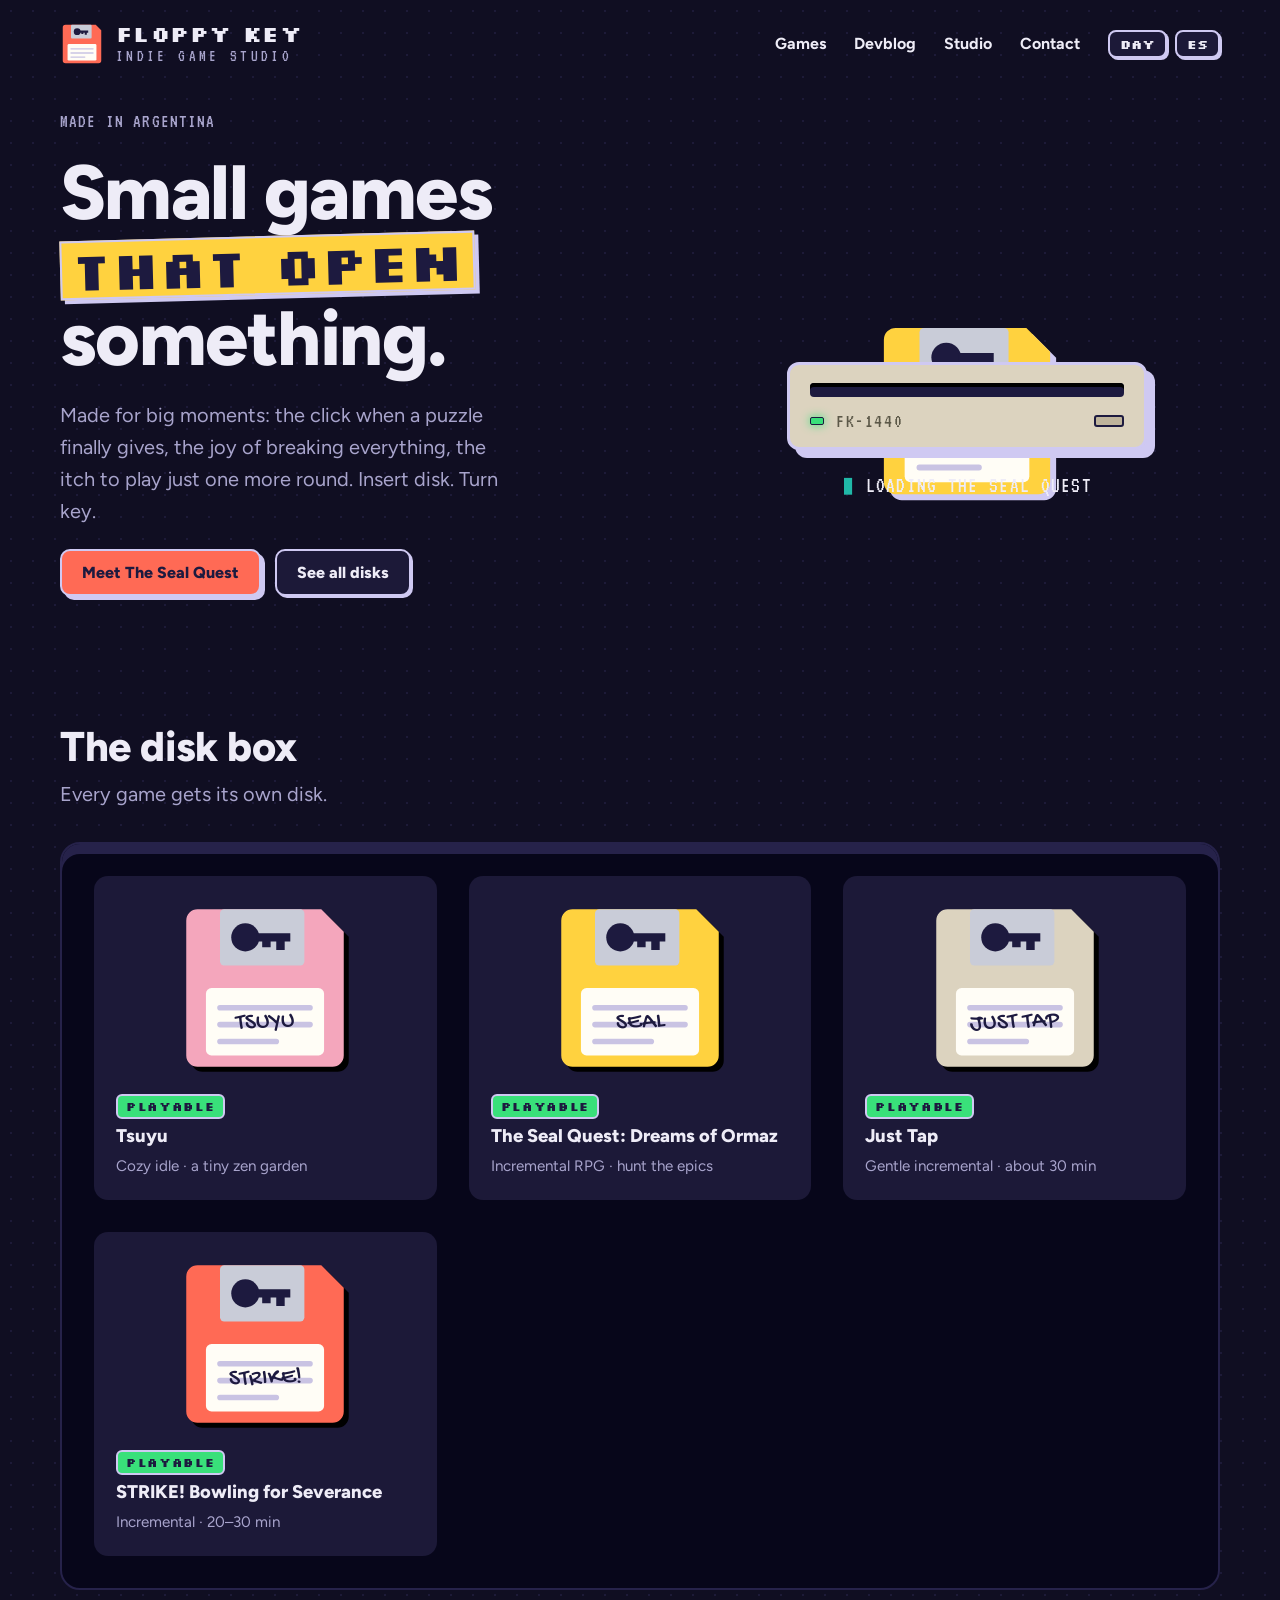
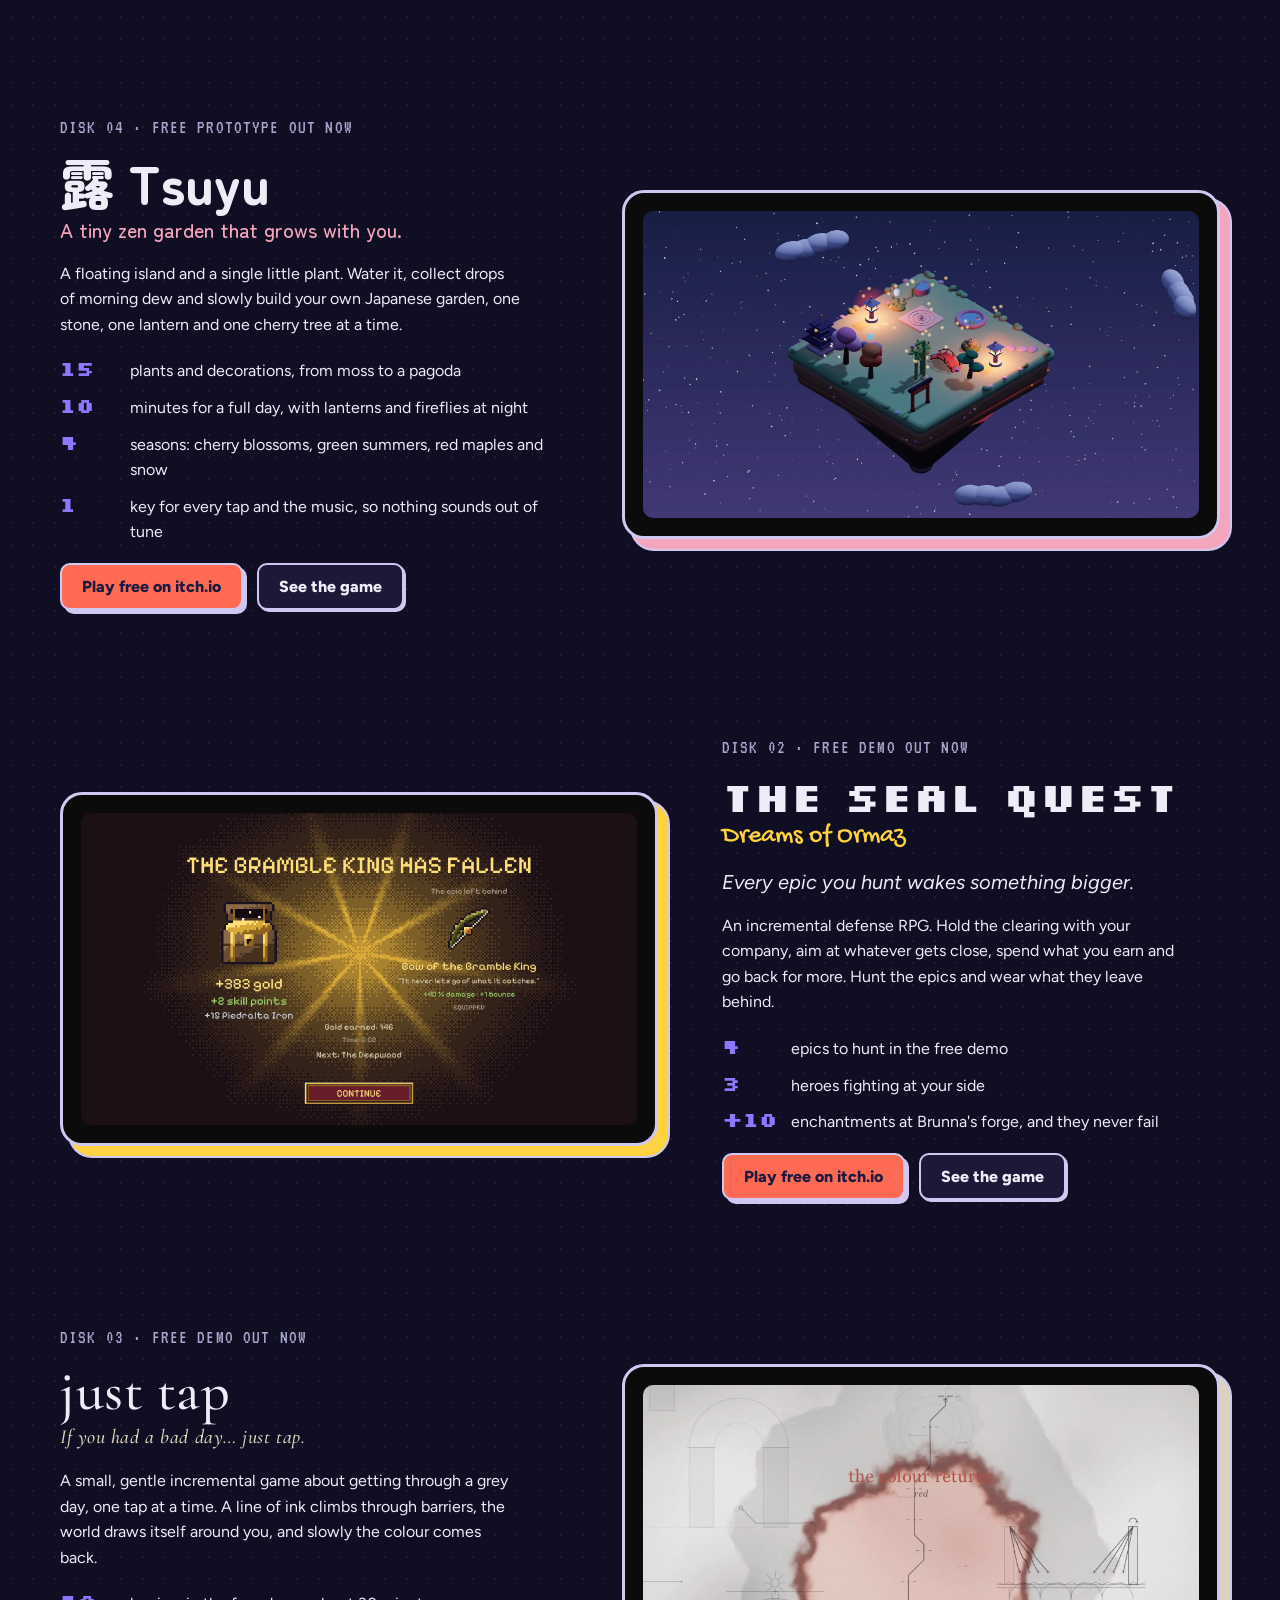
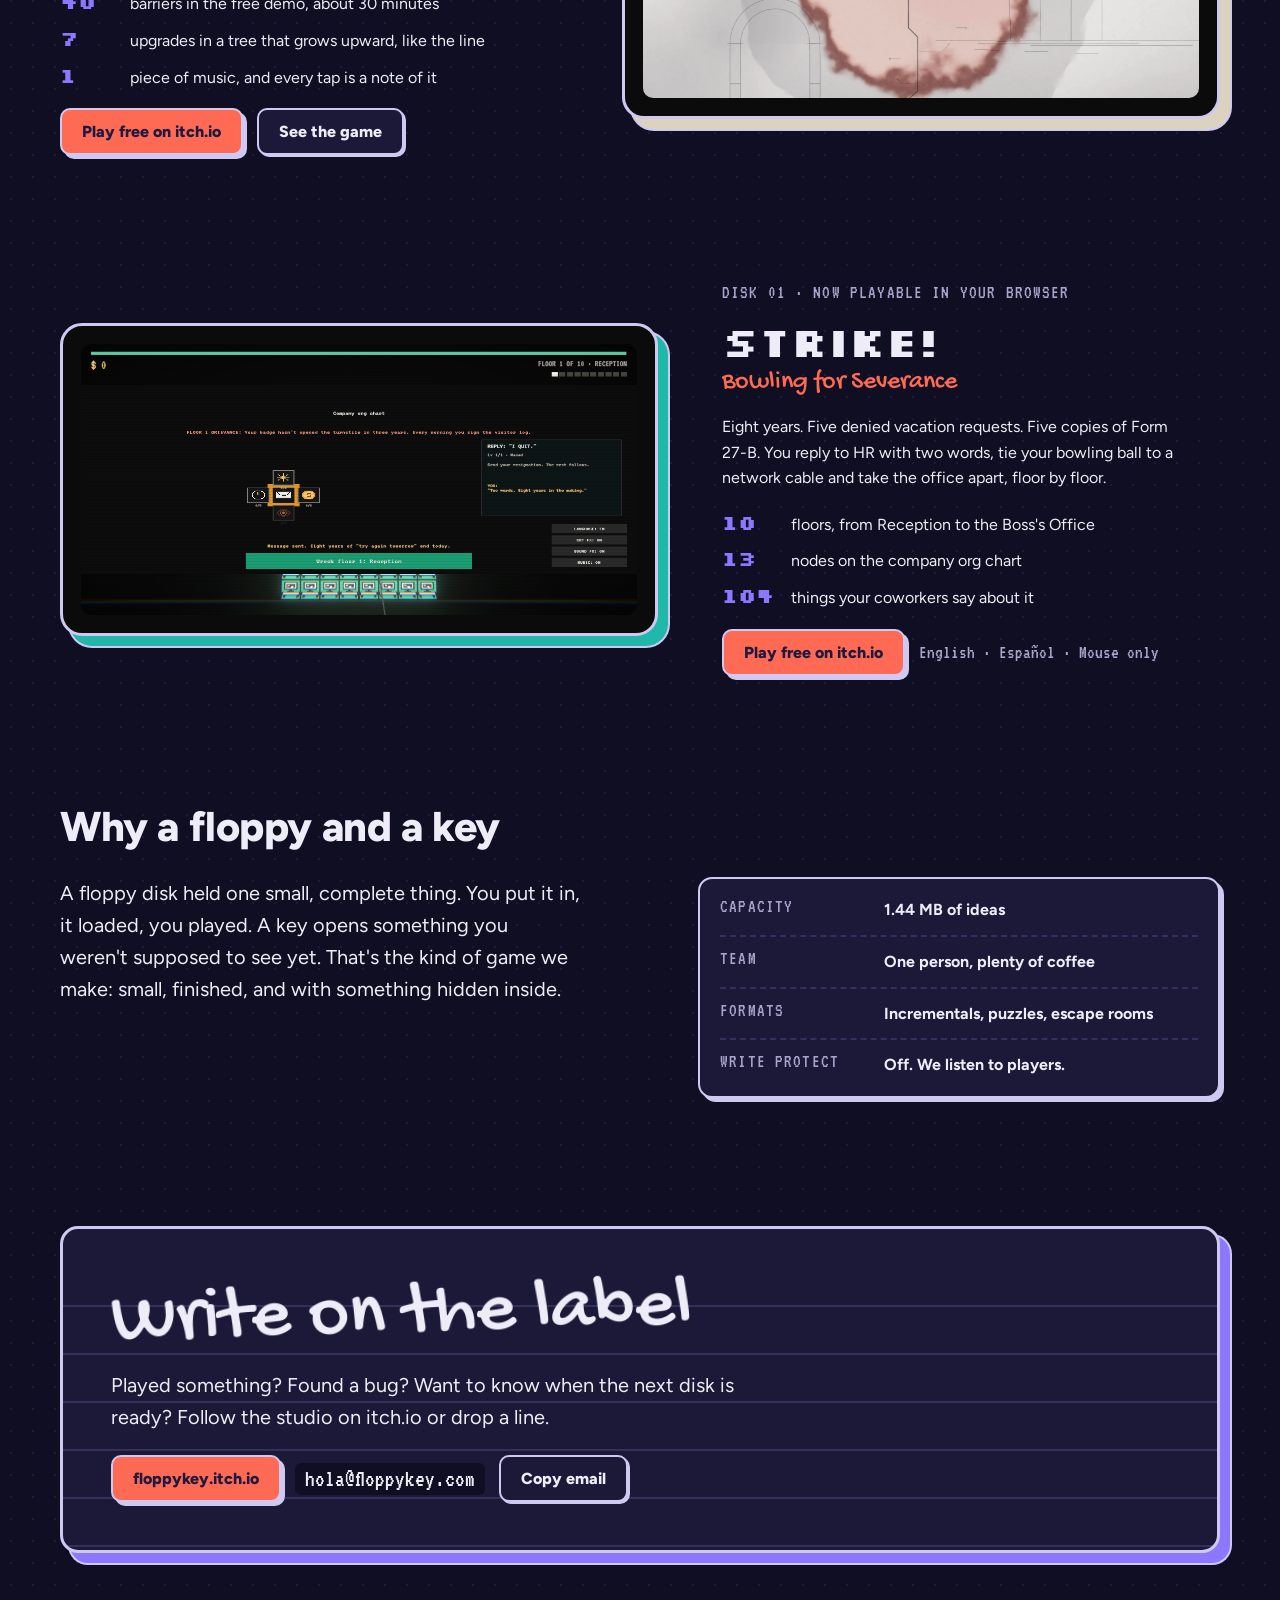
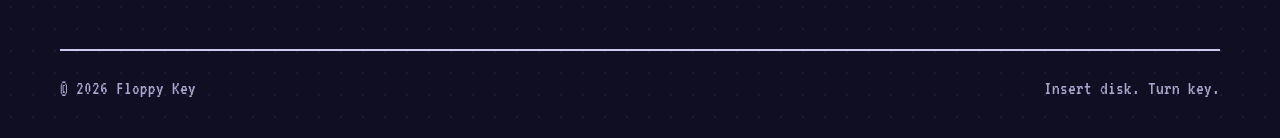
<file: index.html>
<!doctype html>
<html lang="en">
<head>
  <meta charset="utf-8">
  <meta name="viewport" content="width=device-width, initial-scale=1, viewport-fit=cover">
  <title>Floppy Key</title>
  <meta name="description" content="Floppy Key is an indie game studio making small games with big moments.">
  <link rel="icon" href="assets/favicon.svg" type="image/svg+xml">
  <link rel="preconnect" href="https://fonts.googleapis.com">
  <link rel="preconnect" href="https://fonts.gstatic.com" crossorigin>
  <link rel="stylesheet" href="https://fonts.googleapis.com/css2?family=Silkscreen:wght@400;700&family=Figtree:wght@400;500;700;800&family=Gochi+Hand&family=VT323&family=Cormorant+Garamond:ital,wght@0,500;1,500&family=Zen+Maru+Gothic:wght@500;900&display=swap">
  <link rel="stylesheet" href="styles.css">
  <script>
    // Night by default; the visitor's choice wins. Runs before the page draws, so it never flashes.
    try { if (localStorage.getItem("theme") === "light") document.documentElement.dataset.theme = "light"; } catch (e) {}
  </script>
</head>
<body>
  <a class="skip" href="#games" data-i18n="skip">Skip to the games</a>

  <header class="top">
    <a class="brand" href="#top" aria-label="Floppy Key, indie game studio, home">
      <svg class="brand-mark" viewBox="0 0 64 64" aria-hidden="true"><use href="#floppy"/></svg>
      <span class="brand-text">
        <span class="brand-name">Floppy&nbsp;Key</span>
        <span class="brand-sub">Indie game studio</span>
      </span>
    </a>
    <nav class="nav" aria-label="Main">
      <a href="#games" data-i18n="nav.games">Games</a>
      <a href="devblog/index.html" data-i18n="nav.devblog">Devblog</a>
      <a href="#studio" data-i18n="nav.studio">Studio</a>
      <a href="#contact" data-i18n="nav.contact">Contact</a>
      <span class="toggles">
        <button class="chip" id="theme" type="button">DAY</button>
        <button class="chip" id="lang" type="button" aria-label="Cambiar a español">ES</button>
      </span>
    </nav>
  </header>

  <main id="top">
    <!-- Hero: a disk drops into the drive and the drive light turns on. -->
    <section class="hero">
      <div class="hero-copy">
        <p class="eyebrow" data-i18n="hero.eyebrow">Made in Argentina</p>
        <h1 class="hero-title">
          <span data-i18n="hero.title1">Small games</span>
          <span class="hl" data-i18n="hero.title2">that open</span>
          <span data-i18n="hero.title3">something.</span>
        </h1>
        <p class="lead" data-i18n="hero.lead">Made for big moments: the click when a puzzle finally gives, the joy of breaking everything, the itch to play just one more round. Insert disk. Turn key.</p>
        <div class="actions">
          <a class="btn btn-primary" href="#seal-quest" data-i18n="hero.cta">Meet The Seal Quest</a>
          <a class="btn btn-ghost" href="#games" data-i18n="hero.cta2">See all disks</a>
        </div>
      </div>

      <div class="drive-stage" aria-hidden="true">
        <div class="disk disk-hero" style="--body: var(--sun)">
          <svg viewBox="0 0 64 64"><use href="#floppy"/></svg>
          <span class="disk-label">SEAL</span>
        </div>
        <div class="drive">
          <div class="drive-slot"></div>
          <div class="drive-face">
            <span class="drive-led"></span>
            <span class="drive-text">FK-1440</span>
            <span class="drive-btn"></span>
          </div>
        </div>
        <p class="drive-status"><span class="blink">▮</span> <span data-i18n="hero.loading">LOADING THE SEAL QUEST</span></p>
      </div>
    </section>

    <!-- The disk box: one floppy per game. -->
    <section class="games" id="games" aria-labelledby="games-title">
      <div class="section-head">
        <h2 id="games-title" data-i18n="games.title">The disk box</h2>
        <p data-i18n="games.sub">Every game gets its own disk.</p>
      </div>

      <ul class="box">
        <li>
          <a class="card" href="#tsuyu" style="--body: var(--sakura)">
            <span class="card-disk">
              <svg viewBox="0 0 64 64" aria-hidden="true"><use href="#floppy"/></svg>
              <span class="card-label">TSUYU</span>
            </span>
            <span class="card-meta">
              <span class="tag tag-live" data-i18n="tag.live">Playable</span>
              <span class="card-title">Tsuyu</span>
              <span class="card-genre" data-i18n="games.tsuyu.genre">Cozy idle · a tiny zen garden</span>
            </span>
          </a>
        </li>
        <li>
          <a class="card" href="#seal-quest" style="--body: var(--sun)">
            <span class="card-disk">
              <svg viewBox="0 0 64 64" aria-hidden="true"><use href="#floppy"/></svg>
              <span class="card-label">SEAL</span>
            </span>
            <span class="card-meta">
              <span class="tag tag-live" data-i18n="tag.live">Playable</span>
              <span class="card-title">The Seal Quest: Dreams of Ormaz</span>
              <span class="card-genre" data-i18n="games.sealquest.genre">Incremental RPG · hunt the epics</span>
            </span>
          </a>
        </li>
        <li>
          <a class="card" href="#just-tap" style="--body: var(--beige)">
            <span class="card-disk">
              <svg viewBox="0 0 64 64" aria-hidden="true"><use href="#floppy"/></svg>
              <span class="card-label">JUST TAP</span>
            </span>
            <span class="card-meta">
              <span class="tag tag-live" data-i18n="tag.live">Playable</span>
              <span class="card-title">Just Tap</span>
              <span class="card-genre" data-i18n="games.justtap.genre">Gentle incremental · about 30 min</span>
            </span>
          </a>
        </li>
        <li>
          <a class="card" href="#strike" style="--body: var(--coral)">
            <span class="card-disk">
              <svg viewBox="0 0 64 64" aria-hidden="true"><use href="#floppy"/></svg>
              <span class="card-label">STRIKE!</span>
            </span>
            <span class="card-meta">
              <span class="tag tag-live" data-i18n="tag.live">Playable</span>
              <span class="card-title">STRIKE! Bowling for Severance</span>
              <span class="card-genre" data-i18n="games.strike.genre">Incremental · 20–30 min</span>
            </span>
          </a>
        </li>
      </ul>
    </section>

    <!-- The cosy one: a zen garden of soft clay on a floating island. -->
    <section class="feature feature-flip" id="tsuyu" aria-labelledby="tsuyu-title">
      <div class="crt crt-sakura">
        <img src="tsuyu/media/garden-night.webp" width="1920" height="1080" loading="lazy" data-i18n-alt="tsuyu.alt" alt="Tsuyu: a Japanese garden on a floating island at night, with glowing lanterns, a pagoda, a red bridge and fireflies.">
      </div>
      <div class="feature-copy">
        <p class="eyebrow" data-i18n="tsuyu.eyebrow">Disk 04 · Free prototype out now</p>
        <h2 id="tsuyu-title" class="title-sakura">露 Tsuyu<span data-i18n="tsuyu.tagline">A tiny zen garden that grows with you.</span></h2>
        <p data-i18n="tsuyu.p1">A floating island and a single little plant. Water it, collect drops of morning dew and slowly build your own Japanese garden, one stone, one lantern and one cherry tree at a time.</p>
        <ul class="facts">
          <li><b>15</b> <span data-i18n="tsuyu.f1">plants and decorations, from moss to a pagoda</span></li>
          <li><b>10</b> <span data-i18n="tsuyu.f2">minutes for a full day, with lanterns and fireflies at night</span></li>
          <li><b>4</b> <span data-i18n="tsuyu.f4">seasons: cherry blossoms, green summers, red maples and snow</span></li>
          <li><b>1</b> <span data-i18n="tsuyu.f3">key for every tap and the music, so nothing sounds out of tune</span></li>
        </ul>
        <div class="actions">
          <a class="btn btn-primary" href="https://floppykey.itch.io/tsuyu" target="_blank" rel="noopener" data-i18n="tsuyu.cta">Play free on itch.io</a>
          <a class="btn btn-ghost" href="tsuyu/index.html" data-i18n="tsuyu.more">See the game</a>
        </div>
      </div>
    </section>

    <!-- The game in development. -->
    <section class="feature" id="seal-quest" aria-labelledby="seal-quest-title">
      <div class="crt crt-sun">
        <img src="seal-quest/media/epic-victory.webp" width="1920" height="1080" loading="lazy" data-i18n-alt="seal.alt" alt="The Seal Quest: the Bramble King has fallen, and his chest of gold and his bow wait in the clearing.">
      </div>
      <div class="feature-copy">
        <p class="eyebrow" data-i18n="seal.eyebrow">Disk 02 · Free demo out now</p>
        <h2 id="seal-quest-title" class="title-sun">THE SEAL QUEST<span>Dreams of Ormaz</span></h2>
        <p class="tagline-sun" data-i18n="seal.tagline">Every epic you hunt wakes something bigger.</p>
        <p data-i18n="seal.p1">An incremental defense RPG. Hold the clearing with your company, aim at whatever gets close, spend what you earn and go back for more. Hunt the epics and wear what they leave behind.</p>
        <ul class="facts">
          <li><b>4</b> <span data-i18n="seal.f1">epics to hunt in the free demo</span></li>
          <li><b>3</b> <span data-i18n="seal.f2">heroes fighting at your side</span></li>
          <li><b>+10</b> <span data-i18n="seal.f3">enchantments at Brunna's forge, and they never fail</span></li>
        </ul>
        <div class="actions">
          <a class="btn btn-primary" href="https://floppykey.itch.io/the-seal-quest-dreams-of-ormaz" target="_blank" rel="noopener" data-i18n="seal.cta">Play free on itch.io</a>
          <a class="btn btn-ghost" href="seal-quest/index.html" data-i18n="seal.more">See the game</a>
        </div>
      </div>
    </section>

    <!-- The gentle one: paper, ink, and the colour coming back. -->
    <section class="feature feature-flip" id="just-tap" aria-labelledby="just-tap-title">
      <div class="crt crt-paper">
        <img src="just-tap/media/colour.webp" width="1920" height="1080" loading="lazy" data-i18n-alt="justtap.alt" alt="Just Tap: the colour comes back to a grey world, spreading like wet watercolour around the line of ink.">
      </div>
      <div class="feature-copy">
        <p class="eyebrow" data-i18n="justtap.eyebrow">Disk 03 · Free demo out now</p>
        <h2 id="just-tap-title" class="title-paper">just tap<span data-i18n="justtap.tagline">If you had a bad day… just tap.</span></h2>
        <p data-i18n="justtap.p1">A small, gentle incremental game about getting through a grey day, one tap at a time. A line of ink climbs through barriers, the world draws itself around you, and slowly the colour comes back.</p>
        <ul class="facts">
          <li><b>40</b> <span data-i18n="justtap.f1">barriers in the free demo, about 30 minutes</span></li>
          <li><b>7</b> <span data-i18n="justtap.f2">upgrades in a tree that grows upward, like the line</span></li>
          <li><b>1</b> <span data-i18n="justtap.f3">piece of music, and every tap is a note of it</span></li>
        </ul>
        <div class="actions">
          <a class="btn btn-primary" href="https://floppykey.itch.io/just-tap" target="_blank" rel="noopener" data-i18n="justtap.cta">Play free on itch.io</a>
          <a class="btn btn-ghost" href="just-tap/index.html" data-i18n="justtap.more">See the game</a>
        </div>
      </div>
    </section>

    <!-- Featured game. -->
    <section class="feature" id="strike" aria-labelledby="strike-title">
      <div class="crt">
        <img src="assets/strike-orgchart.png" width="1094" height="534" alt="STRIKE! in English: the company org chart, with the 'Reply: I quit' node bought and Floor 1, Reception, up next.">
      </div>
      <div class="feature-copy">
        <p class="eyebrow" data-i18n="strike.eyebrow">Disk 01 · Now playable in your browser</p>
        <h2 id="strike-title">STRIKE!<span>Bowling for Severance</span></h2>
        <p data-i18n="strike.p1">Eight years. Five denied vacation requests. Five copies of Form 27-B. You reply to HR with two words, tie your bowling ball to a network cable and take the office apart, floor by floor.</p>
        <ul class="facts">
          <li><b>10</b> <span data-i18n="strike.f1">floors, from Reception to the Boss's Office</span></li>
          <li><b>13</b> <span data-i18n="strike.f2">nodes on the company org chart</span></li>
          <li><b>104</b> <span data-i18n="strike.f3">things your coworkers say about it</span></li>
        </ul>
        <div class="actions">
          <!-- Replace with the real page once it is published. -->
          <a class="btn btn-primary" href="https://floppykey.itch.io/strike-bowling-for-severance" target="_blank" rel="noopener" data-i18n="strike.cta">Play free on itch.io</a>
          <span class="note" data-i18n="strike.langs">English · Español · Mouse only</span>
        </div>
      </div>
    </section>

    <!-- Studio. -->
    <section class="studio" id="studio" aria-labelledby="studio-title">
      <h2 id="studio-title" data-i18n="studio.title">Why a floppy and a key</h2>
      <div class="studio-grid">
        <p data-i18n="studio.p1">A floppy disk held one small, complete thing. You put it in, it loaded, you played. A key opens something you weren't supposed to see yet. That's the kind of game we make: small, finished, and with something hidden inside.</p>
        <dl class="specs">
          <div><dt data-i18n="spec.capacity">Capacity</dt><dd data-i18n="spec.capacity.v">1.44 MB of ideas</dd></div>
          <div><dt data-i18n="spec.team">Team</dt><dd data-i18n="spec.team.v">One person, plenty of coffee</dd></div>
          <div><dt data-i18n="spec.formats">Formats</dt><dd data-i18n="spec.formats.v">Incrementals, puzzles, escape rooms</dd></div>
          <div><dt data-i18n="spec.write">Write protect</dt><dd data-i18n="spec.write.v">Off. We listen to players.</dd></div>
        </dl>
      </div>
    </section>

    <!-- Contact. -->
    <section class="contact" id="contact" aria-labelledby="contact-title">
      <div class="label-card">
        <h2 id="contact-title" data-i18n="contact.title">Write on the label</h2>
        <p data-i18n="contact.p">Played something? Found a bug? Want to know when the next disk is ready? Follow the studio on itch.io or drop a line.</p>
        <div class="contact-row">
          <a class="btn btn-primary" href="https://floppykey.itch.io" target="_blank" rel="noopener">floppykey.itch.io</a>
          <!-- Replace with the real address once the domain is registered. -->
          <span class="mail">hola@floppykey.com</span>
          <button class="btn btn-ghost" id="copy" type="button" data-i18n="contact.copy">Copy email</button>
        </div>
      </div>
    </section>
  </main>

  <footer class="foot">
    <span>© 2026 Floppy Key</span>
    <span data-i18n="foot">Insert disk. Turn key.</span>
  </footer>

  <!-- The floppy, drawn once and reused: body, shutter with a key cut out, label. -->
  <svg width="0" height="0" style="position:absolute" aria-hidden="true">
    <symbol id="floppy" viewBox="0 0 64 64">
      <path d="M6 4h46l8 8v44a4 4 0 0 1-4 4H8a4 4 0 0 1-4-4V8a4 4 0 0 1 4-4z" style="fill: var(--body, var(--disk-ink))"/>
      <rect x="16" y="4" width="30" height="20" rx="1.5" style="fill: var(--metal)"/>
      <!-- A key cut into the shutter. -->
      <circle cx="25" cy="14" r="5" style="fill: var(--disk-ink)"/>
      <path d="M29 12.5h12v3h-2v3h-3v-3h-2v2h-3v-2h-2z" style="fill: var(--disk-ink)"/>
      <rect x="11" y="32" width="42" height="24" rx="2" style="fill: var(--label)"/>
      <rect x="15" y="38" width="34" height="2" rx="1" style="fill: var(--disk-rule)"/>
      <rect x="15" y="44" width="34" height="2" rx="1" style="fill: var(--disk-rule)"/>
      <rect x="15" y="50" width="22" height="2" rx="1" style="fill: var(--disk-rule)"/>
    </symbol>
  </svg>

  <script src="main.js"></script>
</body>
</html>
</file>
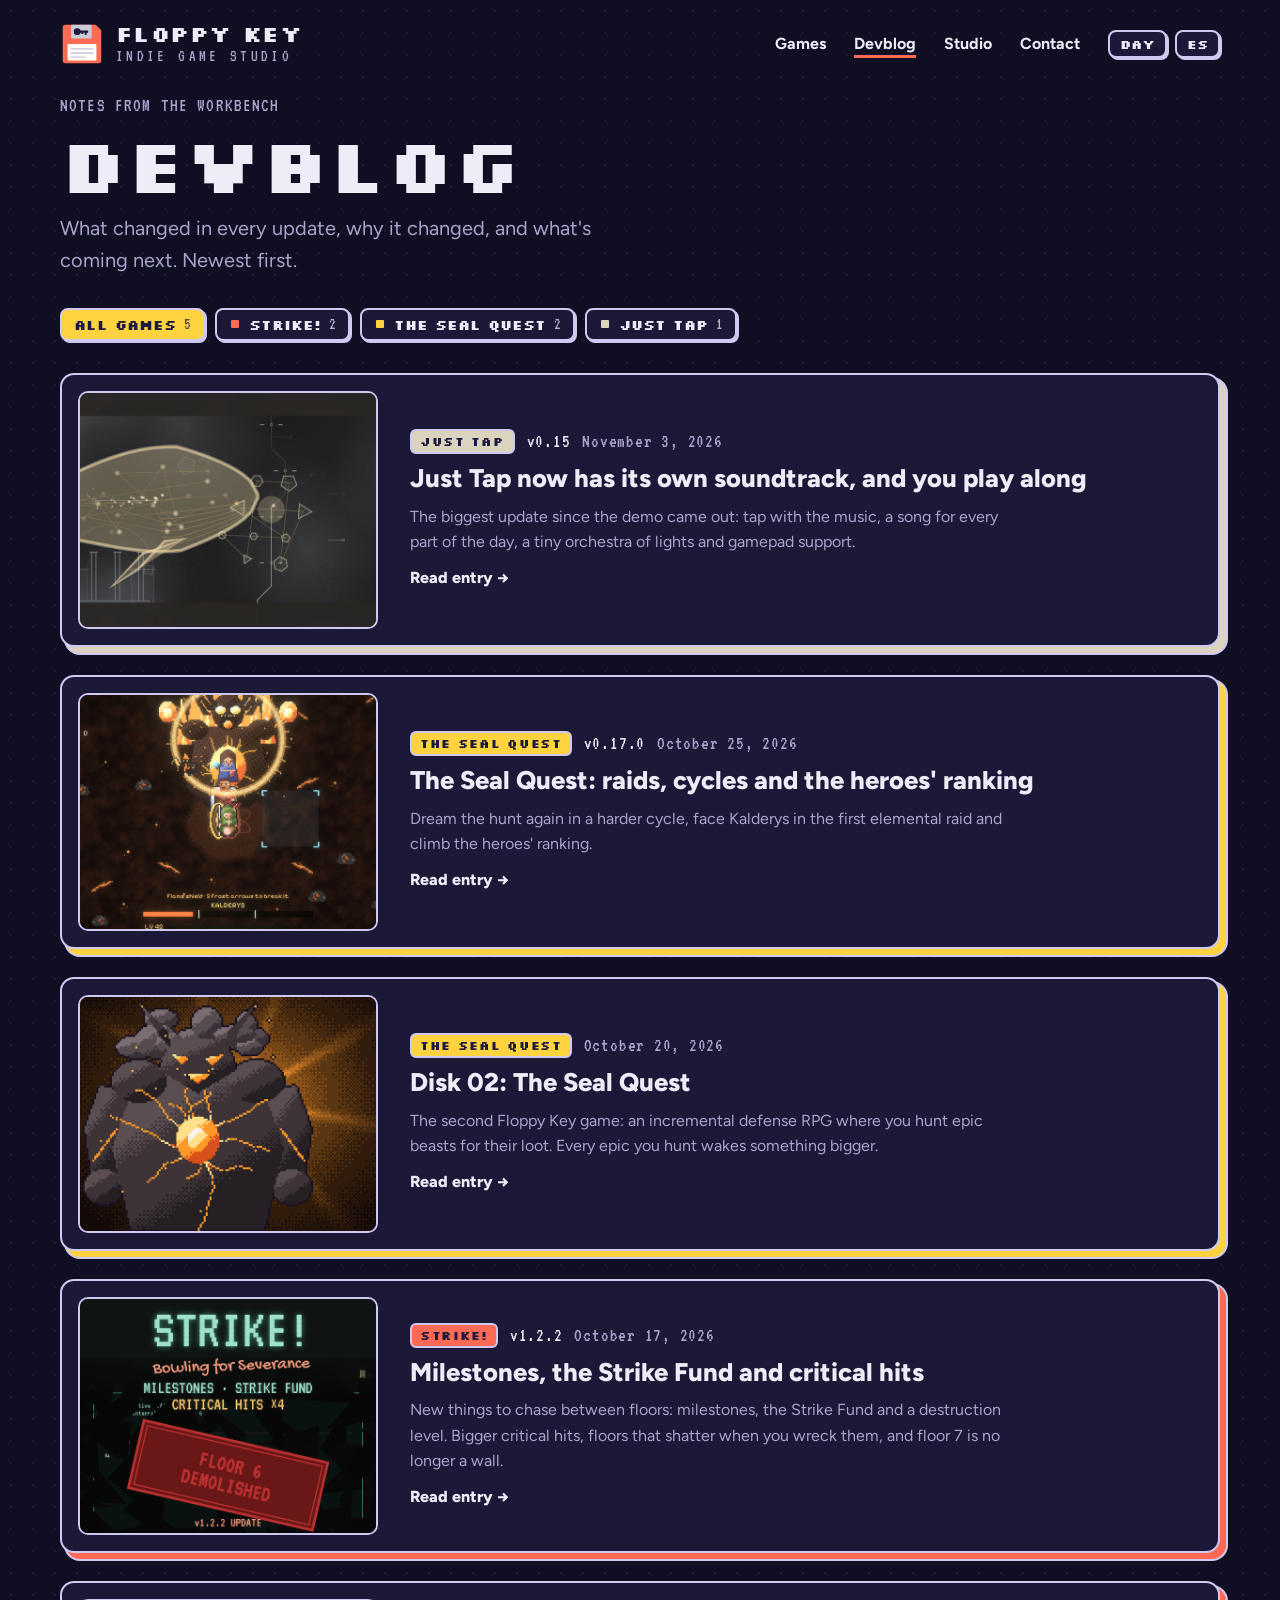
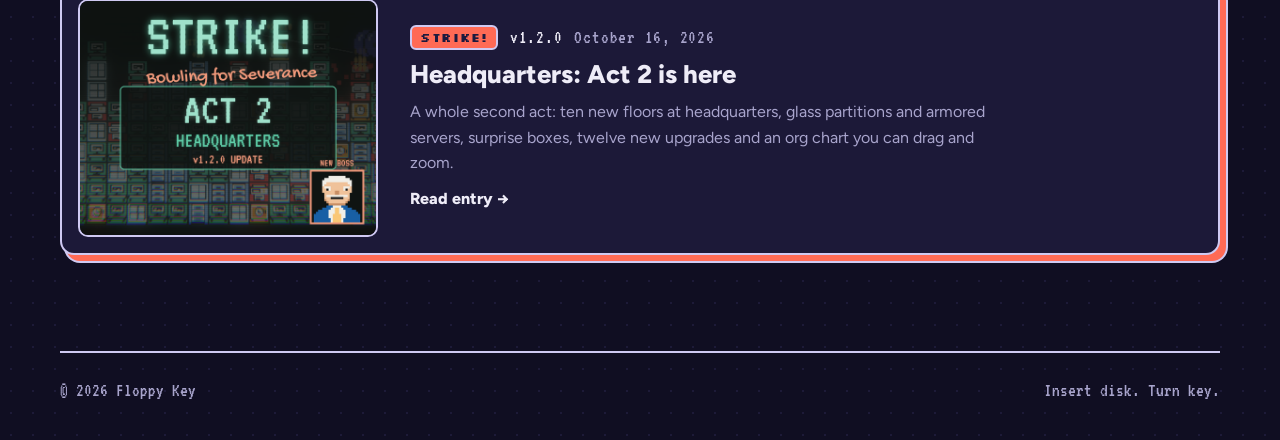
<file: devblog/index.html>
<!doctype html>
<html lang="en">
<head>
  <meta charset="utf-8">
  <meta name="viewport" content="width=device-width, initial-scale=1, viewport-fit=cover">
  <title>Devblog · Floppy Key</title>
  <meta name="description" content="Devlogs from Floppy Key: what changed in every update of our games, and why.">
  <meta property="og:type" content="website">
  <meta property="og:site_name" content="Floppy Key">
  <meta property="og:title" content="Floppy Key devblog">
  <meta property="og:description" content="Devlogs from Floppy Key: what changed in every update of our games, and why.">
  <meta property="og:url" content="https://floppykey.com/devblog/index.html">
  <meta property="og:image" content="https://floppykey.com/devblog/just-tap-0-15/cover-630x500.png">
  <meta name="twitter:card" content="summary_large_image">
  <link rel="icon" href="../assets/favicon.svg" type="image/svg+xml">
  <link rel="alternate" type="application/rss+xml" title="Floppy Key devblog" href="../devblog/feed.xml">
  <link rel="preconnect" href="https://fonts.googleapis.com">
  <link rel="preconnect" href="https://fonts.gstatic.com" crossorigin>
  <link rel="stylesheet" href="https://fonts.googleapis.com/css2?family=Silkscreen:wght@400;700&family=Figtree:wght@400;500;700;800&family=Gochi+Hand&family=VT323&display=swap">
  <link rel="stylesheet" href="../styles.css">
  <script>
    try { if (localStorage.getItem("theme") === "light") document.documentElement.dataset.theme = "light"; } catch (e) {}
  </script>
</head>
<body>
  <!-- Generated by tools/build_devblog.py from post.md. Edit the Markdown, not this file. -->
  <a class="skip" href="#posts" data-i18n="skip.posts">Skip to the entries</a>

  <header class="top">
    <a class="brand" href="../index.html" aria-label="Floppy Key, indie game studio, home">
      <svg class="brand-mark" viewBox="0 0 64 64" aria-hidden="true"><use href="#floppy"/></svg>
      <span class="brand-text">
        <span class="brand-name">Floppy&nbsp;Key</span>
        <span class="brand-sub">Indie game studio</span>
      </span>
    </a>
    <nav class="nav" aria-label="Main">
      <a href="../index.html#games" data-i18n="nav.games">Games</a>
      <a href="../devblog/index.html" data-i18n="nav.devblog" aria-current="page">Devblog</a>
      <a href="../index.html#studio" data-i18n="nav.studio">Studio</a>
      <a href="../index.html#contact" data-i18n="nav.contact">Contact</a>
      <span class="toggles">
        <button class="chip" id="theme" type="button">DAY</button>
        <button class="chip" id="lang" type="button" aria-label="Cambiar a español">ES</button>
      </span>
    </nav>
  </header>

  <main id="posts" class="blog">
    <section class="blog-head">
      <p class="eyebrow" data-i18n="devblog.eyebrow">Notes from the workbench</p>
      <h1 class="blog-title">Devblog</h1>
      <p class="blog-sub" data-i18n="devblog.sub">What changed in every update, why it changed, and what's coming next. Newest first.</p>
    </section>

    <nav class="filters" aria-label="Filter by game">
      <a class="filter" href="index.html" data-filter="" aria-current="true"><span data-i18n="devblog.all">All games</span> <span class="filter-count">5</span></a>
      <a class="filter" href="index.html?game=strike" data-filter="strike" style="--body: var(--coral)"><span class="filter-dot" aria-hidden="true"></span>STRIKE! <span class="filter-count">2</span></a>
      <a class="filter" href="index.html?game=seal-quest" data-filter="seal-quest" style="--body: var(--sun)"><span class="filter-dot" aria-hidden="true"></span>THE SEAL QUEST <span class="filter-count">2</span></a>
      <a class="filter" href="index.html?game=just-tap" data-filter="just-tap" style="--body: var(--beige)"><span class="filter-dot" aria-hidden="true"></span>JUST TAP <span class="filter-count">1</span></a>
    </nav>

    <ul class="posts">
      <li data-game="just-tap">
        <a class="post-card" href="just-tap-0-15/index.html" style="--body: var(--beige)">
          <img class="post-card-cover" src="just-tap-0-15/cover-630x500.png" alt="" width="630" height="500" decoding="async">
          <span class="post-card-body">
            <span class="post-meta"><span class="tag tag-game">JUST TAP</span><span class="post-version">v0.15</span><time datetime="2026-11-03" data-date>November 3, 2026</time></span>
            <span class="post-card-title" lang="en">Just Tap now has its own soundtrack, and you play along</span>
            <span class="post-card-summary" lang="en">The biggest update since the demo came out: tap with the music, a song for every part of the day, a tiny orchestra of lights and gamepad support.</span>
            <span class="post-card-read" data-i18n="devblog.read">Read entry</span>
          </span>
        </a>
      </li>
      <li data-game="seal-quest">
        <a class="post-card" href="seal-quest-0-17/index.html" style="--body: var(--sun)">
          <img class="post-card-cover" src="seal-quest-0-17/cover-630x500.png" alt="" width="630" height="500" loading="lazy" decoding="async">
          <span class="post-card-body">
            <span class="post-meta"><span class="tag tag-game">THE SEAL QUEST</span><span class="post-version">v0.17.0</span><time datetime="2026-10-25" data-date>October 25, 2026</time></span>
            <span class="post-card-title" lang="en" data-only="en">The Seal Quest: raids, cycles and the heroes&#x27; ranking</span><span class="post-card-title" lang="es" data-only="es">The Seal Quest: raids, ciclos y el ranking de héroes</span>
            <span class="post-card-summary" lang="en" data-only="en">Dream the hunt again in a harder cycle, face Kalderys in the first elemental raid and climb the heroes&#x27; ranking.</span><span class="post-card-summary" lang="es" data-only="es">Sueña la cacería de nuevo en un ciclo más difícil, enfrenta a Kalderys en el primer raid elemental y sube en el ranking de héroes.</span>
            <span class="post-card-read" data-i18n="devblog.read">Read entry</span>
          </span>
        </a>
      </li>
      <li data-game="seal-quest">
        <a class="post-card" href="seal-quest-announce/index.html" style="--body: var(--sun)">
          <img class="post-card-cover" src="seal-quest-announce/cover-630x500.png" alt="" width="630" height="500" loading="lazy" decoding="async">
          <span class="post-card-body">
            <span class="post-meta"><span class="tag tag-game">THE SEAL QUEST</span><time datetime="2026-10-20" data-date>October 20, 2026</time></span>
            <span class="post-card-title" lang="en">Disk 02: The Seal Quest</span>
            <span class="post-card-summary" lang="en">The second Floppy Key game: an incremental defense RPG where you hunt epic beasts for their loot. Every epic you hunt wakes something bigger.</span>
            <span class="post-card-read" data-i18n="devblog.read">Read entry</span>
          </span>
        </a>
      </li>
      <li data-game="strike">
        <a class="post-card" href="strike-1-2-2/index.html" style="--body: var(--coral)">
          <img class="post-card-cover" src="strike-1-2-2/cover-630x500.png" alt="" width="630" height="500" loading="lazy" decoding="async">
          <span class="post-card-body">
            <span class="post-meta"><span class="tag tag-game">STRIKE!</span><span class="post-version">v1.2.2</span><time datetime="2026-10-17" data-date>October 17, 2026</time></span>
            <span class="post-card-title" lang="en">Milestones, the Strike Fund and critical hits</span>
            <span class="post-card-summary" lang="en">New things to chase between floors: milestones, the Strike Fund and a destruction level. Bigger critical hits, floors that shatter when you wreck them, and floor 7 is no longer a wall.</span>
            <span class="post-card-read" data-i18n="devblog.read">Read entry</span>
          </span>
        </a>
      </li>
      <li data-game="strike">
        <a class="post-card" href="strike-1-2-0/index.html" style="--body: var(--coral)">
          <img class="post-card-cover" src="strike-1-2-0/cover-630x500.png" alt="" width="630" height="500" loading="lazy" decoding="async">
          <span class="post-card-body">
            <span class="post-meta"><span class="tag tag-game">STRIKE!</span><span class="post-version">v1.2.0</span><time datetime="2026-10-16" data-date>October 16, 2026</time></span>
            <span class="post-card-title" lang="en">Headquarters: Act 2 is here</span>
            <span class="post-card-summary" lang="en">A whole second act: ten new floors at headquarters, glass partitions and armored servers, surprise boxes, twelve new upgrades and an org chart you can drag and zoom.</span>
            <span class="post-card-read" data-i18n="devblog.read">Read entry</span>
          </span>
        </a>
      </li>
    </ul>
    <p class="posts-empty" hidden data-i18n="devblog.empty">No entries for this game yet.</p>
  </main>

  <footer class="foot">
    <span>© 2026 Floppy Key</span>
    <span data-i18n="foot">Insert disk. Turn key.</span>
  </footer>

  <svg width="0" height="0" style="position:absolute" aria-hidden="true">
    <symbol id="floppy" viewBox="0 0 64 64">
      <path d="M6 4h46l8 8v44a4 4 0 0 1-4 4H8a4 4 0 0 1-4-4V8a4 4 0 0 1 4-4z" style="fill: var(--body, var(--disk-ink))"/>
      <rect x="16" y="4" width="30" height="20" rx="1.5" style="fill: var(--metal)"/>
      <circle cx="25" cy="14" r="5" style="fill: var(--disk-ink)"/>
      <path d="M29 12.5h12v3h-2v3h-3v-3h-2v2h-3v-2h-2z" style="fill: var(--disk-ink)"/>
      <rect x="11" y="32" width="42" height="24" rx="2" style="fill: var(--label)"/>
      <rect x="15" y="38" width="34" height="2" rx="1" style="fill: var(--disk-rule)"/>
      <rect x="15" y="44" width="34" height="2" rx="1" style="fill: var(--disk-rule)"/>
      <rect x="15" y="50" width="22" height="2" rx="1" style="fill: var(--disk-rule)"/>
    </symbol>
  </svg>

  <script src="../main.js"></script>
</body>
</html>
</file>
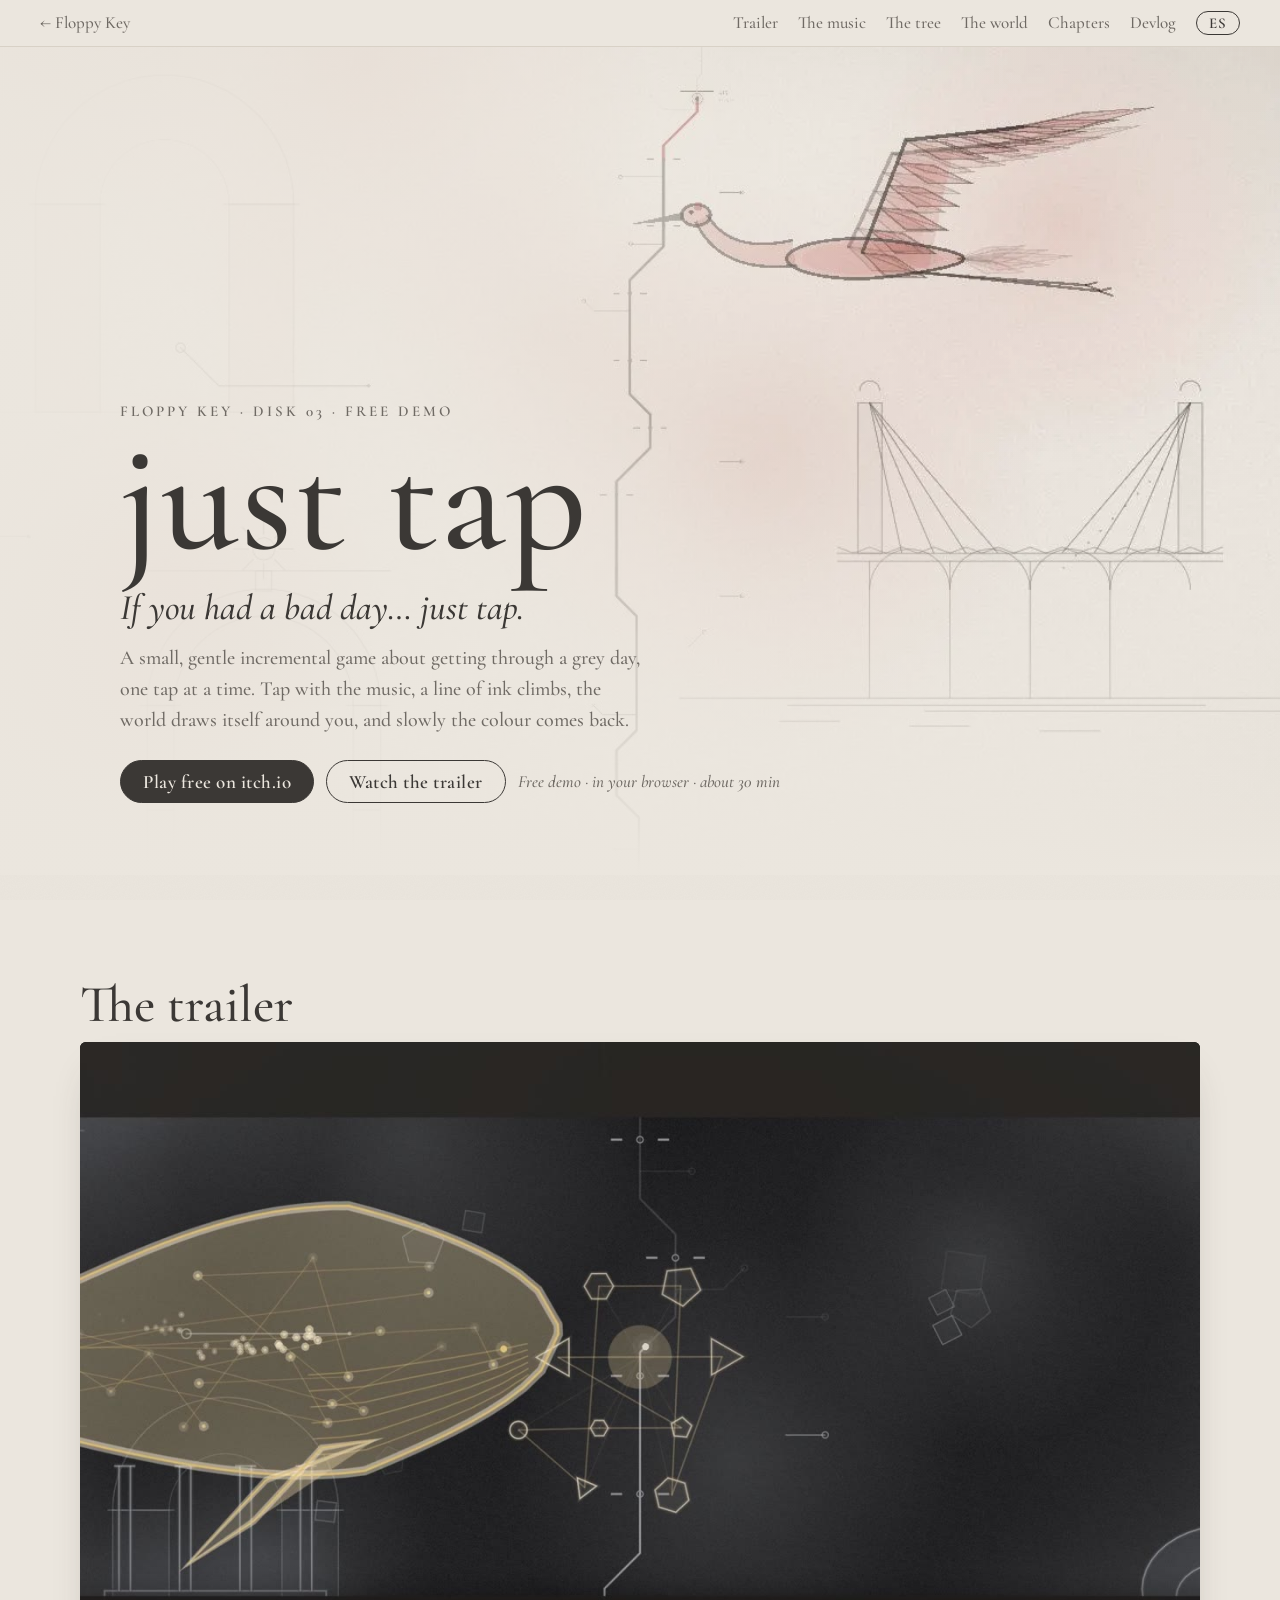
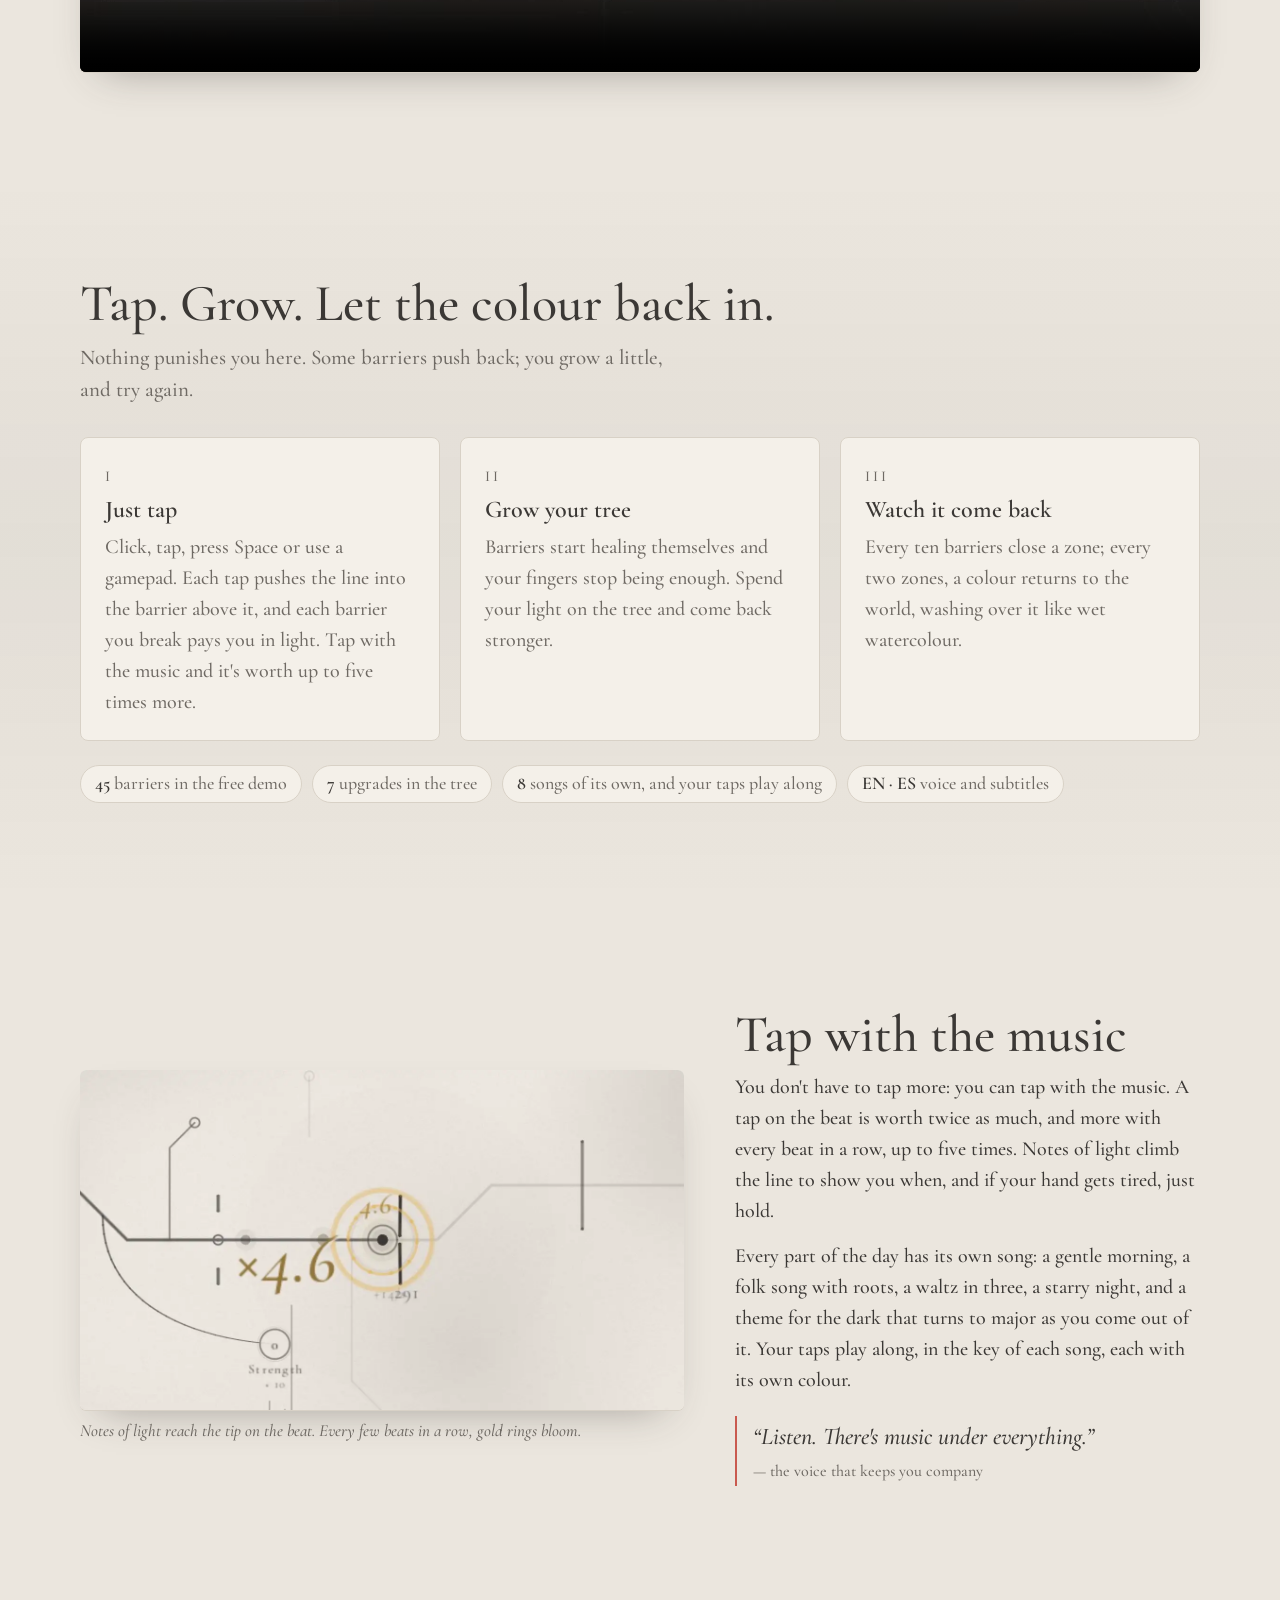
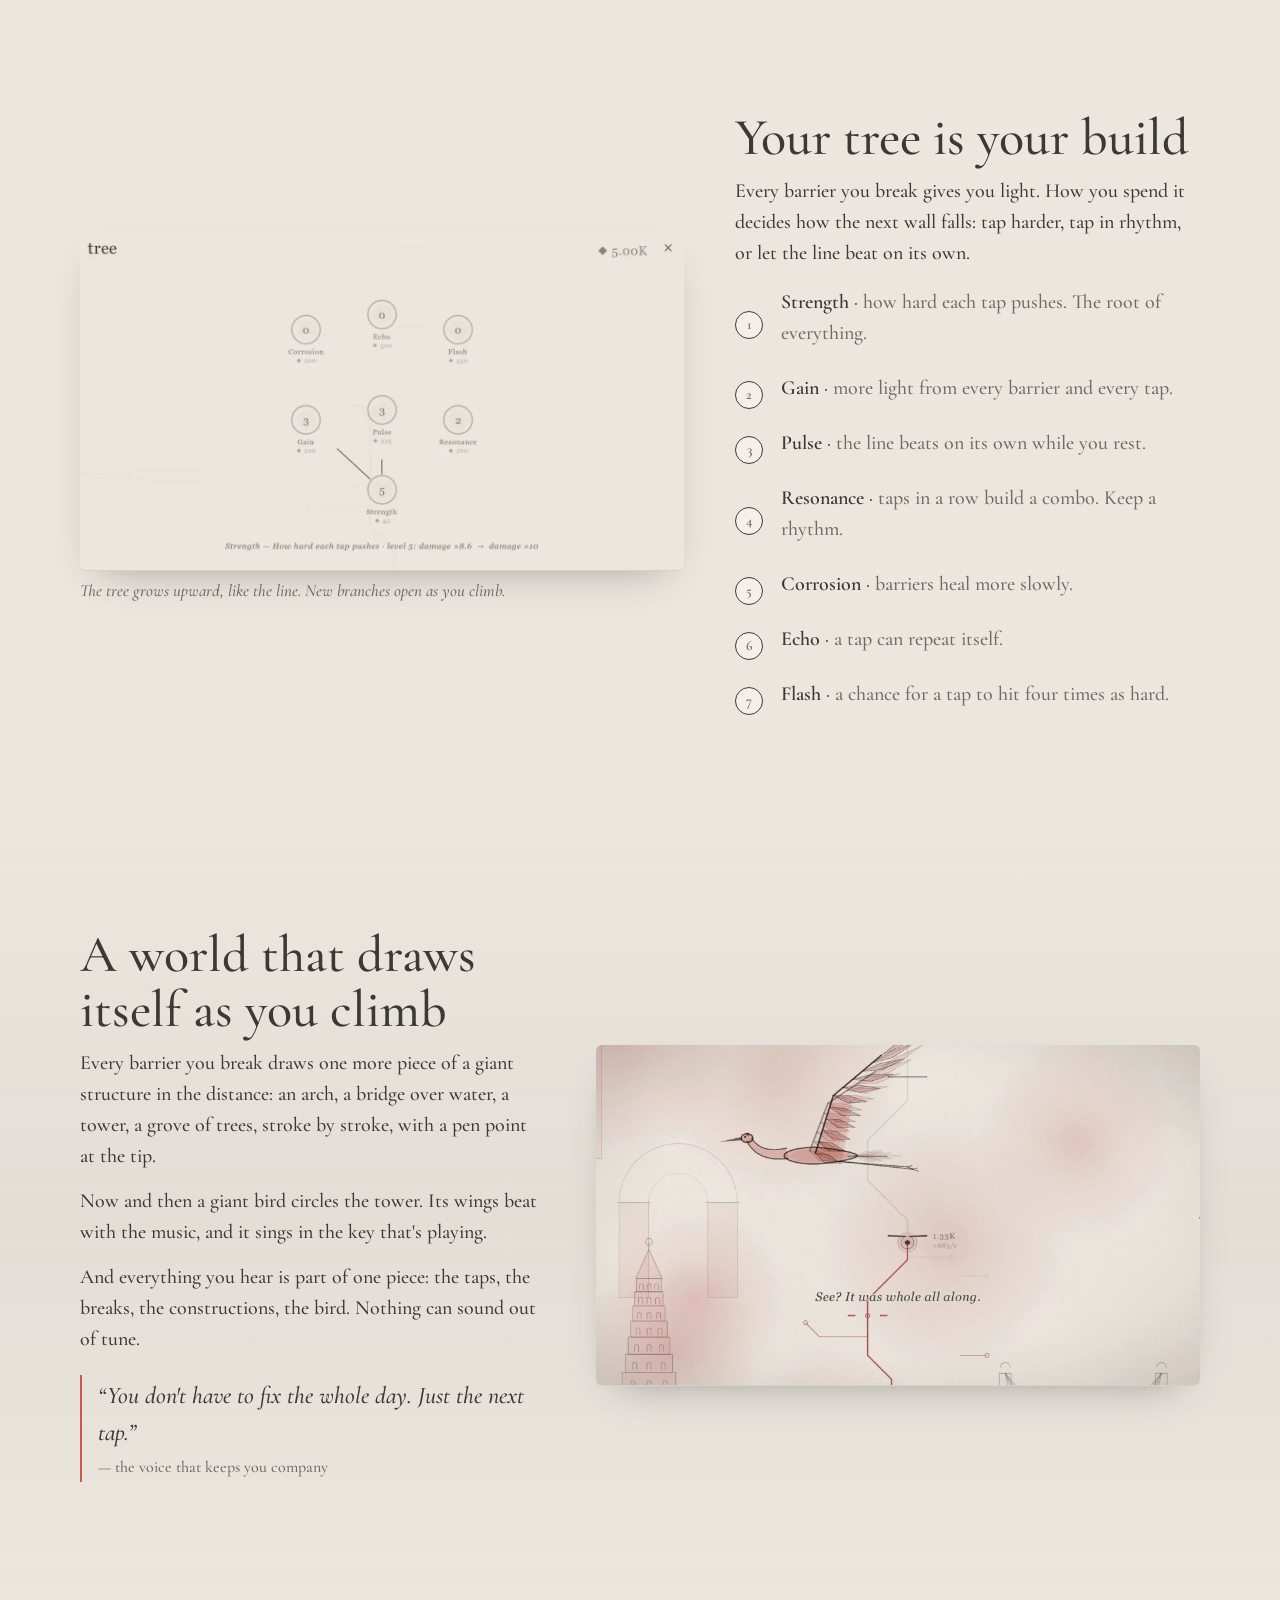
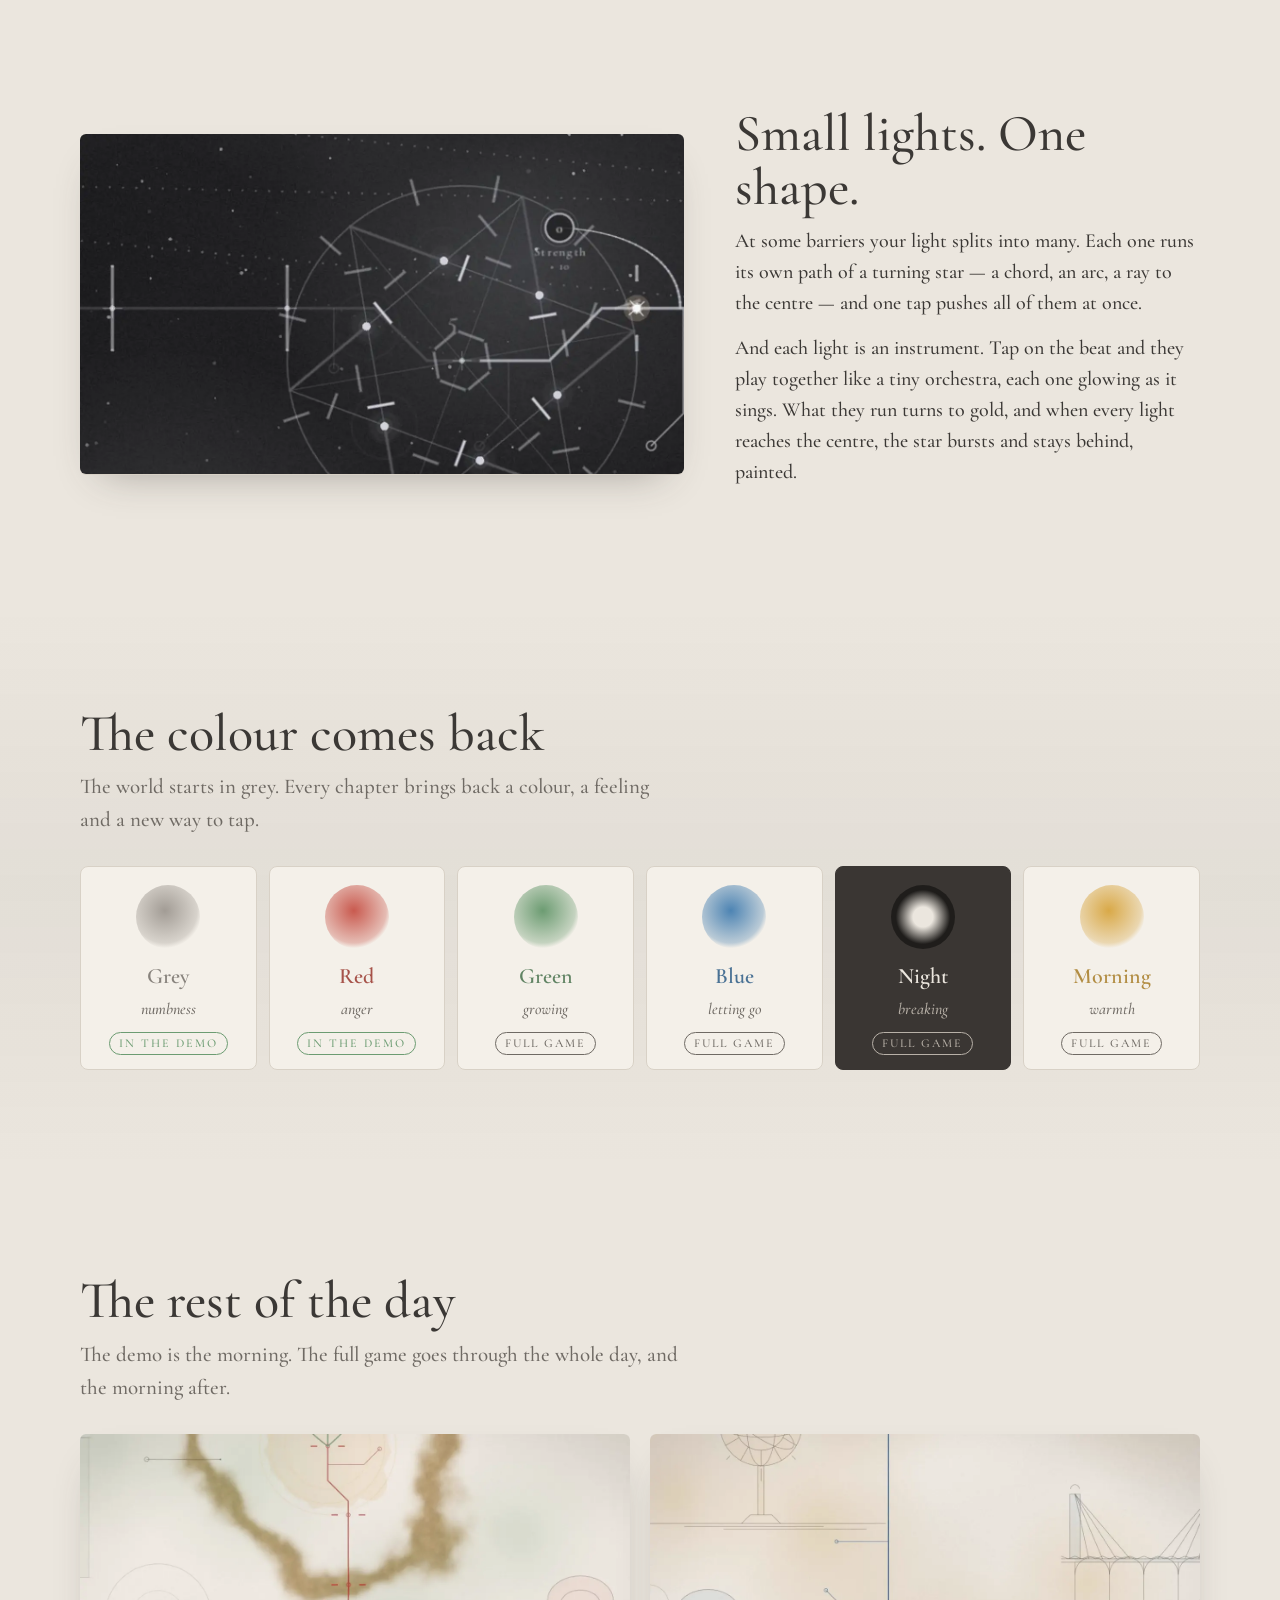
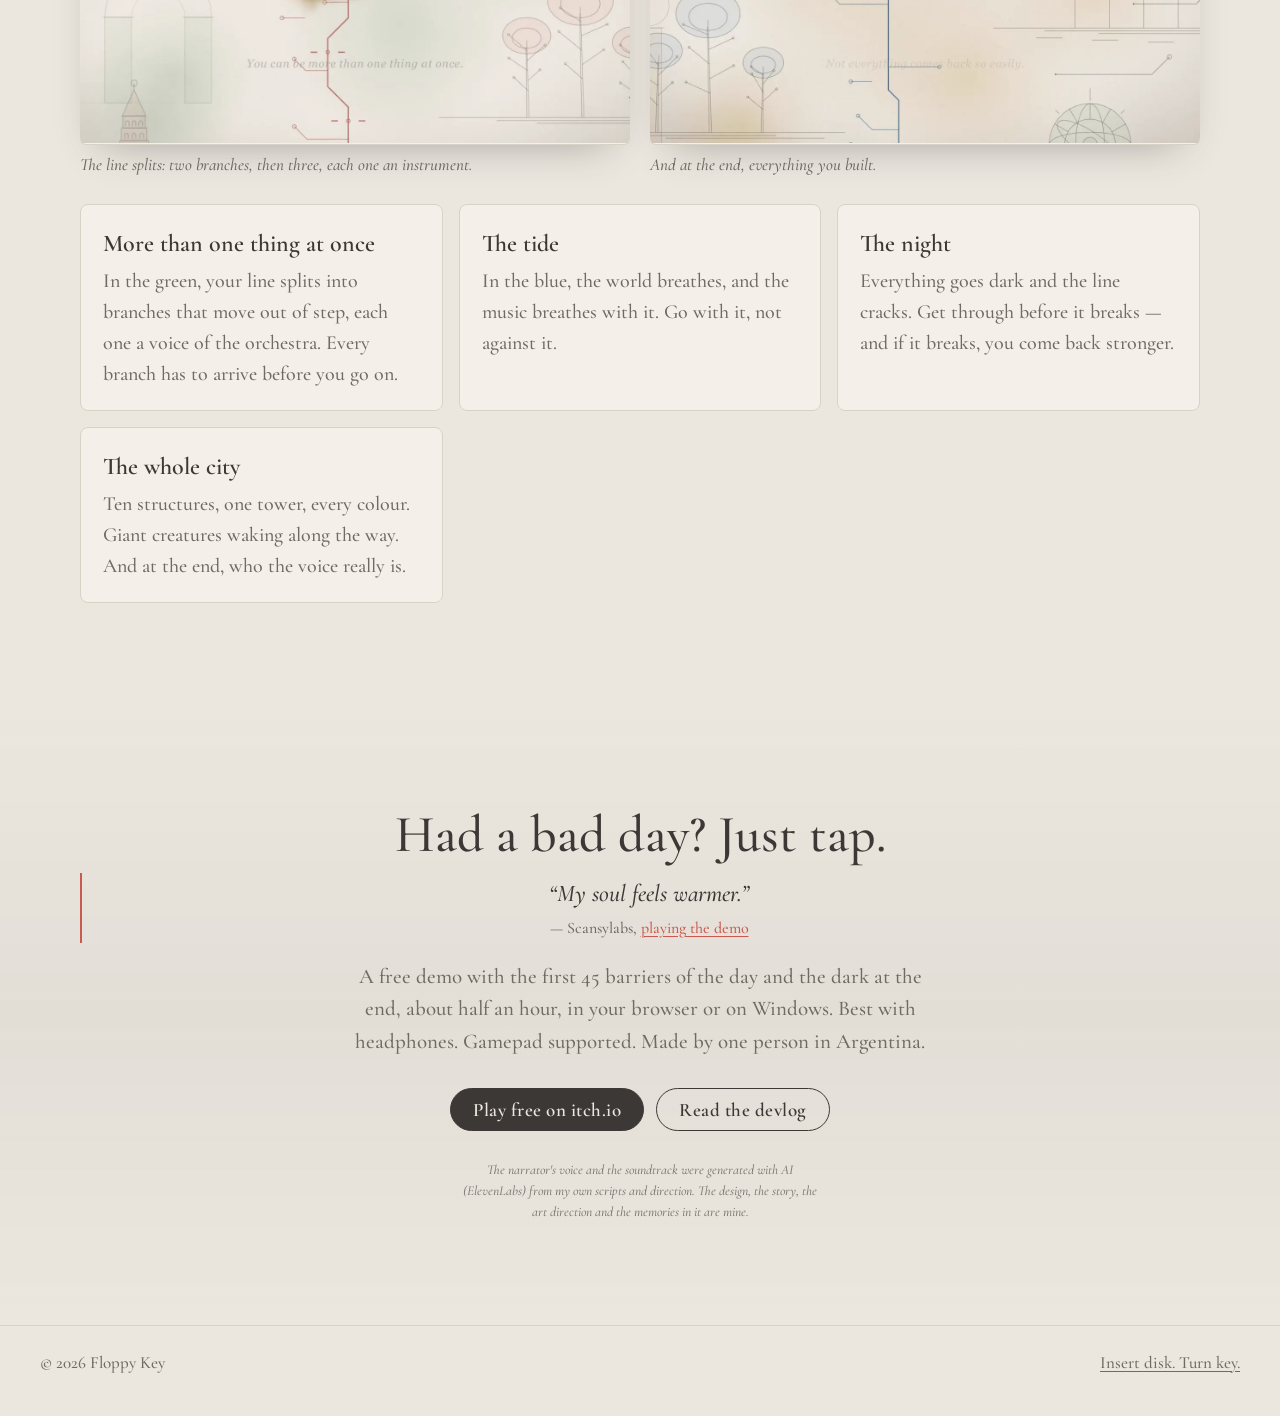
<file: just-tap/index.html>
<!doctype html>
<html lang="en">
<head>
  <meta charset="utf-8">
  <meta name="viewport" content="width=device-width, initial-scale=1, viewport-fit=cover">
  <title>Just Tap · Floppy Key</title>
  <meta name="description" content="Just Tap is a small, gentle incremental game about getting through a grey day, one tap at a time. If you had a bad day… just tap.">
  <meta property="og:title" content="Just Tap">
  <meta property="og:description" content="If you had a bad day… just tap. A gentle incremental game by Floppy Key.">
  <meta property="og:image" content="https://floppykey.com/just-tap/media/city.webp">
  <meta name="twitter:card" content="summary_large_image">
  <link rel="icon" href="../assets/favicon.svg" type="image/svg+xml">
  <link rel="preconnect" href="https://fonts.googleapis.com">
  <link rel="preconnect" href="https://fonts.gstatic.com" crossorigin>
  <link rel="stylesheet" href="https://fonts.googleapis.com/css2?family=Cormorant+Garamond:ital,wght@0,400;0,500;0,600;1,400;1,500&display=swap">
  <style>
    /* The game's own look: paper, ink, and the colours that come back one chapter at a time. */
    :root {
      --paper: #ebe6de; --paper-2: #f4f0e9; --ink: #3b3835; --dim: #6f6a64; --rule: #d8d1c6;
      --grey: #a29c95; --red: #c95a4f; --green: #6c9c72; --blue: #4d84b3; --yellow: #d9a948; --gold: #e2b65a;
      --night: #2a2725;
      --gutter: clamp(16px, 4vw, 40px);
    }
    * { box-sizing: border-box; }
    html { scroll-behavior: smooth; }
    @media (prefers-reduced-motion: reduce) { html { scroll-behavior: auto; } }
    body { margin: 0; background: var(--paper); color: var(--ink); font: 500 20px/1.55 "Cormorant Garamond", Georgia, serif; }
    /* A little paper grain, drawn once. */
    body::before { content: ""; position: fixed; inset: 0; pointer-events: none; z-index: 0; opacity: .35;
      background-image: url("data:image/svg+xml;utf8,<svg xmlns='http://www.w3.org/2000/svg' width='160' height='160'><filter id='n'><feTurbulence type='fractalNoise' baseFrequency='.9' numOctaves='2' stitchTiles='stitch'/><feColorMatrix values='0 0 0 0 .23  0 0 0 0 .22  0 0 0 0 .21  0 0 0 .09 0'/></filter><rect width='100%' height='100%' filter='url(%23n)'/></svg>"); }
    header, main, footer { position: relative; z-index: 1; }
    img, video { display: block; max-width: 100%; height: auto; }
    a { color: var(--red); text-decoration-thickness: 1px; text-underline-offset: 3px; }
    a:focus-visible, button:focus-visible { outline: 2px solid var(--red); outline-offset: 3px; }
    em { font-style: italic; }

    /* Top bar */
    .bar { position: sticky; top: 0; z-index: 10; display: flex; align-items: center; justify-content: space-between; gap: 12px;
      padding: 10px var(--gutter); background: rgba(235, 230, 222, .9); backdrop-filter: blur(6px); border-bottom: 1px solid var(--rule); }
    .bar a.back { color: var(--dim); text-decoration: none; font-size: 17px; }
    .bar a.back:hover { color: var(--ink); }
    .bar nav { display: flex; gap: 20px; align-items: center; font-size: 17px; }
    .bar nav a { color: var(--dim); text-decoration: none; }
    .bar nav a:hover { color: var(--ink); }
    .chip { font: 600 15px "Cormorant Garamond", serif; letter-spacing: 1px; color: var(--ink); background: transparent; border: 1px solid var(--ink);
      border-radius: 999px; padding: 2px 12px; cursor: pointer; }
    .chip:hover { background: var(--ink); color: var(--paper); }
    @media (max-width: 680px) { .bar nav a { display: none; } }

    /* Hero: the colour coming back, in a loop */
    .hero { position: relative; min-height: min(92vh, 860px); display: grid; align-items: end; overflow: hidden; }
    .hero video, .hero .poster { position: absolute; inset: 0; width: 100%; height: 100%; object-fit: cover; }
    .hero::after { content: ""; position: absolute; inset: 0;
      background: linear-gradient(90deg, rgba(235,230,222,.94) 0%, rgba(235,230,222,.7) 42%, rgba(235,230,222,.05) 78%),
                  linear-gradient(180deg, rgba(235,230,222,.2) 0%, transparent 45%, var(--paper) 100%); }
    .hero-copy { position: relative; z-index: 1; padding: 0 var(--gutter) clamp(28px, 6vw, 72px); max-width: 1120px; margin: 0 auto; width: 100%; }
    .eyebrow { color: var(--dim); letter-spacing: 3px; font-size: 15px; text-transform: uppercase; margin: 0 0 6px; font-weight: 600; }
    .logo { margin: 0; font-weight: 500; font-size: clamp(64px, 13vw, 156px); line-height: .9; letter-spacing: 1px; color: var(--ink); }
    .tagline { margin: 10px 0 8px; font-size: clamp(24px, 3.4vw, 36px); font-style: italic; color: var(--ink); max-width: 26ch; }
    .sub { margin: 0 0 24px; color: var(--dim); max-width: 52ch; }
    .actions { display: flex; flex-wrap: wrap; gap: 12px; align-items: center; }
    .btn { display: inline-block; font: 600 19px "Cormorant Garamond", serif; letter-spacing: .5px; text-decoration: none; padding: 9px 22px;
      border: 1px solid var(--ink); border-radius: 999px; color: var(--paper); background: var(--ink); }
    .btn:hover { background: var(--red); border-color: var(--red); }
    .btn.ghost { background: transparent; color: var(--ink); }
    .btn.ghost:hover { background: var(--ink); color: var(--paper); }
    .soon { color: var(--dim); font-size: 17px; font-style: italic; }

    /* Sections */
    main section { padding: clamp(52px, 8vw, 104px) var(--gutter); }
    .wrap { max-width: 1120px; margin: 0 auto; }
    h2 { font-weight: 500; font-size: clamp(34px, 5vw, 52px); line-height: 1.05; margin: 0 0 10px; }
    h3 { font-weight: 600; font-size: 24px; margin: 0 0 4px; }
    .lead { color: var(--dim); margin: 0 0 30px; max-width: 60ch; font-size: 21px; }
    p { margin: 0 0 14px; }
    .frame { border-radius: 6px; box-shadow: 0 1px 0 var(--rule), 0 18px 40px -22px rgba(59, 56, 53, .45); background: var(--paper-2); }
    .panel { background: var(--paper-2); border: 1px solid var(--rule); border-radius: 8px; padding: 22px 24px; }
    .tinted { background: linear-gradient(transparent, rgba(59, 56, 53, .045), transparent); }

    /* The loop: three panels */
    .loop { display: grid; grid-template-columns: repeat(auto-fit, minmax(240px, 1fr)); gap: 20px; }
    .loop .n { color: var(--dim); font-size: 15px; letter-spacing: 3px; }
    .loop p { color: var(--dim); margin: 0; }

    /* Split rows */
    .split { display: grid; grid-template-columns: 1.3fr 1fr; gap: clamp(22px, 4vw, 52px); align-items: center; }
    .split.flip { grid-template-columns: 1fr 1.3fr; }
    .split.flip > :first-child { order: 2; }
    @media (max-width: 820px) { .split, .split.flip { grid-template-columns: 1fr; } .split.flip > :first-child { order: 0; } }
    .quote { border-left: 2px solid var(--red); padding: 2px 0 2px 16px; font-size: 24px; font-style: italic; margin: 20px 0; }
    .quote small { display: block; color: var(--dim); font-size: 16px; font-style: normal; margin-top: 4px; }
    figure { margin: 0; }
    figcaption.cap { color: var(--dim); font-size: 17px; font-style: italic; padding-top: 8px; }

    /* The tree: the seven upgrades */
    .upgrades { list-style: none; padding: 0; margin: 18px 0 0; display: grid; gap: 10px; }
    .upgrades li { display: grid; grid-template-columns: 34px 1fr; gap: 12px; align-items: baseline; }
    .upgrades .node { width: 28px; height: 28px; border: 1.5px solid var(--ink); border-radius: 50%; display: grid; place-items: center;
      font-size: 14px; font-weight: 600; background: var(--paper-2); align-self: center; }
    .upgrades b { font-weight: 600; }
    .upgrades span { color: var(--dim); }

    /* Chapters: the colour comes back */
    .chapters { list-style: none; padding: 0; margin: 0; display: grid; grid-template-columns: repeat(6, 1fr); gap: 12px; }
    @media (max-width: 900px) { .chapters { grid-template-columns: repeat(3, 1fr); } }
    @media (max-width: 520px) { .chapters { grid-template-columns: repeat(2, 1fr); } }
    .chapter { --c: var(--grey); display: grid; gap: 4px; justify-items: center; text-align: center; padding: 18px 10px 14px;
      background: var(--paper-2); border: 1px solid var(--rule); border-radius: 8px; }
    .chapter .wash { width: 64px; height: 64px; border-radius: 50%; margin-bottom: 6px;
      background: radial-gradient(circle at 45% 40%, var(--c), color-mix(in srgb, var(--c) 35%, transparent) 62%, transparent 72%); }
    .chapter .nm { font-size: 22px; font-weight: 600; color: color-mix(in srgb, var(--c) 75%, var(--ink)); }
    .chapter .feel { color: var(--dim); font-size: 16px; font-style: italic; }
    .chapter[data-c="red"] { --c: var(--red); } .chapter[data-c="green"] { --c: var(--green); } .chapter[data-c="blue"] { --c: var(--blue); }
    .chapter[data-c="night"] { --c: var(--night); } .chapter[data-c="yellow"] { --c: var(--yellow); }
    .chapter[data-c="night"] { background: #3a3633; border-color: #3a3633; } .chapter[data-c="night"] .nm { color: #ebe6de; } .chapter[data-c="night"] .feel { color: #b8b1a8; }
    .chapter[data-c="night"] .wash { background: radial-gradient(circle, #ebe6de 0 22%, #1f1d1b 60%); }
    .tag { font-size: 12px; letter-spacing: 2px; padding: 1px 9px; border: 1px solid currentColor; border-radius: 999px; color: var(--dim); margin-top: 6px; }
    .tag.now { color: var(--green); }
    .chapter[data-c="night"] .tag { color: #b8b1a8; }

    /* Coming in the full game */
    .roadmap { list-style: none; padding: 0; margin: 0; display: grid; grid-template-columns: repeat(auto-fit, minmax(300px, 1fr)); gap: 16px; }
    .roadmap li { background: var(--paper-2); border: 1px solid var(--rule); border-radius: 8px; padding: 20px 22px; }
    .roadmap p { margin: 0; color: var(--dim); }
    .duo { display: grid; grid-template-columns: 1fr 1fr; gap: 20px; margin-bottom: 26px; }
    @media (max-width: 720px) { .duo { grid-template-columns: 1fr; } }

    .facts { display: flex; flex-wrap: wrap; gap: 10px; margin: 24px 0 0; padding: 0; list-style: none; }
    .facts li { border: 1px solid var(--rule); background: var(--paper-2); border-radius: 999px; padding: 4px 14px; color: var(--dim); font-size: 18px; }
    .facts b { color: var(--ink); font-weight: 600; }

    .trailer { width: 100%; background: #000; }
    .status { text-align: center; }
    .status .actions { justify-content: center; }
    .status .lead { margin-left: auto; margin-right: auto; }

    footer { border-top: 1px solid var(--rule); padding: 24px var(--gutter) 40px; color: var(--dim); font-size: 17px; display: flex; justify-content: space-between; gap: 12px; flex-wrap: wrap; }
    footer a { color: var(--dim); }
  </style>
  <style>
    .status .ai { max-width: 60ch; margin: 28px auto 0; font-size: .85rem; opacity: .6; font-style: italic; }
    .status .quote { margin: 0 auto 18px; }
  </style>
</head>
<body>
  <header class="bar">
    <a class="back" href="../index.html" data-i18n="back">← Floppy Key</a>
    <nav aria-label="Just Tap">
      <a href="#trailer" data-i18n="nav.trailer">Trailer</a>
      <a href="#music" data-i18n="nav.music">The music</a>
      <a href="#tree" data-i18n="nav.tree">The tree</a>
      <a href="#world" data-i18n="nav.world">The world</a>
      <a href="#chapters" data-i18n="nav.chapters">Chapters</a>
      <a href="../devblog/index.html?game=just-tap" data-i18n="nav.devlog">Devlog</a>
      <button class="chip" id="lang" type="button" aria-label="Cambiar a español">ES</button>
    </nav>
  </header>

  <main>
    <section class="hero" aria-labelledby="title" style="padding: 0;">
      <img class="poster" src="media/loop-colour.webp" alt="" aria-hidden="true">
      <video autoplay muted loop playsinline preload="metadata" poster="media/loop-colour.webp" aria-hidden="true">
        <source src="media/loop-colour.mp4" type="video/mp4">
      </video>
      <div class="hero-copy">
        <p class="eyebrow" data-i18n="hero.eyebrow">Floppy Key · Disk 03 · Free demo</p>
        <h1 class="logo" id="title">just tap</h1>
        <p class="tagline" data-i18n="hero.tagline">If you had a bad day… just tap.</p>
        <p class="sub" data-i18n="hero.sub">A small, gentle incremental game about getting through a grey day, one tap at a time. Tap with the music, a line of ink climbs, the world draws itself around you, and slowly the colour comes back.</p>
        <div class="actions">
          <a class="btn" href="https://floppykey.itch.io/just-tap" target="_blank" rel="noopener" data-i18n="hero.cta">Play free on itch.io</a>
          <a class="btn ghost" href="#trailer" data-i18n="hero.cta2">Watch the trailer</a>
          <span class="soon" data-i18n="hero.soon">Free demo · in your browser · about 30 min</span>
        </div>
      </div>
    </section>

    <!-- Trailer: it only downloads when someone presses play. -->
    <section id="trailer" aria-labelledby="trailer-title">
      <div class="wrap">
        <h2 id="trailer-title" data-i18n="trailer.title">The trailer</h2>
        <figure>
          <video class="frame trailer" controls preload="none" playsinline poster="media/trailer-poster.jpg?v=8" width="1280" height="720" aria-label="Trailer of Just Tap">
            <source src="media/trailer.mp4?v=8" type="video/mp4">
          </video>
        </figure>
      </div>
    </section>

    <!-- The loop -->
    <section class="tinted" aria-labelledby="loop-title">
      <div class="wrap">
        <h2 id="loop-title" data-i18n="loop.title">Tap. Grow. Let the colour back in.</h2>
        <p class="lead" data-i18n="loop.lead">Nothing punishes you here. Some barriers push back; you grow a little, and try again.</p>
        <div class="loop">
          <div class="panel">
            <span class="n">I</span>
            <h3 data-i18n="loop.1.t">Just tap</h3>
            <p data-i18n="loop.1.p">Click, tap, press Space or use a gamepad. Each tap pushes the line into the barrier above it, and each barrier you break pays you in light. Tap with the music and it's worth up to five times more.</p>
          </div>
          <div class="panel">
            <span class="n">II</span>
            <h3 data-i18n="loop.2.t">Grow your tree</h3>
            <p data-i18n="loop.2.p">Barriers start healing themselves and your fingers stop being enough. Spend your light on the tree and come back stronger.</p>
          </div>
          <div class="panel">
            <span class="n">III</span>
            <h3 data-i18n="loop.3.t">Watch it come back</h3>
            <p data-i18n="loop.3.p">Every ten barriers close a zone; every two zones, a colour returns to the world, washing over it like wet watercolour.</p>
          </div>
        </div>
        <ul class="facts">
          <li><b>45</b> <span data-i18n="fact.1">barriers in the free demo</span></li>
          <li><b>7</b> <span data-i18n="fact.2">upgrades in the tree</span></li>
          <li><b>8</b> <span data-i18n="fact.3">songs of its own, and your taps play along</span></li>
          <li><b>EN · ES</b> <span data-i18n="fact.4">voice and subtitles</span></li>
        </ul>
      </div>
    </section>

    <!-- Tap with the music -->
    <section id="music" aria-labelledby="music-title">
      <div class="wrap split">
        <figure>
          <video class="frame" autoplay muted loop playsinline preload="metadata" poster="media/loop-beat.webp" width="1280" height="720" aria-label="Notes of light reach the tip on the beat; the run's worth grows and gold rings bloom.">
            <source src="media/loop-beat.mp4" type="video/mp4">
          </video>
          <figcaption class="cap" data-i18n="music.cap">Notes of light reach the tip on the beat. Every few beats in a row, gold rings bloom.</figcaption>
        </figure>
        <div>
          <h2 id="music-title" data-i18n="music.title">Tap with the music</h2>
          <p data-i18n="music.p1">You don't have to tap more: you can tap with the music. A tap on the beat is worth twice as much, and more with every beat in a row, up to five times. Notes of light climb the line to show you when, and if your hand gets tired, just hold.</p>
          <p data-i18n="music.p2">Every part of the day has its own song: a gentle morning, a folk song with roots, a waltz in three, a starry night, and a theme for the dark that turns to major as you come out of it. Your taps play along, in the key of each song, each with its own colour.</p>
          <p class="quote" data-i18n="music.quote">“Listen. There's music under everything.”<small>— the voice that keeps you company</small></p>
        </div>
      </div>
    </section>

    <!-- The tree -->
    <section id="tree" aria-labelledby="tree-title">
      <div class="wrap split">
        <figure>
          <video class="frame" autoplay muted loop playsinline preload="metadata" poster="media/loop-tree.webp" width="1280" height="720" aria-label="The upgrade tree opens, node by node.">
            <source src="media/loop-tree.mp4" type="video/mp4">
          </video>
          <figcaption class="cap" data-i18n="tree.cap">The tree grows upward, like the line. New branches open as you climb.</figcaption>
        </figure>
        <div>
          <h2 id="tree-title" data-i18n="tree.title">Your tree is your build</h2>
          <p data-i18n="tree.p">Every barrier you break gives you light. How you spend it decides how the next wall falls: tap harder, tap in rhythm, or let the line beat on its own.</p>
          <ul class="upgrades">
            <li><span class="node">1</span><p><b data-i18n="up.1.t">Strength</b> · <span data-i18n="up.1.p">how hard each tap pushes. The root of everything.</span></p></li>
            <li><span class="node">2</span><p><b data-i18n="up.2.t">Gain</b> · <span data-i18n="up.2.p">more light from every barrier and every tap.</span></p></li>
            <li><span class="node">3</span><p><b data-i18n="up.3.t">Pulse</b> · <span data-i18n="up.3.p">the line beats on its own while you rest.</span></p></li>
            <li><span class="node">4</span><p><b data-i18n="up.4.t">Resonance</b> · <span data-i18n="up.4.p">taps in a row build a combo. Keep a rhythm.</span></p></li>
            <li><span class="node">5</span><p><b data-i18n="up.5.t">Corrosion</b> · <span data-i18n="up.5.p">barriers heal more slowly.</span></p></li>
            <li><span class="node">6</span><p><b data-i18n="up.6.t">Echo</b> · <span data-i18n="up.6.p">a tap can repeat itself.</span></p></li>
            <li><span class="node">7</span><p><b data-i18n="up.7.t">Flash</b> · <span data-i18n="up.7.p">a chance for a tap to hit four times as hard.</span></p></li>
          </ul>
        </div>
      </div>
    </section>

    <!-- The world being drawn -->
    <section id="world" class="tinted" aria-labelledby="world-title">
      <div class="wrap split flip">
        <figure>
          <img class="frame" src="media/bird.webp" width="1920" height="1080" loading="lazy" data-i18n-alt="world.alt" alt="A giant ink bird flies past the tower, with an arch and a tower drawn in the distance.">
        </figure>
        <div>
          <h2 id="world-title" data-i18n="world.title">A world that draws itself as you climb</h2>
          <p data-i18n="world.p1">Every barrier you break draws one more piece of a giant structure in the distance: an arch, a bridge over water, a tower, a grove of trees, stroke by stroke, with a pen point at the tip.</p>
          <p data-i18n="world.p2">Now and then a giant bird circles the tower. Its wings beat with the music, and it sings in the key that's playing.</p>
          <p data-i18n="world.p3">And everything you hear is part of one piece: the taps, the breaks, the constructions, the bird. Nothing can sound out of tune.</p>
          <p class="quote" data-i18n="world.quote">“You don't have to fix the whole day. Just the next tap.”<small>— the voice that keeps you company</small></p>
        </div>
      </div>
    </section>

    <!-- Star circuits -->
    <section aria-labelledby="star-title">
      <div class="wrap split">
        <figure>
          <video class="frame" autoplay muted loop playsinline preload="metadata" poster="media/loop-star.webp" width="1280" height="720" aria-label="A star at night: each light is an instrument and glows as it plays.">
            <source src="media/loop-star.mp4" type="video/mp4">
          </video>
        </figure>
        <div>
          <h2 id="star-title" data-i18n="star.title">Small lights. One shape.</h2>
          <p data-i18n="star.p1">At some barriers your light splits into many. Each one runs its own path of a turning star — a chord, an arc, a ray to the centre — and one tap pushes all of them at once.</p>
          <p data-i18n="star.p2">And each light is an instrument. Tap on the beat and they play together like a tiny orchestra, each one glowing as it sings. What they run turns to gold, and when every light reaches the centre, the star bursts and stays behind, painted.</p>
        </div>
      </div>
    </section>

    <!-- The chapters -->
    <section id="chapters" class="tinted" aria-labelledby="chapters-title">
      <div class="wrap">
        <h2 id="chapters-title" data-i18n="chapters.title">The colour comes back</h2>
        <p class="lead" data-i18n="chapters.lead">The world starts in grey. Every chapter brings back a colour, a feeling and a new way to tap.</p>
        <ul class="chapters">
          <li class="chapter" data-c="grey"><span class="wash"></span><span class="nm" data-i18n="ch.grey">Grey</span><span class="feel" data-i18n="ch.grey.f">numbness</span><span class="tag now" data-i18n="tag.demo">IN THE DEMO</span></li>
          <li class="chapter" data-c="red"><span class="wash"></span><span class="nm" data-i18n="ch.red">Red</span><span class="feel" data-i18n="ch.red.f">anger</span><span class="tag now" data-i18n="tag.demo">IN THE DEMO</span></li>
          <li class="chapter" data-c="green"><span class="wash"></span><span class="nm" data-i18n="ch.green">Green</span><span class="feel" data-i18n="ch.green.f">growing</span><span class="tag" data-i18n="tag.full">FULL GAME</span></li>
          <li class="chapter" data-c="blue"><span class="wash"></span><span class="nm" data-i18n="ch.blue">Blue</span><span class="feel" data-i18n="ch.blue.f">letting go</span><span class="tag" data-i18n="tag.full">FULL GAME</span></li>
          <li class="chapter" data-c="night"><span class="wash"></span><span class="nm" data-i18n="ch.night">Night</span><span class="feel" data-i18n="ch.night.f">breaking</span><span class="tag" data-i18n="tag.full">FULL GAME</span></li>
          <li class="chapter" data-c="yellow"><span class="wash"></span><span class="nm" data-i18n="ch.yellow">Morning</span><span class="feel" data-i18n="ch.yellow.f">warmth</span><span class="tag" data-i18n="tag.full">FULL GAME</span></li>
        </ul>
      </div>
    </section>

    <!-- Coming in the full game -->
    <section id="full" aria-labelledby="full-title">
      <div class="wrap">
        <h2 id="full-title" data-i18n="full.title">The rest of the day</h2>
        <p class="lead" data-i18n="full.lead">The demo is the morning. The full game goes through the whole day, and the morning after.</p>
        <div class="duo">
          <figure>
            <video class="frame" autoplay muted loop playsinline preload="metadata" poster="media/loop-forks.webp" width="1280" height="720" aria-label="The line splits into two branches, then three.">
              <source src="media/loop-forks.mp4" type="video/mp4">
            </video>
            <figcaption class="cap" data-i18n="full.cap1">The line splits: two branches, then three, each one an instrument.</figcaption>
          </figure>
          <figure>
            <video class="frame" autoplay muted loop playsinline preload="metadata" poster="media/loop-city.webp" width="1280" height="720" aria-label="The camera pulls back over the whole tower and the city built around it.">
              <source src="media/loop-city.mp4" type="video/mp4">
            </video>
            <figcaption class="cap" data-i18n="full.cap2">And at the end, everything you built.</figcaption>
          </figure>
        </div>
        <ul class="roadmap">
          <li><h3 data-i18n="full.forks.t">More than one thing at once</h3><p data-i18n="full.forks.p">In the green, your line splits into branches that move out of step, each one a voice of the orchestra. Every branch has to arrive before you go on.</p></li>
          <li><h3 data-i18n="full.tide.t">The tide</h3><p data-i18n="full.tide.p">In the blue, the world breathes, and the music breathes with it. Go with it, not against it.</p></li>
          <li><h3 data-i18n="full.night.t">The night</h3><p data-i18n="full.night.p">Everything goes dark and the line cracks. Get through before it breaks — and if it breaks, you come back stronger.</p></li>
          <li><h3 data-i18n="full.city.t">The whole city</h3><p data-i18n="full.city.p">Ten structures, one tower, every colour. Giant creatures waking along the way. And at the end, who the voice really is.</p></li>
        </ul>
      </div>
    </section>

    <!-- Status -->
    <section class="status tinted" aria-labelledby="status-title">
      <div class="wrap">
        <h2 id="status-title" data-i18n="status.title">Had a bad day? Just tap.</h2>
        <p class="quote" data-i18n="status.quote">“My soul feels warmer.”<small>— Scansylabs, <a href="https://www.youtube.com/watch?v=t2GSkboJzrA" target="_blank" rel="noopener">playing the demo</a></small></p>
        <p class="lead" data-i18n="status.lead">A free demo with the first 45 barriers of the day and the dark at the end, about half an hour, in your browser or on Windows. Best with headphones. Gamepad supported. Made by one person in Argentina.</p>
        <div class="actions">
          <a class="btn" href="https://floppykey.itch.io/just-tap" target="_blank" rel="noopener" data-i18n="status.cta">Play free on itch.io</a>
          <a class="btn ghost" href="../devblog/index.html?game=just-tap" data-i18n="status.cta2">Read the devlog</a>
        </div>
        <p class="ai" data-i18n="status.ai">The narrator's voice and the soundtrack were generated with AI (ElevenLabs) from my own scripts and direction. The design, the story, the art direction and the memories in it are mine.</p>
      </div>
    </section>
  </main>

  <footer>
    <span>© 2026 Floppy Key</span>
    <a href="../index.html" data-i18n="foot">Insert disk. Turn key.</a>
  </footer>

  <script>
    // English is in the HTML; these are the Spanish texts. The language is shared with the rest of the site.
    const ES = {
      "back": "← Floppy Key",
      "nav.trailer": "Tráiler", "nav.music": "La música", "nav.tree": "El árbol", "nav.world": "El mundo", "nav.chapters": "Capítulos", "nav.devlog": "Devlog",
      "hero.eyebrow": "Floppy Key · Disquete 03 · Demo gratis",
      "hero.tagline": "Si tuviste un mal día… simplemente toca.",
      "hero.sub": "Un juego incremental chico y amable sobre atravesar un día gris, un toque a la vez. Tocas con la música, una línea de tinta sube, el mundo se dibuja alrededor y, de a poco, el color vuelve.",
      "hero.cta": "Jugar gratis en itch.io", "hero.cta2": "Ver el tráiler", "hero.soon": "Demo gratis · en el navegador · unos 30 min",
      "trailer.title": "El tráiler",
      "loop.title": "Toca. Crece. Deja que vuelva el color.",
      "loop.lead": "Aquí nada te castiga. Algunas barreras empujan de vuelta; creces un poco y vuelves a intentar.",
      "loop.1.t": "Simplemente toca", "loop.1.p": "Clic, toque, Espacio o joystick. Cada toque empuja la línea contra la barrera de arriba, y cada barrera que rompes te paga en luz. Si tocas con la música, vale hasta cinco veces más.",
      "loop.2.t": "Haz crecer tu árbol", "loop.2.p": "Las barreras empiezan a curarse solas y tus dedos dejan de alcanzar. Gasta la luz en el árbol y vuelve más fuerte.",
      "loop.3.t": "Mira cómo vuelve", "loop.3.p": "Cada diez barreras se cierra una zona; cada dos zonas, un color vuelve al mundo y lo inunda como acuarela mojada.",
      "fact.1": "barreras en la demo gratis", "fact.2": "mejoras en el árbol", "fact.3": "canciones propias, y tus toques tocan con ellas", "fact.4": "voz y subtítulos",
      "music.title": "Toca con la música",
      "music.p1": "No hace falta tocar más: puedes tocar con la música. Un toque a tiempo vale el doble, y más con cada tiempo seguido, hasta cinco veces. Unas notas de luz suben por la línea para mostrarte cuándo, y si se te cansa la mano, solo mantén presionado.",
      "music.p2": "Cada parte del día tiene su canción: una mañana suave, una canción con raíces, un vals en tres, una noche de estrellas y un tema para la oscuridad que pasa a mayor cuando sales de ella. Tus toques tocan con ella, en su tonalidad y cada una con su color.",
      "music.quote": "“Escucha. Hay música debajo de todo.”<small>— la voz que te acompaña</small>",
      "music.cap": "Las notas de luz llegan a la punta con el pulso. Cada tantos tiempos seguidos, se abren aros dorados.",
      "tree.title": "Tu árbol es tu build",
      "tree.p": "Cada barrera que rompes te da luz. Cómo la gastas decide cómo cae el próximo muro: tocar más fuerte, tocar con ritmo o dejar que la línea lata sola.",
      "tree.cap": "El árbol crece hacia arriba, como la línea. Se abren ramas nuevas a medida que subes.",
      "up.1.t": "Fuerza", "up.1.p": "cuánto empuja cada toque. La raíz de todo.",
      "up.2.t": "Ganancia", "up.2.p": "más luz por barrera y por toque.",
      "up.3.t": "Pulso", "up.3.p": "la línea late sola mientras descansas.",
      "up.4.t": "Resonancia", "up.4.p": "los toques seguidos cargan un combo. Mantén el ritmo.",
      "up.5.t": "Corrosión", "up.5.p": "las barreras se curan más lento.",
      "up.6.t": "Eco", "up.6.p": "un toque puede repetirse.",
      "up.7.t": "Destello", "up.7.p": "la chance de que un toque pegue cuatro veces más fuerte.",
      "world.title": "Un mundo que se dibuja mientras subes",
      "world.p1": "Cada barrera que rompes dibuja una pieza más de una estructura gigante a lo lejos: un arco, un puente sobre el agua, una torre, un bosquecito, trazo a trazo, con la pluma en la punta.",
      "world.p2": "Cada tanto un ave gigante rodea la torre. Aletea con la música y canta en la tonalidad que está sonando.",
      "world.p3": "Y todo lo que escuchas es parte de una sola pieza: los toques, las barreras, las construcciones, el ave. Nada puede sonar desafinado.",
      "world.quote": "“No tenés que arreglar el día entero. Sólo el próximo toque.”<small>— la voz que te acompaña</small>",
      "world.alt": "Un ave gigante de tinta pasa junto a la torre, con un arco y una torre dibujados a lo lejos.",
      "star.title": "Lucecitas. Una sola forma.",
      "star.p1": "En algunas barreras tu luz se divide en muchas. Cada una recorre su camino de una estrella que gira —una cuerda, un arco, un rayo al centro— y un toque las empuja a todas a la vez.",
      "star.p2": "Y cada luz es un instrumento. Si tocas con el pulso, suenan juntas como una pequeña orquesta, y cada una brilla cuando canta. Lo que recorren se vuelve oro, y cuando todas llegan al centro, la estrella estalla y queda pintada en el fondo.",
      "chapters.title": "El color vuelve",
      "chapters.lead": "El mundo empieza en gris. Cada capítulo trae de vuelta un color, una emoción y una forma nueva de tocar.",
      "ch.grey": "Gris", "ch.grey.f": "entumecimiento", "ch.red": "Rojo", "ch.red.f": "enojo", "ch.green": "Verde", "ch.green.f": "crecer",
      "ch.blue": "Azul", "ch.blue.f": "soltar", "ch.night": "Noche", "ch.night.f": "quebrarse", "ch.yellow": "Mañana", "ch.yellow.f": "calidez",
      "tag.demo": "EN LA DEMO", "tag.full": "JUEGO COMPLETO",
      "full.title": "El resto del día",
      "full.lead": "La demo es la mañana. El juego completo recorre el día entero, y la mañana siguiente.",
      "full.cap1": "La línea se divide: dos ramas, después tres, cada una un instrumento.",
      "full.cap2": "Y al final, todo lo que construiste.",
      "full.forks.t": "Más de una cosa a la vez", "full.forks.p": "En el verde, tu línea se divide en ramas que avanzan a destiempo, cada una una voz de la orquesta. Todas tienen que llegar para seguir.",
      "full.tide.t": "La marea", "full.tide.p": "En el azul, el mundo respira, y la música respira con él. Ve con ella, no en contra.",
      "full.night.t": "La noche", "full.night.p": "Todo se oscurece y la línea se agrieta. Pasa antes de que se parta, y si se parte, vuelves más fuerte.",
      "full.city.t": "La ciudad entera", "full.city.p": "Diez estructuras, una torre, todos los colores. Criaturas gigantes que despiertan en el camino. Y al final, quién es de verdad la voz.",
      "status.title": "¿Tuviste un mal día? Simplemente toca.",
      "status.quote": "“Mi alma se siente más cálida.”<small>— Scansylabs, <a href=\"https://www.youtube.com/watch?v=t2GSkboJzrA\" target=\"_blank\" rel=\"noopener\">jugando la demo</a></small>",
      "status.lead": "Una demo gratis con las primeras 45 barreras del día y la oscuridad al final, una media hora, en el navegador o en Windows. Mejor con auriculares. Funciona con joystick. Hecho por una persona en Argentina.",
      "status.ai": "La voz del narrador y la banda sonora se generaron con IA (ElevenLabs) a partir de mis guiones y mi dirección. El diseño, la historia, la dirección de arte y los recuerdos que cuenta son míos.",
      "status.cta": "Jugar gratis en itch.io", "status.cta2": "Leer el devlog",
      "foot": "Inserta el disquete. Gira la llave."
    };

    const EN = {};
    document.querySelectorAll("[data-i18n]").forEach(el => EN[el.dataset.i18n] = el.innerHTML);
    document.querySelectorAll("[data-i18n-alt]").forEach(el => EN[el.dataset.i18nAlt] = el.alt);

    function apply(lang) {
      const t = lang === "es" ? ES : EN;
      document.documentElement.lang = lang;
      document.querySelectorAll("[data-i18n]").forEach(el => { const v = t[el.dataset.i18n]; if (v) el.innerHTML = v; });
      document.querySelectorAll("[data-i18n-alt]").forEach(el => { const v = t[el.dataset.i18nAlt]; if (v) el.alt = v; });
      const chip = document.getElementById("lang");
      chip.textContent = lang === "es" ? "EN" : "ES";
      chip.setAttribute("aria-label", lang === "es" ? "Switch to English" : "Cambiar a español");
      try { localStorage.setItem("lang", lang); } catch (e) { /* not remembered */ }
    }

    let saved = null;
    try { saved = localStorage.getItem("lang"); } catch (e) { saved = null; }
    // English by default; Spanish only when the visitor chose it.
    let lang = saved === "es" ? "es" : "en";
    apply(lang);
    document.getElementById("lang").addEventListener("click", () => { lang = lang === "es" ? "en" : "es"; apply(lang); });

    // Videos only play when the visitor can see them, and never for those who asked for less motion.
    const still = window.matchMedia("(prefers-reduced-motion: reduce)").matches;
    // Only the silent loops; the trailer waits for its play button.
    document.querySelectorAll("video[autoplay]").forEach(v => {
      if (still) { v.removeAttribute("autoplay"); v.pause(); return; }
      new IntersectionObserver(([e]) => { if (e.isIntersecting) v.play().catch(() => {}); else v.pause(); }).observe(v);
    });
  </script>
</body>
</html>
</file>
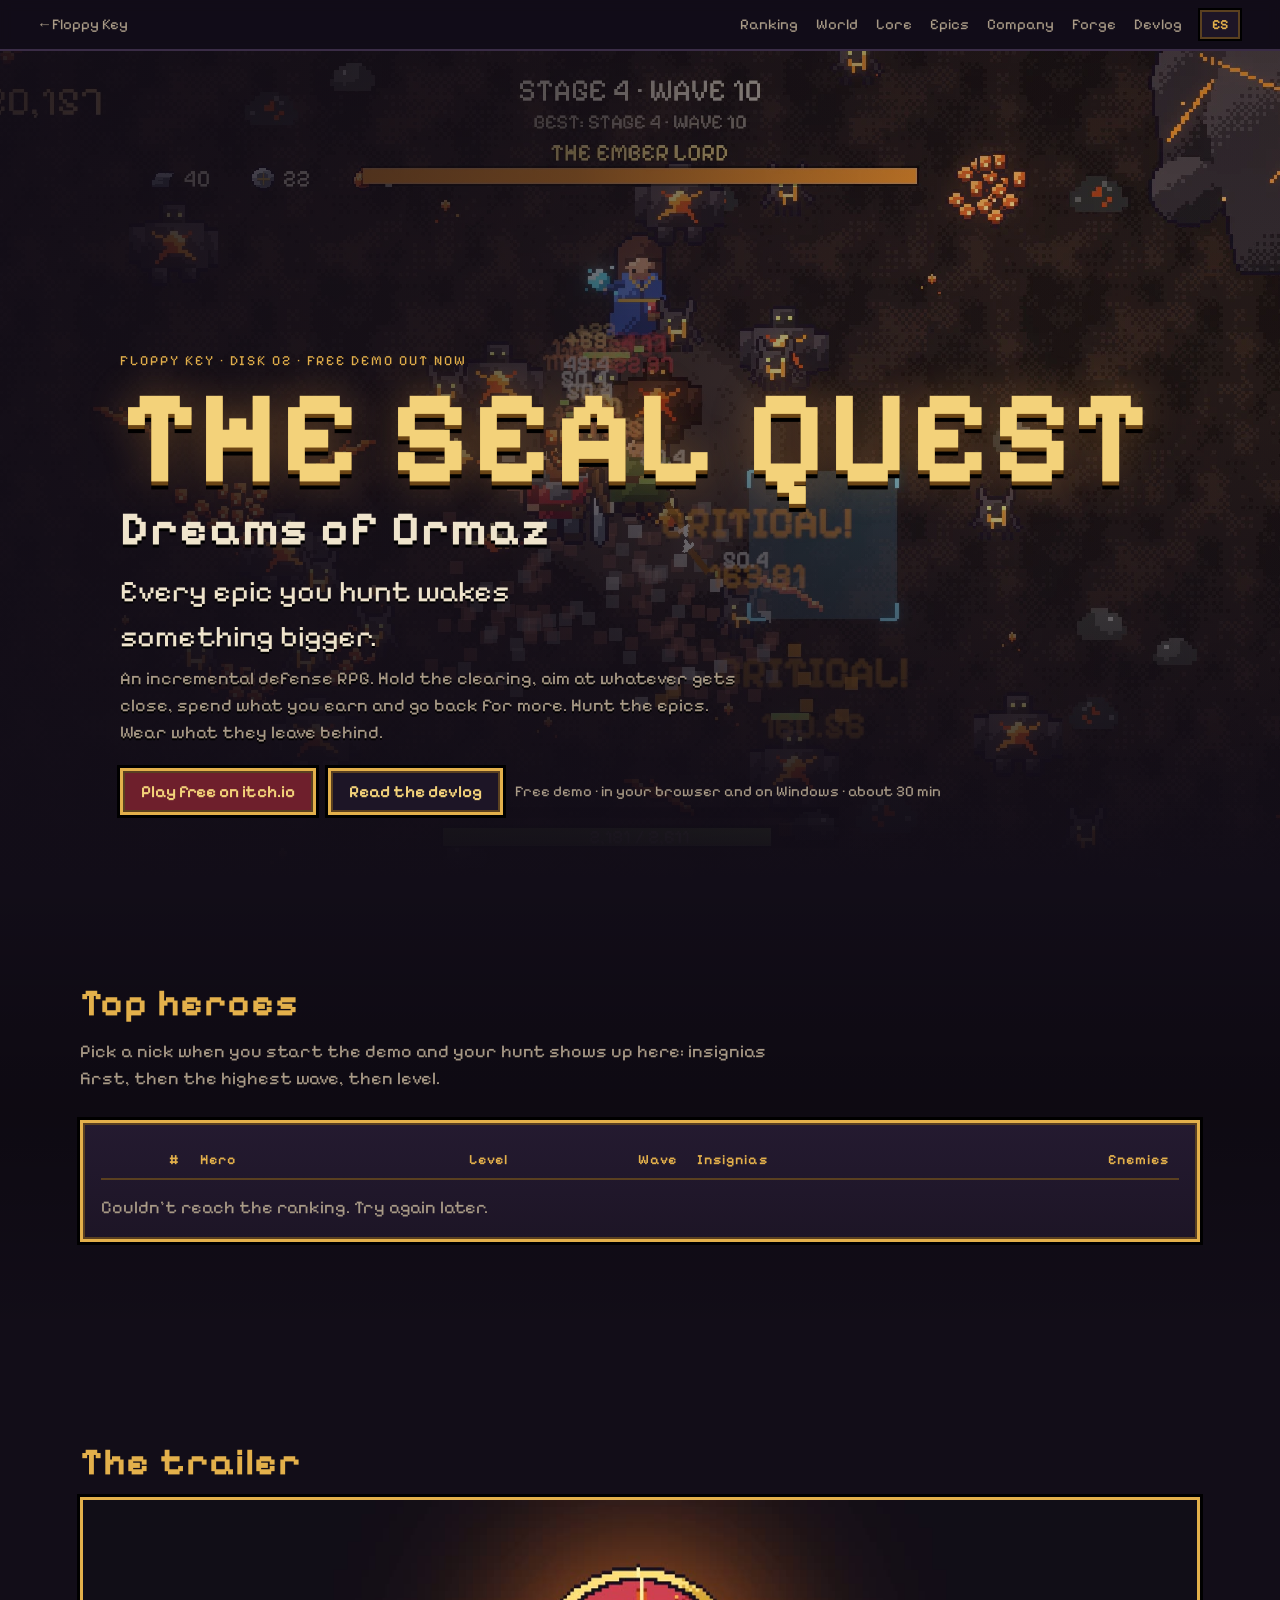
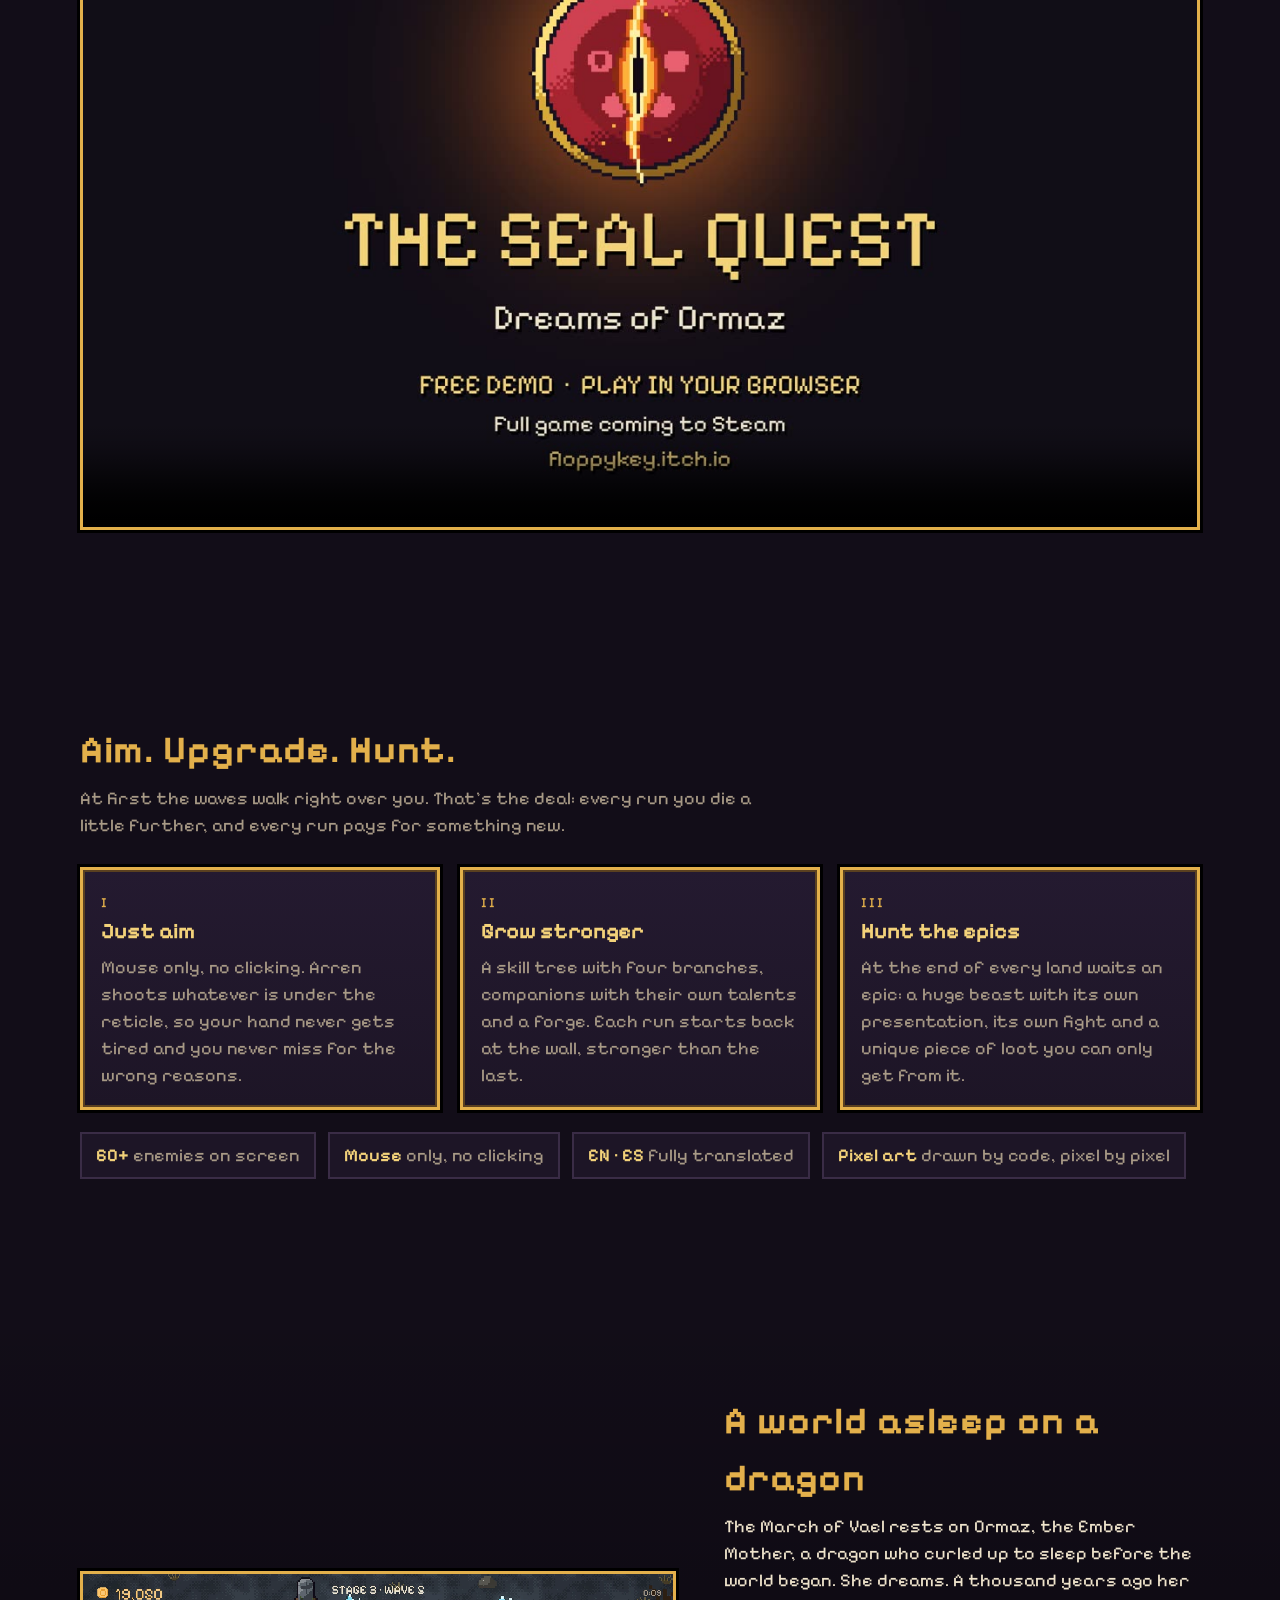
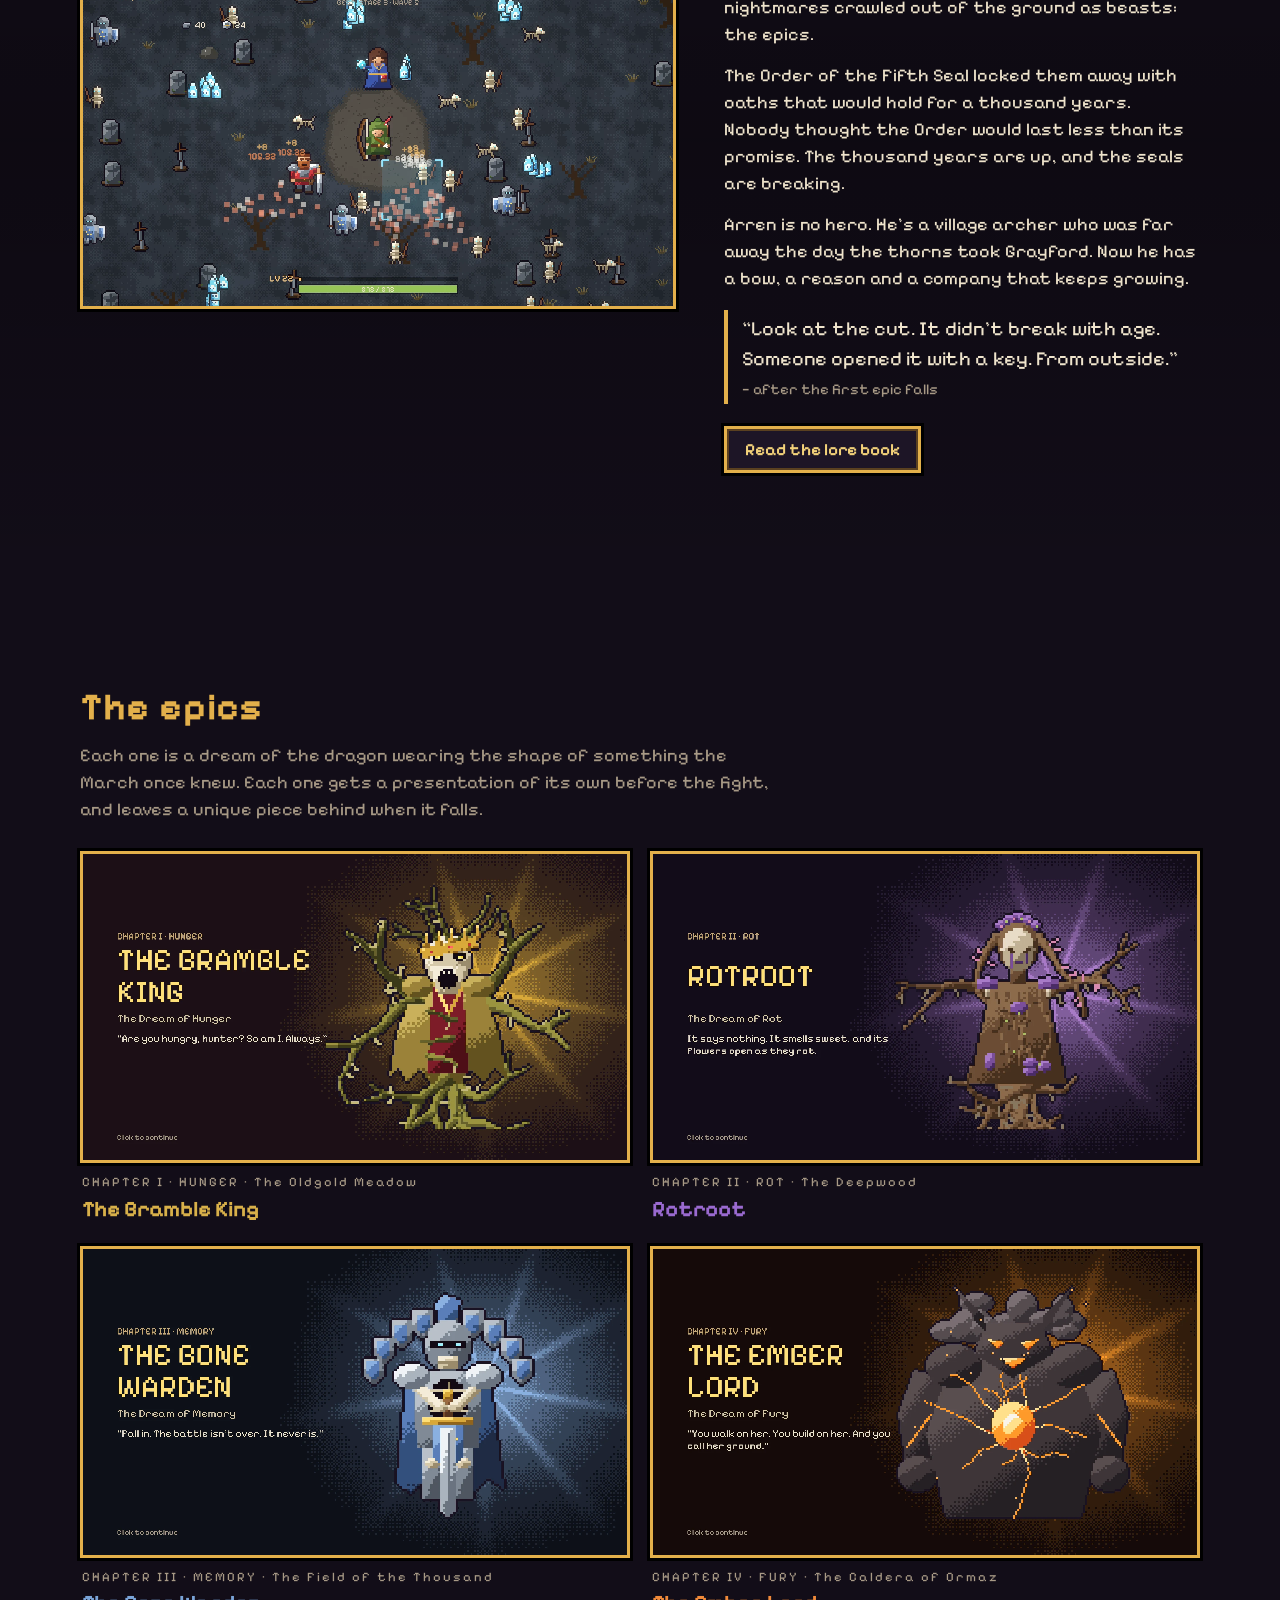
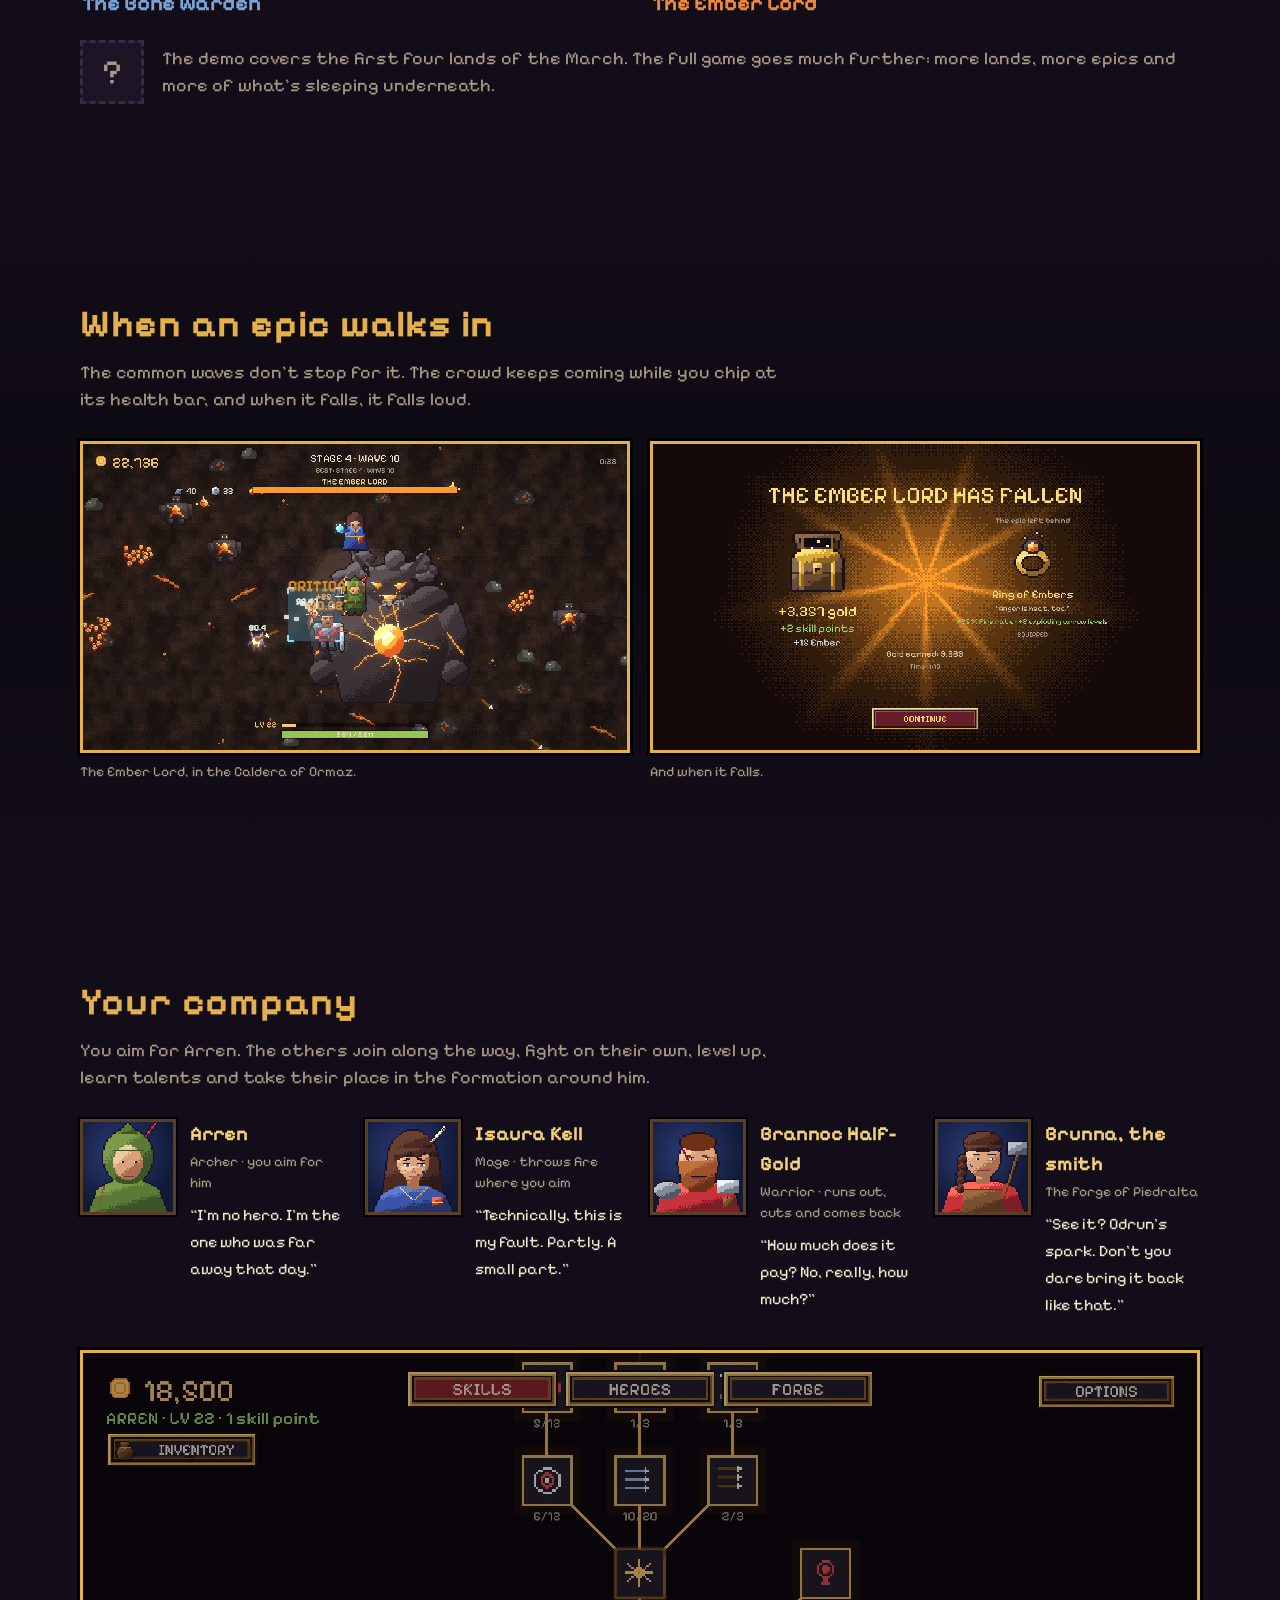
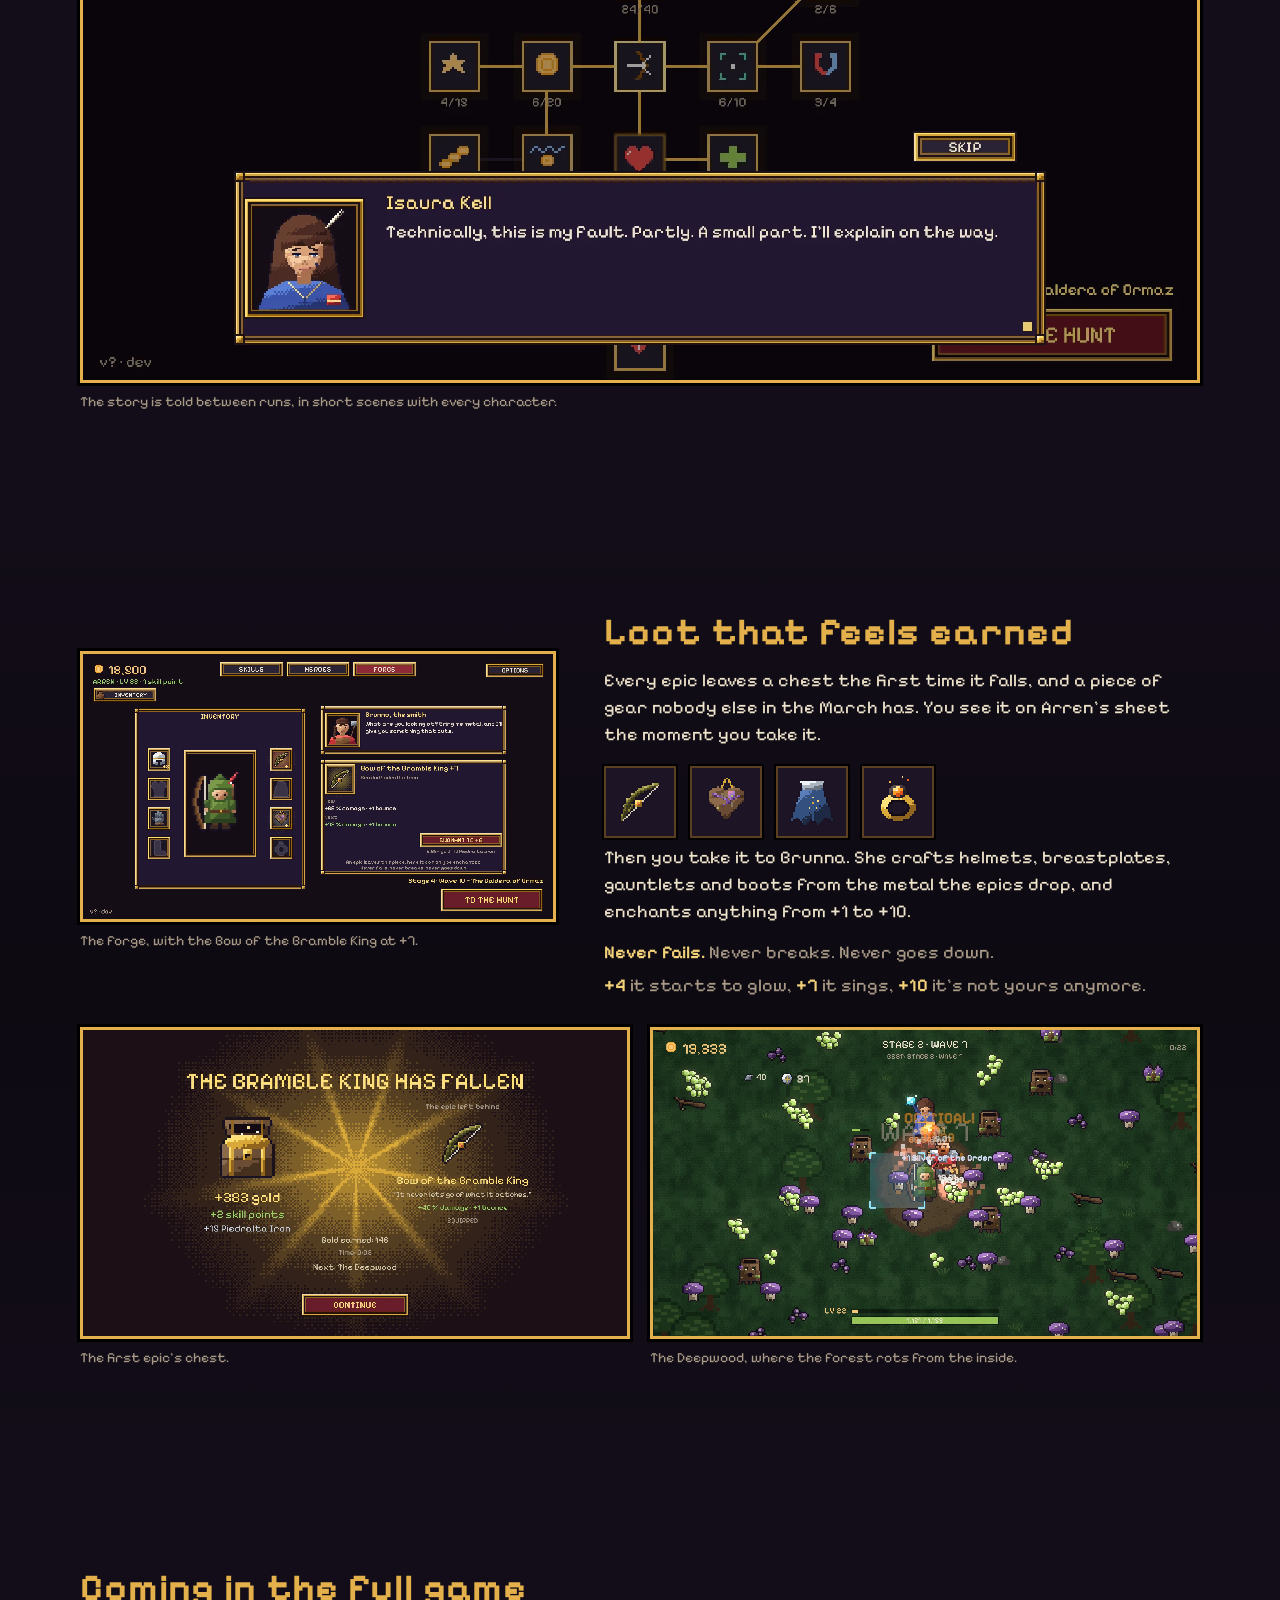
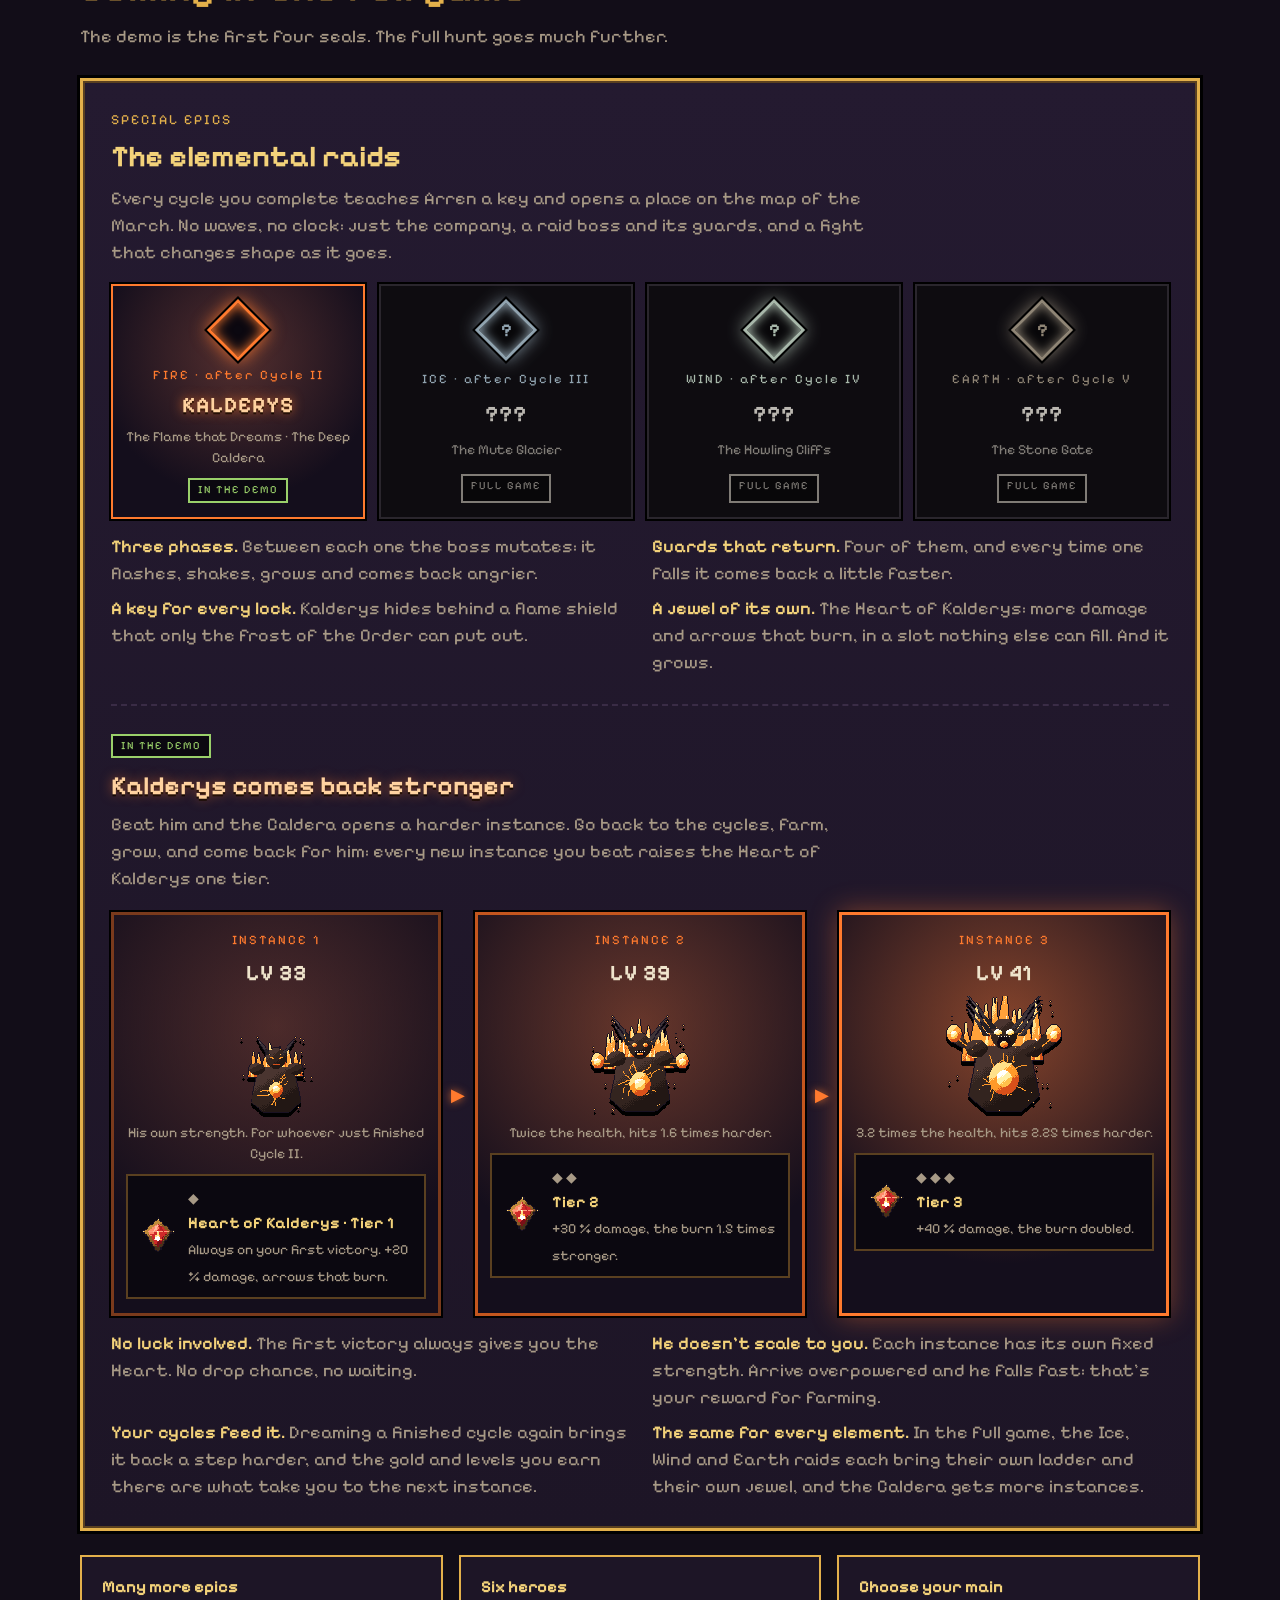
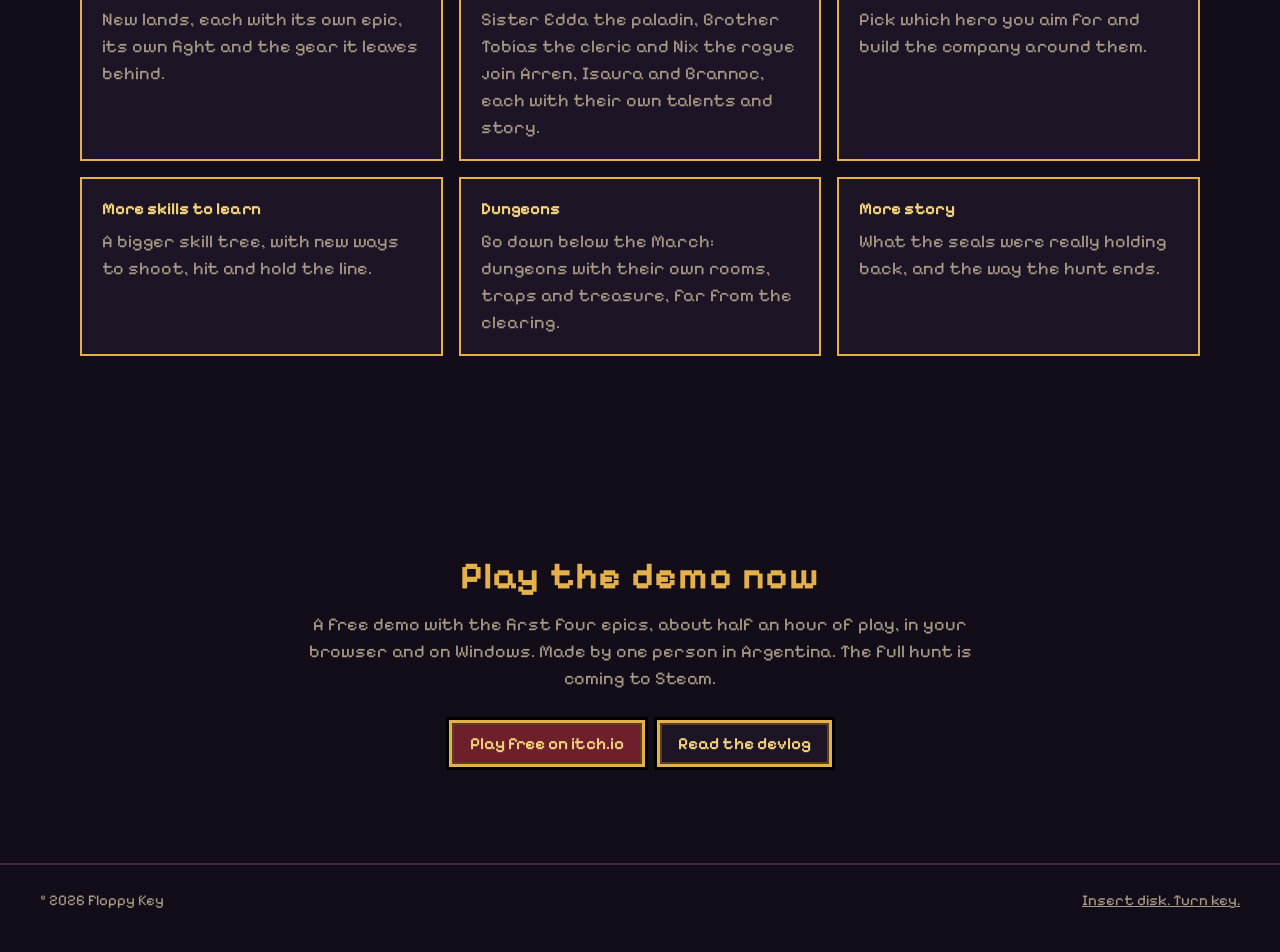
<file: seal-quest/index.html>
<!doctype html>
<html lang="en">
<head>
  <meta charset="utf-8">
  <meta name="viewport" content="width=device-width, initial-scale=1, viewport-fit=cover">
  <title>The Seal Quest: Dreams of Ormaz · Floppy Key</title>
  <meta name="description" content="The Seal Quest: Dreams of Ormaz is an incremental defense RPG: aim, upgrade, hunt epic beasts for their loot. Every epic you hunt wakes something bigger.">
  <meta property="og:title" content="The Seal Quest: Dreams of Ormaz">
  <meta property="og:description" content="Every epic you hunt wakes something bigger. An incremental defense RPG by Floppy Key.">
  <meta property="og:image" content="https://floppykey.com/seal-quest/media/splash-ember.webp">
  <meta name="twitter:card" content="summary_large_image">
  <link rel="icon" href="../assets/favicon.svg" type="image/svg+xml">
  <link rel="preconnect" href="https://fonts.googleapis.com">
  <link rel="preconnect" href="https://fonts.gstatic.com" crossorigin>
  <link rel="stylesheet" href="https://fonts.googleapis.com/css2?family=Pixelify+Sans:wght@400;500;600;700&display=swap">
  <style>
    /* The game's own look, the one of its concept sheet: night violet, old gold, double frames. */
    :root {
      --bg: #120d18; --panel: #1d1526; --panel-2: #241a30; --ink: #efe4cc; --dim: #a89a86;
      --gold: #e3b04b; --gold-soft: #f3d27a; --line: #3a2c46; --frame: #5a4020; --wine: #6e1f2c;
      --meadow: #d8b04a; --forest: #9a6ad0; --graveyard: #7aa4d8; --volcano: #f08a3a;
      --gutter: clamp(16px, 4vw, 40px);
    }
    * { box-sizing: border-box; }
    html { scroll-behavior: smooth; }
    @media (prefers-reduced-motion: reduce) { html { scroll-behavior: auto; } }
    body { margin: 0; background: var(--bg); color: var(--ink); font: 400 18px/1.5 "Pixelify Sans", ui-monospace, monospace; -webkit-font-smoothing: none; }
    img, video { display: block; max-width: 100%; height: auto; }
    .px { image-rendering: pixelated; }
    a { color: var(--gold-soft); }
    a:focus-visible, button:focus-visible { outline: 3px solid var(--gold-soft); outline-offset: 3px; }

    /* Top bar */
    .bar { position: sticky; top: 0; z-index: 10; display: flex; align-items: center; justify-content: space-between; gap: 12px;
      padding: 10px var(--gutter); background: rgba(18, 13, 24, .88); backdrop-filter: blur(6px); border-bottom: 2px solid var(--line); }
    .bar a.back { color: var(--dim); text-decoration: none; font-size: 15px; }
    .bar a.back:hover { color: var(--ink); }
    .bar nav { display: flex; gap: 18px; align-items: center; font-size: 15px; }
    .bar nav a { color: var(--dim); text-decoration: none; }
    .bar nav a:hover { color: var(--gold-soft); }
    .chip { font: 600 14px "Pixelify Sans", monospace; color: var(--gold); background: var(--panel); border: 2px solid var(--frame);
      box-shadow: 0 0 0 2px #000; padding: 4px 10px; cursor: pointer; }
    .chip:hover { color: var(--gold-soft); }
    @media (max-width: 640px) { .bar nav a { display: none; } }

    /* Hero: the horde, then the epic's presentation, in a loop */
    .hero { position: relative; min-height: min(92vh, 860px); display: grid; align-items: end; overflow: hidden; }
    .hero video, .hero .poster { position: absolute; inset: 0; width: 100%; height: 100%; object-fit: cover; image-rendering: pixelated; }
    .hero::after { content: ""; position: absolute; inset: 0;
      background: linear-gradient(90deg, rgba(18,13,24,.88) 0%, rgba(18,13,24,.6) 45%, rgba(18,13,24,.1) 80%),
                  linear-gradient(180deg, rgba(18,13,24,.2) 0%, transparent 40%, var(--bg) 100%); }
    .hero-copy { position: relative; z-index: 1; padding: 0 var(--gutter) clamp(28px, 6vw, 64px); max-width: 1120px; margin: 0 auto; width: 100%; }
    .eyebrow { color: var(--gold); letter-spacing: 2px; font-size: 14px; text-transform: uppercase; margin: 0 0 8px; }
    .logo { margin: 0; font-weight: 700; font-size: clamp(48px, 11vw, 132px); line-height: .9; letter-spacing: 2px; color: var(--gold-soft);
      text-shadow: 0 4px 0 #6b4515, 0 8px 0 #000, 0 0 40px rgba(240, 160, 60, .35); }
    .logo-sub { display: block; margin-top: 10px; font-size: .36em; letter-spacing: 1px; color: var(--ink); text-shadow: 0 3px 0 #000; }
    .tagline { margin: 18px 0 6px; font-size: clamp(20px, 3vw, 30px); color: var(--ink); text-shadow: 0 2px 0 #000; max-width: 24ch; }
    .sub { margin: 0 0 22px; color: var(--dim); max-width: 56ch; text-shadow: 0 2px 0 #000; }
    .actions { display: flex; flex-wrap: wrap; gap: 12px; align-items: center; }
    .btn { display: inline-block; font: 600 17px "Pixelify Sans", monospace; text-decoration: none; padding: 10px 18px; border: 3px solid var(--gold);
      box-shadow: 0 0 0 3px #000, inset 0 0 0 2px var(--frame); color: var(--gold-soft); background: var(--wine); }
    .btn:hover { background: #8a2738; color: #fff2c8; }
    .btn.ghost { background: var(--panel); }
    .btn.ghost:hover { background: var(--panel-2); }
    .lore { margin-top: 22px; }
    .soon { color: var(--dim); font-size: 15px; }

    /* Sections */
    main section { padding: clamp(48px, 8vw, 96px) var(--gutter); }
    .wrap { max-width: 1120px; margin: 0 auto; }
    h2 { color: var(--gold); font-size: clamp(26px, 4vw, 38px); margin: 0 0 6px; letter-spacing: 1px; }
    .lead { color: var(--dim); margin: 0 0 28px; max-width: 64ch; }
    p { margin: 0 0 14px; }
    .frame { border: 3px solid var(--gold); box-shadow: 0 0 0 3px #000, inset 0 0 0 2px var(--frame); background: #000; }
    .panel { background: linear-gradient(var(--panel-2), var(--panel)); border: 3px solid var(--gold); box-shadow: 0 0 0 3px #000, inset 0 0 0 2px var(--frame); padding: 18px; }

    /* The loop: three panels */
    .loop { display: grid; grid-template-columns: repeat(auto-fit, minmax(240px, 1fr)); gap: 20px; }
    .loop h3 { margin: 0 0 6px; color: var(--gold-soft); font-size: 22px; }
    .loop p { color: var(--dim); margin: 0; }
    .loop .n { color: var(--gold); font-size: 14px; letter-spacing: 2px; }

    /* Split rows: image and text */
    .split { display: grid; grid-template-columns: 1.25fr 1fr; gap: clamp(20px, 4vw, 48px); align-items: center; }
    .split.flip { grid-template-columns: 1fr 1.25fr; }
    .split.flip > :first-child { order: 2; }
    @media (max-width: 820px) { .split, .split.flip { grid-template-columns: 1fr; } .split.flip > :first-child { order: 0; } }
    .quote { border-left: 4px solid var(--gold); padding: 4px 0 4px 14px; color: var(--ink); font-size: 20px; margin: 18px 0; }
    .quote small { display: block; color: var(--dim); font-size: 15px; margin-top: 4px; }

    /* The epics */
    .epics { display: grid; grid-template-columns: repeat(2, 1fr); gap: 20px; }
    @media (max-width: 720px) { .epics { grid-template-columns: 1fr; } }
    .epic { position: relative; }
    .epic figcaption { padding: 10px 2px 0; }
    .epic .ch { font-size: 13px; letter-spacing: 2px; color: var(--dim); }
    .epic .nm { font-size: 22px; font-weight: 700; }
    .epic[data-stage="meadow"] .nm { color: var(--meadow); }
    .epic[data-stage="forest"] .nm { color: var(--forest); }
    .epic[data-stage="graveyard"] .nm { color: var(--graveyard); }
    .epic[data-stage="volcano"] .nm { color: var(--volcano); }
    .more { margin-top: 20px; display: flex; gap: 18px; align-items: center; }
    .more .lock { flex: none; width: 64px; height: 64px; display: grid; place-items: center; font-size: 34px; color: var(--dim);
      border: 3px dashed var(--line); background: var(--panel); }
    .more p { margin: 0; color: var(--dim); }

    /* The company */
    .company { display: grid; grid-template-columns: repeat(auto-fit, minmax(230px, 1fr)); gap: 20px; }
    .member { display: grid; grid-template-columns: 96px 1fr; gap: 14px; align-items: start; }
    .member .face { width: 96px; height: 96px; background: radial-gradient(circle at 40% 35%, #2c3d78, #121a38 70%); border: 3px solid var(--frame); box-shadow: 0 0 0 2px #000; }
    .member .face img { width: 100%; height: 100%; }
    .member h3 { margin: 0; color: var(--gold-soft); font-size: 20px; }
    .member .role { color: var(--dim); font-size: 14px; margin: 2px 0 8px; }
    .member q { color: var(--ink); font-size: 16px; }

    /* Media rows */
    .duo { display: grid; grid-template-columns: 1fr 1fr; gap: 20px; }
    @media (max-width: 720px) { .duo { grid-template-columns: 1fr; } }
    figure { margin: 0; }
    figure figcaption.cap { color: var(--dim); font-size: 14px; padding-top: 8px; }
    .loot { display: flex; flex-wrap: wrap; gap: 14px; margin: 18px 0 6px; }
    .loot img { width: 72px; height: 72px; background: var(--panel); border: 2px solid var(--frame); box-shadow: 0 0 0 2px #000; padding: 6px; }
    .glow { list-style: none; padding: 0; margin: 14px 0 0; display: grid; gap: 6px; }
    .glow li { color: var(--dim); }
    .glow b { color: var(--gold-soft); font-weight: 600; }

    /* Facts and status */
    .facts { display: flex; flex-wrap: wrap; gap: 12px; margin: 22px 0; padding: 0; list-style: none; }
    .facts li { background: var(--panel); border: 2px solid var(--line); padding: 8px 14px; color: var(--dim); }
    .facts b { color: var(--gold-soft); font-weight: 600; }
    .roadmap { list-style: none; padding: 0; margin: 0; display: grid; grid-template-columns: repeat(auto-fit, minmax(300px, 1fr)); gap: 16px; }
    .roadmap li { background: var(--panel); border: 2px solid var(--gold); outline: 2px solid var(--panel); outline-offset: -6px; padding: 18px 20px; }
    .roadmap h3 { margin: 0 0 6px; color: var(--gold-soft); font-size: 1.05rem; }
    .roadmap p { margin: 0; color: var(--dim); }
    /* The elemental raids */
    .raids { margin: 0 0 24px; padding: clamp(18px, 3vw, 28px); --fire: #ff7a2e; --ice: #8fd3ff; --wind: #b6f0c0; --earth: #c9a46a; }
    .raids .eyebrow { margin-bottom: 4px; }
    .raids-title { margin: 0 0 6px; color: var(--gold-soft); font-size: clamp(22px, 3vw, 30px); }
    .raids-lead { color: var(--dim); max-width: 70ch; }
    .raid-map { display: grid; grid-template-columns: repeat(4, 1fr); gap: 14px; margin: 18px 0 8px; }
    @media (max-width: 820px) { .raid-map { grid-template-columns: repeat(2, 1fr); } }
    .raid { --c: var(--dim); position: relative; display: grid; gap: 4px; justify-items: center; text-align: center; padding: 16px 10px 14px;
      background: #140e1c; border: 2px solid var(--line); box-shadow: 0 0 0 2px #000; }
    .raid[data-el="fire"] { --c: var(--fire); border-color: var(--c); background: radial-gradient(circle at 50% 30%, rgba(255, 122, 46, .22), #140e1c 70%); }
    .raid[data-el="ice"] { --c: var(--ice); }
    .raid[data-el="wind"] { --c: var(--wind); }
    .raid[data-el="earth"] { --c: var(--earth); }
    .raid:not([data-el="fire"]) { filter: saturate(.35) brightness(.8); }
    .raid .rune { width: 44px; height: 44px; transform: rotate(45deg); margin: 6px 0 10px; border: 3px solid var(--c); background: #0b0810;
      box-shadow: 0 0 0 2px #000, 0 0 18px var(--c), inset 0 0 12px var(--c); }
    .raid[data-el="fire"] .rune { animation: ember 1.8s ease-in-out infinite; }
    .raid:not([data-el="fire"]) .rune::after { content: "?"; display: grid; place-items: center; height: 100%; transform: rotate(-45deg); color: var(--c); font-weight: 700; }
    .raid .el { color: var(--c); font-size: 13px; letter-spacing: 2px; }
    .raid .boss { color: var(--ink); font-size: 22px; letter-spacing: 1px; }
    .raid[data-el="fire"] .boss { color: #ffd2a0; text-shadow: 0 0 12px rgba(255, 122, 46, .8), 0 2px 0 #000; }
    .raid .who { color: var(--dim); font-size: 14px; }
    @keyframes ember { 50% { box-shadow: 0 0 0 2px #000, 0 0 32px var(--c), inset 0 0 20px var(--c); } }
    .raid-facts { grid-template-columns: repeat(2, 1fr); gap: 8px 24px; }
    @media (max-width: 720px) { .raid-facts { grid-template-columns: 1fr; } }

    /* Ranking */
    .board { overflow-x: auto; }
    .board table { width: 100%; border-collapse: collapse; font-size: 16px; }
    .board th { text-align: left; color: var(--gold); font-weight: 600; font-size: 14px; letter-spacing: 1px; padding: 8px 10px; border-bottom: 2px solid var(--frame); }
    .board td { padding: 7px 10px; border-bottom: 1px solid var(--line); color: var(--ink); white-space: nowrap; }
    .board td.n, .board th.n { text-align: right; }
    .board tbody tr:nth-child(1) td:first-child { color: #ff9a3a; }
    .board tbody tr:nth-child(2) td:first-child { color: #ffe07a; }
    .board tbody tr:nth-child(3) td:first-child { color: #c8ccd4; }
    .board .medals { color: var(--gold-soft); letter-spacing: 2px; }
    @media (max-width: 640px) { .board { padding: 10px; } .board table { font-size: 14px; } .board th, .board td { padding: 6px 5px; } .board th { font-size: 12px; } }
    .note { color: var(--dim); margin: 14px 0 0; }

    /* Where each thing stands: in the demo today, or in the full game. */
    .tag { justify-self: center; font-size: 11px; letter-spacing: 2px; padding: 2px 8px; border: 2px solid currentColor; color: var(--dim); background: #0b0810; }
    .tag.now { color: #9ad06a; }
    .raid .tag { margin-top: 6px; }

    /* The instances of a raid: Kalderys comes back stronger and the Heart climbs a tier. */
    .ladder-wrap { margin-top: 28px; padding-top: 24px; border-top: 2px dashed var(--line); }
    .ladder-wrap .tag { display: inline-block; margin-bottom: 8px; }
    .ladder-title { margin: 0 0 6px; color: #ffd2a0; font-size: clamp(20px, 2.6vw, 26px); text-shadow: 0 0 12px rgba(255, 122, 46, .55), 0 2px 0 #000; }
    .ladder { list-style: none; padding: 0; margin: 20px 0 6px; display: grid; grid-template-columns: repeat(3, 1fr); gap: 34px; counter-reset: step; }
    .step { --heat: .2; position: relative; display: grid; gap: 6px; align-content: start; justify-items: center; text-align: center; padding: 16px 12px 14px;
      background: radial-gradient(circle at 50% 28%, rgba(255, 122, 46, var(--heat)), #140e1c 72%); border: 3px solid #7a3a1c; box-shadow: 0 0 0 2px #000; }
    .step:nth-child(2) { --heat: .32; border-color: #c4561e; }
    .step:nth-child(3) { --heat: .46; border-color: #ff7a2e; box-shadow: 0 0 0 2px #000, 0 0 26px rgba(255, 122, 46, .45); }
    .step + .step::before { content: "▶"; position: absolute; left: -27px; top: 42%; color: #ff7a2e; font-size: 18px; text-shadow: 0 0 8px rgba(255, 122, 46, .8); }
    .step .inst { color: var(--fire); font-size: 13px; letter-spacing: 2px; }
    .step .lv { color: var(--ink); font-size: 22px; letter-spacing: 1px; }
    .step .boss-art { height: 120px; display: grid; align-items: end; }
    .step .boss-art img { width: auto; image-rendering: pixelated; filter: drop-shadow(0 4px 0 #000); }
    .step:nth-child(1) .boss-art img { height: 84px; }
    .step:nth-child(2) .boss-art img { height: 102px; }
    .step:nth-child(3) .boss-art img { height: 120px; }
    .step .tough { color: var(--dim); font-size: 14px; }
    .step .reward { display: grid; grid-template-columns: auto 1fr; gap: 10px; align-items: center; text-align: left; width: 100%; margin-top: 4px; padding: 8px 10px; background: #0b0810; border: 2px solid var(--frame); }
    .step .reward img { width: 40px; height: 40px; image-rendering: pixelated; }
    .step .reward b { color: var(--gold-soft); display: block; font-size: 16px; }
    .step .reward span { color: var(--dim); font-size: 14px; }
    .step .pips { color: var(--gold); letter-spacing: 3px; font-size: 14px; }
    @media (max-width: 820px) {
      .ladder { grid-template-columns: 1fr; gap: 30px; }
      .step + .step::before { content: "▼"; left: 50%; top: -27px; transform: translateX(-50%); }
    }

    @media (prefers-reduced-motion: reduce) { .raid .rune { animation: none !important; } }

    .trailer { display: block; width: 100%; height: auto; background: #000; }
    .status { text-align: center; }
    .status .actions { justify-content: center; }

    footer { border-top: 2px solid var(--line); padding: 24px var(--gutter) 40px; color: var(--dim); font-size: 15px; display: flex; justify-content: space-between; gap: 12px; flex-wrap: wrap; }
    footer a { color: var(--dim); }
  </style>
</head>
<!-- data-endpoint: the ranking sheet's web app URL (the same as the game's rankingEndpoint).
     Left empty, the ranking says it is coming soon. -->
<body data-endpoint="https://script.google.com/macros/s/AKfycbxeA1vndjT1Mjf-91JMyDt1GnIXp7vSP2L3pWDAhMUSeJiG8TQKs6oVvk9GK6AxtoaP/exec">
  <header class="bar">
    <a class="back" href="../index.html" data-i18n="back">← Floppy Key</a>
    <nav aria-label="The Seal Quest">
      <a href="#ranking" data-i18n="nav.ranking">Ranking</a>
      <a href="#world" data-i18n="nav.world">World</a>
      <a href="mitologia/index.html" data-i18n="nav.lore">Lore</a>
      <a href="#epics" data-i18n="nav.epics">Epics</a>
      <a href="#company" data-i18n="nav.company">Company</a>
      <a href="#forge" data-i18n="nav.forge">Forge</a>
      <a href="../devblog/index.html?game=seal-quest" data-i18n="nav.devlog">Devlog</a>
      <button class="chip" id="lang" type="button" aria-label="Cambiar a español">ES</button>
    </nav>
  </header>

  <main>
    <section class="hero" aria-labelledby="title" style="padding: 0;">
      <img class="poster" src="media/volcano-horde.webp" alt="" aria-hidden="true">
      <video autoplay muted loop playsinline preload="metadata" poster="media/volcano-horde.webp" aria-hidden="true">
        <source src="media/horde.mp4" type="video/mp4">
      </video>
      <div class="hero-copy">
        <p class="eyebrow" data-i18n="hero.eyebrow">Floppy Key · Disk 02 · Free demo out now</p>
        <h1 class="logo" id="title">THE SEAL QUEST<span class="logo-sub">Dreams of Ormaz</span></h1>
        <p class="tagline" data-i18n="hero.tagline">Every epic you hunt wakes something bigger.</p>
        <p class="sub" data-i18n="hero.sub">An incremental defense RPG. Hold the clearing, aim at whatever gets close, spend what you earn and go back for more. Hunt the epics. Wear what they leave behind.</p>
        <div class="actions">
          <a class="btn" href="https://floppykey.itch.io/the-seal-quest-dreams-of-ormaz" target="_blank" rel="noopener" data-i18n="hero.cta">Play free on itch.io</a>
          <a class="btn ghost" href="../devblog/index.html?game=seal-quest" data-i18n="hero.cta2">Read the devlog</a>
          <span class="soon" data-i18n="hero.soon">Free demo · in your browser and on Windows · about 30 min</span>
        </div>
      </div>
    </section>

    <!-- Ranking: read from the same sheet as the game. -->
    <section id="ranking" aria-labelledby="ranking-title" style="background: linear-gradient(transparent, rgba(0,0,0,.25), transparent);">
      <div class="wrap">
        <h2 id="ranking-title" data-i18n="ranking.title">Top heroes</h2>
        <p class="lead" data-i18n="ranking.lead">Pick a nick when you start the demo and your hunt shows up here: insignias first, then the highest wave, then level.</p>
        <div class="panel board">
          <table>
            <thead>
              <tr>
                <th class="n">#</th>
                <th data-i18n="ranking.hero">Hero</th>
                <th class="n" data-i18n="ranking.level">Level</th>
                <th class="n" data-i18n="ranking.wave">Wave</th>
                <th data-i18n="ranking.insignias">Insignias</th>
                <th class="n" data-i18n="ranking.kills">Enemies</th>
              </tr>
            </thead>
            <tbody id="ranking-rows"></tbody>
          </table>
          <p class="note" id="ranking-note" aria-live="polite"></p>
        </div>
      </div>
    </section>

    <!-- Trailer: it only downloads when someone presses play. -->
    <section id="trailer" aria-labelledby="trailer-title">
      <div class="wrap">
        <h2 id="trailer-title" data-i18n="trailer.title">The trailer</h2>
        <figure>
          <video class="frame trailer" controls preload="none" playsinline poster="media/trailer-poster.jpg" width="1920" height="1080" aria-label="Trailer of The Seal Quest: Dreams of Ormaz">
            <source src="media/trailer.mp4" type="video/mp4">
          </video>
        </figure>
      </div>
    </section>

    <!-- The loop -->
    <section aria-labelledby="loop-title">
      <div class="wrap">
        <h2 id="loop-title" data-i18n="loop.title">Aim. Upgrade. Hunt.</h2>
        <p class="lead" data-i18n="loop.lead">At first the waves walk right over you. That's the deal: every run you die a little further, and every run pays for something new.</p>
        <div class="loop">
          <div class="panel">
            <span class="n">I</span>
            <h3 data-i18n="loop.1.t">Just aim</h3>
            <p data-i18n="loop.1.p">Mouse only, no clicking. Arren shoots whatever is under the reticle, so your hand never gets tired and you never miss for the wrong reasons.</p>
          </div>
          <div class="panel">
            <span class="n">II</span>
            <h3 data-i18n="loop.2.t">Grow stronger</h3>
            <p data-i18n="loop.2.p">A skill tree with four branches, companions with their own talents and a forge. Each run starts back at the wall, stronger than the last.</p>
          </div>
          <div class="panel">
            <span class="n">III</span>
            <h3 data-i18n="loop.3.t">Hunt the epics</h3>
            <p data-i18n="loop.3.p">At the end of every land waits an epic: a huge beast with its own presentation, its own fight and a unique piece of loot you can only get from it.</p>
          </div>
        </div>
        <ul class="facts">
          <li><b>60+</b> <span data-i18n="fact.1">enemies on screen</span></li>
          <li><b data-i18n="fact.2b">Mouse</b> <span data-i18n="fact.2">only, no clicking</span></li>
          <li><b>EN · ES</b> <span data-i18n="fact.3">fully translated</span></li>
          <li><b data-i18n="fact.4b">Pixel art</b> <span data-i18n="fact.4">drawn by code, pixel by pixel</span></li>
        </ul>
      </div>
    </section>

    <!-- The world -->
    <section id="world" aria-labelledby="world-title" style="background: linear-gradient(transparent, rgba(0,0,0,.25), transparent);">
      <div class="wrap split">
        <figure>
          <img class="frame px" src="media/arena-graveyard.webp" width="1920" height="1080" loading="lazy"
               alt="The Field of the Thousand: Arren, Isaura and Brannoc in a graveyard clearing, surrounded by skeletons and ghost knights." data-i18n-alt="world.alt">
        </figure>
        <div>
          <h2 id="world-title" data-i18n="world.title">A world asleep on a dragon</h2>
          <p data-i18n="world.p1">The March of Vael rests on Ormaz, the Ember Mother, a dragon who curled up to sleep before the world began. She dreams. A thousand years ago her nightmares crawled out of the ground as beasts: the epics.</p>
          <p data-i18n="world.p2">The Order of the Fifth Seal locked them away with oaths that would hold for a thousand years. Nobody thought the Order would last less than its promise. The thousand years are up, and the seals are breaking.</p>
          <p data-i18n="world.p3">Arren is no hero. He's a village archer who was far away the day the thorns took Grayford. Now he has a bow, a reason and a company that keeps growing.</p>
          <p class="quote" data-i18n="world.quote">“Look at the cut. It didn't break with age. Someone opened it with a key. From outside.”<small>— after the first epic falls</small></p>
          <p class="lore"><a class="btn ghost" href="mitologia/index.html" data-i18n="world.book">Read the lore book</a></p>
        </div>
      </div>
    </section>

    <!-- The epics -->
    <section id="epics" aria-labelledby="epics-title">
      <div class="wrap">
        <h2 id="epics-title" data-i18n="epics.title">The epics</h2>
        <p class="lead" data-i18n="epics.lead">Each one is a dream of the dragon wearing the shape of something the March once knew. Each one gets a presentation of its own before the fight, and leaves a unique piece behind when it falls.</p>
        <div class="epics">
          <figure class="epic" data-stage="meadow">
            <img class="frame px" src="media/splash-meadow.webp" width="1920" height="1080" loading="lazy" alt="The Bramble King, a crowned skull wrapped in thorns.">
            <figcaption><div class="ch" data-i18n="epic.1.ch">CHAPTER I · HUNGER · The Oldgold Meadow</div><div class="nm" data-i18n="epic.1.nm">The Bramble King</div></figcaption>
          </figure>
          <figure class="epic" data-stage="forest">
            <img class="frame px" src="media/splash-forest.webp" width="1920" height="1080" loading="lazy" alt="Rotroot, a rotting tree with a pale face and violet flowers.">
            <figcaption><div class="ch" data-i18n="epic.2.ch">CHAPTER II · ROT · The Deepwood</div><div class="nm" data-i18n="epic.2.nm">Rotroot</div></figcaption>
          </figure>
          <figure class="epic" data-stage="graveyard">
            <img class="frame px" src="media/splash-graveyard.webp" width="1920" height="1080" loading="lazy" alt="The Bone Warden, an armored knight of bone holding a sword point down.">
            <figcaption><div class="ch" data-i18n="epic.3.ch">CHAPTER III · MEMORY · The Field of the Thousand</div><div class="nm" data-i18n="epic.3.nm">The Bone Warden</div></figcaption>
          </figure>
          <figure class="epic" data-stage="volcano">
            <img class="frame px" src="media/splash-ember.webp" width="1920" height="1080" loading="lazy" alt="The Ember Lord, a giant of black rock with a burning heart.">
            <figcaption><div class="ch" data-i18n="epic.4.ch">CHAPTER IV · FURY · The Caldera of Ormaz</div><div class="nm" data-i18n="epic.4.nm">The Ember Lord</div></figcaption>
          </figure>
        </div>
        <div class="more">
          <span class="lock" aria-hidden="true">?</span>
          <p data-i18n="epics.more">The demo covers the first four lands of the March. The full game goes much further: more lands, more epics and more of what's sleeping underneath.</p>
        </div>
      </div>
    </section>

    <!-- The fight -->
    <section aria-labelledby="fight-title" style="background: linear-gradient(transparent, rgba(0,0,0,.25), transparent);">
      <div class="wrap">
        <h2 id="fight-title" data-i18n="fight.title">When an epic walks in</h2>
        <p class="lead" data-i18n="fight.lead">The common waves don't stop for it. The crowd keeps coming while you chip at its health bar, and when it falls, it falls loud.</p>
        <div class="duo">
          <figure>
            <video class="frame px" autoplay muted loop playsinline preload="metadata" poster="media/ember-fight.webp" width="1280" height="720" aria-label="The Ember Lord fights the company in the Caldera of Ormaz.">
              <source src="media/ember-fight.mp4" type="video/mp4">
            </video>
            <figcaption class="cap" data-i18n="fight.cap1">The Ember Lord, in the Caldera of Ormaz.</figcaption>
          </figure>
          <figure>
            <video class="frame px" autoplay muted loop playsinline preload="metadata" poster="media/victory-ember.webp" width="1280" height="720" aria-label="An epic falls in a burst of light and leaves its chest.">
              <source src="media/epic-death.mp4" type="video/mp4">
            </video>
            <figcaption class="cap" data-i18n="fight.cap2">And when it falls.</figcaption>
          </figure>
        </div>
      </div>
    </section>

    <!-- The company -->
    <section id="company" aria-labelledby="company-title">
      <div class="wrap">
        <h2 id="company-title" data-i18n="company.title">Your company</h2>
        <p class="lead" data-i18n="company.lead">You aim for Arren. The others join along the way, fight on their own, level up, learn talents and take their place in the formation around him.</p>
        <div class="company">
          <div class="member">
            <div class="face"><img class="px" src="media/art/portrait-arren.png" alt="Arren's portrait: a young archer in a green hood with a red feather."></div>
            <div><h3>Arren</h3><div class="role" data-i18n="who.arren.role">Archer · you aim for him</div><q data-i18n="who.arren.q">I'm no hero. I'm the one who was far away that day.</q></div>
          </div>
          <div class="member">
            <div class="face"><img class="px" src="media/art/portrait-isaura.png" alt="Isaura Kell's portrait: a mage with long brown hair and a quill."></div>
            <div><h3>Isaura Kell</h3><div class="role" data-i18n="who.isaura.role">Mage · throws fire where you aim</div><q data-i18n="who.isaura.q">Technically, this is my fault. Partly. A small part.</q></div>
          </div>
          <div class="member">
            <div class="face"><img class="px" src="media/art/portrait-brannoc.png" alt="Brannoc's portrait: a bearded mercenary with a scar and pauldrons."></div>
            <div><h3 data-i18n="who.brannoc.name">Brannoc Half-Gold</h3><div class="role" data-i18n="who.brannoc.role">Warrior · runs out, cuts and comes back</div><q data-i18n="who.brannoc.q">How much does it pay? No, really, how much?</q></div>
          </div>
          <div class="member">
            <div class="face"><img class="px" src="media/art/portrait-brunna.png" alt="Brunna's portrait: a smith with braids and a hammer."></div>
            <div><h3 data-i18n="who.brunna.name">Brunna, the smith</h3><div class="role" data-i18n="who.brunna.role">The forge of Piedralta</div><q data-i18n="who.brunna.q">See it? Odrun's spark. Don't you dare bring it back like that.</q></div>
          </div>
        </div>
        <figure style="margin-top: 32px;">
          <img class="frame px" src="media/dialogue-isaura.webp" width="1920" height="1080" loading="lazy" alt="A dialogue window: Isaura Kell says 'Technically, this is my fault. Partly. A small part. I'll explain on the way.'">
          <figcaption class="cap" data-i18n="company.cap">The story is told between runs, in short scenes with every character.</figcaption>
        </figure>
      </div>
    </section>

    <!-- Loot and forge -->
    <section id="forge" aria-labelledby="forge-title" style="background: linear-gradient(transparent, rgba(0,0,0,.25), transparent);">
      <div class="wrap split flip">
        <div>
          <h2 id="forge-title" data-i18n="forge.title">Loot that feels earned</h2>
          <p data-i18n="forge.p1">Every epic leaves a chest the first time it falls, and a piece of gear nobody else in the March has. You see it on Arren's sheet the moment you take it.</p>
          <div class="loot">
            <img class="px" src="media/art/item-bramble_bow.png" alt="Bow of the Bramble King" title="Bow of the Bramble King">
            <img class="px" src="media/art/item-root_heart.png" alt="Heart of the Root" title="Heart of the Root">
            <img class="px" src="media/art/item-warden_cloak.png" alt="Cloak of the Warden" title="Cloak of the Warden">
            <img class="px" src="media/art/item-ember_ring.png" alt="Ring of Embers" title="Ring of Embers">
          </div>
          <p data-i18n="forge.p2">Then you take it to Brunna. She crafts helmets, breastplates, gauntlets and boots from the metal the epics drop, and enchants anything from +1 to +10.</p>
          <ul class="glow">
            <li data-i18n-html="forge.g1"><b>Never fails.</b> Never breaks. Never goes down.</li>
            <li data-i18n-html="forge.g2"><b>+4</b> it starts to glow, <b>+7</b> it sings, <b>+10</b> it's not yours anymore.</li>
          </ul>
        </div>
        <figure>
          <img class="frame px" src="media/tab-forge.webp" width="1920" height="1080" loading="lazy" alt="The forge: Arren's equipment with the Bow of the Bramble King at +7, and Brunna the smith.">
          <figcaption class="cap" data-i18n="forge.cap">The forge, with the Bow of the Bramble King at +7.</figcaption>
        </figure>
      </div>
      <div class="wrap duo" style="margin-top: 28px;">
        <figure>
          <img class="frame px" src="media/epic-victory.webp" width="1920" height="1080" loading="lazy" alt="The Bramble King has fallen: a chest of gold and the Bow of the Bramble King.">
          <figcaption class="cap" data-i18n="forge.cap2">The first epic's chest.</figcaption>
        </figure>
        <figure>
          <img class="frame px" src="media/arena-forest.webp" width="1920" height="1080" loading="lazy" alt="The Deepwood: the company surrounded by rotten stumps and violet mushrooms.">
          <figcaption class="cap" data-i18n="forge.cap3">The Deepwood, where the forest rots from the inside.</figcaption>
        </figure>
      </div>
    </section>

    <!-- What the full game adds -->
    <section id="full" aria-labelledby="full-title">
      <div class="wrap">
        <h2 id="full-title" data-i18n="full.title">Coming in the full game</h2>
        <p class="lead" data-i18n="full.lead">The demo is the first four seals. The full hunt goes much further.</p>

        <!-- The special epics: one raid per element, one per cycle. -->
        <div class="raids panel">
          <p class="eyebrow" data-i18n="raids.eyebrow">Special epics</p>
          <h3 class="raids-title" data-i18n="raids.title">The elemental raids</h3>
          <p class="raids-lead" data-i18n="raids.lead">Every cycle you complete teaches Arren a key and opens a place on the map of the March. No waves, no clock: just the company, a raid boss and its guards, and a fight that changes shape as it goes.</p>
          <div class="raid-map">
            <div class="raid" data-el="fire">
              <span class="rune" aria-hidden="true"></span>
              <span class="el" data-i18n="raids.fire.el">FIRE · after Cycle II</span>
              <b class="boss">KALDERYS</b>
              <span class="who" data-i18n="raids.fire.who">The Flame that Dreams · The Deep Caldera</span>
              <span class="tag now" data-i18n="tag.demo">IN THE DEMO</span>
            </div>
            <div class="raid" data-el="ice">
              <span class="rune" aria-hidden="true"></span>
              <span class="el" data-i18n="raids.ice.el">ICE · after Cycle III</span>
              <b class="boss">???</b>
              <span class="who" data-i18n="raids.ice.who">The Mute Glacier</span>
              <span class="tag" data-i18n="tag.full">FULL GAME</span>
            </div>
            <div class="raid" data-el="wind">
              <span class="rune" aria-hidden="true"></span>
              <span class="el" data-i18n="raids.wind.el">WIND · after Cycle IV</span>
              <b class="boss">???</b>
              <span class="who" data-i18n="raids.wind.who">The Howling Cliffs</span>
              <span class="tag" data-i18n="tag.full">FULL GAME</span>
            </div>
            <div class="raid" data-el="earth">
              <span class="rune" aria-hidden="true"></span>
              <span class="el" data-i18n="raids.earth.el">EARTH · after Cycle V</span>
              <b class="boss">???</b>
              <span class="who" data-i18n="raids.earth.who">The Stone Gate</span>
              <span class="tag" data-i18n="tag.full">FULL GAME</span>
            </div>
          </div>
          <ul class="glow raid-facts">
            <li data-i18n-html="raids.f1"><b>Three phases.</b> Between each one the boss mutates: it flashes, shakes, grows and comes back angrier.</li>
            <li data-i18n-html="raids.f2"><b>Guards that return.</b> Four of them, and every time one falls it comes back a little faster.</li>
            <li data-i18n-html="raids.f3"><b>A key for every lock.</b> Kalderys hides behind a flame shield that only the frost of the Order can put out.</li>
            <li data-i18n-html="raids.f4"><b>A jewel of its own.</b> The Heart of Kalderys: more damage and arrows that burn, in a slot nothing else can fill. And it grows.</li>
          </ul>

          <!-- The instances: every victory brings the boss back stronger and raises its jewel a tier. -->
          <div class="ladder-wrap">
            <span class="tag now" data-i18n="tag.demo">IN THE DEMO</span>
            <h3 class="ladder-title" data-i18n="ladder.title">Kalderys comes back stronger</h3>
            <p class="raids-lead" data-i18n="ladder.lead">Beat him and the Caldera opens a harder instance. Go back to the cycles, farm, grow, and come back for him: every new instance you beat raises the Heart of Kalderys one tier.</p>
            <ol class="ladder">
              <li class="step">
                <span class="inst" data-i18n="ladder.1.inst">INSTANCE 1</span>
                <b class="lv" data-i18n="ladder.1.lv">LV 33</b>
                <div class="boss-art"><img src="media/art/kalderys-1.png" alt="Kalderys, the Flame that Dreams, in his first form." data-i18n-alt="ladder.1.alt"></div>
                <span class="tough" data-i18n="ladder.1.tough">His own strength. For whoever just finished Cycle II.</span>
                <div class="reward"><img src="media/art/item-kalderys_heart.png" alt=""><div><span class="pips">◆</span><b data-i18n="ladder.1.t">Heart of Kalderys · Tier 1</b><span data-i18n="ladder.1.p">Always on your first victory. +20 % damage, arrows that burn.</span></div></div>
              </li>
              <li class="step">
                <span class="inst" data-i18n="ladder.2.inst">INSTANCE 2</span>
                <b class="lv" data-i18n="ladder.2.lv">LV 39</b>
                <div class="boss-art"><img src="media/art/kalderys-2.png" alt="Kalderys, bigger and angrier." data-i18n-alt="ladder.2.alt"></div>
                <span class="tough" data-i18n="ladder.2.tough">Twice the health, hits 1.6 times harder.</span>
                <div class="reward"><img src="media/art/item-kalderys_heart.png" alt=""><div><span class="pips">◆◆</span><b data-i18n="ladder.2.t">Tier 2</b><span data-i18n="ladder.2.p">+30 % damage, the burn 1.5 times stronger.</span></div></div>
              </li>
              <li class="step">
                <span class="inst" data-i18n="ladder.3.inst">INSTANCE 3</span>
                <b class="lv" data-i18n="ladder.3.lv">LV 41</b>
                <div class="boss-art"><img src="media/art/kalderys-3.png" alt="Kalderys in his last, largest form." data-i18n-alt="ladder.3.alt"></div>
                <span class="tough" data-i18n="ladder.3.tough">3.2 times the health, hits 2.25 times harder.</span>
                <div class="reward"><img src="media/art/item-kalderys_heart.png" alt=""><div><span class="pips">◆◆◆</span><b data-i18n="ladder.3.t">Tier 3</b><span data-i18n="ladder.3.p">+40 % damage, the burn doubled.</span></div></div>
              </li>
            </ol>
            <ul class="glow raid-facts">
              <li data-i18n-html="ladder.f1"><b>No luck involved.</b> The first victory always gives you the Heart. No drop chance, no waiting.</li>
              <li data-i18n-html="ladder.f2"><b>He doesn't scale to you.</b> Each instance has its own fixed strength. Arrive overpowered and he falls fast: that's your reward for farming.</li>
              <li data-i18n-html="ladder.f3"><b>Your cycles feed it.</b> Dreaming a finished cycle again brings it back a step harder, and the gold and levels you earn there are what take you to the next instance.</li>
              <li data-i18n-html="ladder.f4"><b>The same for every element.</b> In the full game, the Ice, Wind and Earth raids each bring their own ladder and their own jewel, and the Caldera gets more instances.</li>
            </ul>
          </div>
        </div>

        <ul class="roadmap">
          <li><h3 data-i18n="full.epics.t">Many more epics</h3><p data-i18n="full.epics.p">New lands, each with its own epic, its own fight and the gear it leaves behind.</p></li>
          <li><h3 data-i18n="full.heroes.t">Six heroes</h3><p data-i18n="full.heroes.p">Sister Edda the paladin, Brother Tobías the cleric and Nix the rogue join Arren, Isaura and Brannoc, each with their own talents and story.</p></li>
          <li><h3 data-i18n="full.main.t">Choose your main</h3><p data-i18n="full.main.p">Pick which hero you aim for and build the company around them.</p></li>
          <li><h3 data-i18n="full.skills.t">More skills to learn</h3><p data-i18n="full.skills.p">A bigger skill tree, with new ways to shoot, hit and hold the line.</p></li>
          <li><h3 data-i18n="full.dungeons.t">Dungeons</h3><p data-i18n="full.dungeons.p">Go down below the March: dungeons with their own rooms, traps and treasure, far from the clearing.</p></li>
          <li><h3 data-i18n="full.story.t">More story</h3><p data-i18n="full.story.p">What the seals were really holding back, and the way the hunt ends.</p></li>
        </ul>
      </div>
    </section>

    <!-- Status -->
    <section class="status" aria-labelledby="status-title">
      <div class="wrap">
        <h2 id="status-title" data-i18n="status.title">Play the demo now</h2>
        <p class="lead" style="margin-left: auto; margin-right: auto;" data-i18n="status.lead">A free demo with the first four epics, about half an hour of play, in your browser and on Windows. Made by one person in Argentina. The full hunt is coming to Steam.</p>
        <div class="actions">
          <a class="btn" href="https://floppykey.itch.io/the-seal-quest-dreams-of-ormaz" target="_blank" rel="noopener" data-i18n="status.cta">Play free on itch.io</a>
          <a class="btn ghost" href="../devblog/index.html?game=seal-quest" data-i18n="status.cta2">Read the devlog</a>
        </div>
      </div>
    </section>
  </main>

  <footer>
    <span>© 2026 Floppy Key</span>
    <a href="../index.html" data-i18n="foot">Insert disk. Turn key.</a>
  </footer>

  <script>
    // English is in the HTML; these are the Spanish texts. The language is shared with the rest of the site.
    const ES = {
      "back": "← Floppy Key",
      "nav.world": "Mundo", "nav.lore": "Mitología", "nav.epics": "Épicos", "nav.company": "Compañía", "nav.forge": "Forja", "nav.devlog": "Devlog",
      "hero.eyebrow": "Floppy Key · Disquete 02 · Demo gratis ya disponible",
      "hero.tagline": "Cada épico que cazas despierta algo más grande.",
      "hero.sub": "Un RPG incremental de defensa. Aguanta en el claro, apunta a lo que se acerca, gasta lo que ganas y vuelve por más. Caza a los épicos. Ponte lo que dejan.",
      "hero.cta": "Jugar gratis en itch.io", "hero.cta2": "Leer el devlog", "hero.soon": "Demo gratis · en el navegador y en Windows · unos 30 min",
      "loop.title": "Apunta. Mejora. Caza.",
      "loop.lead": "Al principio las oleadas te pasan por encima. Ese es el trato: en cada partida mueres un poco más lejos, y cada partida paga algo nuevo.",
      "loop.1.t": "Solo apunta", "loop.1.p": "Solo mouse, sin clic. Arren le dispara a lo que esté bajo la mira: la mano no se cansa y nunca fallas por lo que no tiene que ver.",
      "loop.2.t": "Hazte más fuerte", "loop.2.p": "Un árbol de habilidades de cuatro ramas, compañeros con sus propios talentos y una forja. Cada partida empieza en el muro, más fuerte que la anterior.",
      "loop.3.t": "Caza a los épicos", "loop.3.p": "Al final de cada tierra espera un épico: una bestia enorme con su presentación, su pelea y una pieza única que solo se consigue de ella.",
      "fact.1": "enemigos en pantalla", "fact.2b": "Solo", "fact.2": "mouse, sin clic", "fact.3": "traducido entero", "fact.4b": "Pixel art", "fact.4": "dibujado por código, píxel por píxel",
      "world.title": "Un mundo dormido sobre una dragona",
      "world.p1": "La Marca de Vael descansa sobre Ormaz, la Madre Brasa, una dragona que se enroscó a dormir antes de que existiera el mundo. Sueña. Hace mil años sus pesadillas salieron de la tierra con forma de bestia: los épicos.",
      "world.p2": "La Orden del Quinto Sello las encerró con juramentos que iban a durar mil años. Nadie pensó que la Orden iba a durar menos que su promesa. Los mil años se cumplieron, y los sellos se rompen.",
      "world.p3": "Arren no es un héroe. Es un arquero de pueblo que estaba lejos el día que las espinas se llevaron Vado Gris. Ahora tiene un arco, un motivo y una compañía que no deja de crecer.",
      "world.book": "Leer el libro de la mitología",
      "world.quote": "«Mira el corte. No se rompió con los años. Lo abrieron con una llave. Desde afuera.»<small>— después de que cae el primer épico</small>",
      "world.alt": "El Campo de los Mil: Arren, Isaura y Brannoc en el claro de un cementerio, rodeados de esqueletos y caballeros fantasma.",
      "epics.title": "Los épicos",
      "epics.lead": "Cada uno es un sueño de la dragona con la forma de algo que la Marca conoció. Cada uno tiene su propia presentación antes de la pelea y deja una pieza única al caer.",
      "epic.1.ch": "CAPÍTULO I · EL HAMBRE · Pradera de Oro Viejo", "epic.1.nm": "El Rey Zarza",
      "epic.2.ch": "CAPÍTULO II · LA PODREDUMBRE · Bosque Hondo", "epic.2.nm": "Raíz Podrida",
      "epic.3.ch": "CAPÍTULO III · LA MEMORIA · Campo de los Mil", "epic.3.nm": "El Guardián de Huesos",
      "epic.4.ch": "CAPÍTULO IV · LA FURIA · Caldera de Ormaz", "epic.4.nm": "El Señor de las Brasas",
      "epics.more": "La demo recorre las primeras cuatro tierras de la Marca. El juego completo llega mucho más lejos: más tierras, más épicos y más de lo que duerme debajo.",
      "fight.title": "Cuando entra un épico",
      "fight.lead": "Las oleadas comunes no se detienen por él. La multitud sigue llegando mientras le bajas la barra de vida, y cuando cae, cae fuerte.",
      "fight.cap1": "El Señor de las Brasas, en la Caldera de Ormaz.", "fight.cap2": "Y cuando cae.",
      "company.title": "Tu compañía",
      "company.lead": "Tú apuntas por Arren. Los demás se suman en el camino, pelean por su cuenta, suben de nivel, aprenden talentos y toman su lugar en la formación a su alrededor.",
      "who.arren.role": "Arquero · lo controlas tú con la mira", "who.arren.q": "No soy un héroe. Soy el que estaba lejos ese día.",
      "who.isaura.role": "Maga · lanza fuego donde apuntas", "who.isaura.q": "Técnicamente, esto es culpa mía. En parte. Una parte pequeña.",
      "who.brannoc.name": "Brannoc Medio Oro", "who.brannoc.role": "Guerrero · sale, corta y vuelve", "who.brannoc.q": "¿Cuánto paga? No, en serio, ¿cuánto paga?",
      "who.brunna.name": "Brunna, la herrera", "who.brunna.role": "La fragua de Piedralta", "who.brunna.q": "¿Lo ves? La chispa de Odrun. Ya no me lo devuelvas así nomás.",
      "company.cap": "La historia se cuenta entre partidas, en escenas cortas con cada personaje.",
      "forge.title": "Un botín que se siente ganado",
      "forge.p1": "Cada épico deja un cofre la primera vez que cae, y una pieza que nadie más en la Marca tiene. La ves en la hoja de Arren apenas la tomas.",
      "forge.p2": "Después se la llevas a Brunna. Forja cascos, petos, guanteletes y botas con el metal que sueltan los épicos, y encanta cualquier pieza del +1 al +10.",
      "forge.g1": "<b>Nunca falla.</b> Nunca rompe. Nunca baja.",
      "forge.g2": "En <b>+4</b> empieza a brillar, en <b>+7</b> canta, en <b>+10</b> ya no es tuya.",
      "forge.cap": "La forja, con el Arco del Rey Zarza en +7.", "forge.cap2": "El cofre del primer épico.", "forge.cap3": "El Bosque Hondo, donde el bosque se pudre de adentro hacia afuera.",
      "full.title": "En el juego completo",
      "full.lead": "La demo son los primeros cuatro sellos. La cacería completa llega mucho más lejos.",
      "full.epics.t": "Muchos más épicos", "full.epics.p": "Tierras nuevas, cada una con su épico, su pelea y el equipo que deja.",
      "full.heroes.t": "Seis héroes", "full.heroes.p": "Sor Edda la paladina, el Hermano Tobías el clérigo y Nix la pícara se suman a Arren, Isaura y Brannoc, cada uno con sus talentos y su historia.",
      "full.main.t": "Elige a tu héroe", "full.main.p": "Decide por qué héroe apuntas y arma la compañía a su alrededor.",
      "full.skills.t": "Más habilidades", "full.skills.p": "Un árbol de habilidades más grande, con nuevas formas de disparar, golpear y aguantar la línea.",
      "full.dungeons.t": "Mazmorras", "full.dungeons.p": "Baja bajo la Marca: mazmorras con sus propias salas, trampas y tesoros, lejos del claro.",
      "full.story.t": "Más historia", "full.story.p": "Qué guardaban de verdad los sellos, y cómo termina la cacería.",
      "raids.eyebrow": "Épicos especiales",
      "raids.title": "Los raids elementales",
      "raids.lead": "Cada ciclo que terminas le enseña a Arren una llave y abre un lugar en el mapa de la Marca. Sin oleadas ni reloj: solo la compañía, un jefe de raid con sus guardias y una pelea que cambia de forma a medida que avanza.",
      "raids.fire.el": "FUEGO · tras el Ciclo II", "raids.fire.who": "La Llama que Sueña · La Caldera Profunda",
      "raids.ice.el": "HIELO · tras el Ciclo III", "raids.ice.who": "El Glaciar Mudo",
      "raids.wind.el": "VIENTO · tras el Ciclo IV", "raids.wind.who": "Los Acantilados del Aullido",
      "raids.earth.el": "TIERRA · tras el Ciclo V", "raids.earth.who": "La Puerta de Piedra",
      "raids.f1": "<b>Tres fases.</b> Entre una y otra el jefe muta: destella, se sacude, crece y vuelve más furioso.",
      "raids.f2": "<b>Guardias que vuelven.</b> Son cuatro, y cada vez que uno cae vuelve un poco más rápido.",
      "raids.f3": "<b>Una llave para cada cerradura.</b> Kalderys se esconde tras un escudo de llamas que solo apaga el frío de la Orden.",
      "raids.f4": "<b>Una joya propia.</b> El Corazón de Kalderys: más daño y flechas que queman, en una ranura que nada más puede ocupar. Y crece.",
      "tag.demo": "EN LA DEMO", "tag.full": "JUEGO COMPLETO",
      "ladder.title": "Kalderys vuelve más fuerte",
      "ladder.lead": "Véncelo y la Caldera abre una instancia más difícil. Vuelve a los ciclos, farmea, crece y regresa por él: cada instancia nueva que vences sube un tier el Corazón de Kalderys.",
      "ladder.1.inst": "INSTANCIA 1", "ladder.1.lv": "NV 33", "ladder.1.alt": "Kalderys, la Llama que Sueña, en su primera forma.",
      "ladder.1.tough": "Su fuerza de siempre. Para quien recién terminó el Ciclo II.",
      "ladder.1.t": "Corazón de Kalderys · Tier 1", "ladder.1.p": "Siempre en tu primera victoria. +20 % de daño, flechas que queman.",
      "ladder.2.inst": "INSTANCIA 2", "ladder.2.lv": "NV 39", "ladder.2.alt": "Kalderys, más grande y más furioso.",
      "ladder.2.tough": "El doble de vida, pega 1,6 veces más fuerte.",
      "ladder.2.t": "Tier 2", "ladder.2.p": "+30 % de daño, la quemadura 1,5 veces más fuerte.",
      "ladder.3.inst": "INSTANCIA 3", "ladder.3.lv": "NV 41", "ladder.3.alt": "Kalderys en su última forma, la más grande.",
      "ladder.3.tough": "3,2 veces la vida, pega 2,25 veces más fuerte.",
      "ladder.3.t": "Tier 3", "ladder.3.p": "+40 % de daño, la quemadura al doble.",
      "ladder.f1": "<b>Sin azar.</b> La primera victoria siempre te da el Corazón. Sin probabilidad de caída, sin esperar.",
      "ladder.f2": "<b>No se acomoda a ti.</b> Cada instancia tiene su fuerza fija. Si llegas muy fuerte, cae rápido: es tu premio por farmear.",
      "ladder.f3": "<b>Tus ciclos lo alimentan.</b> Soñar otra vez un ciclo terminado lo trae un escalón más duro, y el oro y los niveles que ganas ahí son los que te llevan a la siguiente instancia.",
      "ladder.f4": "<b>Lo mismo para cada elemento.</b> En el juego completo, los raids de Hielo, Viento y Tierra traen su propia escalera y su propia joya, y la Caldera suma instancias.",
      "nav.ranking": "Ranking",
      "ranking.title": "Los mejores héroes",
      "ranking.lead": "Elige un nick al empezar la demo y tu cacería aparece aquí: primero las insignias, después la oleada más alta y después el nivel.",
      "ranking.hero": "Héroe", "ranking.level": "Nivel", "ranking.wave": "Oleada", "ranking.insignias": "Insignias", "ranking.kills": "Enemigos",
      "trailer.title": "El tráiler",
      "status.title": "Juega la demo ya",
      "status.lead": "Una demo gratis con los primeros cuatro épicos, una media hora de juego, en el navegador y en Windows. Hecho por una persona en Argentina. La cacería completa llegará a Steam.",
      "status.cta": "Jugar gratis en itch.io", "status.cta2": "Leer el devlog",
      "foot": "Inserta el disquete. Gira la llave."
    };

    const EN = {};
    document.querySelectorAll("[data-i18n]").forEach(el => EN[el.dataset.i18n] = el.innerHTML);
    document.querySelectorAll("[data-i18n-html]").forEach(el => EN[el.dataset.i18nHtml] = el.innerHTML);
    document.querySelectorAll("[data-i18n-alt]").forEach(el => EN[el.dataset.i18nAlt] = el.alt);

    // Texts built by the script for the ranking.
    const LIVE = {
      en: {
        loading: "Loading…", offline: "Couldn't reach the ranking. Try again later.", soon: "The ranking opens with the next demo update.",
        empty: "Nobody has entered the ranking yet. Pick a nick in the demo and be the first.", count: n => `${n} heroes in the ranking.`
      },
      es: {
        loading: "Cargando…", offline: "No se pudo cargar el ranking. Prueba más tarde.", soon: "El ranking abre con la próxima actualización de la demo.",
        empty: "Todavía nadie entró al ranking. Elige un nick en la demo y sé el primero.", count: n => `${n} héroes en el ranking.`
      }
    };
    const endpoint = document.body.dataset.endpoint.trim();
    const ranking = { state: endpoint ? "loading" : "soon", data: null };
    const RANKING_SHOWN = 20;

    function esc(s) { return String(s).replace(/[&<>"']/g, c => ({ "&": "&amp;", "<": "&lt;", ">": "&gt;", '"': "&quot;", "'": "&#39;" })[c]); }

    function renderRanking(lang) {
      const t = LIVE[lang], num = n => Number(n || 0).toLocaleString(lang);
      const rows = ranking.state === "ok" ? ranking.data.top.slice(0, RANKING_SHOWN) : [];
      document.getElementById("ranking-rows").innerHTML = rows.map(e => `<tr>
        <td class="n">${num(e.rank)}</td><td>${esc(e.nick)}</td><td class="n">${num(e.level)}</td><td class="n">${num(e.wave)}</td>
        <td class="medals">${e.insignias > 0 ? "◆".repeat(Math.min(e.insignias, 10)) : "—"}</td><td class="n">${num(e.kills)}</td></tr>`).join("");
      const note = ranking.state === "ok" ? (rows.length ? t.count(num(ranking.data.count)) : t.empty) : t[ranking.state];
      document.getElementById("ranking-note").textContent = note;
    }

    function renderLive(lang) { renderRanking(lang); }

    // The ranking is read from its sheet; a slow sheet never blocks the page.
    function load(action, target) {
      if (!endpoint) return;
      const stop = new AbortController();
      setTimeout(() => stop.abort(), 10000);
      fetch(`${endpoint}${endpoint.includes("?") ? "&" : "?"}action=${action}`, { signal: stop.signal })
        .then(r => r.ok ? r.json() : Promise.reject(r.status))
        .then(data => { if (data.error) throw data.error; target.state = "ok"; target.data = data; })
        .catch(() => { target.state = "offline"; })
        .finally(() => renderLive(lang));
    }

    function apply(lang) {
      const t = lang === "es" ? ES : EN;
      document.documentElement.lang = lang;
      document.querySelectorAll("[data-i18n]").forEach(el => { const v = t[el.dataset.i18n]; if (v) el.innerHTML = v; });
      document.querySelectorAll("[data-i18n-html]").forEach(el => { const v = t[el.dataset.i18nHtml]; if (v) el.innerHTML = v; });
      document.querySelectorAll("[data-i18n-alt]").forEach(el => { const v = t[el.dataset.i18nAlt]; if (v) el.alt = v; });
      const chip = document.getElementById("lang");
      chip.textContent = lang === "es" ? "EN" : "ES";
      chip.setAttribute("aria-label", lang === "es" ? "Switch to English" : "Cambiar a español");
      try { localStorage.setItem("lang", lang); } catch (e) { /* not remembered */ }
      renderLive(lang);
    }

    let saved = null;
    try { saved = localStorage.getItem("lang"); } catch (e) { saved = null; }
    // English by default; Spanish only when the visitor chose it.
    let lang = saved === "es" ? "es" : "en";
    apply(lang);
    document.getElementById("lang").addEventListener("click", () => { lang = lang === "es" ? "en" : "es"; apply(lang); });
    load("top", ranking);

    // Videos only play when the visitor can see them, and never for those who asked for less motion.
    const still = window.matchMedia("(prefers-reduced-motion: reduce)").matches;
    // Only the silent background loops; the trailer waits for its play button.
    document.querySelectorAll("video[autoplay]").forEach(v => {
      if (still) { v.removeAttribute("autoplay"); v.pause(); return; }
      new IntersectionObserver(([e]) => { if (e.isIntersecting) v.play().catch(() => {}); else v.pause(); }).observe(v);
    });
  </script>
</body>
</html>
</file>
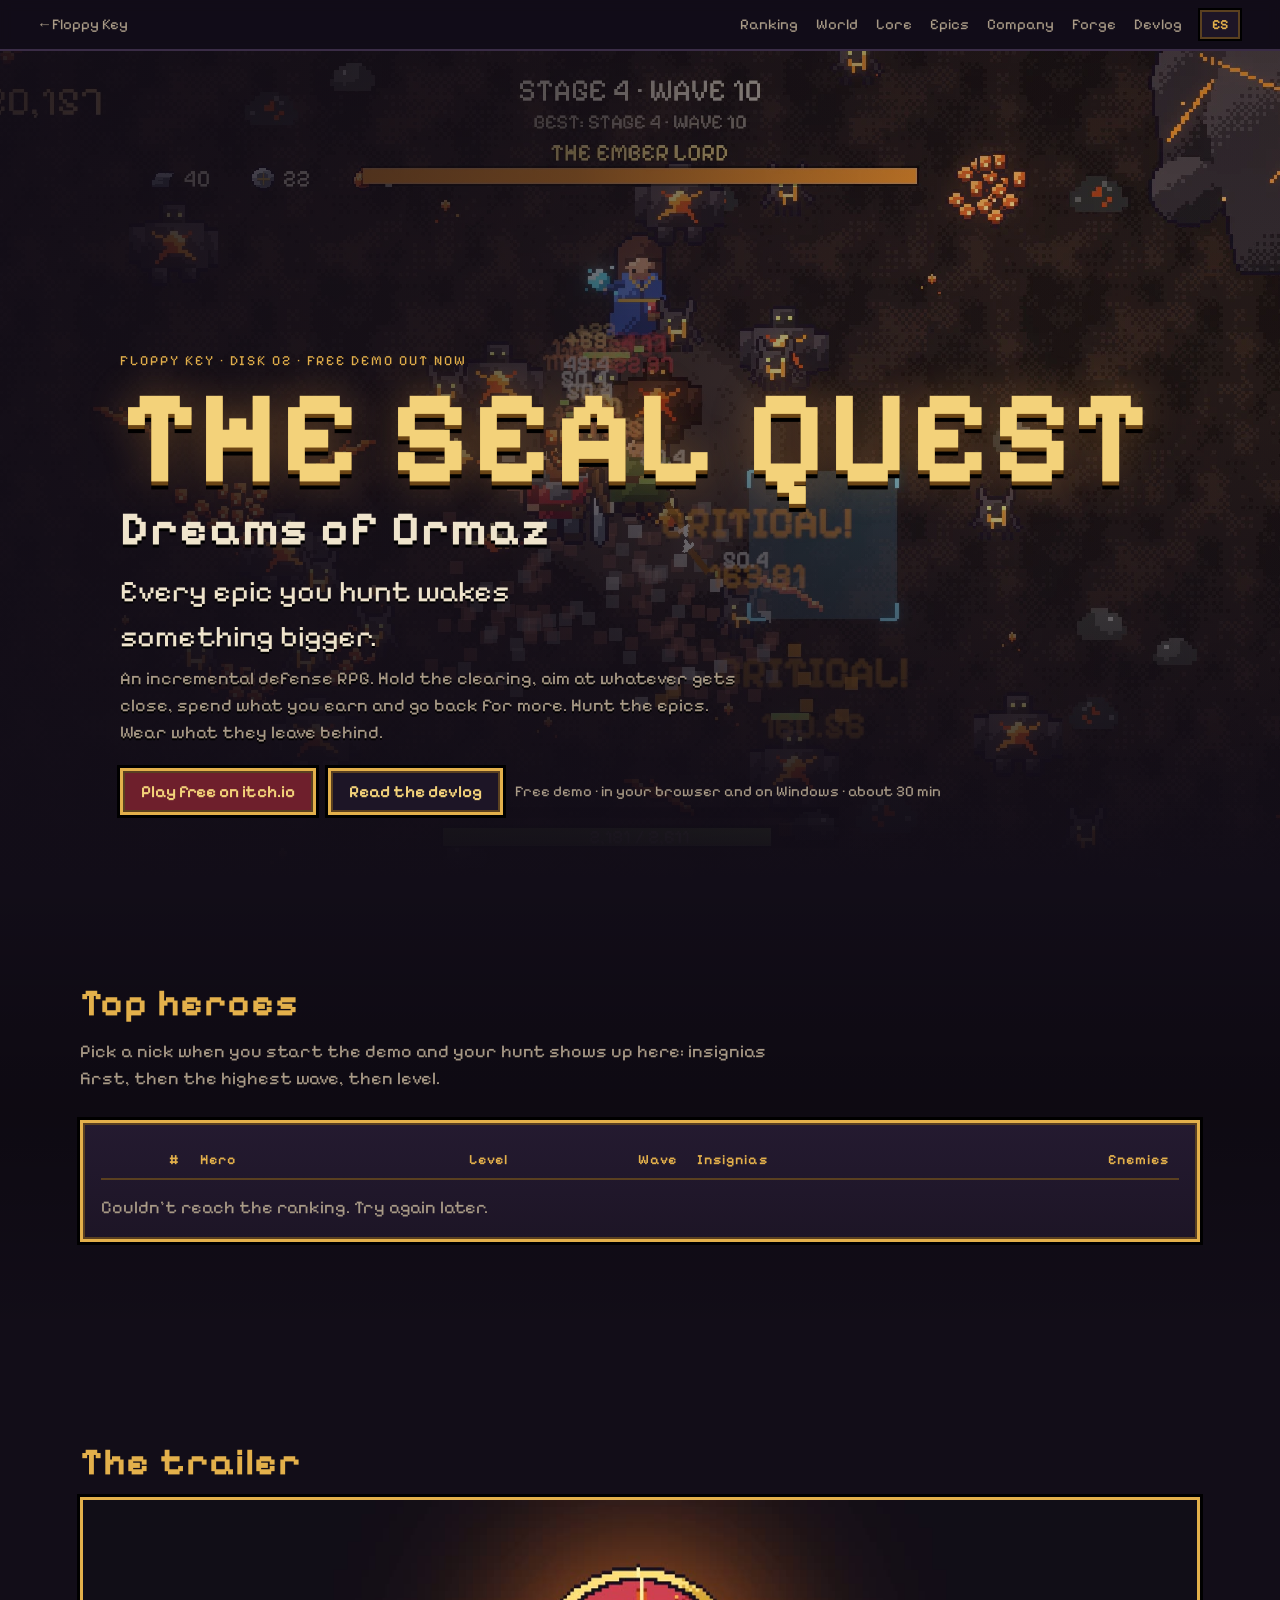
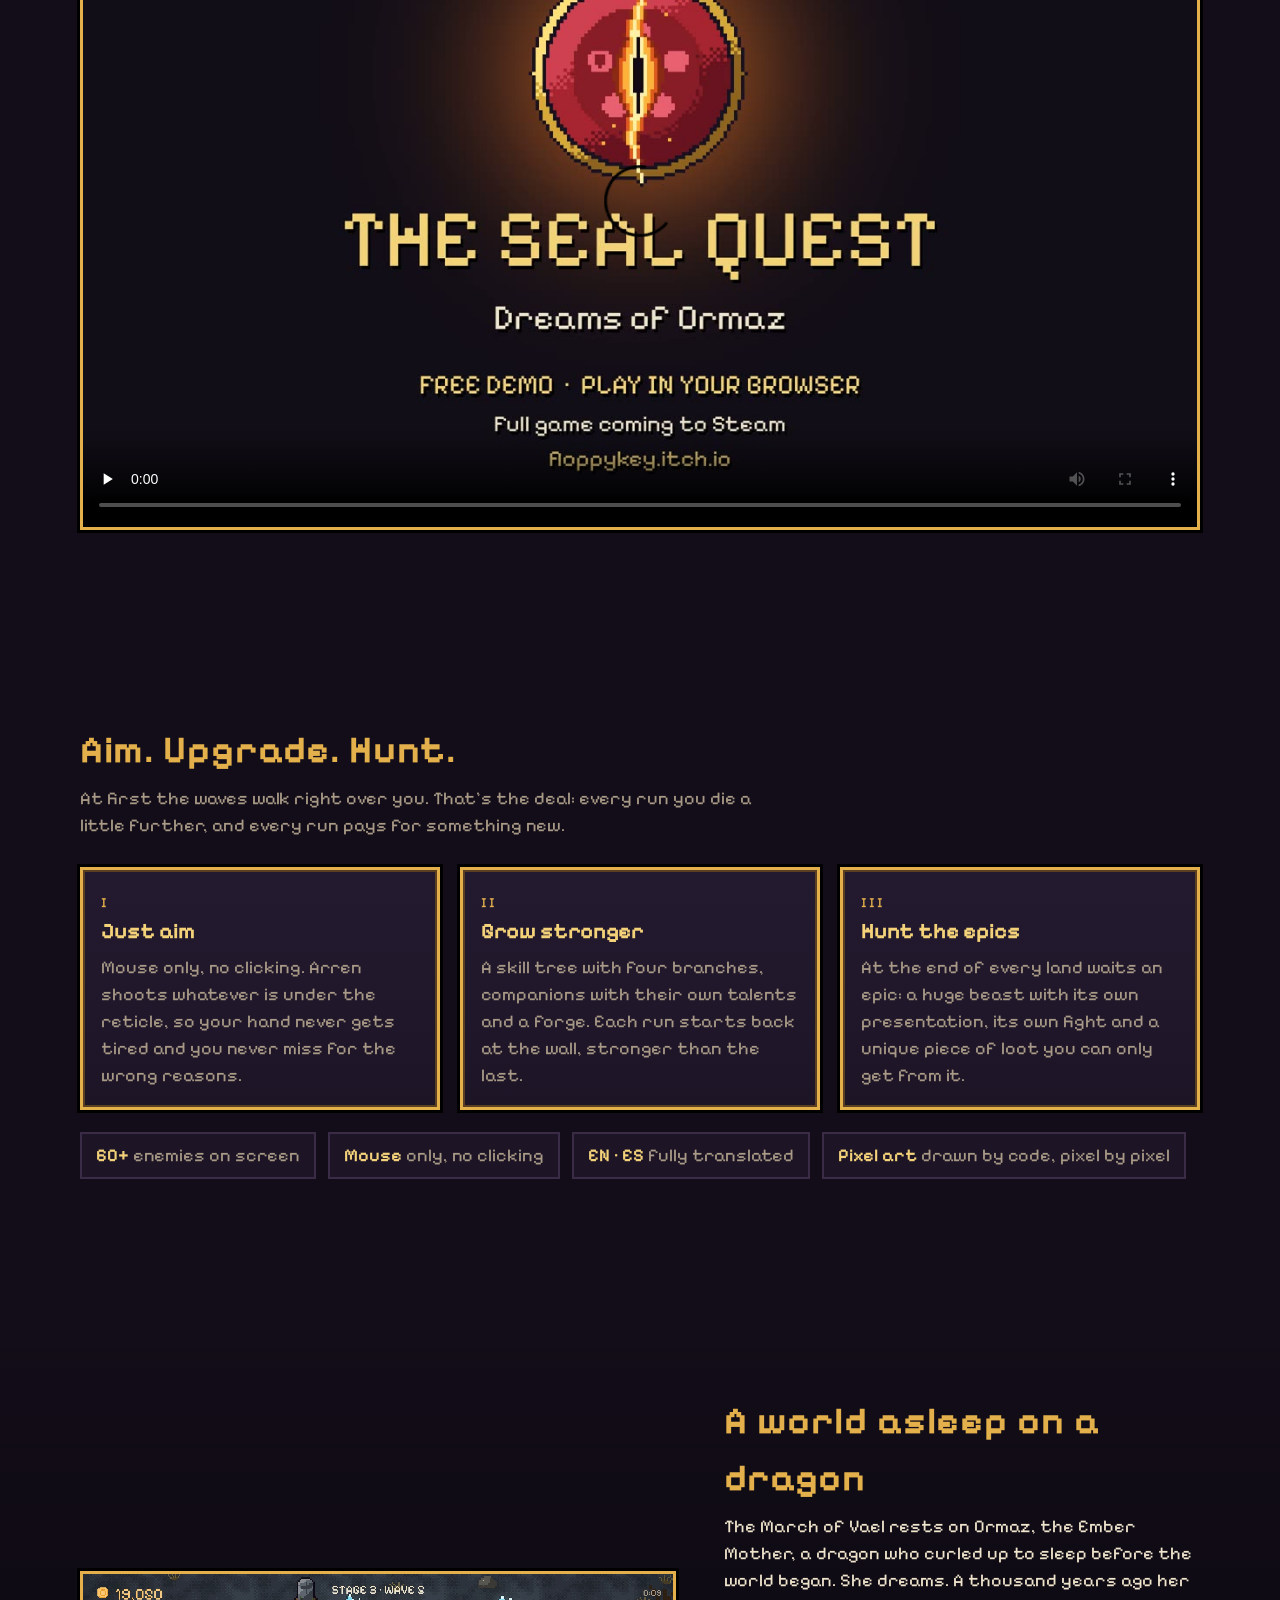
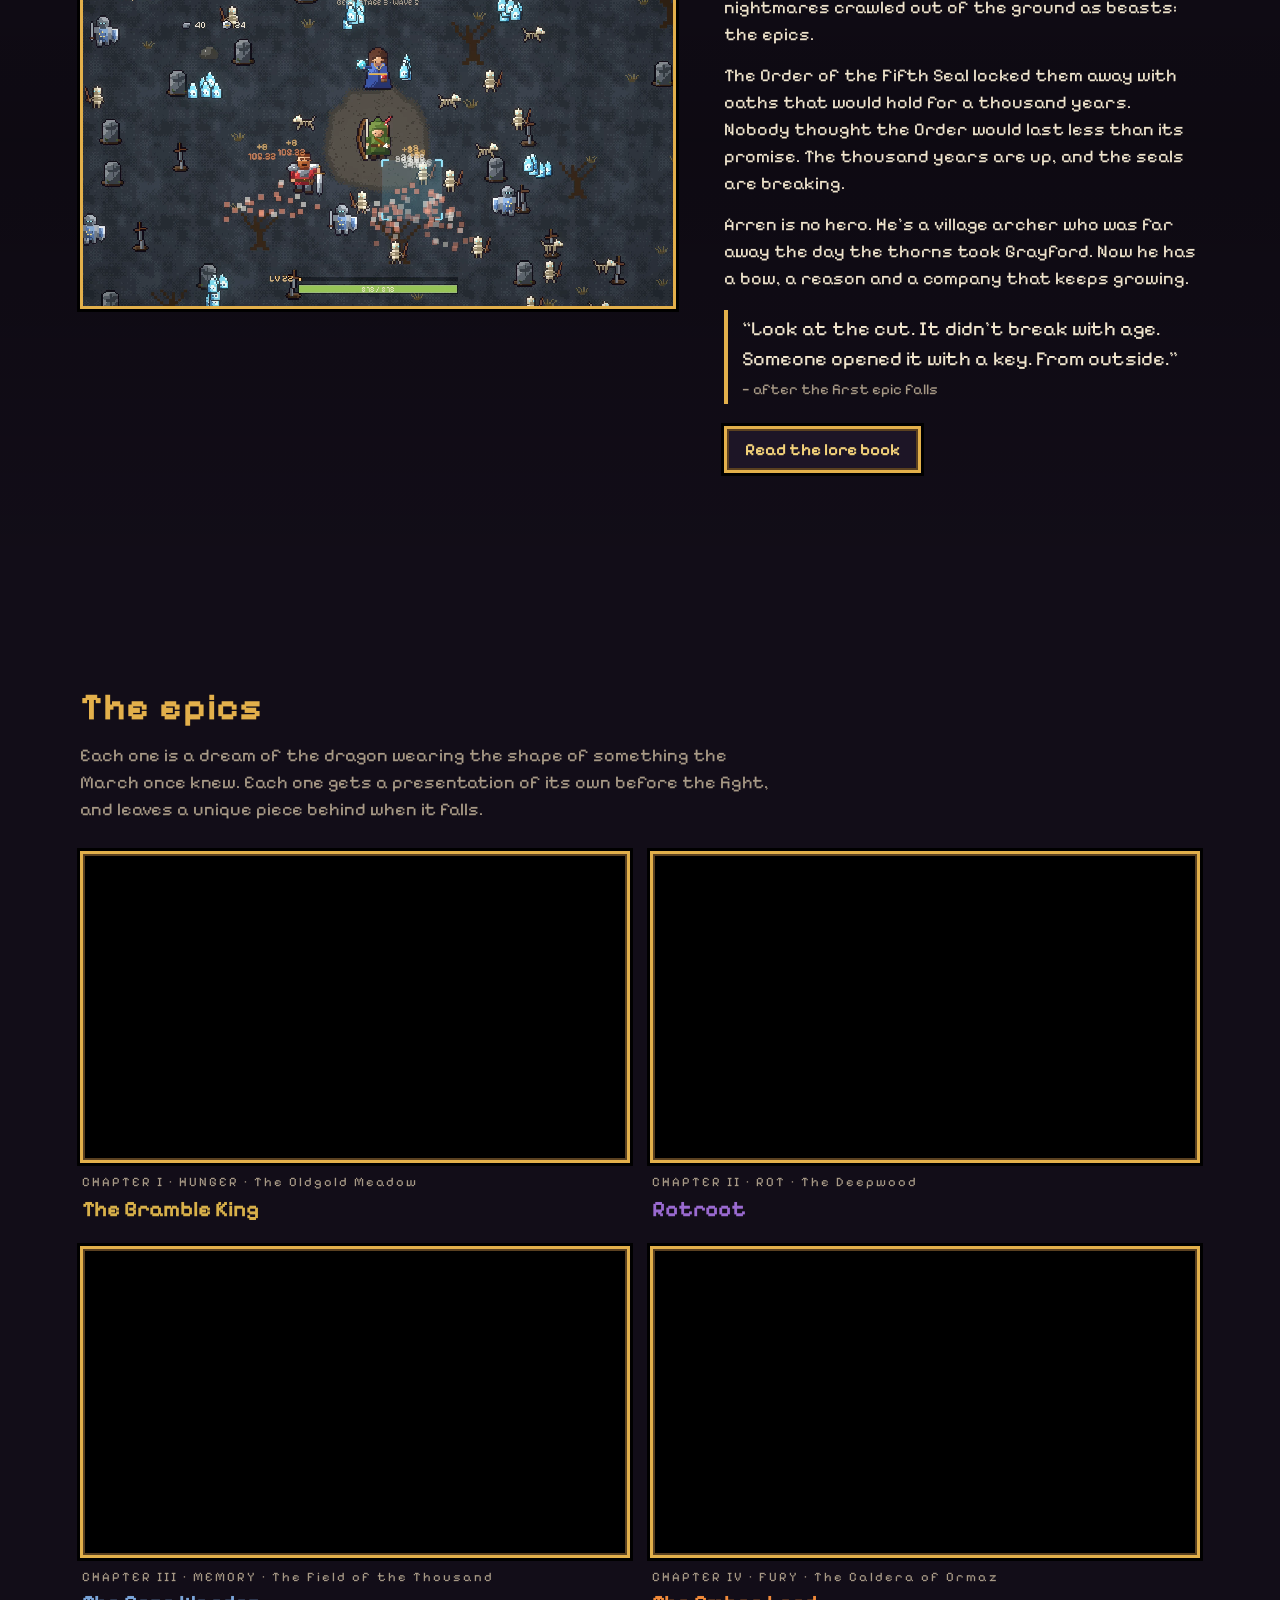
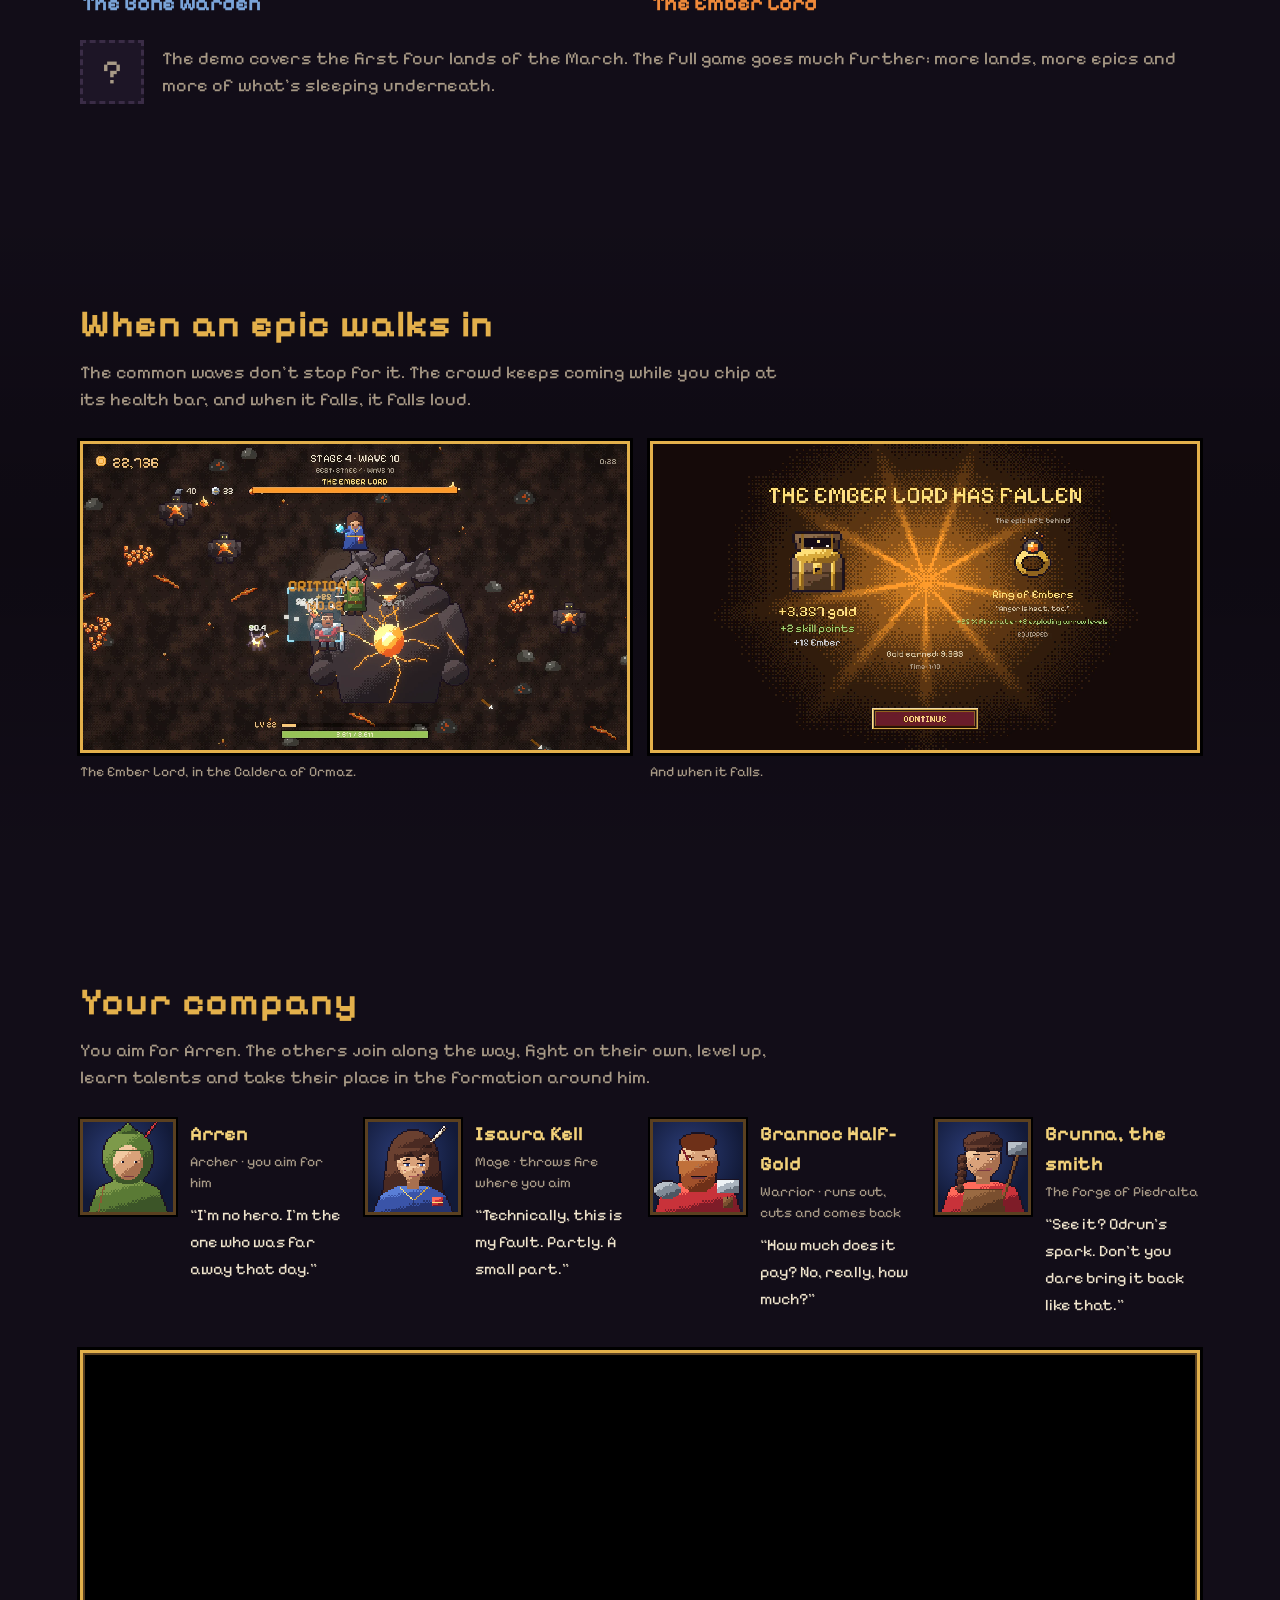
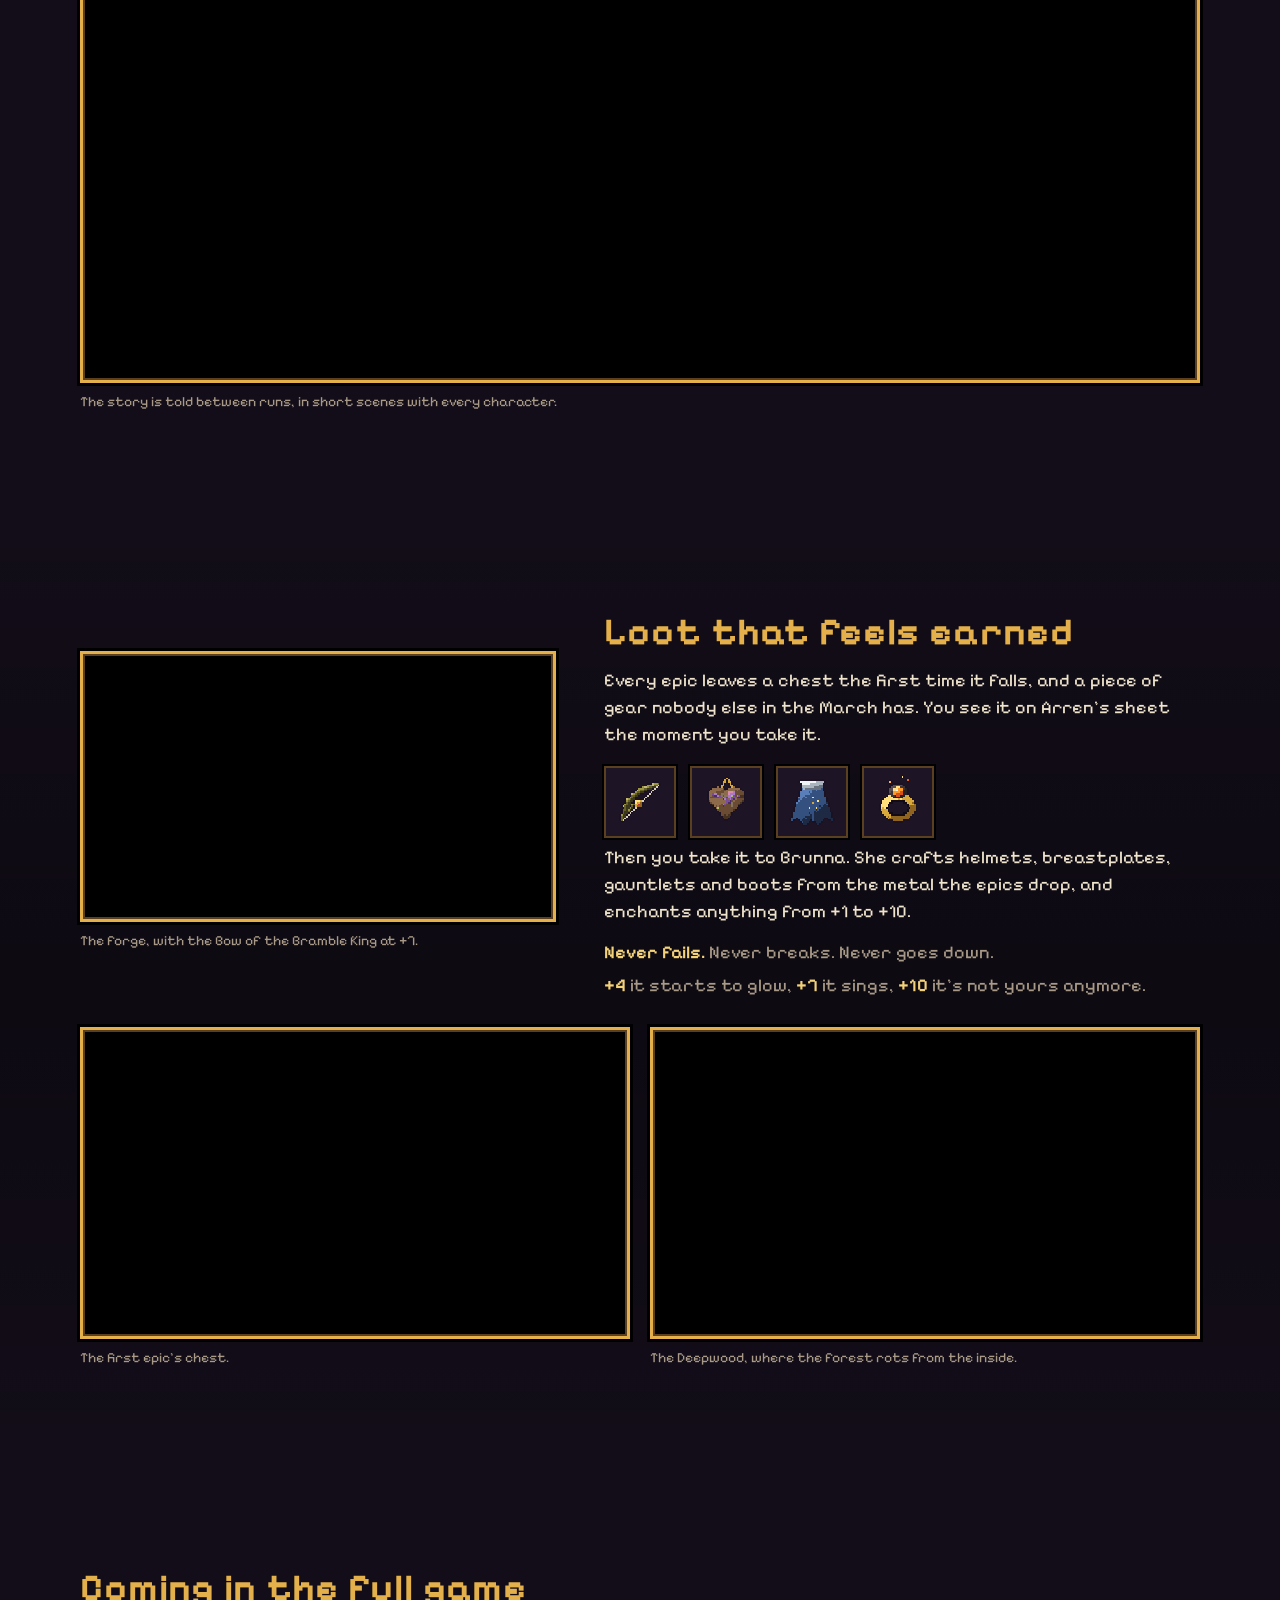
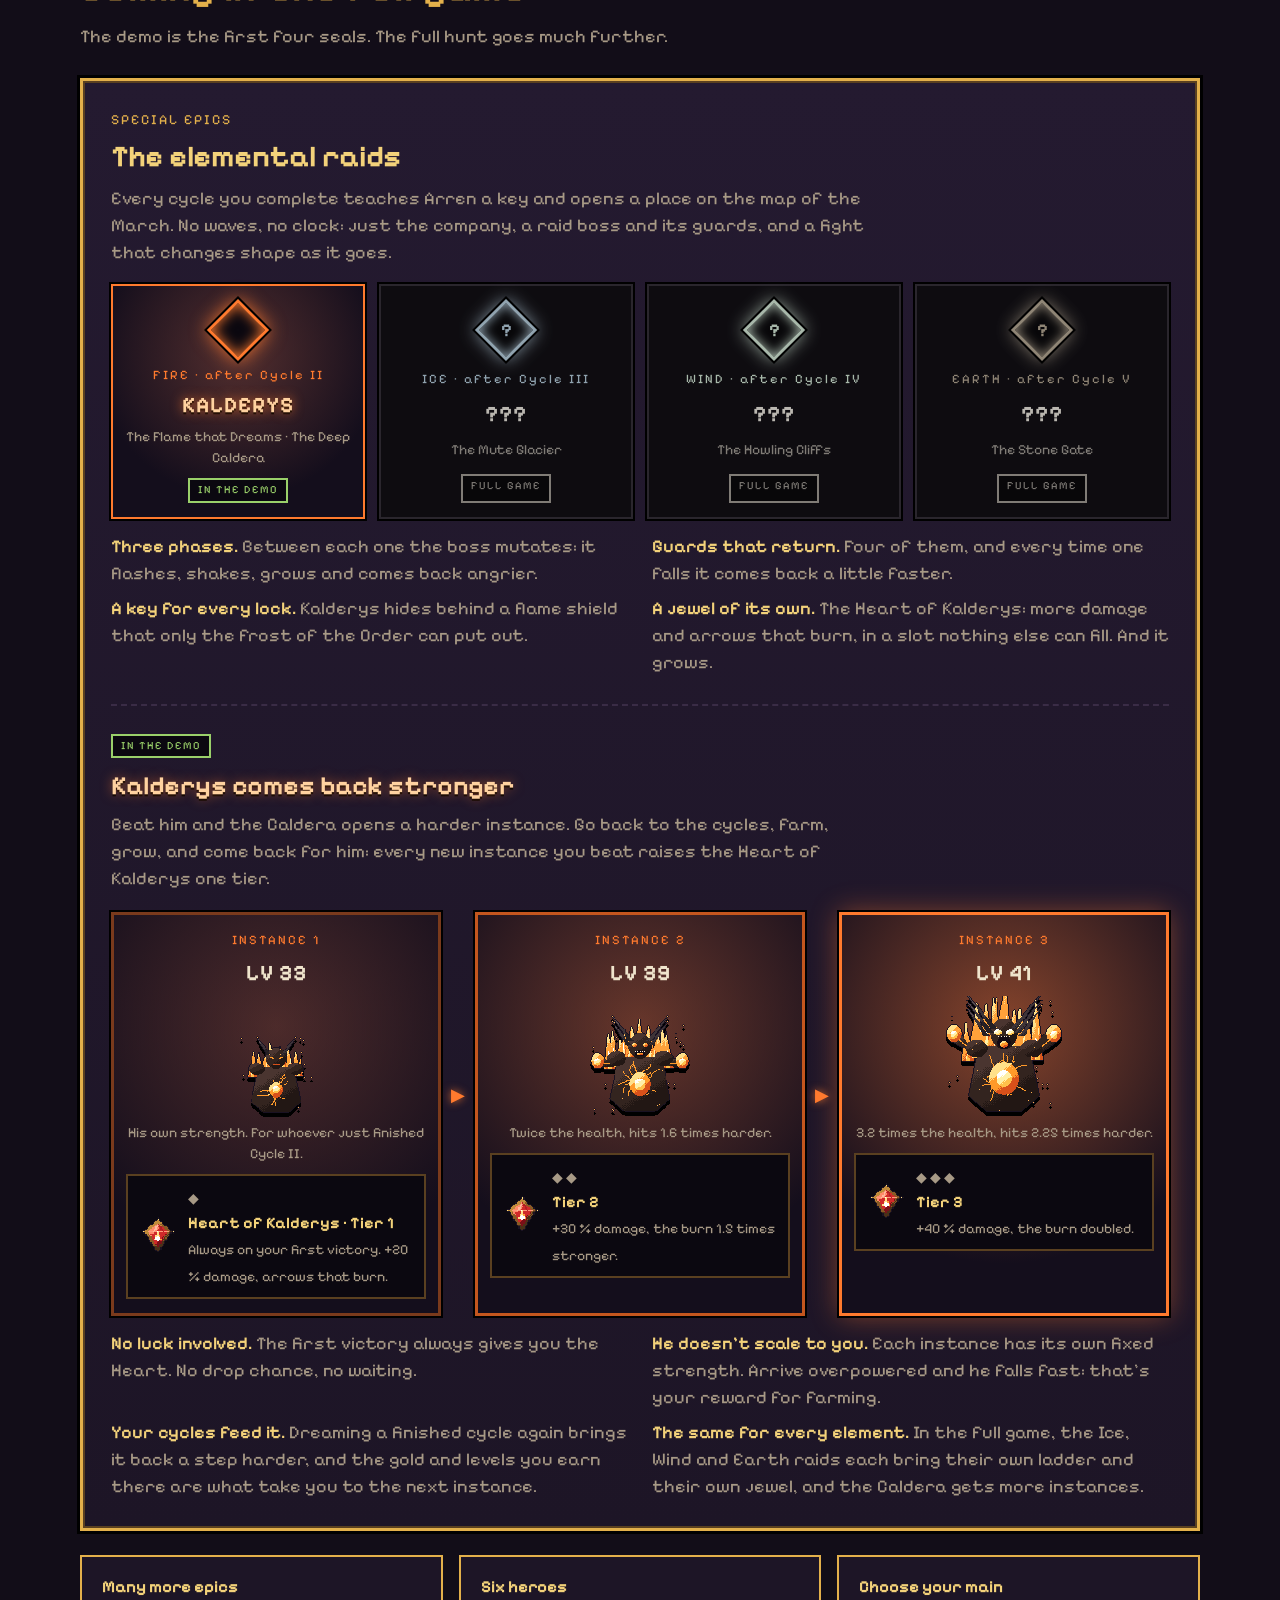
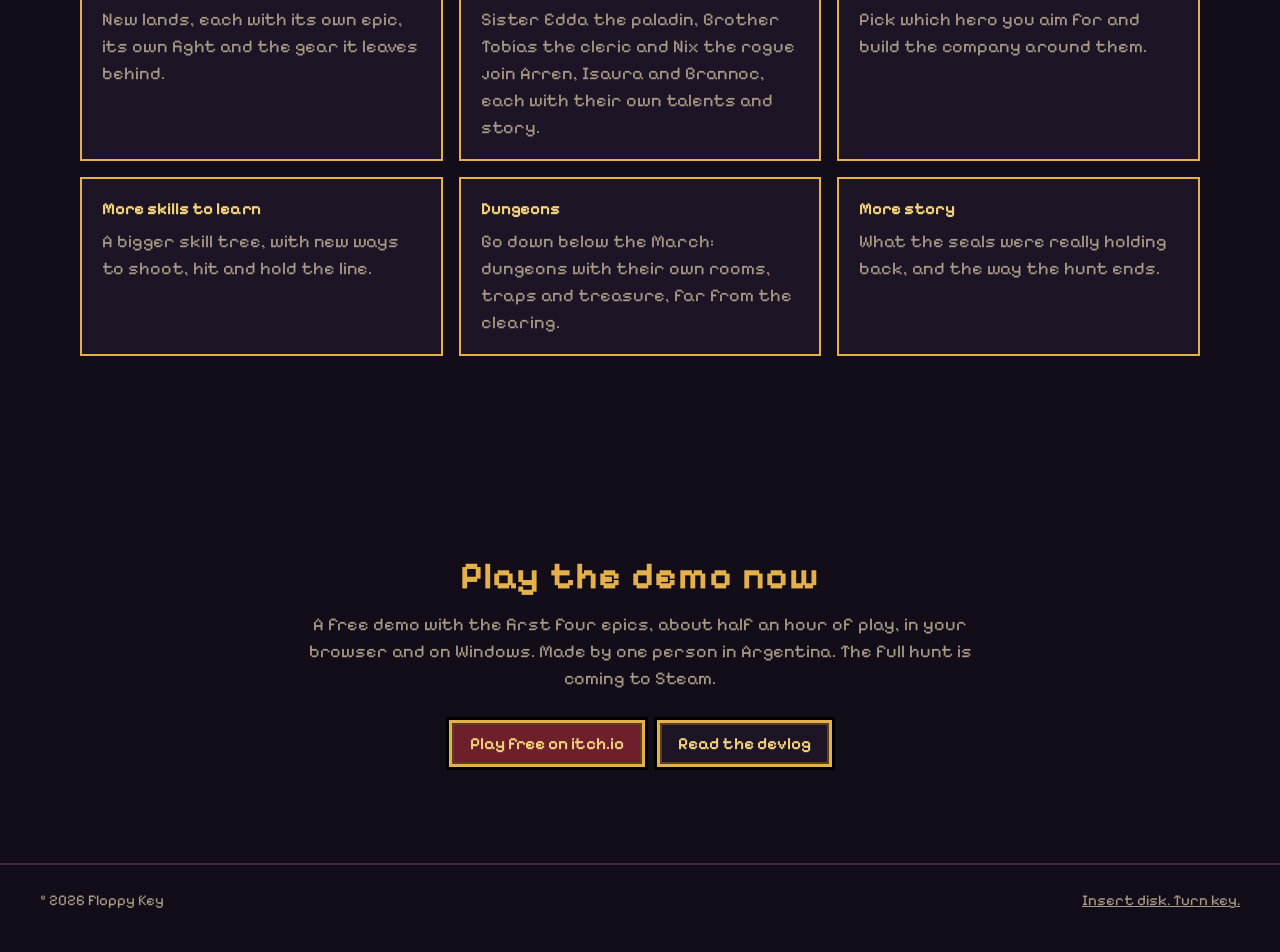
<file: sealbreaker/index.html>
<!doctype html>
<html lang="en">
<head>
  <meta charset="utf-8">
  <meta name="viewport" content="width=device-width, initial-scale=1">
  <title>The Seal Quest: Dreams of Ormaz</title>
  <meta name="robots" content="noindex">
  <link rel="canonical" href="https://floppykey.com/seal-quest/index.html">
  <meta http-equiv="refresh" content="0; url=../seal-quest/index.html">
  <style>body { background: #120d18; color: #efe4cc; font: 18px system-ui, sans-serif; padding: 40px 16px; } a { color: #f3d27a; }</style>
</head>
<body>
  <p>SEALBREAKER is now <a href="../seal-quest/index.html">The Seal Quest: Dreams of Ormaz</a>.</p>
</body>
</html>
</file>
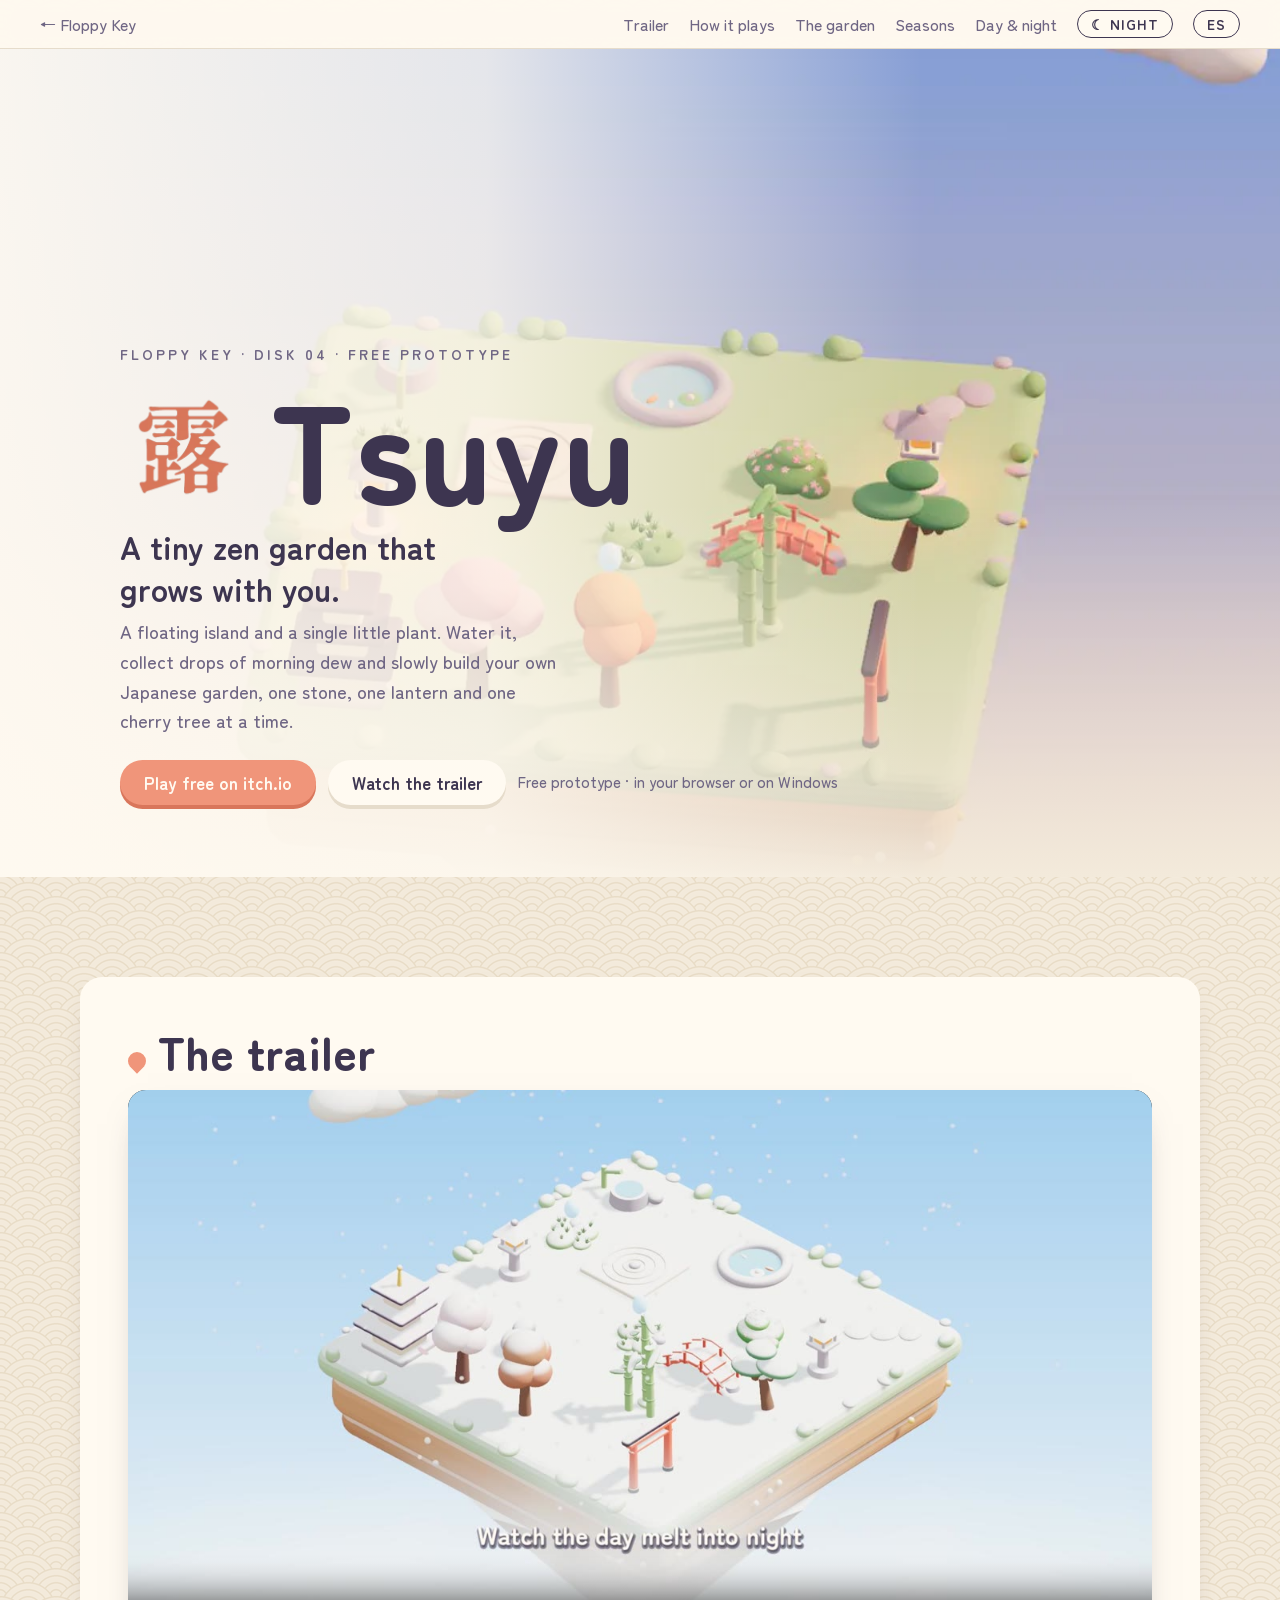
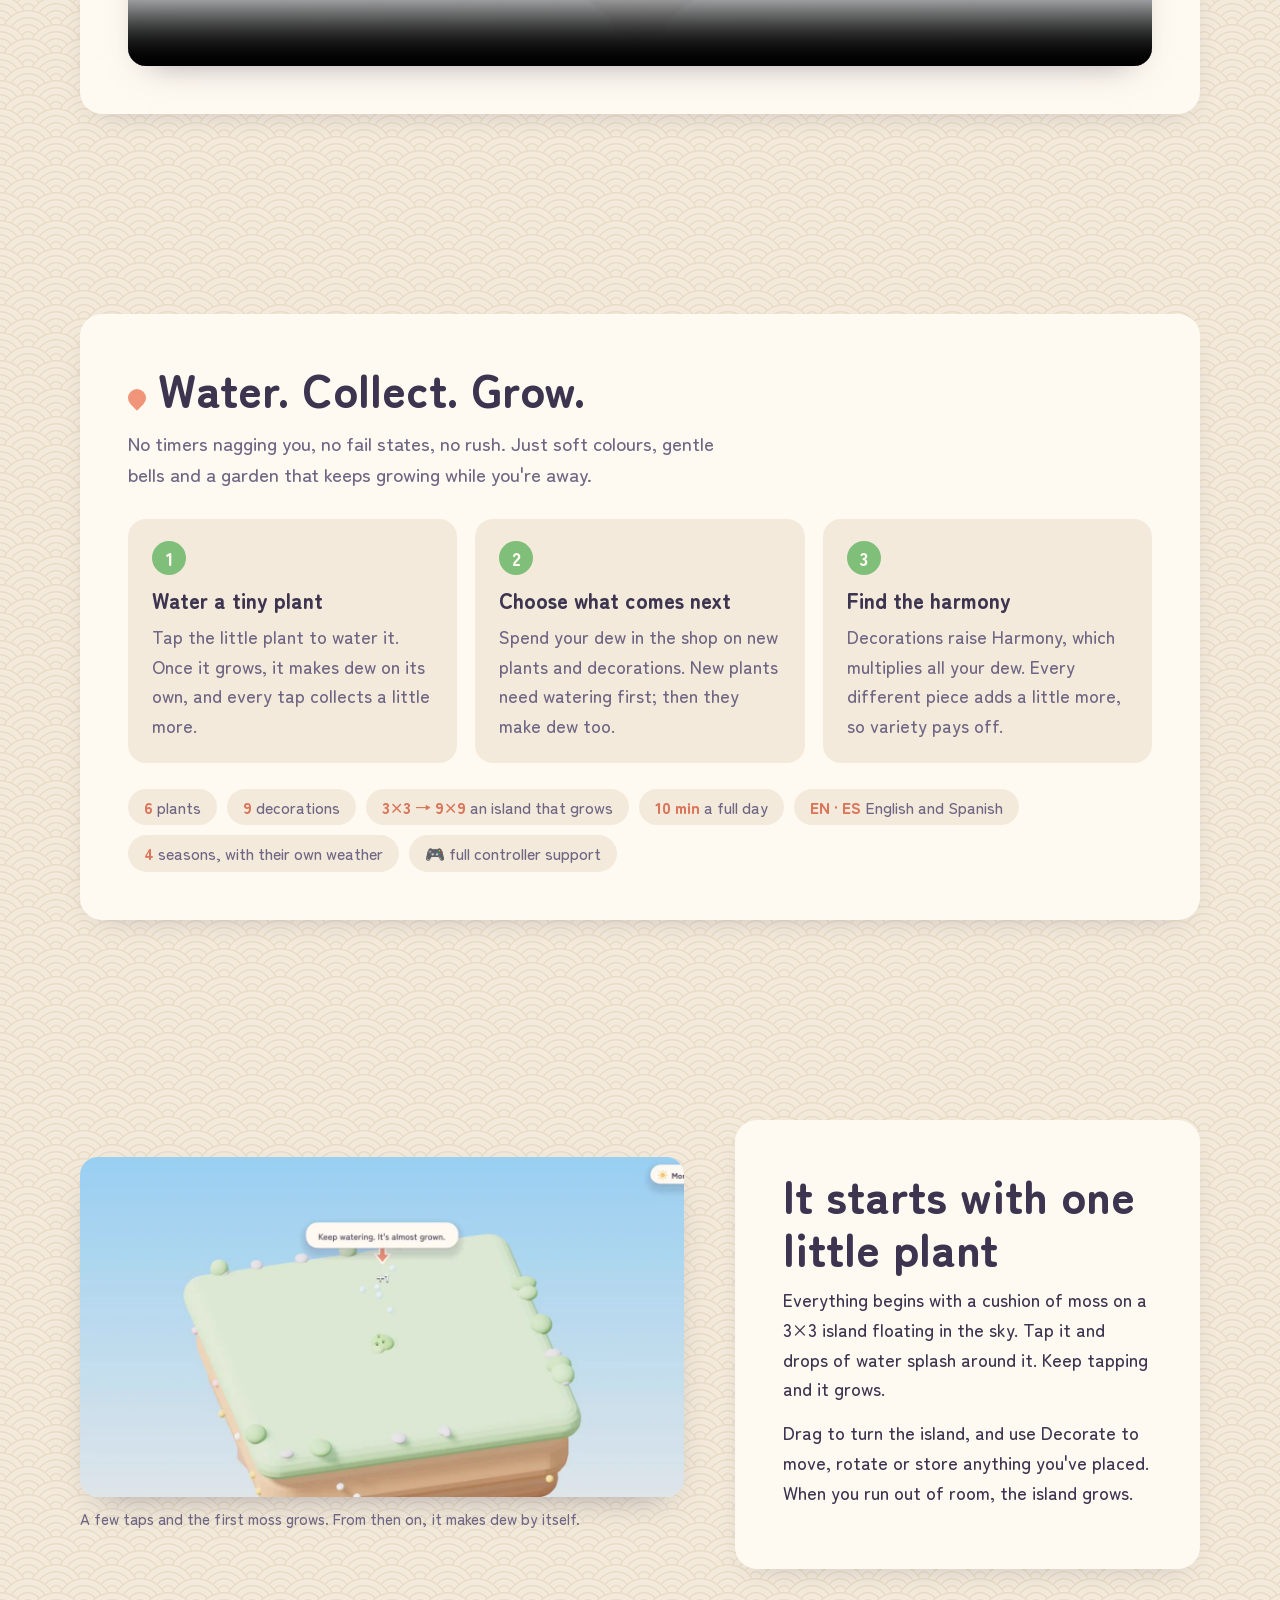
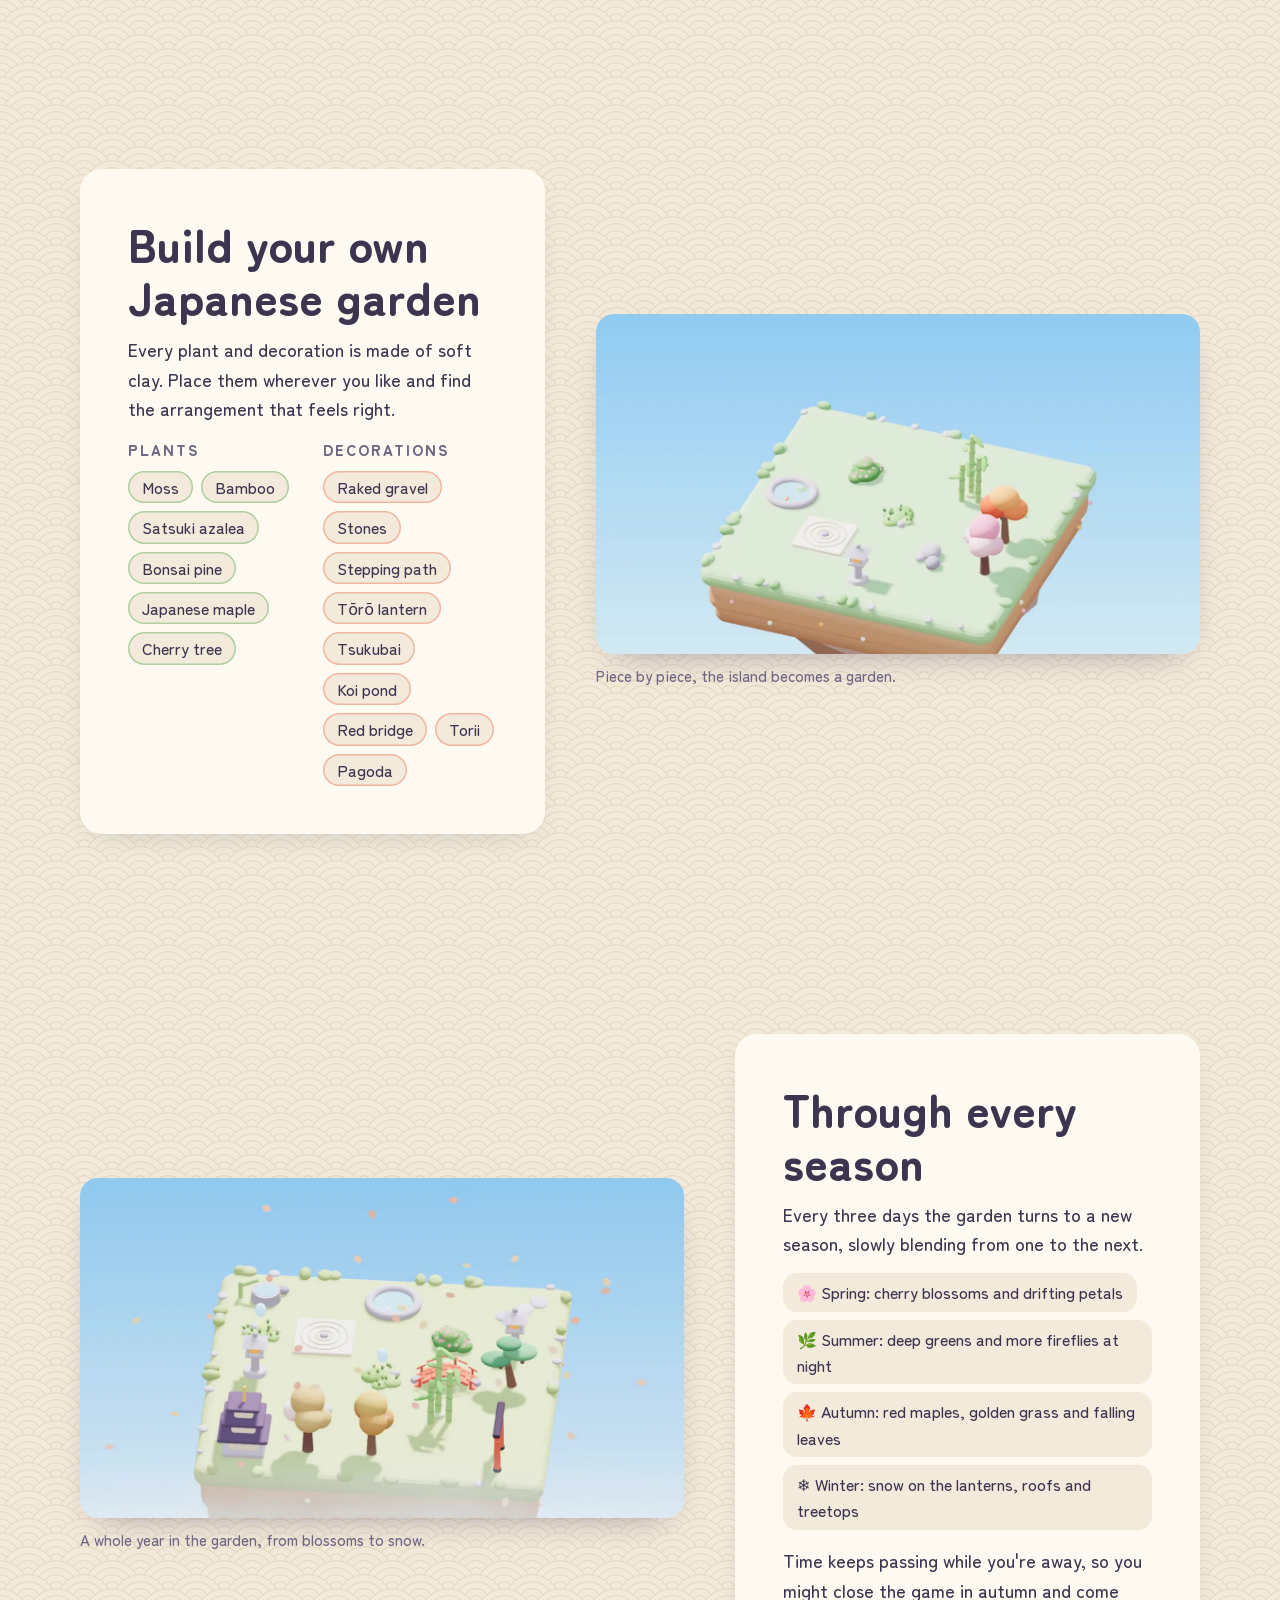
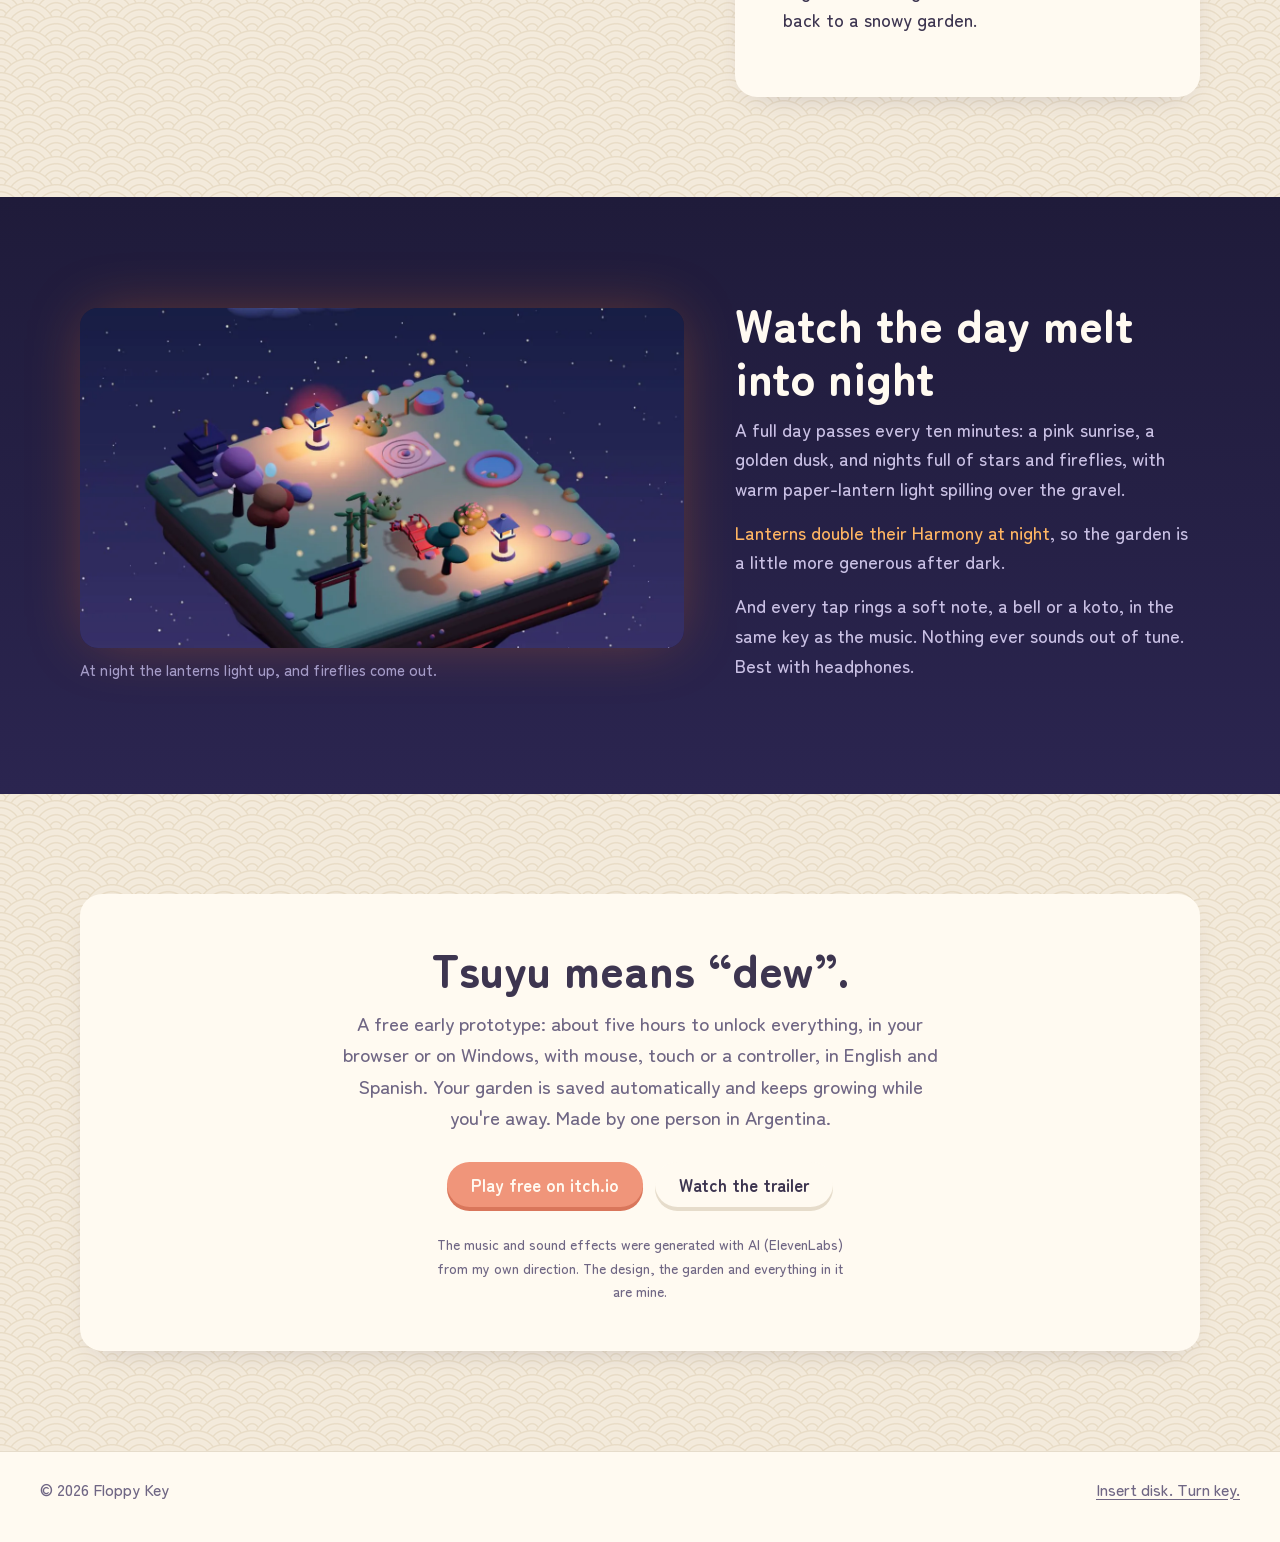
<file: tsuyu/index.html>
<!doctype html>
<html lang="en">
<head>
  <meta charset="utf-8">
  <meta name="viewport" content="width=device-width, initial-scale=1, viewport-fit=cover">
  <title>Tsuyu · Floppy Key</title>
  <meta name="description" content="Tsuyu is a tiny zen garden that grows with you. Water a little plant, collect morning dew and slowly build your own Japanese garden on a floating island.">
  <meta property="og:title" content="Tsuyu">
  <meta property="og:description" content="A tiny zen garden that grows with you. A free prototype by Floppy Key.">
  <meta property="og:image" content="https://floppykey.com/tsuyu/media/og.jpg">
  <meta name="twitter:card" content="summary_large_image">
  <link rel="icon" href="../assets/favicon.svg" type="image/svg+xml">
  <link rel="preconnect" href="https://fonts.googleapis.com">
  <link rel="preconnect" href="https://fonts.gstatic.com" crossorigin>
  <link rel="stylesheet" href="https://fonts.googleapis.com/css2?family=Zen+Maru+Gothic:wght@500;700;900&display=swap">
  <script>
    // Day by default; night only if the visitor chose it. Runs before the page draws.
    try { if (localStorage.getItem("tsuyu-theme") === "night") document.documentElement.dataset.theme = "night"; } catch (e) {}
  </script>
  <style>
    /* The game's own look: soft clay, violet ink, coral and the night sky. */
    :root {
      --clay: #fffaf1; --clay-2: #f3eadb; --ink: #3d3550; --soft: #6f6684; --rule: #e6dccb;
      --coral: #d9765b; --coral-2: #f0957a; --leaf: #7fbf7a; --sky: #8ccaf0; --sun: #f6c768;
      --night: #1f1b3a; --night-2: #2b2550; --lantern: #ffb562;
      --veil: 255, 250, 241; --tile: url("media/seigaiha.png");
      --gutter: clamp(16px, 4vw, 40px);
    }
    /* Night: the garden after dark. Same layout, the game's night palette. */
    [data-theme="night"] {
      --clay: #2b2550; --clay-2: #1f1b3a; --ink: #f3eadb; --soft: #b9b0d8; --rule: #3d3670;
      --coral: #ff9a6e; --coral-2: #ff7a1f; --veil: 31, 27, 58; --tile: url("media/seigaiha-night.png");
    }
    [data-theme="night"] .btn { color: #1f1b3a; box-shadow: 0 4px 0 #c45a14; }
    [data-theme="night"] .btn:hover { box-shadow: 0 2px 0 #c45a14; }
    [data-theme="night"] .btn.ghost { color: var(--ink); box-shadow: 0 4px 0 #15122b; }
    [data-theme="night"] .card { box-shadow: 0 10px 40px -18px rgba(255, 122, 31, .25); }
    [data-theme="night"] .step .n { color: #1f1b3a; }
    [data-theme="night"] .night { background: transparent; }
    body, .bar, .card, .step, .pills li, .facts li, footer, .chip { transition: background-color .5s, color .5s; }

    /* Fireflies: only at night, behind everything. */
    #fireflies { position: fixed; inset: 0; width: 100%; height: 100%; pointer-events: none; z-index: 0; opacity: 0; transition: opacity .8s; }
    [data-theme="night"] #fireflies { opacity: 1; }
    header, main, footer { position: relative; z-index: 1; }
    * { box-sizing: border-box; }
    html { scroll-behavior: smooth; }
    @media (prefers-reduced-motion: reduce) { html { scroll-behavior: auto; } }
    body { margin: 0; background: var(--clay-2) var(--tile); color: var(--ink);
      font: 500 18px/1.65 "Zen Maru Gothic", "Hiragino Maru Gothic ProN", system-ui, sans-serif; }
    img, video { display: block; max-width: 100%; height: auto; }
    a { color: var(--coral); text-underline-offset: 3px; }
    a:focus-visible, button:focus-visible { outline: 2px solid var(--coral); outline-offset: 3px; }

    /* Top bar */
    .bar { position: sticky; top: 0; z-index: 10; display: flex; align-items: center; justify-content: space-between; gap: 12px;
      padding: 10px var(--gutter); background: rgba(var(--veil), .92); backdrop-filter: blur(6px); border-bottom: 1px solid var(--rule); }
    .bar a.back { color: var(--soft); text-decoration: none; font-size: 16px; }
    .bar a.back:hover { color: var(--ink); }
    .bar nav { display: flex; gap: 14px 20px; align-items: center; font-size: 16px; }
    .bar nav a { color: var(--soft); text-decoration: none; }
    .bar nav a:hover { color: var(--ink); }
    .chip { font: 700 14px "Zen Maru Gothic", sans-serif; letter-spacing: 1px; color: var(--ink); background: var(--clay); border: 1.5px solid var(--ink);
      border-radius: 999px; padding: 3px 13px; cursor: pointer; }
    .chip:hover { background: var(--ink); color: var(--clay); }
    @media (max-width: 680px) { .bar nav a { display: none; } }

    /* Hero: the day melting into night, in a loop */
    .hero { position: relative; min-height: min(92vh, 860px); display: grid; align-items: end; overflow: hidden; background: var(--night); }
    .hero video, .hero .poster { position: absolute; inset: 0; width: 100%; height: 100%; object-fit: cover; }
    .hero::after { content: ""; position: absolute; inset: 0;
      background: linear-gradient(90deg, rgba(var(--veil),.95) 0%, rgba(var(--veil),.78) 38%, rgba(var(--veil),0) 72%),
                  linear-gradient(180deg, transparent 55%, var(--clay-2) 100%); }
    @media (max-width: 680px) {
      .hero::after { background: linear-gradient(180deg, rgba(var(--veil),.25) 0%, rgba(var(--veil),.86) 38%, rgba(var(--veil),.94) 70%, var(--clay-2) 100%); }
    }
    .hero-copy { position: relative; z-index: 1; padding: 0 var(--gutter) clamp(28px, 6vw, 72px); max-width: 1120px; margin: 0 auto; width: 100%; }
    .eyebrow { color: var(--soft); letter-spacing: 3px; font-size: 14px; text-transform: uppercase; margin: 0 0 8px; font-weight: 700; }
    .logo { margin: 0; display: flex; align-items: center; gap: .18em; font-weight: 900; font-size: clamp(64px, 12vw, 140px); line-height: 1; color: var(--ink); }
    .logo img { width: .9em; height: auto; }
    .tagline { margin: 12px 0 8px; font-size: clamp(22px, 3vw, 32px); font-weight: 700; color: var(--ink); max-width: 24ch; line-height: 1.3; }
    .sub { margin: 0 0 24px; color: var(--soft); max-width: 50ch; }
    .actions { display: flex; flex-wrap: wrap; gap: 12px; align-items: center; }
    .btn { display: inline-block; font: 700 17px "Zen Maru Gothic", sans-serif; text-decoration: none; padding: 10px 24px;
      border-radius: 999px; color: var(--clay); background: var(--coral-2); box-shadow: 0 4px 0 var(--coral); transition: transform .12s, box-shadow .12s; }
    .btn:hover { transform: translateY(2px); box-shadow: 0 2px 0 var(--coral); }
    .btn.ghost { background: var(--clay); color: var(--ink); box-shadow: 0 4px 0 var(--rule); }
    .btn.ghost:hover { box-shadow: 0 2px 0 var(--rule); }
    .soon { color: var(--soft); font-size: 15px; }

    /* Sections */
    main section { padding: clamp(52px, 8vw, 100px) var(--gutter); }
    .wrap { max-width: 1120px; margin: 0 auto; }
    .card { background: var(--clay); border-radius: 22px; padding: clamp(26px, 4vw, 48px); box-shadow: 0 10px 30px -18px rgba(61, 53, 80, .35); }
    h2 { font-weight: 900; font-size: clamp(30px, 4.4vw, 46px); line-height: 1.15; margin: 0 0 12px; }
    h3 { font-weight: 900; font-size: 21px; margin: 0 0 4px; }
    .lead { color: var(--soft); margin: 0 0 30px; max-width: 60ch; font-size: 19px; }
    p { margin: 0 0 14px; }
    .frame { border-radius: 18px; box-shadow: 0 14px 34px -20px rgba(61, 53, 80, .55); background: var(--clay-2); }
    .drop { display: inline-block; width: 14px; height: 14px; margin-right: 8px; background: var(--coral-2);
      border-radius: 50% 50% 50% 0; transform: rotate(-45deg); vertical-align: 1px; }
    h2 .drop { width: 18px; height: 18px; margin-right: 12px; }

    /* The loop: three steps */
    .loop { display: grid; grid-template-columns: repeat(auto-fit, minmax(230px, 1fr)); gap: 18px; }
    .step { background: var(--clay-2); border-radius: 18px; padding: 22px 24px; }
    .step .n { display: inline-grid; place-items: center; width: 34px; height: 34px; border-radius: 50%; background: var(--leaf); color: var(--clay);
      font-weight: 900; margin-bottom: 8px; }
    .step p { color: var(--soft); margin: 0; }
    .facts { display: flex; flex-wrap: wrap; gap: 10px; margin: 26px 0 0; padding: 0; list-style: none; }
    .facts li { background: var(--clay-2); border-radius: 999px; padding: 5px 16px; color: var(--soft); font-size: 16px; }
    .facts b { color: var(--coral); font-weight: 900; margin-right: 4px; }

    /* Split rows */
    .split { display: grid; grid-template-columns: 1.3fr 1fr; gap: clamp(22px, 4vw, 52px); align-items: center; }
    .split.flip { grid-template-columns: 1fr 1.3fr; }
    .split.flip > :first-child { order: 2; }
    @media (max-width: 820px) { .split, .split.flip { grid-template-columns: 1fr; } .split.flip > :first-child { order: 0; } }
    figure { margin: 0; }
    figcaption.cap { color: var(--soft); font-size: 15px; padding-top: 10px; }

    /* What you can grow */
    .items { display: grid; grid-template-columns: 1fr 1fr; gap: 22px; margin-top: 8px; }
    @media (max-width: 560px) { .items { grid-template-columns: 1fr; } }
    .items h3 { color: var(--soft); font-size: 15px; letter-spacing: 2px; text-transform: uppercase; }
    .pills { display: flex; flex-wrap: wrap; gap: 8px; list-style: none; padding: 0; margin: 8px 0 0; }
    .pills li { background: var(--clay-2); border-radius: 999px; padding: 3px 14px; font-size: 16px; }
    .pills.plants li { box-shadow: inset 0 0 0 1.5px color-mix(in srgb, var(--leaf) 60%, transparent); }
    .pills.seasons { flex-direction: column; align-items: flex-start; margin: 12px 0 16px; }
    .pills.seasons li { border-radius: 14px; padding: 6px 14px; }
    .pills.decor li { box-shadow: inset 0 0 0 1.5px color-mix(in srgb, var(--coral-2) 60%, transparent); }

    /* Night section */
    .night { background: linear-gradient(180deg, var(--night) 0%, var(--night-2) 100%); color: #f3eadb; }
    .night .lead, .night p { color: #c9c0e4; }
    .night h2 { color: #fffaf1; }
    .night .frame { background: var(--night); box-shadow: 0 0 60px -10px rgba(255, 122, 31, .35); }
    .night .cap { color: #a59cc8; }
    .glow { color: var(--lantern); }

    .trailer { width: 100%; background: #000; }
    .status { text-align: center; }
    .status .actions { justify-content: center; }
    .status .lead { margin-left: auto; margin-right: auto; }
    .status .ai { max-width: 60ch; margin: 26px auto 0; font-size: 14px; color: var(--soft); }

    footer { border-top: 1px solid var(--rule); background: var(--clay); padding: 24px var(--gutter) 40px; color: var(--soft); font-size: 16px; display: flex; justify-content: space-between; gap: 12px; flex-wrap: wrap; }
    footer a { color: var(--soft); }
  </style>
</head>
<body>
  <canvas id="fireflies" aria-hidden="true"></canvas>
  <header class="bar">
    <a class="back" href="../index.html" data-i18n="back">← Floppy Key</a>
    <nav aria-label="Tsuyu">
      <a href="#trailer" data-i18n="nav.trailer">Trailer</a>
      <a href="#play" data-i18n="nav.play">How it plays</a>
      <a href="#garden" data-i18n="nav.garden">The garden</a>
      <a href="#seasons" data-i18n="nav.seasons">Seasons</a>
      <a href="#night" data-i18n="nav.night">Day &amp; night</a>
      <button class="chip" id="theme" type="button">☾ NIGHT</button>
      <button class="chip" id="lang" type="button" aria-label="Cambiar a español">ES</button>
    </nav>
  </header>

  <main>
    <section class="hero" aria-labelledby="title" style="padding: 0;">
      <img class="poster" src="media/loop-night.webp" alt="" aria-hidden="true">
      <video autoplay muted loop playsinline preload="metadata" poster="media/loop-night.webp" aria-hidden="true">
        <source src="media/loop-night.mp4" type="video/mp4">
      </video>
      <div class="hero-copy">
        <p class="eyebrow" data-i18n="hero.eyebrow">Floppy Key · Disk 04 · Free prototype</p>
        <h1 class="logo" id="title"><img src="media/kanji.webp" width="256" height="256" alt="露">Tsuyu</h1>
        <p class="tagline" data-i18n="hero.tagline">A tiny zen garden that grows with you.</p>
        <p class="sub" data-i18n="hero.sub">A floating island and a single little plant. Water it, collect drops of morning dew and slowly build your own Japanese garden, one stone, one lantern and one cherry tree at a time.</p>
        <div class="actions">
          <a class="btn" href="https://floppykey.itch.io/tsuyu" target="_blank" rel="noopener" data-i18n="hero.cta">Play free on itch.io</a>
          <a class="btn ghost" href="#trailer" data-i18n="hero.cta2">Watch the trailer</a>
          <span class="soon" data-i18n="hero.soon">Free prototype · in your browser or on Windows</span>
        </div>
      </div>
    </section>

    <!-- Trailer: it only downloads when someone presses play. -->
    <section id="trailer" aria-labelledby="trailer-title">
      <div class="wrap card">
        <h2 id="trailer-title"><span class="drop"></span><span data-i18n="trailer.title">The trailer</span></h2>
        <video class="frame trailer" controls preload="none" playsinline poster="media/trailer-poster.jpg?v=3" width="1280" height="720" aria-label="Trailer of Tsuyu">
          <source src="media/trailer.mp4?v=3" type="video/mp4">
        </video>
      </div>
    </section>

    <!-- The loop -->
    <section id="play" aria-labelledby="loop-title">
      <div class="wrap card">
        <h2 id="loop-title"><span class="drop"></span><span data-i18n="loop.title">Water. Collect. Grow.</span></h2>
        <p class="lead" data-i18n="loop.lead">No timers nagging you, no fail states, no rush. Just soft colours, gentle bells and a garden that keeps growing while you're away.</p>
        <div class="loop">
          <div class="step">
            <span class="n">1</span>
            <h3 data-i18n="loop.1.t">Water a tiny plant</h3>
            <p data-i18n="loop.1.p">Tap the little plant to water it. Once it grows, it makes dew on its own, and every tap collects a little more.</p>
          </div>
          <div class="step">
            <span class="n">2</span>
            <h3 data-i18n="loop.2.t">Choose what comes next</h3>
            <p data-i18n="loop.2.p">Spend your dew in the shop on new plants and decorations. New plants need watering first; then they make dew too.</p>
          </div>
          <div class="step">
            <span class="n">3</span>
            <h3 data-i18n="loop.3.t">Find the harmony</h3>
            <p data-i18n="loop.3.p">Decorations raise Harmony, which multiplies all your dew. Every different piece adds a little more, so variety pays off.</p>
          </div>
        </div>
        <ul class="facts">
          <li><b>6</b><span data-i18n="fact.1">plants</span></li>
          <li><b>9</b><span data-i18n="fact.2">decorations</span></li>
          <li><b>3×3 → 9×9</b><span data-i18n="fact.3">an island that grows</span></li>
          <li><b>10 min</b><span data-i18n="fact.4">a full day</span></li>
          <li><b>EN · ES</b><span data-i18n="fact.5">English and Spanish</span></li>
          <li><b>4</b><span data-i18n="fact.7">seasons, with their own weather</span></li>
          <li><b>🎮</b><span data-i18n="fact.6">full controller support</span></li>
        </ul>
      </div>
    </section>

    <!-- Watering -->
    <section aria-labelledby="water-title">
      <div class="wrap split">
        <figure>
          <video class="frame" autoplay muted loop playsinline preload="metadata" poster="media/loop-water.webp" width="1280" height="720" aria-label="Tapping the little plant: drops of water splash and it grows.">
            <source src="media/loop-water.mp4" type="video/mp4">
          </video>
          <figcaption class="cap" data-i18n="water.cap">A few taps and the first moss grows. From then on, it makes dew by itself.</figcaption>
        </figure>
        <div class="card">
          <h2 id="water-title" data-i18n="water.title">It starts with one little plant</h2>
          <p data-i18n="water.p1">Everything begins with a cushion of moss on a 3×3 island floating in the sky. Tap it and drops of water splash around it. Keep tapping and it grows.</p>
          <p data-i18n="water.p2">Drag to turn the island, and use Decorate to move, rotate or store anything you've placed. When you run out of room, the island grows.</p>
        </div>
      </div>
    </section>

    <!-- The garden -->
    <section id="garden" aria-labelledby="garden-title">
      <div class="wrap split flip">
        <figure>
          <video class="frame" autoplay muted loop playsinline preload="metadata" poster="media/loop-build.webp" width="1280" height="720" aria-label="The garden fills up piece by piece while the island turns.">
            <source src="media/loop-build.mp4" type="video/mp4">
          </video>
          <figcaption class="cap" data-i18n="garden.cap">Piece by piece, the island becomes a garden.</figcaption>
        </figure>
        <div class="card">
          <h2 id="garden-title" data-i18n="garden.title">Build your own Japanese garden</h2>
          <p data-i18n="garden.p">Every plant and decoration is made of soft clay. Place them wherever you like and find the arrangement that feels right.</p>
          <div class="items">
            <div>
              <h3 data-i18n="garden.plants">Plants</h3>
              <ul class="pills plants">
                <li data-i18n="p.moss">Moss</li><li data-i18n="p.bamboo">Bamboo</li><li data-i18n="p.azalea">Satsuki azalea</li>
                <li data-i18n="p.pine">Bonsai pine</li><li data-i18n="p.maple">Japanese maple</li><li data-i18n="p.cherry">Cherry tree</li>
              </ul>
            </div>
            <div>
              <h3 data-i18n="garden.decor">Decorations</h3>
              <ul class="pills decor">
                <li data-i18n="d.gravel">Raked gravel</li><li data-i18n="d.stones">Stones</li><li data-i18n="d.path">Stepping path</li>
                <li data-i18n="d.lantern">Tōrō lantern</li><li>Tsukubai</li><li data-i18n="d.pond">Koi pond</li>
                <li data-i18n="d.bridge">Red bridge</li><li>Torii</li><li data-i18n="d.pagoda">Pagoda</li>
              </ul>
            </div>
          </div>
        </div>
      </div>
    </section>

    <!-- The seasons -->
    <section id="seasons" aria-labelledby="seasons-title">
      <div class="wrap split">
        <figure>
          <video class="frame" autoplay muted loop playsinline preload="metadata" poster="media/loop-seasons.webp" width="1280" height="720" aria-label="The garden through the four seasons: cherry blossoms, green summer, red maples and snow.">
            <source src="media/loop-seasons.mp4" type="video/mp4">
          </video>
          <figcaption class="cap" data-i18n="seasons.cap">A whole year in the garden, from blossoms to snow.</figcaption>
        </figure>
        <div class="card">
          <h2 id="seasons-title" data-i18n="seasons.title">Through every season</h2>
          <p data-i18n="seasons.p1">Every three days the garden turns to a new season, slowly blending from one to the next.</p>
          <ul class="pills seasons">
            <li data-i18n="s.spring">🌸 Spring: cherry blossoms and drifting petals</li>
            <li data-i18n="s.summer">🌿 Summer: deep greens and more fireflies at night</li>
            <li data-i18n="s.autumn">🍁 Autumn: red maples, golden grass and falling leaves</li>
            <li data-i18n="s.winter">❄️ Winter: snow on the lanterns, roofs and treetops</li>
          </ul>
          <p data-i18n="seasons.p2">Time keeps passing while you're away, so you might close the game in autumn and come back to a snowy garden.</p>
        </div>
      </div>
    </section>

    <!-- Day and night -->
    <section id="night" class="night" aria-labelledby="night-title">
      <div class="wrap split">
        <figure>
          <video class="frame" autoplay muted loop playsinline preload="metadata" poster="media/loop-lanterns.webp" width="1280" height="720" aria-label="The garden at night: lanterns glow orange and fireflies drift around them.">
            <source src="media/loop-lanterns.mp4" type="video/mp4">
          </video>
          <figcaption class="cap" data-i18n="night.cap">At night the lanterns light up, and fireflies come out.</figcaption>
        </figure>
        <div>
          <h2 id="night-title" data-i18n="night.title">Watch the day melt into night</h2>
          <p data-i18n="night.p1">A full day passes every ten minutes: a pink sunrise, a golden dusk, and nights full of stars and fireflies, with warm paper-lantern light spilling over the gravel.</p>
          <p data-i18n="night.p2"><span class="glow">Lanterns double their Harmony at night</span>, so the garden is a little more generous after dark.</p>
          <p data-i18n="night.p3">And every tap rings a soft note, a bell or a koto, in the same key as the music. Nothing ever sounds out of tune. Best with headphones.</p>
        </div>
      </div>
    </section>

    <!-- Status -->
    <section class="status" aria-labelledby="status-title">
      <div class="wrap card">
        <h2 id="status-title" data-i18n="status.title">Tsuyu means “dew”.</h2>
        <p class="lead" data-i18n="status.lead">A free early prototype: about five hours to unlock everything, in your browser or on Windows, with mouse, touch or a controller, in English and Spanish. Your garden is saved automatically and keeps growing while you're away. Made by one person in Argentina.</p>
        <div class="actions">
          <a class="btn" href="https://floppykey.itch.io/tsuyu" target="_blank" rel="noopener" data-i18n="status.cta">Play free on itch.io</a>
          <a class="btn ghost" href="#trailer" data-i18n="status.cta2">Watch the trailer</a>
        </div>
        <p class="ai" data-i18n="status.ai">The music and sound effects were generated with AI (ElevenLabs) from my own direction. The design, the garden and everything in it are mine.</p>
      </div>
    </section>
  </main>

  <footer>
    <span>© 2026 Floppy Key</span>
    <a href="../index.html" data-i18n="foot">Insert disk. Turn key.</a>
  </footer>

  <script>
    // English is in the HTML; these are the Spanish texts. The language is shared with the rest of the site.
    const ES = {
      "back": "← Floppy Key",
      "nav.trailer": "Tráiler", "nav.play": "Cómo se juega", "nav.garden": "El jardín", "nav.night": "Día y noche", "nav.seasons": "Estaciones",
      "hero.eyebrow": "Floppy Key · Disquete 04 · Prototipo gratis",
      "hero.tagline": "Un pequeño jardín zen que crece contigo.",
      "hero.sub": "Una isla flotante y una sola plantita. Riégala, junta gotas de rocío y arma despacio tu propio jardín japonés, una piedra, una linterna y un cerezo a la vez.",
      "hero.cta": "Jugar gratis en itch.io", "hero.cta2": "Ver el tráiler", "hero.soon": "Prototipo gratis · en el navegador o en Windows",
      "trailer.title": "El tráiler",
      "loop.title": "Riega. Junta. Haz crecer.",
      "loop.lead": "Sin relojes que te apuren, sin forma de perder, sin prisa. Solo colores suaves, campanitas y un jardín que sigue creciendo mientras no estás.",
      "loop.1.t": "Riega una plantita", "loop.1.p": "Toca la plantita para regarla. Cuando crece, da rocío sola, y cada toque junta un poco más.",
      "loop.2.t": "Elige qué sigue", "loop.2.p": "Gasta el rocío en la tienda en plantas y decoraciones nuevas. Las plantas nuevas primero se riegan; después también dan rocío.",
      "loop.3.t": "Encuentra la armonía", "loop.3.p": "Las decoraciones suben la Armonía, que multiplica todo el rocío. Cada pieza distinta suma un poco más, así que conviene variar.",
      "fact.1": "plantas", "fact.2": "decoraciones", "fact.3": "una isla que crece", "fact.4": "un día completo", "fact.5": "inglés y español", "fact.6": "se juega completo con joystick", "fact.7": "estaciones, cada una con su clima",
      "seasons.title": "En cada estación",
      "seasons.p1": "Cada tres días el jardín pasa a una nueva estación, mezclándose de a poco con la siguiente.",
      "s.spring": "🌸 Primavera: cerezos en flor y pétalos en el aire",
      "s.summer": "🌿 Verano: verdes intensos y más luciérnagas de noche",
      "s.autumn": "🍁 Otoño: arces rojos, pasto dorado y hojas que caen",
      "s.winter": "❄️ Invierno: nieve sobre las linternas, los techos y las copas",
      "seasons.p2": "El tiempo sigue pasando mientras no estás: podés cerrar el juego en otoño y volver a un jardín nevado.",
      "seasons.cap": "Un año entero en el jardín, de las flores a la nieve.",
      "water.title": "Todo empieza con una plantita",
      "water.p1": "Todo arranca con un cojín de musgo en una isla de 3×3 que flota en el cielo. Tócalo y salpican gotitas alrededor. Sigue tocando y crece.",
      "water.p2": "Arrastra para girar la isla, y con Decorar mueves, giras o guardas lo que pusiste. Cuando te quedas sin lugar, la isla se agranda.",
      "water.cap": "Unos toques y crece el primer musgo. Desde ahí, da rocío solo.",
      "garden.title": "Arma tu propio jardín japonés",
      "garden.p": "Cada planta y cada decoración está hecha de arcilla suave. Ponlas donde quieras y busca el orden que te haga sentir bien.",
      "garden.cap": "Pieza a pieza, la isla se vuelve un jardín.",
      "garden.plants": "Plantas", "garden.decor": "Decoraciones",
      "p.moss": "Musgo", "p.bamboo": "Bambú", "p.azalea": "Azalea satsuki", "p.pine": "Pino bonsái", "p.maple": "Arce japonés", "p.cherry": "Cerezo",
      "d.gravel": "Grava rastrillada", "d.stones": "Piedras", "d.path": "Sendero", "d.lantern": "Linterna tōrō", "d.pond": "Estanque koi",
      "d.bridge": "Puente rojo", "d.pagoda": "Pagoda",
      "night.title": "Mira cómo el día se vuelve noche",
      "night.p1": "Un día completo pasa cada diez minutos: un amanecer rosado, un atardecer dorado y noches llenas de estrellas y luciérnagas, con la luz cálida de las linternas de papel sobre la grava.",
      "night.p2": "<span class=\"glow\">De noche, las linternas duplican su Armonía</span>, así que el jardín es un poco más generoso cuando oscurece.",
      "night.p3": "Y cada toque suena como una nota suave, una campana o un koto, en la misma tonalidad que la música. Nada suena desafinado. Mejor con auriculares.",
      "night.cap": "De noche se encienden las linternas y salen las luciérnagas.",
      "status.title": "Tsuyu significa “rocío”.",
      "status.lead": "Un prototipo temprano y gratis: unas cinco horas para desbloquear todo, en el navegador o en Windows, con mouse, pantalla táctil o joystick, en inglés y español. El jardín se guarda solo y sigue creciendo mientras no estás. Hecho por una persona en Argentina.",
      "status.cta": "Jugar gratis en itch.io", "status.cta2": "Ver el tráiler",
      "status.ai": "La música y los efectos de sonido se generaron con IA (ElevenLabs) a partir de mi dirección. El diseño, el jardín y todo lo que tiene son míos.",
      "foot": "Inserta el disquete. Gira la llave."
    };

    const EN = {};
    document.querySelectorAll("[data-i18n]").forEach(el => EN[el.dataset.i18n] = el.innerHTML);

    function apply(lang) {
      const t = lang === "es" ? ES : EN;
      document.documentElement.lang = lang;
      document.querySelectorAll("[data-i18n]").forEach(el => { const v = t[el.dataset.i18n]; if (v) el.innerHTML = v; });
      const chip = document.getElementById("lang");
      chip.textContent = lang === "es" ? "EN" : "ES";
      chip.setAttribute("aria-label", lang === "es" ? "Switch to English" : "Cambiar a español");
      try { localStorage.setItem("lang", lang); } catch (e) { /* not remembered */ }
      labelTheme();
    }

    // Day and night. The button names the mode it switches to.
    const themeButton = document.getElementById("theme");
    const isNight = () => document.documentElement.dataset.theme === "night";
    function labelTheme() {
      const es = document.documentElement.lang === "es";
      themeButton.textContent = isNight() ? (es ? "☀ DÍA" : "☀ DAY") : (es ? "☾ NOCHE" : "☾ NIGHT");
      themeButton.setAttribute("aria-label", isNight()
        ? (es ? "Cambiar a modo día" : "Switch to day mode")
        : (es ? "Cambiar a modo noche" : "Switch to night mode"));
    }
    themeButton.addEventListener("click", () => {
      if (isNight()) delete document.documentElement.dataset.theme;
      else document.documentElement.dataset.theme = "night";
      try { localStorage.setItem("tsuyu-theme", isNight() ? "night" : "day"); } catch (e) { /* not remembered */ }
      labelTheme();
      fireflies.toggle();
    });

    let saved = null;
    try { saved = localStorage.getItem("lang"); } catch (e) { saved = null; }
    // English by default; Spanish only when the visitor chose it.
    let lang = saved === "es" ? "es" : "en";
    apply(lang);
    document.getElementById("lang").addEventListener("click", () => { lang = lang === "es" ? "en" : "es"; apply(lang); });

    // Fireflies: soft warm dots that drift and blink, like in the game at night.
    const fireflies = (() => {
      const cv = document.getElementById("fireflies");
      const ctx = cv.getContext("2d");
      const reduce = window.matchMedia("(prefers-reduced-motion: reduce)").matches;
      let flies = [], raf = 0, w = 0, h = 0, dpr = 1;
      function resize() {
        dpr = Math.min(window.devicePixelRatio || 1, 2);
        w = innerWidth; h = innerHeight;
        cv.width = w * dpr; cv.height = h * dpr;
        ctx.setTransform(dpr, 0, 0, dpr, 0, 0);
        const n = Math.round(Math.min(60, Math.max(18, w * h / 26000)));
        flies = Array.from({ length: n }, () => ({
          x: Math.random() * w, y: Math.random() * h, r: 1.2 + Math.random() * 1.8,
          a: Math.random() * Math.PI * 2, sp: .12 + Math.random() * .3,
          ph: Math.random() * Math.PI * 2, bl: .6 + Math.random() * 1.1
        }));
      }
      function draw(t) {
        ctx.clearRect(0, 0, w, h);
        for (const f of flies) {
          if (!reduce) {
            f.a += (Math.random() - .5) * .08;
            f.x += Math.cos(f.a) * f.sp; f.y += Math.sin(f.a) * f.sp - .05;
            if (f.x < -10) f.x = w + 10; if (f.x > w + 10) f.x = -10;
            if (f.y < -10) f.y = h + 10; if (f.y > h + 10) f.y = -10;
          }
          const glow = reduce ? .7 : .35 + .65 * Math.max(0, Math.sin(t / 1000 * f.bl + f.ph));
          const g = ctx.createRadialGradient(f.x, f.y, 0, f.x, f.y, f.r * 6);
          g.addColorStop(0, `rgba(255, 236, 160, ${glow})`);
          g.addColorStop(.25, `rgba(255, 190, 90, ${glow * .55})`);
          g.addColorStop(1, "rgba(255, 150, 60, 0)");
          ctx.fillStyle = g;
          ctx.beginPath(); ctx.arc(f.x, f.y, f.r * 6, 0, Math.PI * 2); ctx.fill();
        }
        if (!reduce) raf = requestAnimationFrame(draw);
      }
      function start() { cancelAnimationFrame(raf); resize(); raf = requestAnimationFrame(draw); }
      function stop() { cancelAnimationFrame(raf); raf = 0; ctx.clearRect(0, 0, w, h); }
      addEventListener("resize", () => { if (isNight()) start(); });
      document.addEventListener("visibilitychange", () => { if (document.hidden) cancelAnimationFrame(raf); else if (isNight()) start(); });
      return { toggle() { isNight() ? start() : stop(); } };
    })();
    if (isNight()) fireflies.toggle();

    // Videos only play when the visitor can see them, and never for those who asked for less motion.
    const still = window.matchMedia("(prefers-reduced-motion: reduce)").matches;
    document.querySelectorAll("video[autoplay]").forEach(v => {
      if (still) { v.removeAttribute("autoplay"); v.pause(); return; }
      new IntersectionObserver(([e]) => { if (e.isIntersecting) v.play().catch(() => {}); else v.pause(); }).observe(v);
    });
  </script>
</body>
</html>
</file>
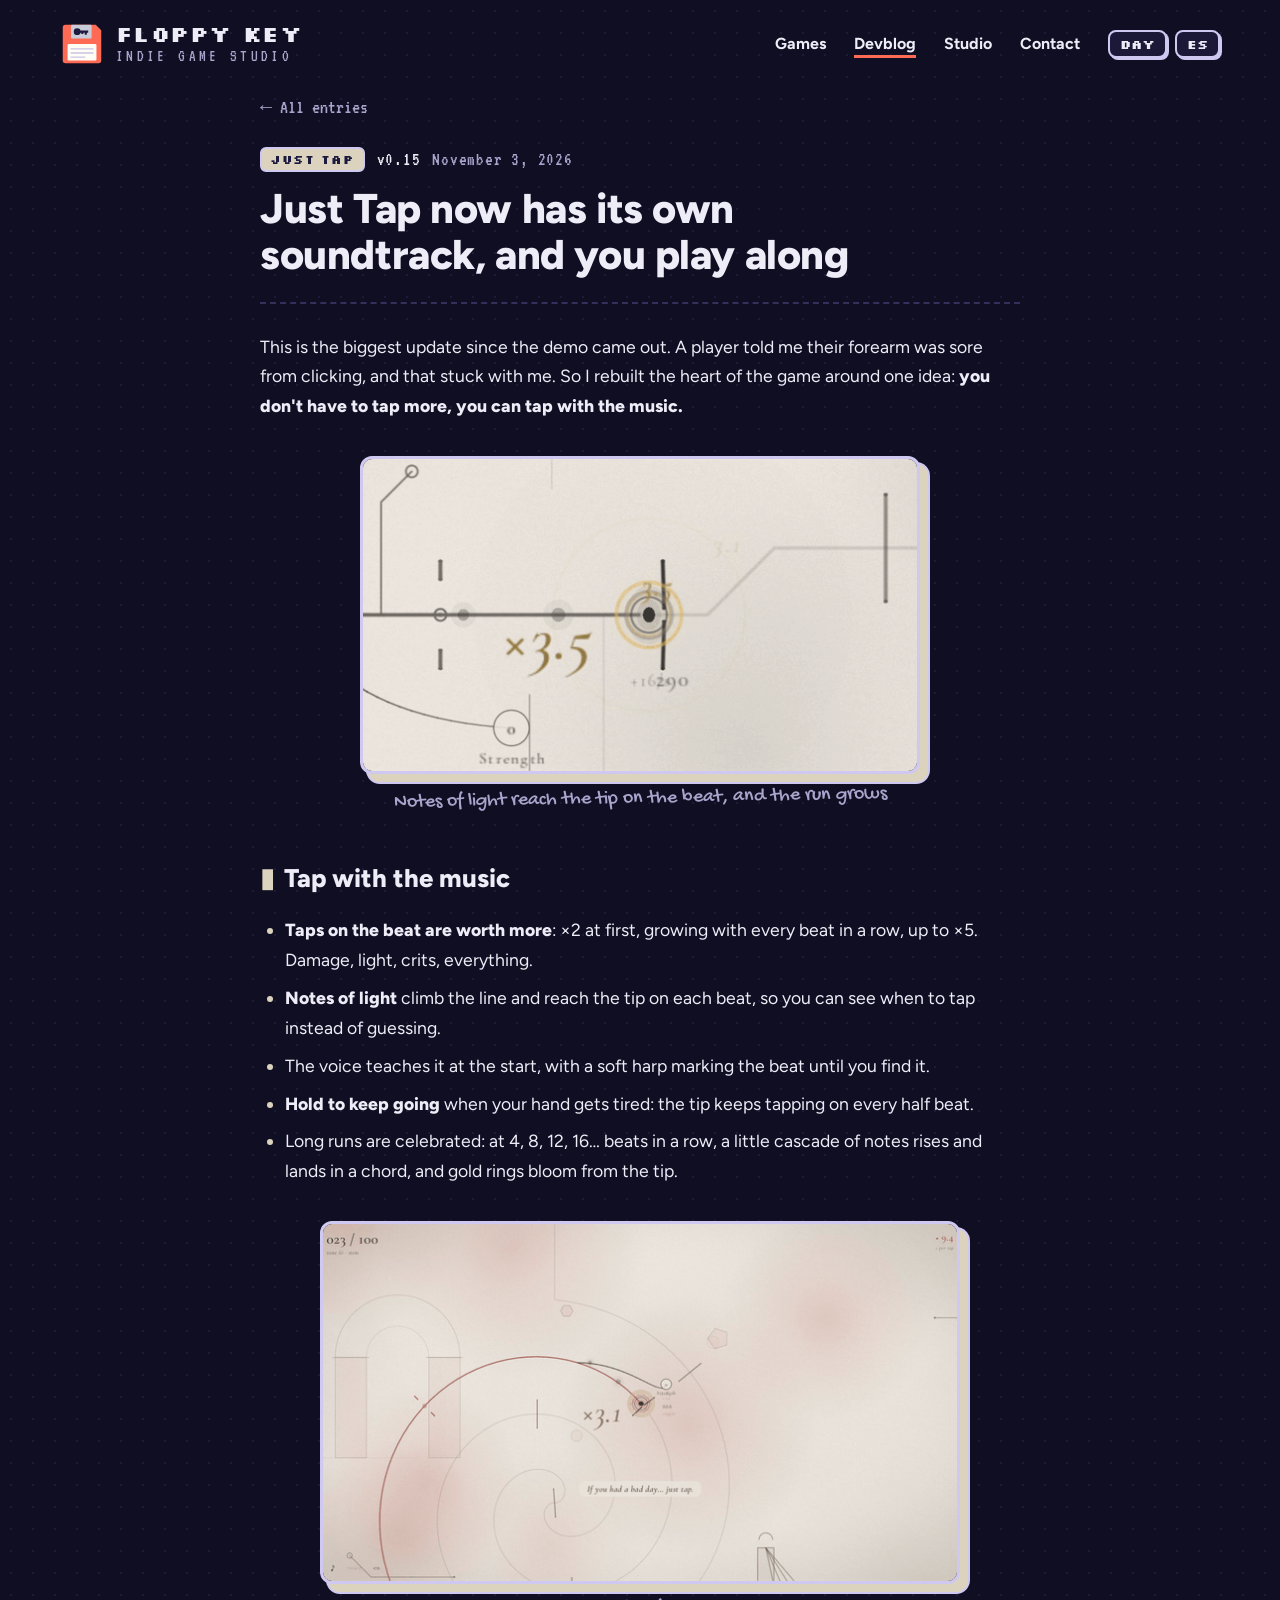
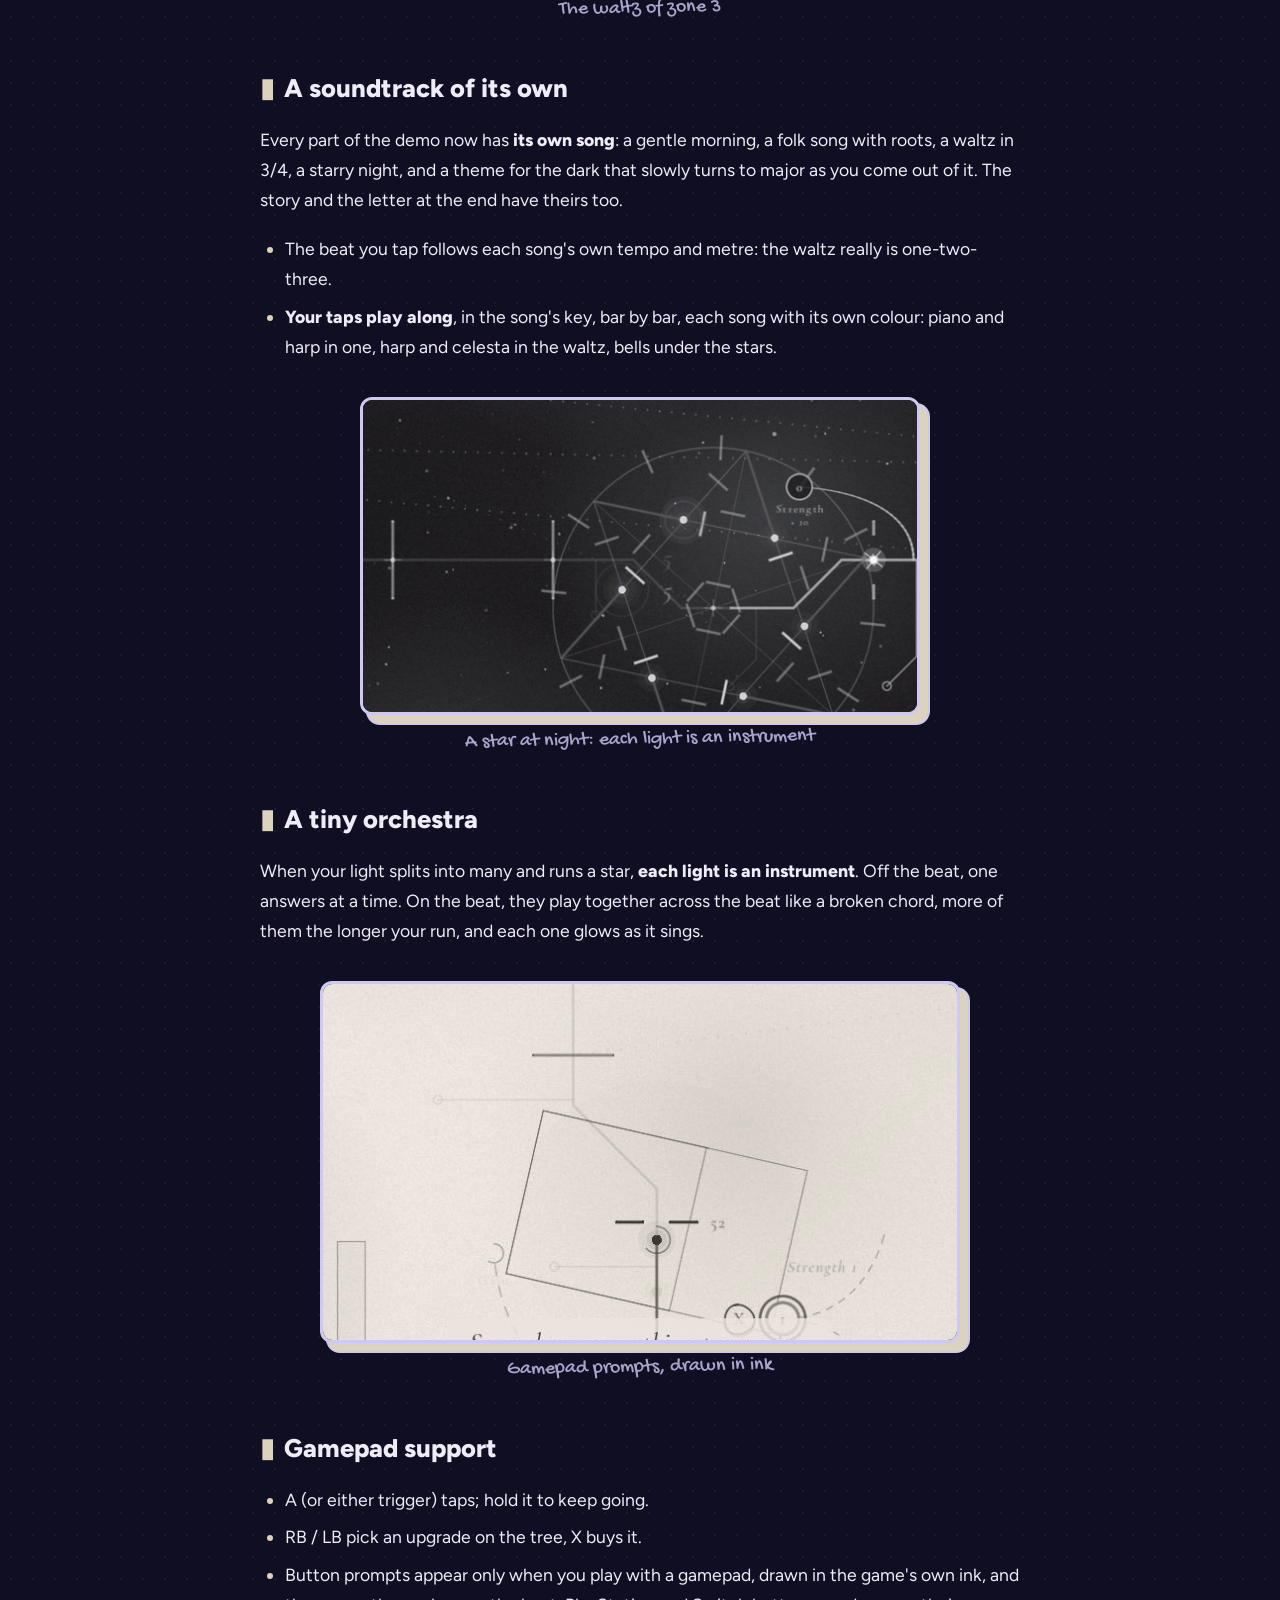
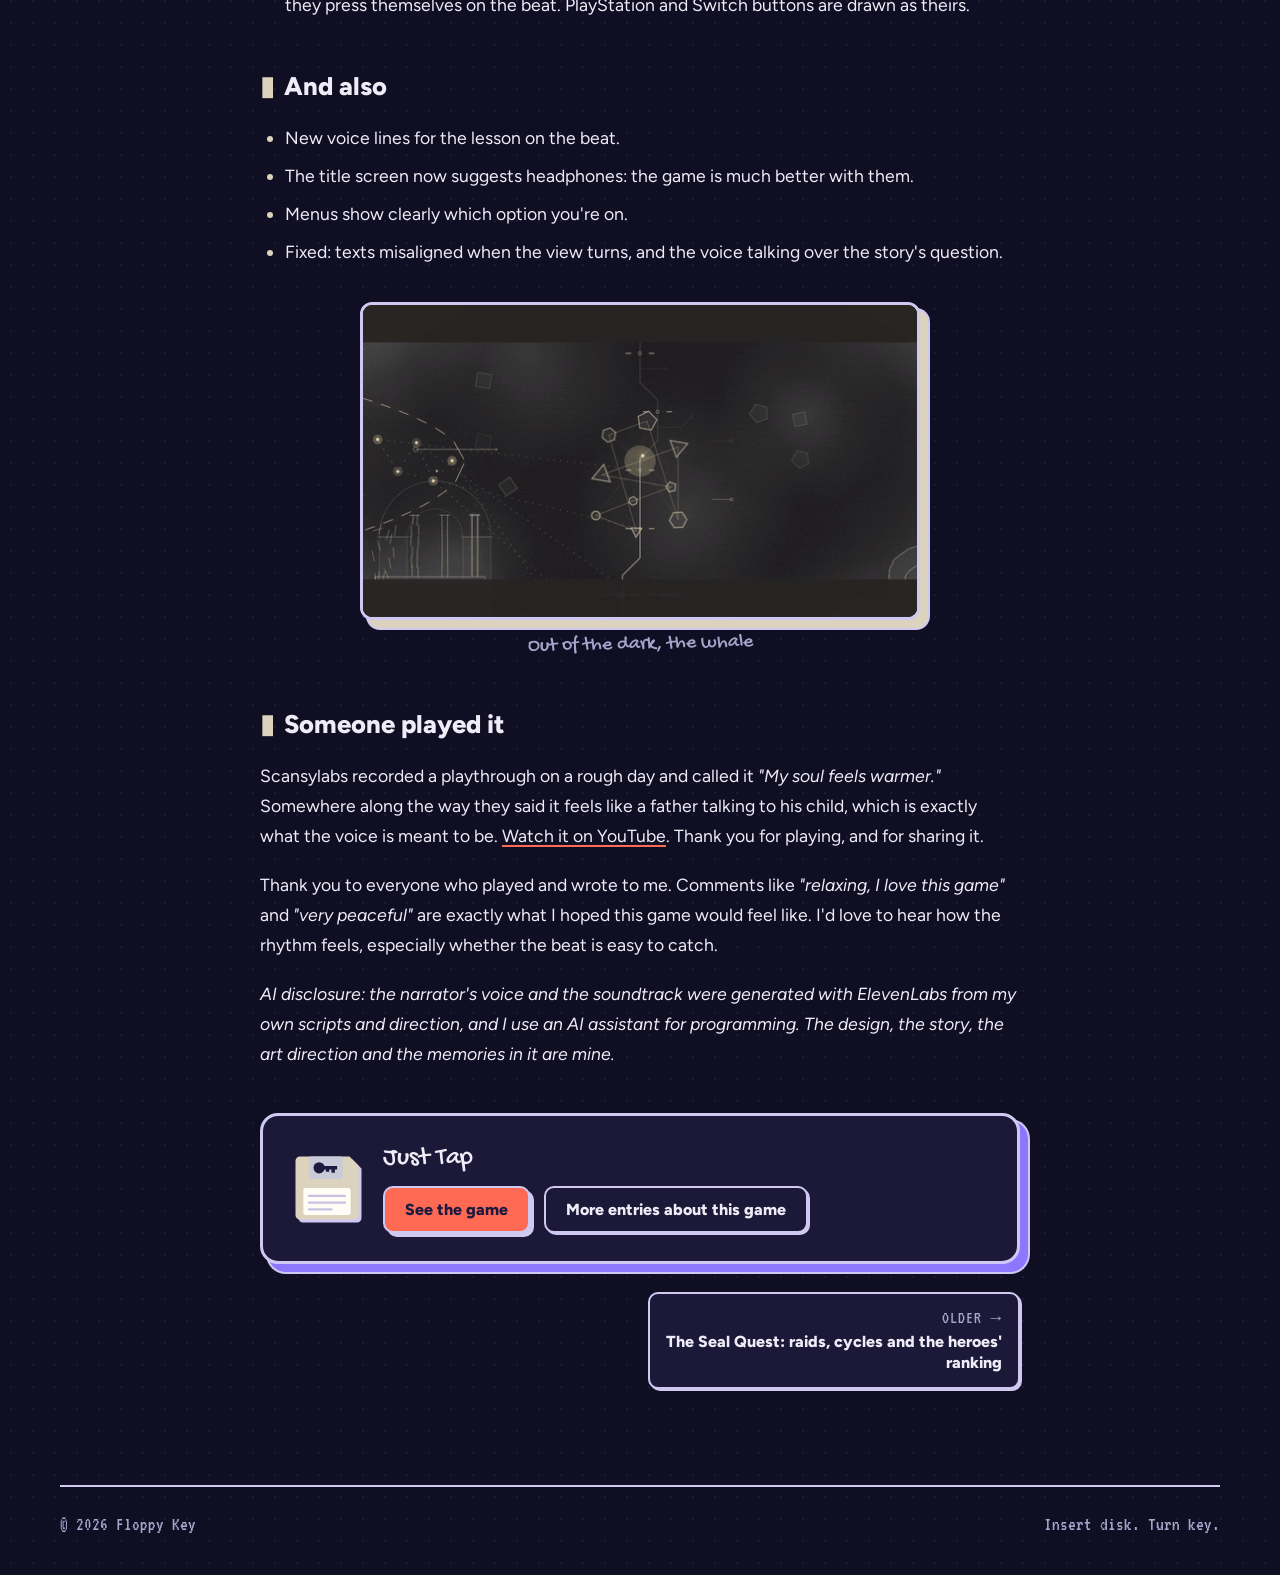
<file: devblog/just-tap-0-15/index.html>
<!doctype html>
<html lang="en">
<head>
  <meta charset="utf-8">
  <meta name="viewport" content="width=device-width, initial-scale=1, viewport-fit=cover">
  <title>Just Tap now has its own soundtrack, and you play along · JUST TAP devblog · Floppy Key</title>
  <meta name="description" content="The biggest update since the demo came out: tap with the music, a song for every part of the day, a tiny orchestra of lights and gamepad support.">
  <meta property="og:type" content="article">
  <meta property="og:site_name" content="Floppy Key">
  <meta property="og:title" content="JUST TAP v0.15: Just Tap now has its own soundtrack, and you play along">
  <meta property="og:description" content="The biggest update since the demo came out: tap with the music, a song for every part of the day, a tiny orchestra of lights and gamepad support.">
  <meta property="og:url" content="https://floppykey.com/devblog/just-tap-0-15/index.html">
  <meta property="og:image" content="https://floppykey.com/devblog/just-tap-0-15/cover-630x500.png">
  <meta name="twitter:card" content="summary_large_image">
  <link rel="icon" href="../../assets/favicon.svg" type="image/svg+xml">
  <link rel="alternate" type="application/rss+xml" title="Floppy Key devblog" href="../../devblog/feed.xml">
  <link rel="preconnect" href="https://fonts.googleapis.com">
  <link rel="preconnect" href="https://fonts.gstatic.com" crossorigin>
  <link rel="stylesheet" href="https://fonts.googleapis.com/css2?family=Silkscreen:wght@400;700&family=Figtree:wght@400;500;700;800&family=Gochi+Hand&family=VT323&display=swap">
  <link rel="stylesheet" href="../../styles.css">
  <script>
    try { if (localStorage.getItem("theme") === "light") document.documentElement.dataset.theme = "light"; } catch (e) {}
  </script>
</head>
<body>
  <!-- Generated by tools/build_devblog.py from post.md. Edit the Markdown, not this file. -->
  <a class="skip" href="#post" data-i18n="skip.post">Skip to the entry</a>

  <header class="top">
    <a class="brand" href="../../index.html" aria-label="Floppy Key, indie game studio, home">
      <svg class="brand-mark" viewBox="0 0 64 64" aria-hidden="true"><use href="#floppy"/></svg>
      <span class="brand-text">
        <span class="brand-name">Floppy&nbsp;Key</span>
        <span class="brand-sub">Indie game studio</span>
      </span>
    </a>
    <nav class="nav" aria-label="Main">
      <a href="../../index.html#games" data-i18n="nav.games">Games</a>
      <a href="../../devblog/index.html" data-i18n="nav.devblog" aria-current="page">Devblog</a>
      <a href="../../index.html#studio" data-i18n="nav.studio">Studio</a>
      <a href="../../index.html#contact" data-i18n="nav.contact">Contact</a>
      <span class="toggles">
        <button class="chip" id="theme" type="button">DAY</button>
        <button class="chip" id="lang" type="button" aria-label="Cambiar a español">ES</button>
      </span>
    </nav>
  </header>

  <main id="post" class="blog">
    <article class="post" style="--body: var(--beige)">
      <a class="back" href="../index.html" data-i18n="devblog.back">← All entries</a>
      <header class="post-head">
        <p class="post-meta"><a class="tag tag-game" href="../index.html?game=just-tap">JUST TAP</a><span class="post-version">v0.15</span><time datetime="2026-11-03" data-date>November 3, 2026</time></p>
        <h1 class="post-title" lang="en">Just Tap now has its own soundtrack, and you play along</h1>
        <p class="lang-note" data-for="es" data-i18n="devblog.inEnglish">Esta entrada está escrita en inglés.</p>
      </header>
      <div class="prose" lang="en">
<p>This is the biggest update since the demo came out. A player told me their forearm was sore from clicking, and that stuck with me. So I rebuilt the heart of the game around one idea: <strong>you don't have to tap more, you can tap with the music.</strong></p>
<figure><img src="gif_beat.gif" alt="Notes of light reach the tip on the beat, and the run grows" width="560" height="315" decoding="async"><figcaption>Notes of light reach the tip on the beat, and the run grows</figcaption></figure>
<h2 id="tap-with-the-music">Tap with the music</h2>
<ul><li><strong>Taps on the beat are worth more</strong>: ×2 at first, growing with every beat in a row, up to ×5. Damage, light, crits, everything.</li><li><strong>Notes of light</strong> climb the line and reach the tip on each beat, so you can see when to tap instead of guessing.</li><li>The voice teaches it at the start, with a soft harp marking the beat until you find it.</li><li><strong>Hold to keep going</strong> when your hand gets tired: the tip keeps tapping on every half beat.</li><li>Long runs are celebrated: at 4, 8, 12, 16… beats in a row, a little cascade of notes rises and lands in a chord, and gold rings bloom from the tip.</li></ul>
<figure><img src="gif_waltz.gif" alt="The waltz of zone 3" width="640" height="360" loading="lazy" decoding="async"><figcaption>The waltz of zone 3</figcaption></figure>
<h2 id="a-soundtrack-of-its-own">A soundtrack of its own</h2>
<p>Every part of the demo now has <strong>its own song</strong>: a gentle morning, a folk song with roots, a waltz in 3/4, a starry night, and a theme for the dark that slowly turns to major as you come out of it. The story and the letter at the end have theirs too.</p>
<ul><li>The beat you tap follows each song's own tempo and metre: the waltz really is one-two-three.</li><li><strong>Your taps play along</strong>, in the song's key, bar by bar, each song with its own colour: piano and harp in one, harp and celesta in the waltz, bells under the stars.</li></ul>
<figure><img src="gif_orchestra.gif" alt="A star at night: each light is an instrument" width="560" height="315" loading="lazy" decoding="async"><figcaption>A star at night: each light is an instrument</figcaption></figure>
<h2 id="a-tiny-orchestra">A tiny orchestra</h2>
<p>When your light splits into many and runs a star, <strong>each light is an instrument</strong>. Off the beat, one answers at a time. On the beat, they play together across the beat like a broken chord, more of them the longer your run, and each one glows as it sings.</p>
<figure><img src="gif_pad.gif" alt="Gamepad prompts, drawn in ink" width="640" height="360" loading="lazy" decoding="async"><figcaption>Gamepad prompts, drawn in ink</figcaption></figure>
<h2 id="gamepad-support">Gamepad support</h2>
<ul><li>A (or either trigger) taps; hold it to keep going.</li><li>RB / LB pick an upgrade on the tree, X buys it.</li><li>Button prompts appear only when you play with a gamepad, drawn in the game's own ink, and they press themselves on the beat. PlayStation and Switch buttons are drawn as theirs.</li></ul>
<h2 id="and-also">And also</h2>
<ul><li>New voice lines for the lesson on the beat.</li><li>The title screen now suggests headphones: the game is much better with them.</li><li>Menus show clearly which option you're on.</li><li>Fixed: texts misaligned when the view turns, and the voice talking over the story's question.</li></ul>
<figure><img src="gif_light.gif" alt="Out of the dark, the whale" width="560" height="315" loading="lazy" decoding="async"><figcaption>Out of the dark, the whale</figcaption></figure>
<h2 id="someone-played-it">Someone played it</h2>
<p>Scansylabs recorded a playthrough on a rough day and called it <em>"My soul feels warmer."</em> Somewhere along the way they said it feels like a father talking to his child, which is exactly what the voice is meant to be. <a href="https://www.youtube.com/watch?v=t2GSkboJzrA" target="_blank" rel="noopener">Watch it on YouTube</a>. Thank you for playing, and for sharing it.</p>
<p>Thank you to everyone who played and wrote to me. Comments like <em>"relaxing, I love this game"</em> and <em>"very peaceful"</em> are exactly what I hoped this game would feel like. I'd love to hear how the rhythm feels, especially whether the beat is easy to catch.</p>
<p><em>AI disclosure: the narrator's voice and the soundtrack were generated with ElevenLabs from my own scripts and direction, and I use an AI assistant for programming. The design, the story, the art direction and the memories in it are mine.</em></p>
      </div>
      <aside class="post-cta">
        <svg class="post-cta-disk" viewBox="0 0 64 64" aria-hidden="true"><use href="#floppy"/></svg>
        <div class="post-cta-copy">
          <p class="post-cta-game">Just Tap</p>
          <div class="actions">
            <a class="btn btn-primary" href="../../just-tap/index.html" data-i18n="devblog.see">See the game</a>
            <a class="btn btn-ghost" href="../index.html?game=just-tap" data-i18n="devblog.more">More entries about this game</a>
          </div>
        </div>
      </aside>
      <nav class="post-nav" aria-label="More entries"><a class="post-nav-link older" href="../seal-quest-0-17/index.html"><span class="post-nav-dir" data-i18n="devblog.older">Older</span><span class="post-nav-title" lang="en" data-only="en">The Seal Quest: raids, cycles and the heroes&#x27; ranking</span><span class="post-nav-title" lang="es" data-only="es">The Seal Quest: raids, ciclos y el ranking de héroes</span></a></nav>
    </article>
  </main>

  <footer class="foot">
    <span>© 2026 Floppy Key</span>
    <span data-i18n="foot">Insert disk. Turn key.</span>
  </footer>

  <svg width="0" height="0" style="position:absolute" aria-hidden="true">
    <symbol id="floppy" viewBox="0 0 64 64">
      <path d="M6 4h46l8 8v44a4 4 0 0 1-4 4H8a4 4 0 0 1-4-4V8a4 4 0 0 1 4-4z" style="fill: var(--body, var(--disk-ink))"/>
      <rect x="16" y="4" width="30" height="20" rx="1.5" style="fill: var(--metal)"/>
      <circle cx="25" cy="14" r="5" style="fill: var(--disk-ink)"/>
      <path d="M29 12.5h12v3h-2v3h-3v-3h-2v2h-3v-2h-2z" style="fill: var(--disk-ink)"/>
      <rect x="11" y="32" width="42" height="24" rx="2" style="fill: var(--label)"/>
      <rect x="15" y="38" width="34" height="2" rx="1" style="fill: var(--disk-rule)"/>
      <rect x="15" y="44" width="34" height="2" rx="1" style="fill: var(--disk-rule)"/>
      <rect x="15" y="50" width="22" height="2" rx="1" style="fill: var(--disk-rule)"/>
    </symbol>
  </svg>

  <script src="../../main.js"></script>
</body>
</html>
</file>
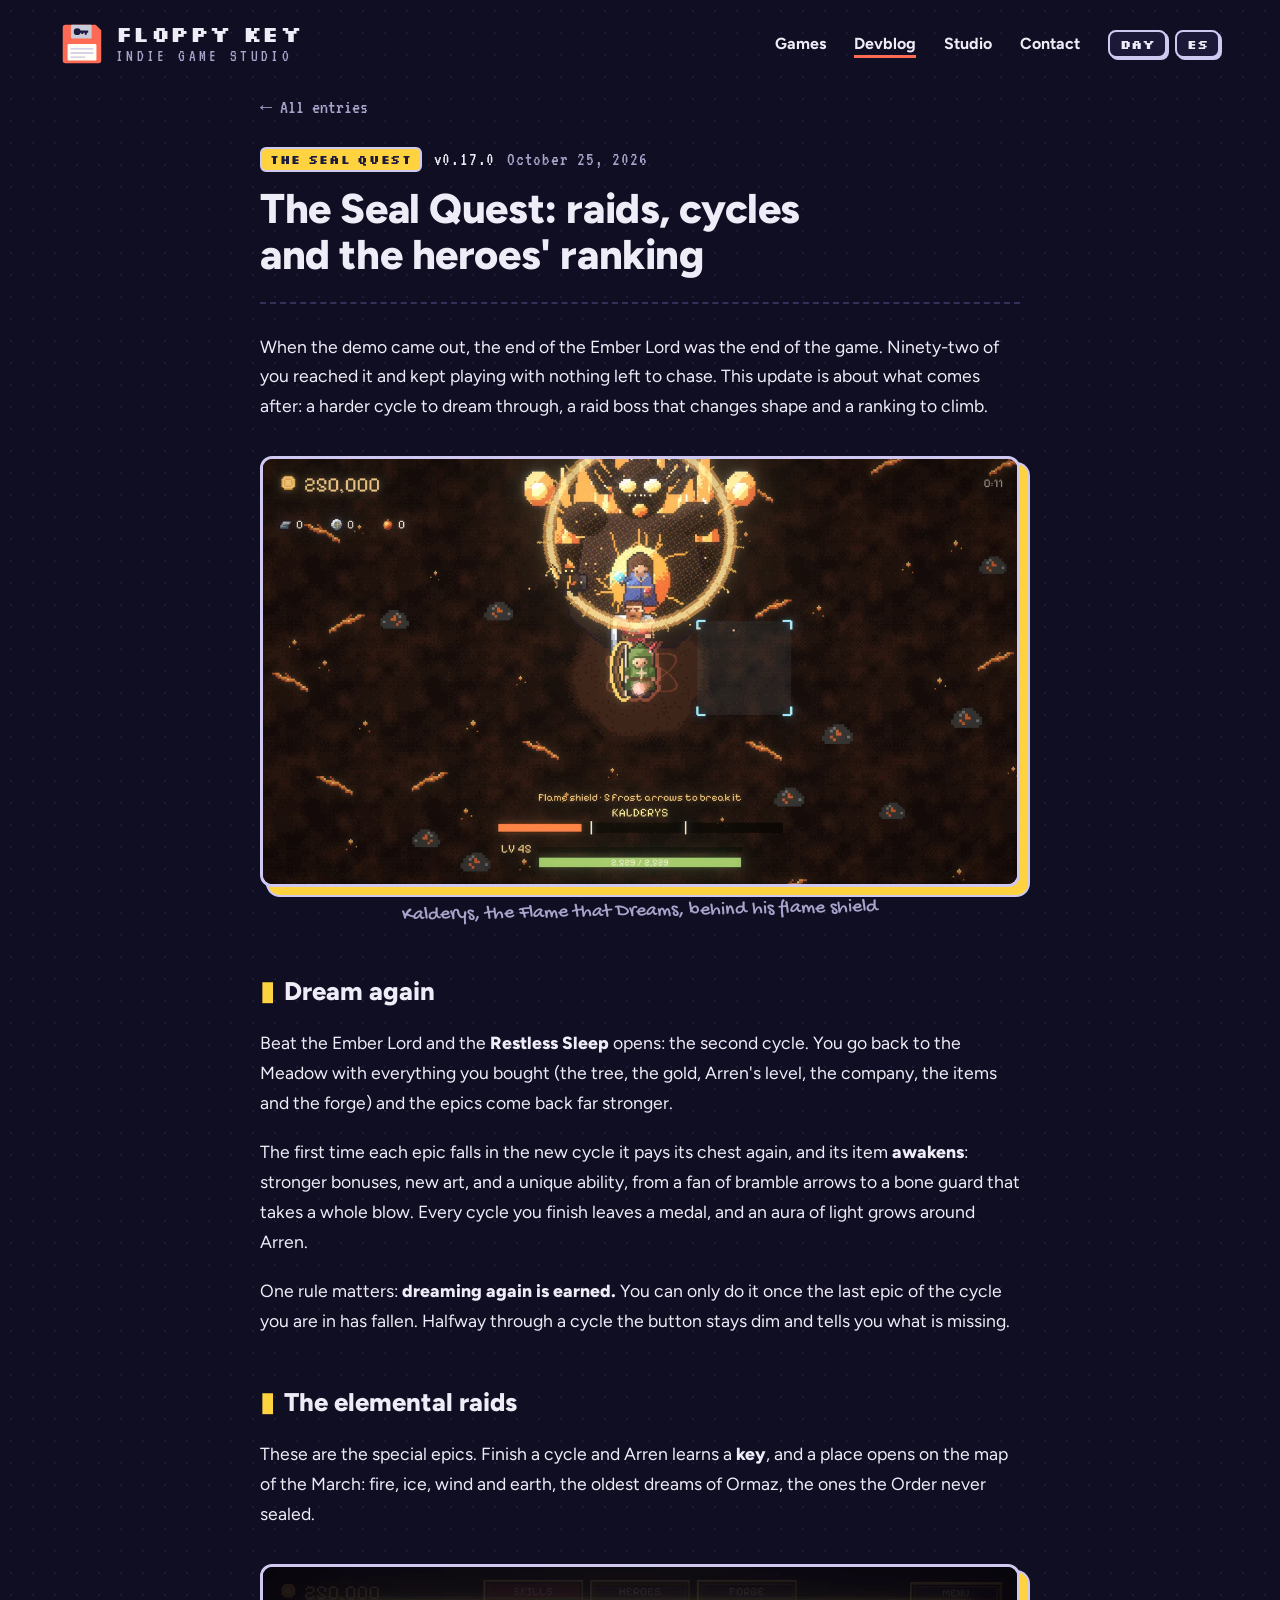
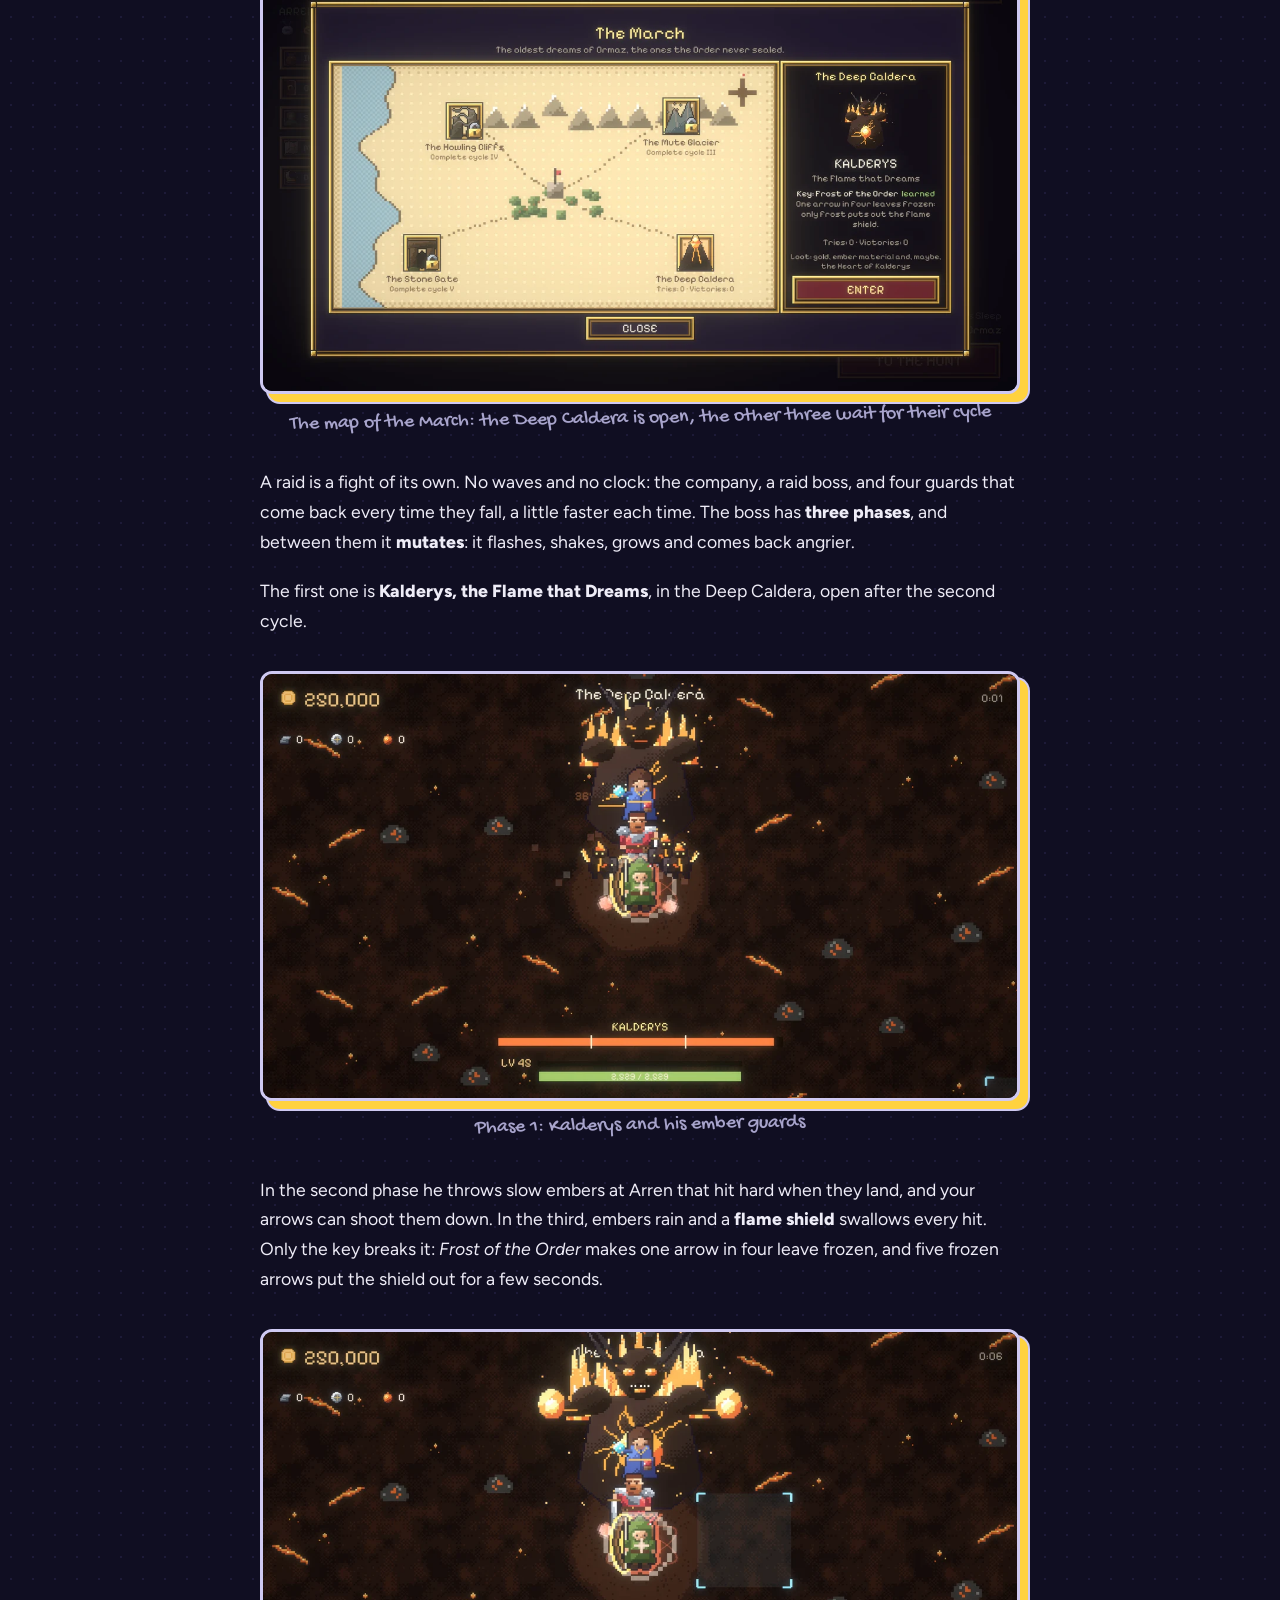
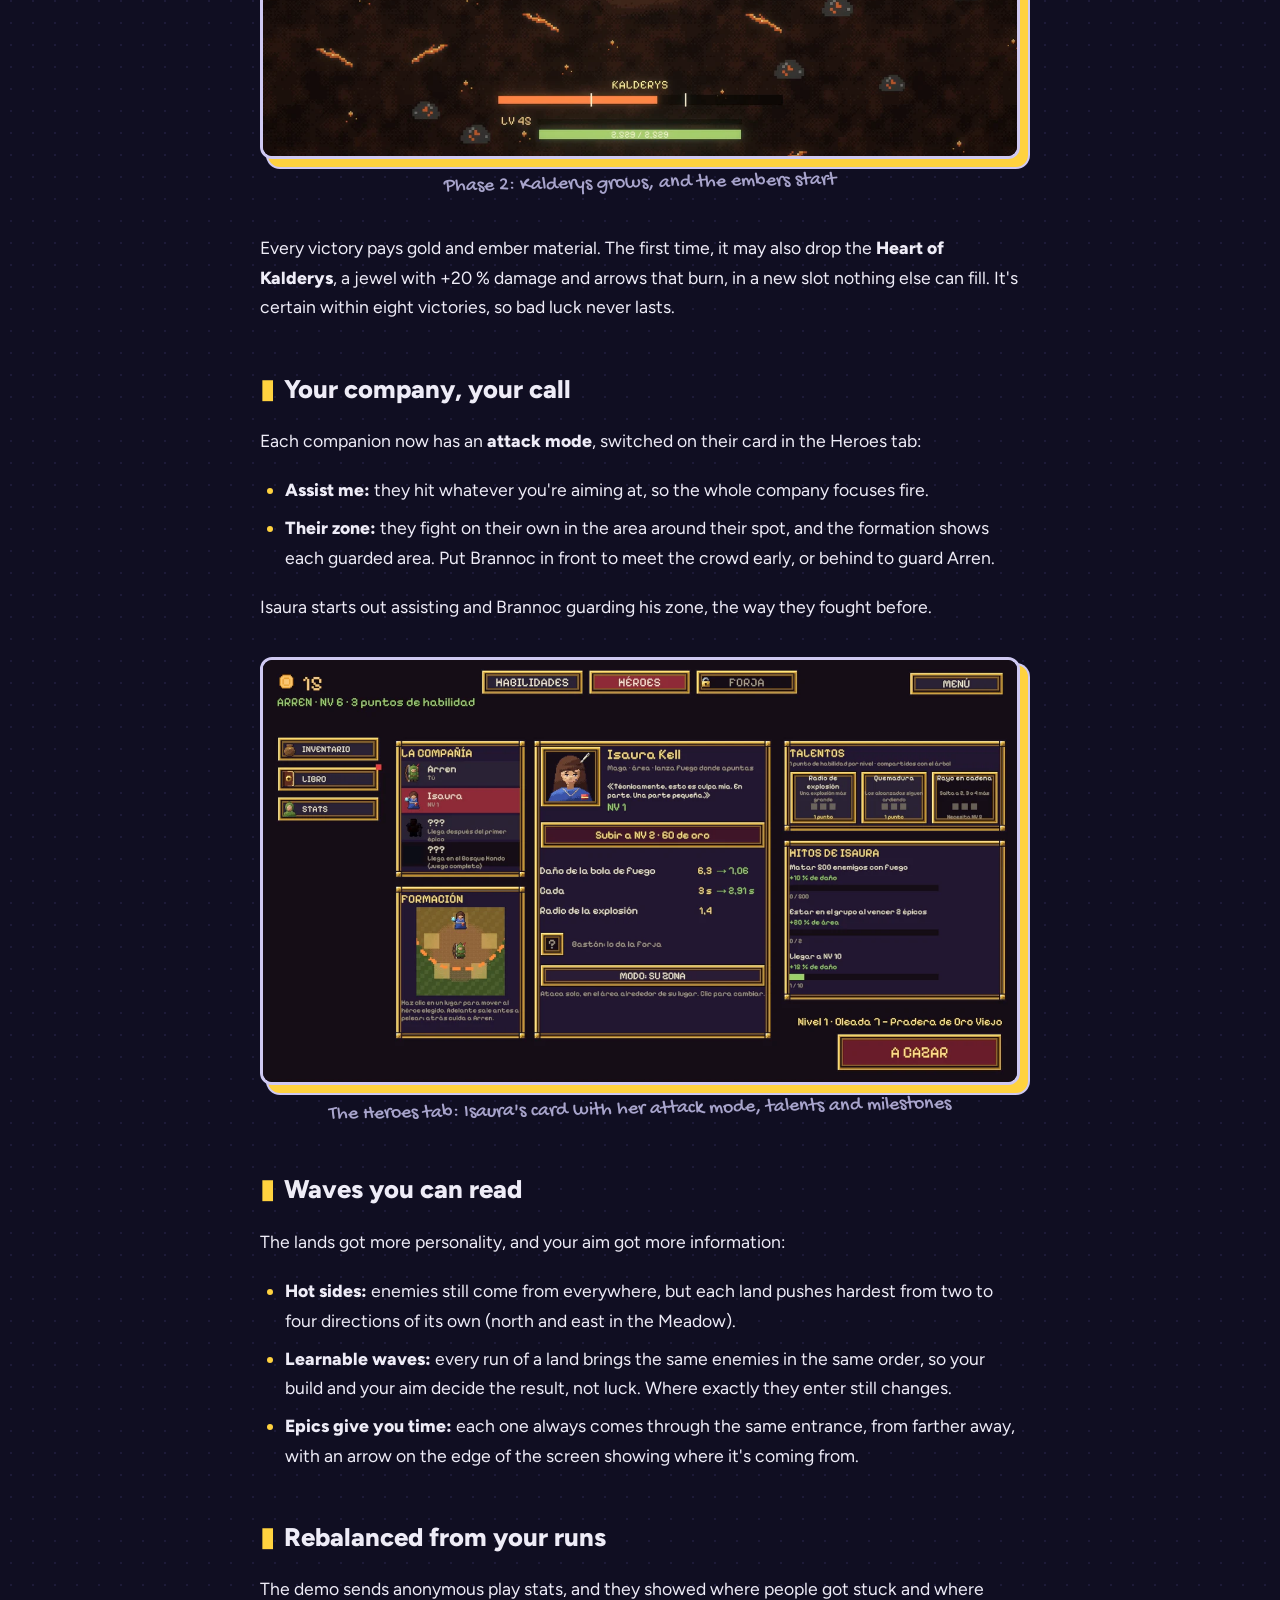
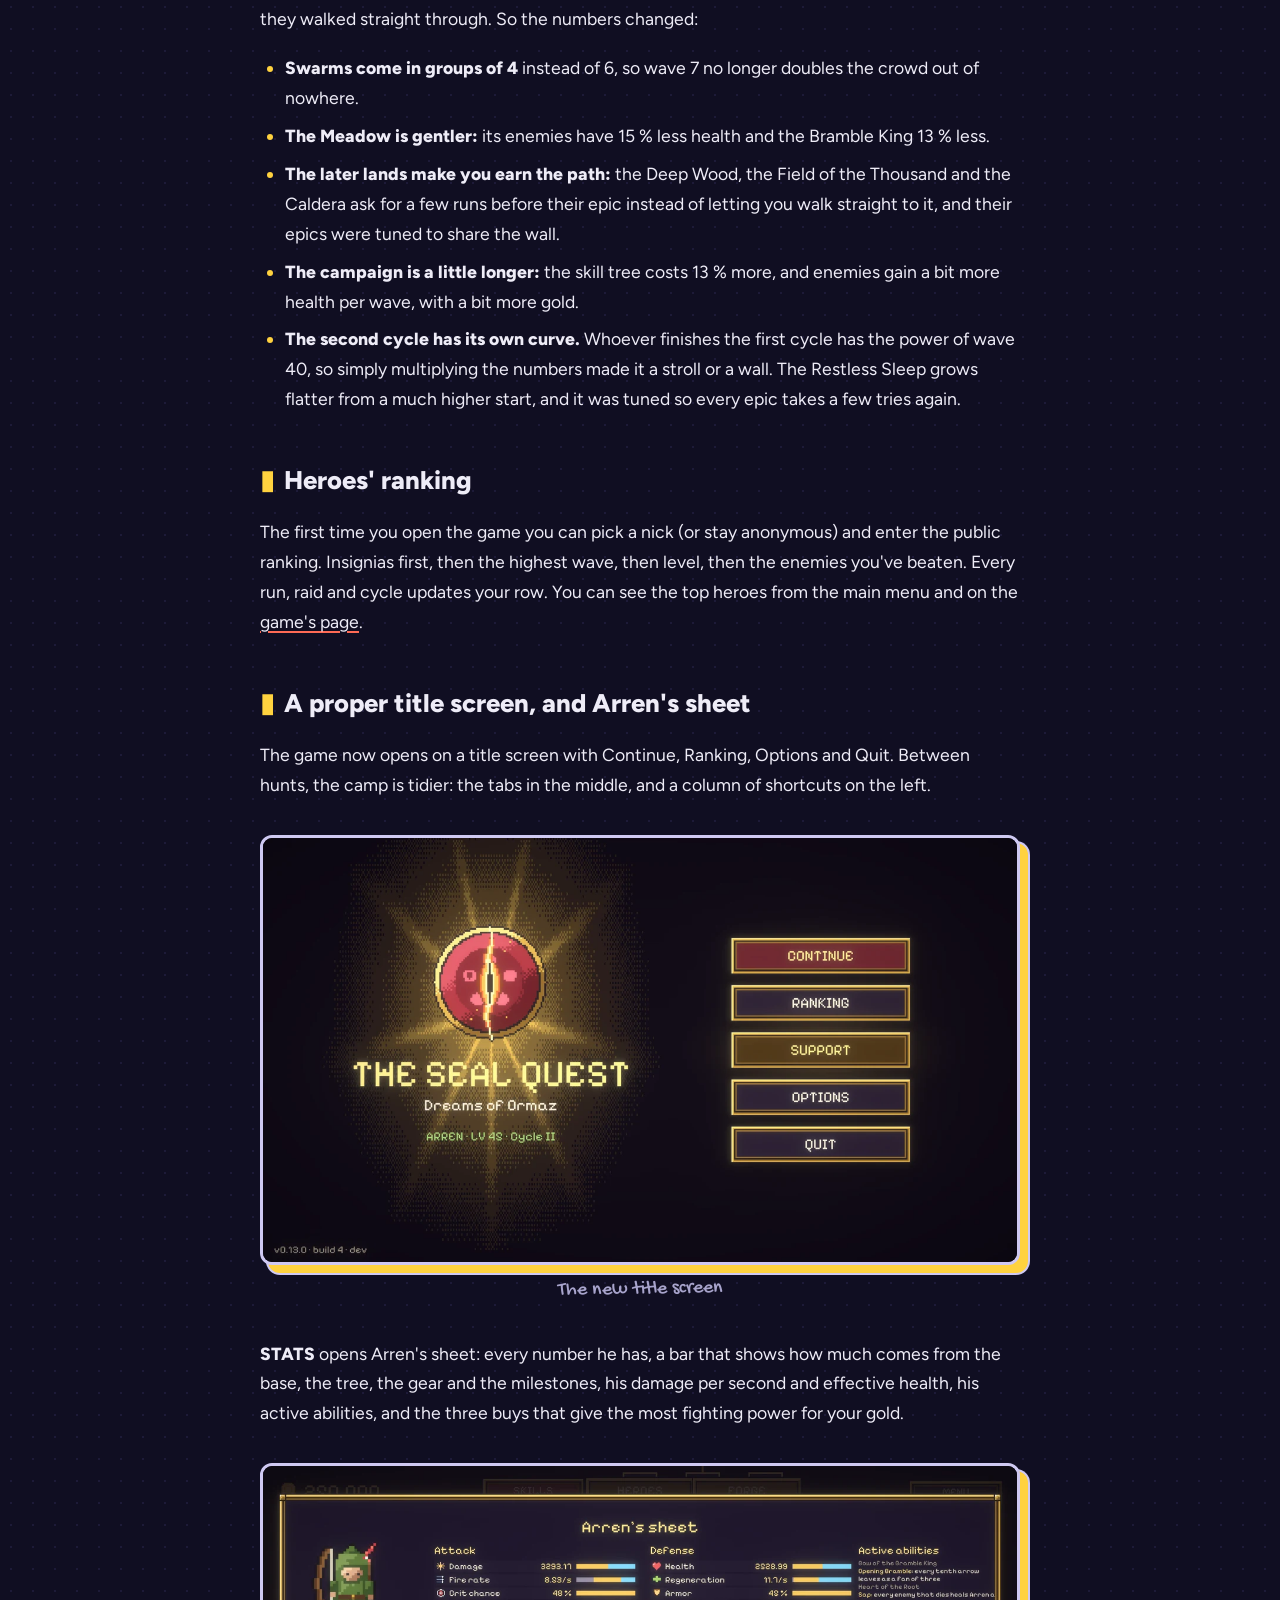
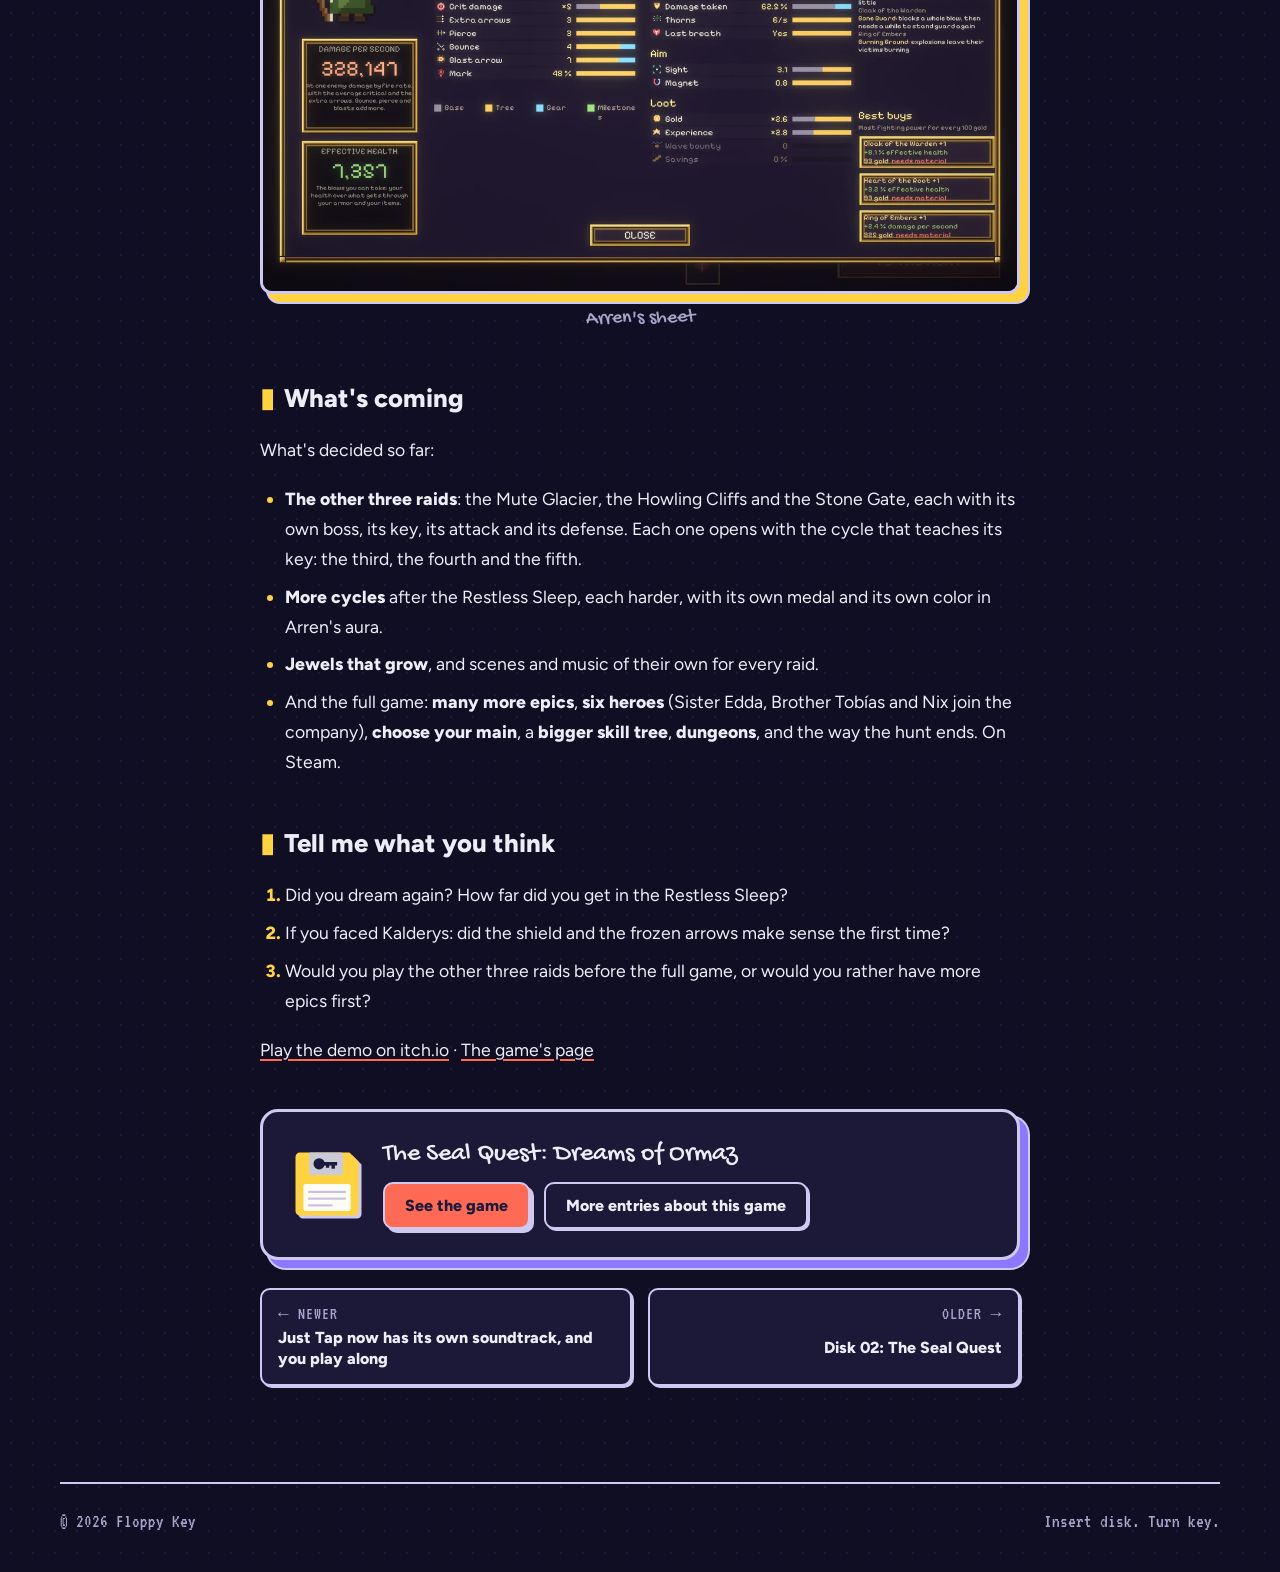
<file: devblog/seal-quest-0-17/index.html>
<!doctype html>
<html lang="en">
<head>
  <meta charset="utf-8">
  <meta name="viewport" content="width=device-width, initial-scale=1, viewport-fit=cover">
  <title>The Seal Quest: raids, cycles and the heroes&#x27; ranking · THE SEAL QUEST devblog · Floppy Key</title>
  <meta name="description" content="Dream the hunt again in a harder cycle, face Kalderys in the first elemental raid and climb the heroes&#x27; ranking.">
  <meta property="og:type" content="article">
  <meta property="og:site_name" content="Floppy Key">
  <meta property="og:title" content="THE SEAL QUEST v0.17.0: The Seal Quest: raids, cycles and the heroes&#x27; ranking">
  <meta property="og:description" content="Dream the hunt again in a harder cycle, face Kalderys in the first elemental raid and climb the heroes&#x27; ranking.">
  <meta property="og:url" content="https://floppykey.com/devblog/seal-quest-0-17/index.html">
  <meta property="og:image" content="https://floppykey.com/devblog/seal-quest-0-17/cover-630x500.png">
  <meta name="twitter:card" content="summary_large_image">
  <link rel="icon" href="../../assets/favicon.svg" type="image/svg+xml">
  <link rel="alternate" type="application/rss+xml" title="Floppy Key devblog" href="../../devblog/feed.xml">
  <link rel="preconnect" href="https://fonts.googleapis.com">
  <link rel="preconnect" href="https://fonts.gstatic.com" crossorigin>
  <link rel="stylesheet" href="https://fonts.googleapis.com/css2?family=Silkscreen:wght@400;700&family=Figtree:wght@400;500;700;800&family=Gochi+Hand&family=VT323&display=swap">
  <link rel="stylesheet" href="../../styles.css">
  <script>
    try { if (localStorage.getItem("theme") === "light") document.documentElement.dataset.theme = "light"; } catch (e) {}
  </script>
</head>
<body>
  <!-- Generated by tools/build_devblog.py from post.md. Edit the Markdown, not this file. -->
  <a class="skip" href="#post" data-i18n="skip.post">Skip to the entry</a>

  <header class="top">
    <a class="brand" href="../../index.html" aria-label="Floppy Key, indie game studio, home">
      <svg class="brand-mark" viewBox="0 0 64 64" aria-hidden="true"><use href="#floppy"/></svg>
      <span class="brand-text">
        <span class="brand-name">Floppy&nbsp;Key</span>
        <span class="brand-sub">Indie game studio</span>
      </span>
    </a>
    <nav class="nav" aria-label="Main">
      <a href="../../index.html#games" data-i18n="nav.games">Games</a>
      <a href="../../devblog/index.html" data-i18n="nav.devblog" aria-current="page">Devblog</a>
      <a href="../../index.html#studio" data-i18n="nav.studio">Studio</a>
      <a href="../../index.html#contact" data-i18n="nav.contact">Contact</a>
      <span class="toggles">
        <button class="chip" id="theme" type="button">DAY</button>
        <button class="chip" id="lang" type="button" aria-label="Cambiar a español">ES</button>
      </span>
    </nav>
  </header>

  <main id="post" class="blog">
    <article class="post" style="--body: var(--sun)">
      <a class="back" href="../index.html" data-i18n="devblog.back">← All entries</a>
      <header class="post-head">
        <p class="post-meta"><a class="tag tag-game" href="../index.html?game=seal-quest">THE SEAL QUEST</a><span class="post-version">v0.17.0</span><time datetime="2026-10-25" data-date>October 25, 2026</time></p>
        <h1 class="post-title" lang="en" data-only="en">The Seal Quest: raids, cycles and the heroes&#x27; ranking</h1><h1 class="post-title" lang="es" data-only="es">The Seal Quest: raids, ciclos y el ranking de héroes</h1>
        
      </header>
      <div class="prose" lang="en" data-only="en">
<p>When the demo came out, the end of the Ember Lord was the end of the game. Ninety-two of you reached it and kept playing with nothing left to chase. This update is about what comes after: a harder cycle to dream through, a raid boss that changes shape and a ranking to climb.</p>
<figure><img src="kalderys-phase-3.webp" alt="Kalderys, the Flame that Dreams, behind his flame shield" decoding="async"><figcaption>Kalderys, the Flame that Dreams, behind his flame shield</figcaption></figure>
<h2 id="dream-again">Dream again</h2>
<p>Beat the Ember Lord and the <strong>Restless Sleep</strong> opens: the second cycle. You go back to the Meadow with everything you bought (the tree, the gold, Arren's level, the company, the items and the forge) and the epics come back far stronger.</p>
<p>The first time each epic falls in the new cycle it pays its chest again, and its item <strong>awakens</strong>: stronger bonuses, new art, and a unique ability, from a fan of bramble arrows to a bone guard that takes a whole blow. Every cycle you finish leaves a medal, and an aura of light grows around Arren.</p>
<p>One rule matters: <strong>dreaming again is earned.</strong> You can only do it once the last epic of the cycle you are in has fallen. Halfway through a cycle the button stays dim and tells you what is missing.</p>
<h2 id="the-elemental-raids">The elemental raids</h2>
<p>These are the special epics. Finish a cycle and Arren learns a <strong>key</strong>, and a place opens on the map of the March: fire, ice, wind and earth, the oldest dreams of Ormaz, the ones the Order never sealed.</p>
<figure><img src="march-map.webp" alt="The map of the March: the Deep Caldera is open, the other three wait for their cycle" loading="lazy" decoding="async"><figcaption>The map of the March: the Deep Caldera is open, the other three wait for their cycle</figcaption></figure>
<p>A raid is a fight of its own. No waves and no clock: the company, a raid boss, and four guards that come back every time they fall, a little faster each time. The boss has <strong>three phases</strong>, and between them it <strong>mutates</strong>: it flashes, shakes, grows and comes back angrier.</p>
<p>The first one is <strong>Kalderys, the Flame that Dreams</strong>, in the Deep Caldera, open after the second cycle.</p>
<figure><img src="kalderys-phase-1.webp" alt="Phase 1: Kalderys and his ember guards" loading="lazy" decoding="async"><figcaption>Phase 1: Kalderys and his ember guards</figcaption></figure>
<p>In the second phase he throws slow embers at Arren that hit hard when they land, and your arrows can shoot them down. In the third, embers rain and a <strong>flame shield</strong> swallows every hit. Only the key breaks it: <em>Frost of the Order</em> makes one arrow in four leave frozen, and five frozen arrows put the shield out for a few seconds.</p>
<figure><img src="kalderys-phase-2.webp" alt="Phase 2: Kalderys grows, and the embers start" loading="lazy" decoding="async"><figcaption>Phase 2: Kalderys grows, and the embers start</figcaption></figure>
<p>Every victory pays gold and ember material. The first time, it may also drop the <strong>Heart of Kalderys</strong>, a jewel with +20 % damage and arrows that burn, in a new slot nothing else can fill. It's certain within eight victories, so bad luck never lasts.</p>
<h2 id="your-company-your-call">Your company, your call</h2>
<p>Each companion now has an <strong>attack mode</strong>, switched on their card in the Heroes tab:</p>
<ul><li><strong>Assist me:</strong> they hit whatever you're aiming at, so the whole company focuses fire.</li><li><strong>Their zone:</strong> they fight on their own in the area around their spot, and the formation shows each guarded area. Put Brannoc in front to meet the crowd early, or behind to guard Arren.</li></ul>
<p>Isaura starts out assisting and Brannoc guarding his zone, the way they fought before.</p>
<figure><img src="companion-modes.webp" alt="The Heroes tab: Isaura&#x27;s card with her attack mode, talents and milestones" loading="lazy" decoding="async"><figcaption>The Heroes tab: Isaura's card with her attack mode, talents and milestones</figcaption></figure>
<h2 id="waves-you-can-read">Waves you can read</h2>
<p>The lands got more personality, and your aim got more information:</p>
<ul><li><strong>Hot sides:</strong> enemies still come from everywhere, but each land pushes hardest from two to four directions of its own (north and east in the Meadow).</li><li><strong>Learnable waves:</strong> every run of a land brings the same enemies in the same order, so your build and your aim decide the result, not luck. Where exactly they enter still changes.</li><li><strong>Epics give you time:</strong> each one always comes through the same entrance, from farther away, with an arrow on the edge of the screen showing where it's coming from.</li></ul>
<h2 id="rebalanced-from-your-runs">Rebalanced from your runs</h2>
<p>The demo sends anonymous play stats, and they showed where people got stuck and where they walked straight through. So the numbers changed:</p>
<ul><li><strong>Swarms come in groups of 4</strong> instead of 6, so wave 7 no longer doubles the crowd out of nowhere.</li><li><strong>The Meadow is gentler:</strong> its enemies have 15 % less health and the Bramble King 13 % less.</li><li><strong>The later lands make you earn the path:</strong> the Deep Wood, the Field of the Thousand and the Caldera ask for a few runs before their epic instead of letting you walk straight to it, and their epics were tuned to share the wall.</li><li><strong>The campaign is a little longer:</strong> the skill tree costs 13 % more, and enemies gain a bit more health per wave, with a bit more gold.</li><li><strong>The second cycle has its own curve.</strong> Whoever finishes the first cycle has the power of wave 40, so simply multiplying the numbers made it a stroll or a wall. The Restless Sleep grows flatter from a much higher start, and it was tuned so every epic takes a few tries again.</li></ul>
<h2 id="heroes-ranking">Heroes' ranking</h2>
<p>The first time you open the game you can pick a nick (or stay anonymous) and enter the public ranking. Insignias first, then the highest wave, then level, then the enemies you've beaten. Every run, raid and cycle updates your row. You can see the top heroes from the main menu and on the <a href="https://floppykey.com/seal-quest/#ranking" target="_blank" rel="noopener">game's page</a>.</p>
<h2 id="a-proper-title-screen-and-arren-s-sheet">A proper title screen, and Arren's sheet</h2>
<p>The game now opens on a title screen with Continue, Ranking, Options and Quit. Between hunts, the camp is tidier: the tabs in the middle, and a column of shortcuts on the left.</p>
<figure><img src="title-screen.webp" alt="The new title screen" loading="lazy" decoding="async"><figcaption>The new title screen</figcaption></figure>
<p><strong>STATS</strong> opens Arren's sheet: every number he has, a bar that shows how much comes from the base, the tree, the gear and the milestones, his damage per second and effective health, his active abilities, and the three buys that give the most fighting power for your gold.</p>
<figure><img src="arren-sheet.webp" alt="Arren&#x27;s sheet" loading="lazy" decoding="async"><figcaption>Arren's sheet</figcaption></figure>
<h2 id="what-s-coming">What's coming</h2>
<p>What's decided so far:</p>
<ul><li><strong>The other three raids</strong>: the Mute Glacier, the Howling Cliffs and the Stone Gate, each with its own boss, its key, its attack and its defense. Each one opens with the cycle that teaches its key: the third, the fourth and the fifth.</li><li><strong>More cycles</strong> after the Restless Sleep, each harder, with its own medal and its own color in Arren's aura.</li><li><strong>Jewels that grow</strong>, and scenes and music of their own for every raid.</li><li>And the full game: <strong>many more epics</strong>, <strong>six heroes</strong> (Sister Edda, Brother Tobías and Nix join the company), <strong>choose your main</strong>, a <strong>bigger skill tree</strong>, <strong>dungeons</strong>, and the way the hunt ends. On Steam.</li></ul>
<h2 id="tell-me-what-you-think">Tell me what you think</h2>
<ol><li>Did you dream again? How far did you get in the Restless Sleep?</li><li>If you faced Kalderys: did the shield and the frozen arrows make sense the first time?</li><li>Would you play the other three raids before the full game, or would you rather have more epics first?</li></ol>
<p><a href="https://floppykey.itch.io/the-seal-quest-dreams-of-ormaz" target="_blank" rel="noopener">Play the demo on itch.io</a> · <a href="https://floppykey.com/seal-quest/" target="_blank" rel="noopener">The game's page</a></p>
      </div>
      <div class="prose" lang="es" data-only="es">
<p>Cuando salió la demo, el final del Señor de las Brasas era el final del juego. Noventa y dos de ustedes llegaron y siguieron jugando sin nada más que perseguir. Esta actualización trata de lo que viene después: un ciclo más difícil para soñar de nuevo, un jefe de raid que cambia de forma y un ranking para escalar.</p>
<figure><img src="kalderys-phase-3.webp" alt="Kalderys, la Llama que Sueña, detrás de su escudo de llamas" decoding="async"><figcaption>Kalderys, la Llama que Sueña, detrás de su escudo de llamas</figcaption></figure>
<h2 id="so-ar-de-nuevo">Soñar de nuevo</h2>
<p>Vence al Señor de las Brasas y se abre el <strong>Sueño inquieto</strong>: el segundo ciclo. Vuelves a la Pradera con todo lo que compraste (el árbol, el oro, el nivel de Arren, la compañía, los ítems y la forja) y los épicos vuelven mucho más fuertes.</p>
<p>La primera vez que cae cada épico en el ciclo nuevo vuelve a pagar su cofre, y su ítem <strong>despierta</strong>: bonos más fuertes, dibujo nuevo y una habilidad única, desde un abanico de flechas de zarza hasta una guardia de huesos que aguanta un golpe entero. Cada ciclo que terminas deja una medalla, y un aura de luz crece alrededor de Arren.</p>
<p>Hay una regla importante: <strong>soñar de nuevo se gana.</strong> Solo puedes hacerlo cuando cae el último épico del ciclo en el que estás. A mitad de un ciclo el botón se ve apagado y te dice qué falta.</p>
<h2 id="los-raids-elementales">Los raids elementales</h2>
<p>Son los épicos especiales. Termina un ciclo y Arren aprende una <strong>llave</strong>, y se abre un lugar en el mapa de la Marca: fuego, hielo, viento y tierra, los sueños más viejos de Ormaz, los que la Orden nunca selló.</p>
<figure><img src="march-map.webp" alt="El mapa de la Marca: la Caldera Profunda está abierta y los otros tres esperan su ciclo" loading="lazy" decoding="async"><figcaption>El mapa de la Marca: la Caldera Profunda está abierta y los otros tres esperan su ciclo</figcaption></figure>
<p>Un raid es una pelea aparte. Sin oleadas ni reloj: la compañía, un jefe de raid y cuatro guardias que vuelven cada vez que caen, un poco más rápido cada vez. El jefe tiene <strong>tres fases</strong>, y entre una y otra <strong>muta</strong>: destella, se sacude, crece y vuelve más furioso.</p>
<p>El primero es <strong>Kalderys, la Llama que Sueña</strong>, en la Caldera Profunda, abierto después del segundo ciclo.</p>
<figure><img src="kalderys-phase-1.webp" alt="Fase 1: Kalderys y sus guardias de brasa" loading="lazy" decoding="async"><figcaption>Fase 1: Kalderys y sus guardias de brasa</figcaption></figure>
<p>En la segunda fase lanza brasas lentas hacia Arren que pegan fuerte al llegar, y tus flechas pueden derribarlas. En la tercera llueven brasas y un <strong>escudo de llamas</strong> se traga todos los golpes. Solo la llave lo rompe: <em>Frío de la Orden</em> hace que una de cada cuatro flechas salga helada, y cinco flechas heladas apagan el escudo por unos segundos.</p>
<figure><img src="kalderys-phase-2.webp" alt="Fase 2: Kalderys crece y empiezan las brasas" loading="lazy" decoding="async"><figcaption>Fase 2: Kalderys crece y empiezan las brasas</figcaption></figure>
<p>Cada victoria paga oro y material de brasa. La primera vez, además, puede caer el <strong>Corazón de Kalderys</strong>, una joya con +20 % de daño y flechas que queman, en una ranura nueva que nada más puede ocupar. Cae segura antes de la octava victoria, así que la mala suerte nunca dura.</p>
<h2 id="tu-compa-a-tu-decisi-n">Tu compañía, tu decisión</h2>
<p>Cada compañero tiene ahora un <strong>modo de ataque</strong>, que se cambia en su tarjeta de la pestaña de Héroes:</p>
<ul><li><strong>Asistirme:</strong> ataca lo que estás apuntando, así toda la compañía concentra el fuego.</li><li><strong>Su zona:</strong> pelea por su cuenta en el área alrededor de su lugar, y la formación muestra cada zona que cuida. Pon a Brannoc adelante para que salga al encuentro de la multitud, o atrás para que cuide a Arren.</li></ul>
<p>Isaura empieza asistiendo y Brannoc cuidando su zona, como peleaban antes.</p>
<figure><img src="companion-modes.webp" alt="La pestaña de Héroes: la tarjeta de Isaura con su modo de ataque, sus talentos y sus hitos" loading="lazy" decoding="async"><figcaption>La pestaña de Héroes: la tarjeta de Isaura con su modo de ataque, sus talentos y sus hitos</figcaption></figure>
<h2 id="oleadas-que-se-pueden-leer">Oleadas que se pueden leer</h2>
<p>Las tierras ganaron personalidad, y tu puntería, información:</p>
<ul><li><strong>Lados calientes:</strong> los enemigos siguen llegando de todos lados, pero cada tierra empuja más fuerte desde dos a cuatro direcciones propias (en la Pradera, norte y este).</li><li><strong>Oleadas que se aprenden:</strong> cada partida de una tierra trae los mismos enemigos en el mismo orden, así que decide tu build y tu puntería, no la suerte. El punto exacto por donde entran sigue cambiando.</li><li><strong>Los épicos te dan tiempo:</strong> cada uno entra siempre por la misma puerta, desde más lejos, con una flecha en el borde de la pantalla que marca por dónde viene.</li></ul>
<h2 id="rebalanceo-con-sus-partidas">Rebalanceo con sus partidas</h2>
<p>La demo manda estadísticas anónimas de juego, y mostraron dónde se trababa la gente y dónde pasaba de largo. Así que los números cambiaron:</p>
<ul><li><strong>El enjambre llega en grupos de 4</strong>, no de 6: la oleada 7 ya no duplica de golpe los enemigos.</li><li><strong>La Pradera es más amable:</strong> sus enemigos tienen un 15 % menos de vida y el Rey Zarza un 13 % menos.</li><li><strong>Las tierras siguientes piden ganarse el camino:</strong> el Bosque Hondo, el Campo de los Mil y la Caldera piden algunas salidas antes de su épico, en lugar de cruzarse de una, y sus épicos se ajustaron para repartir el muro.</li><li><strong>La campaña es un poco más larga:</strong> el árbol cuesta un 13 % más y los enemigos ganan algo más de vida por oleada, con algo más de oro.</li><li><strong>El segundo ciclo tiene su propia curva.</strong> Quien termina el primer ciclo tiene el poder de la oleada 40, así que multiplicar los números lo volvía un paseo o un muro. El Sueño inquieto crece más plano desde un punto de partida mucho más alto, y se ajustó para que cada épico vuelva a pedir algunos intentos.</li></ul>
<h2 id="ranking-de-h-roes">Ranking de héroes</h2>
<p>La primera vez que abres el juego puedes elegir un nick (o jugar anónimo) y entrar al ranking público. Primero cuentan las insignias, después la oleada más alta, después el nivel y después los enemigos que derrotaste. Cada partida, raid y ciclo actualiza tu fila. Puedes ver a los mejores héroes desde el menú principal y en la <a href="https://floppykey.com/seal-quest/#ranking" target="_blank" rel="noopener">página del juego</a>.</p>
<h2 id="un-men-principal-de-verdad-y-la-ficha-de-arren">Un menú principal de verdad, y la ficha de Arren</h2>
<p>El juego ahora abre en un menú principal con Continuar, Ranking, Opciones y Salir. Entre cacerías, el campamento está más ordenado: las pestañas al centro y una columna de accesos a la izquierda.</p>
<figure><img src="title-screen.webp" alt="El menú principal nuevo" loading="lazy" decoding="async"><figcaption>El menú principal nuevo</figcaption></figure>
<p><strong>STATS</strong> abre la ficha de Arren: todos sus números, una barra que muestra cuánto pone la base, el árbol, el equipo y los hitos, su daño por segundo y su vida efectiva, sus habilidades activas y las tres compras que más poder de pelea dan por tu oro.</p>
<figure><img src="arren-sheet.webp" alt="La ficha de Arren" loading="lazy" decoding="async"><figcaption>La ficha de Arren</figcaption></figure>
<h2 id="lo-que-viene">Lo que viene</h2>
<p>Lo que ya está decidido:</p>
<ul><li><strong>Los otros tres raids</strong>: el Glaciar Mudo, los Acantilados del Aullido y la Puerta de Piedra, cada uno con su jefe, su llave, su ataque y su defensa. Cada uno se abre con el ciclo que enseña su llave: el tercero, el cuarto y el quinto.</li><li><strong>Más ciclos</strong> después del Sueño inquieto, cada uno más difícil, con su medalla y su color en el aura de Arren.</li><li><strong>Joyas que crecen</strong>, y escenas y música propias para cada raid.</li><li>Y el juego completo: <strong>muchos más épicos</strong>, <strong>seis héroes</strong> (Sor Edda, el Hermano Tobías y Nix se suman a la compañía), <strong>elige a tu héroe</strong>, un <strong>árbol de habilidades más grande</strong>, <strong>mazmorras</strong> y el final de la cacería. En Steam.</li></ul>
<h2 id="cu-ntame-qu-te-parece">Cuéntame qué te parece</h2>
<ol><li>¿Soñaste de nuevo? ¿Hasta dónde llegaste en el Sueño inquieto?</li><li>Si enfrentaste a Kalderys: ¿el escudo y las flechas heladas se entendieron la primera vez?</li><li>¿Preferirías jugar los otros tres raids antes del juego completo, o tener más épicos primero?</li></ol>
<p><a href="https://floppykey.itch.io/the-seal-quest-dreams-of-ormaz" target="_blank" rel="noopener">Jugar la demo en itch.io</a> · <a href="https://floppykey.com/seal-quest/" target="_blank" rel="noopener">La página del juego</a></p>
      </div>
      <aside class="post-cta">
        <svg class="post-cta-disk" viewBox="0 0 64 64" aria-hidden="true"><use href="#floppy"/></svg>
        <div class="post-cta-copy">
          <p class="post-cta-game">The Seal Quest: Dreams of Ormaz</p>
          <div class="actions">
            <a class="btn btn-primary" href="../../seal-quest/index.html" data-i18n="devblog.see">See the game</a>
            <a class="btn btn-ghost" href="../index.html?game=seal-quest" data-i18n="devblog.more">More entries about this game</a>
          </div>
        </div>
      </aside>
      <nav class="post-nav" aria-label="More entries"><a class="post-nav-link newer" href="../just-tap-0-15/index.html"><span class="post-nav-dir" data-i18n="devblog.newer">Newer</span><span class="post-nav-title" lang="en">Just Tap now has its own soundtrack, and you play along</span></a><a class="post-nav-link older" href="../seal-quest-announce/index.html"><span class="post-nav-dir" data-i18n="devblog.older">Older</span><span class="post-nav-title" lang="en">Disk 02: The Seal Quest</span></a></nav>
    </article>
  </main>

  <footer class="foot">
    <span>© 2026 Floppy Key</span>
    <span data-i18n="foot">Insert disk. Turn key.</span>
  </footer>

  <svg width="0" height="0" style="position:absolute" aria-hidden="true">
    <symbol id="floppy" viewBox="0 0 64 64">
      <path d="M6 4h46l8 8v44a4 4 0 0 1-4 4H8a4 4 0 0 1-4-4V8a4 4 0 0 1 4-4z" style="fill: var(--body, var(--disk-ink))"/>
      <rect x="16" y="4" width="30" height="20" rx="1.5" style="fill: var(--metal)"/>
      <circle cx="25" cy="14" r="5" style="fill: var(--disk-ink)"/>
      <path d="M29 12.5h12v3h-2v3h-3v-3h-2v2h-3v-2h-2z" style="fill: var(--disk-ink)"/>
      <rect x="11" y="32" width="42" height="24" rx="2" style="fill: var(--label)"/>
      <rect x="15" y="38" width="34" height="2" rx="1" style="fill: var(--disk-rule)"/>
      <rect x="15" y="44" width="34" height="2" rx="1" style="fill: var(--disk-rule)"/>
      <rect x="15" y="50" width="22" height="2" rx="1" style="fill: var(--disk-rule)"/>
    </symbol>
  </svg>

  <script src="../../main.js"></script>
</body>
</html>
</file>
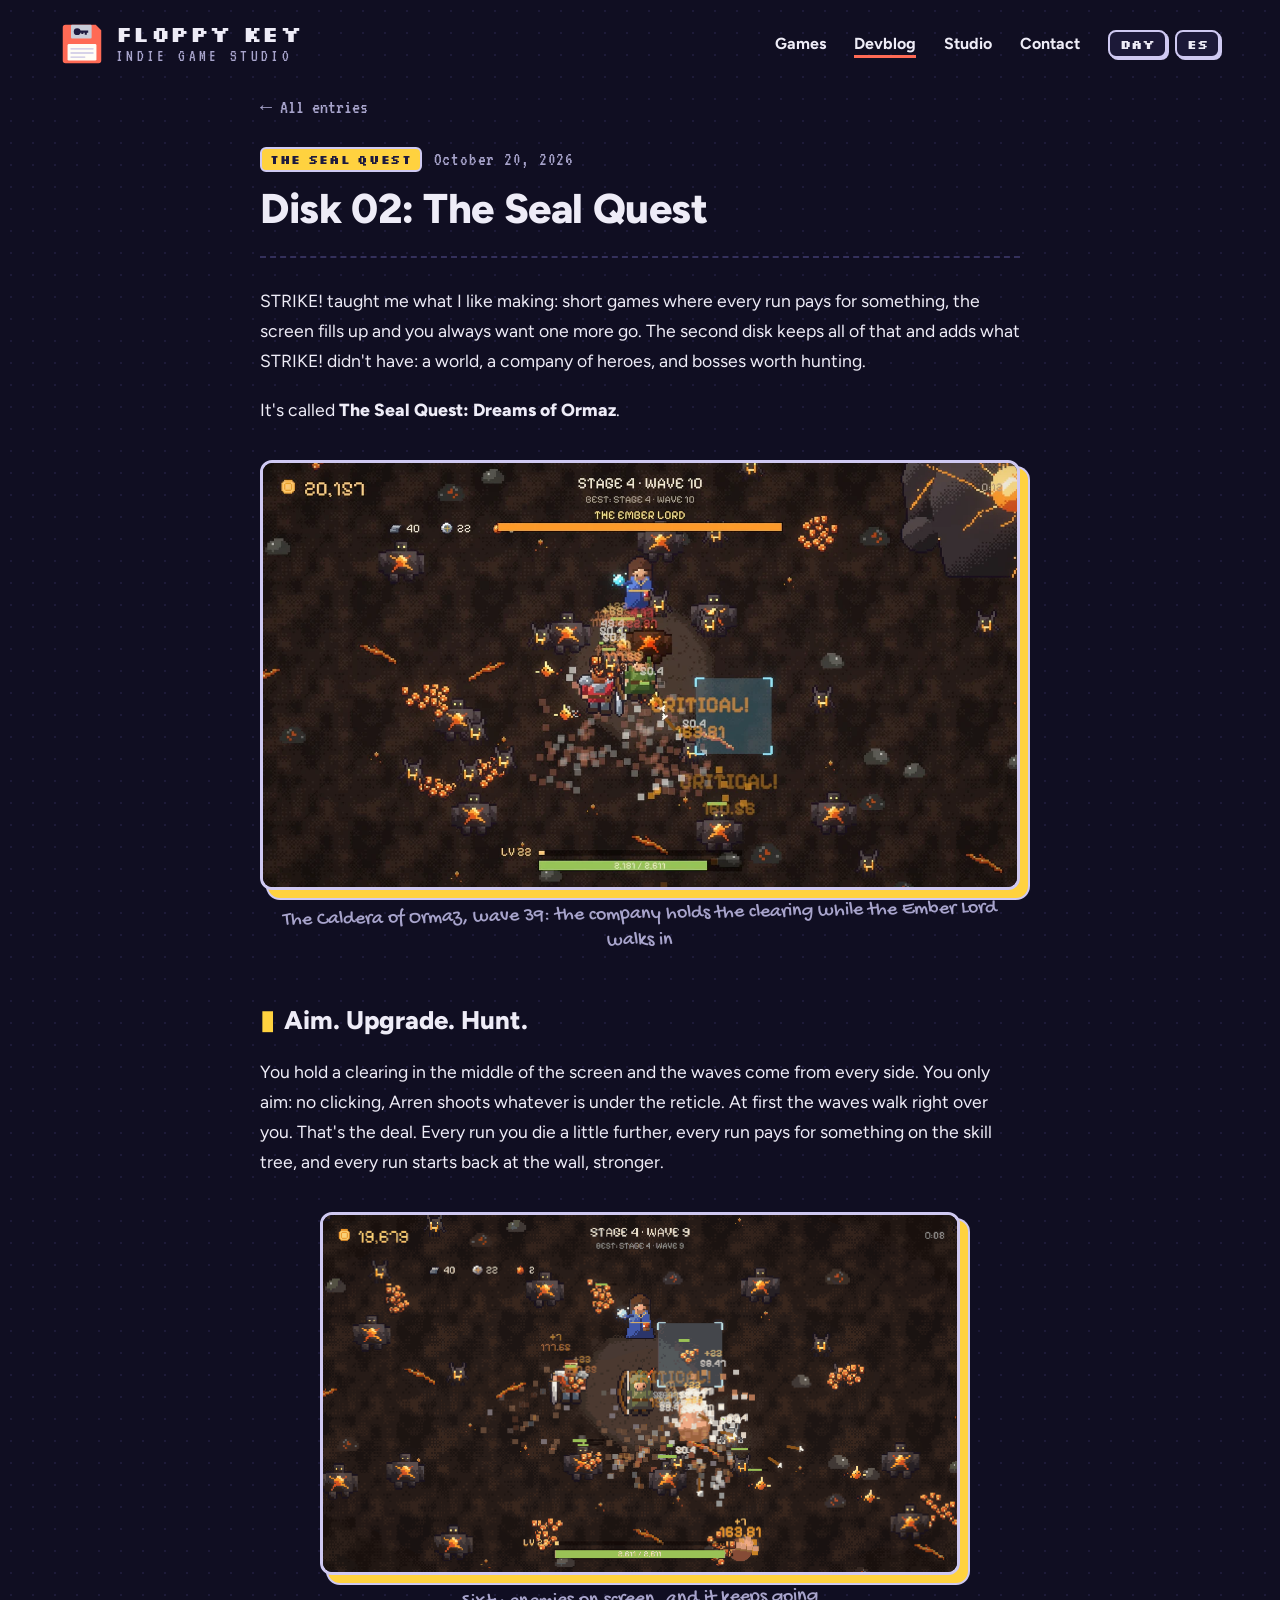
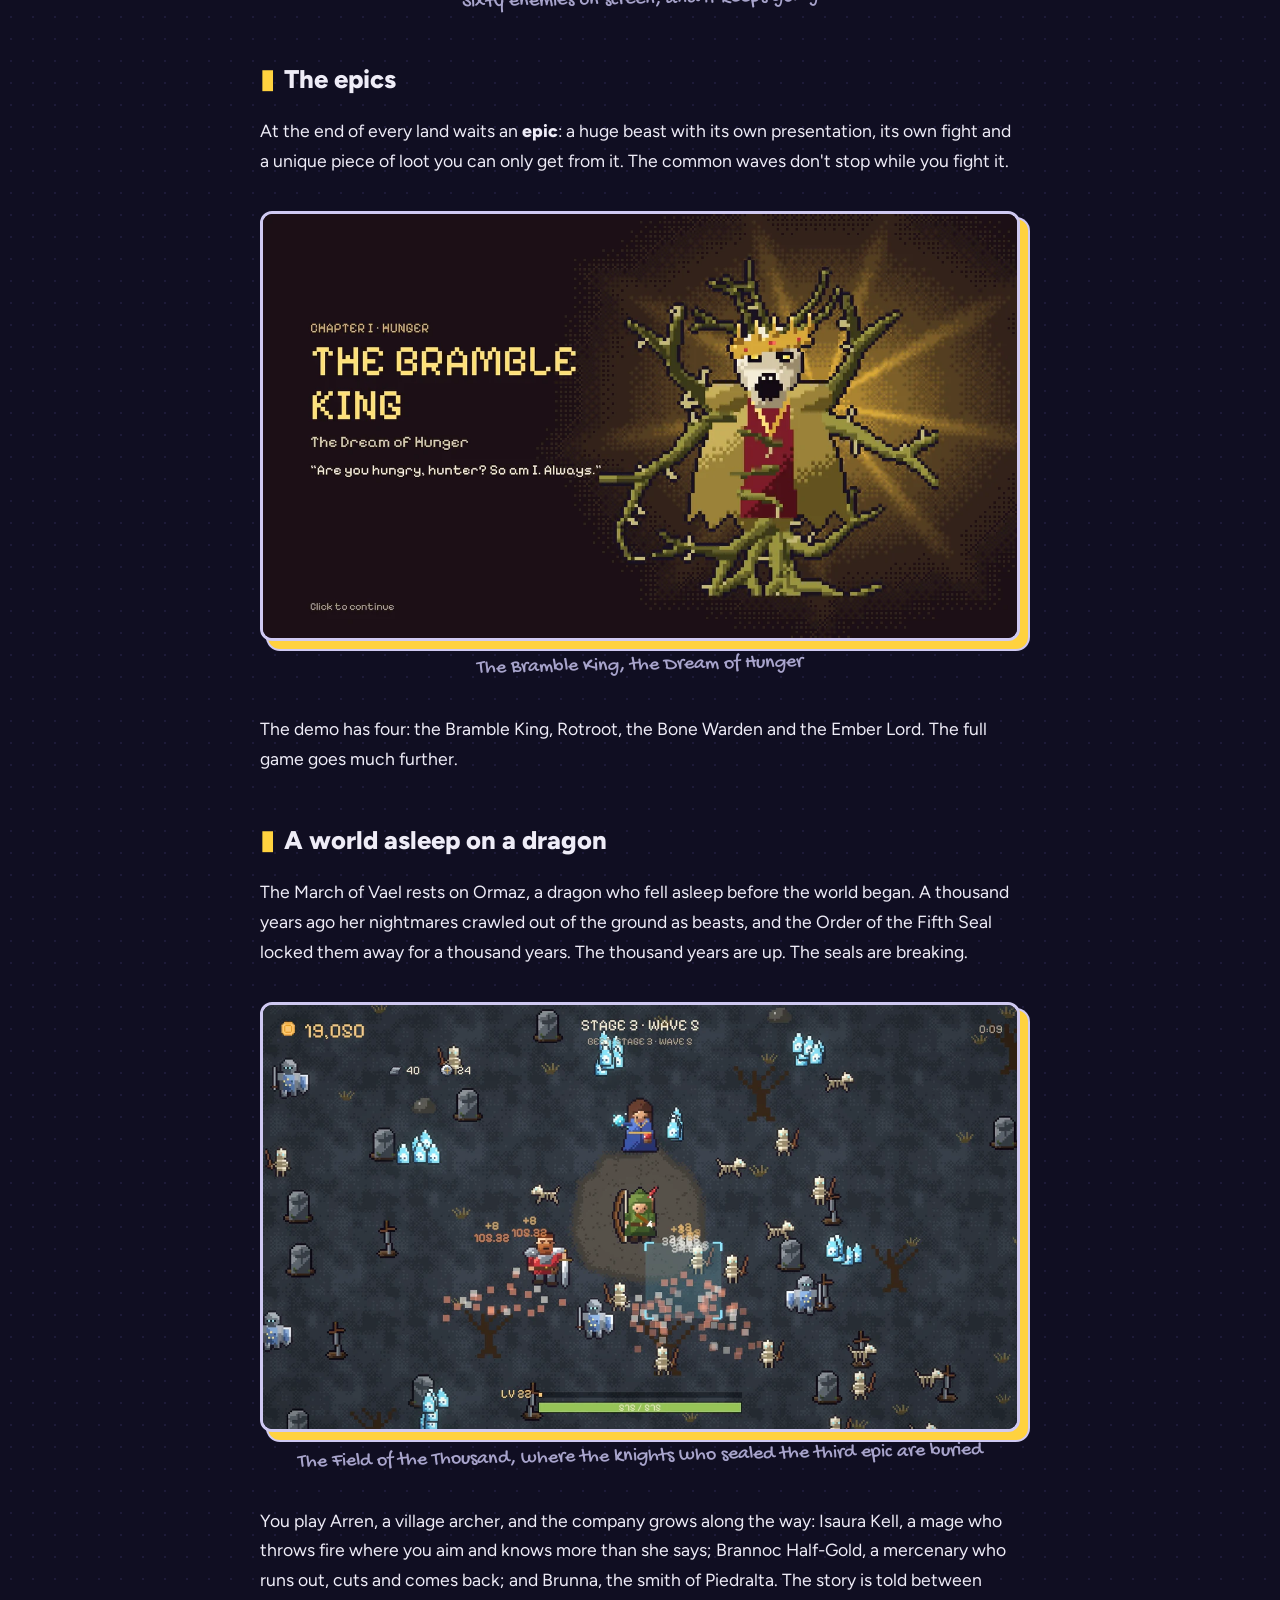
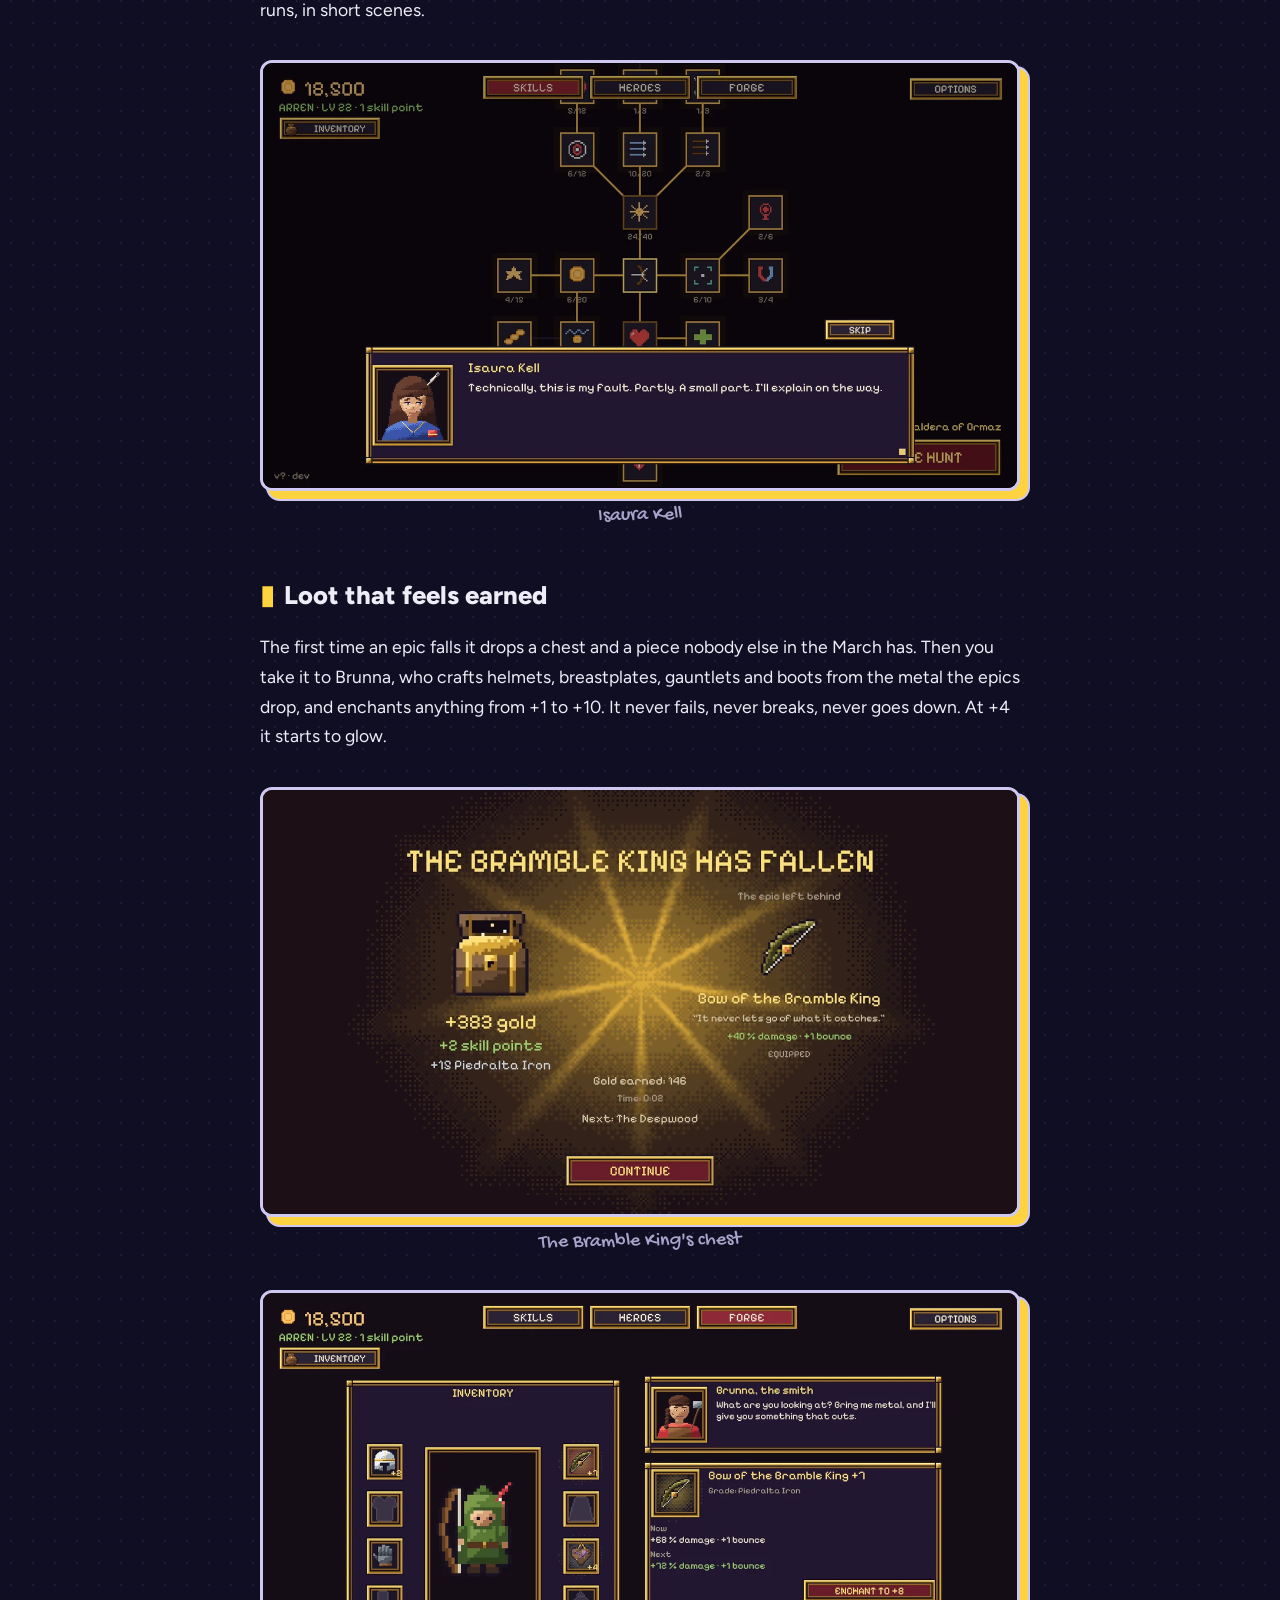
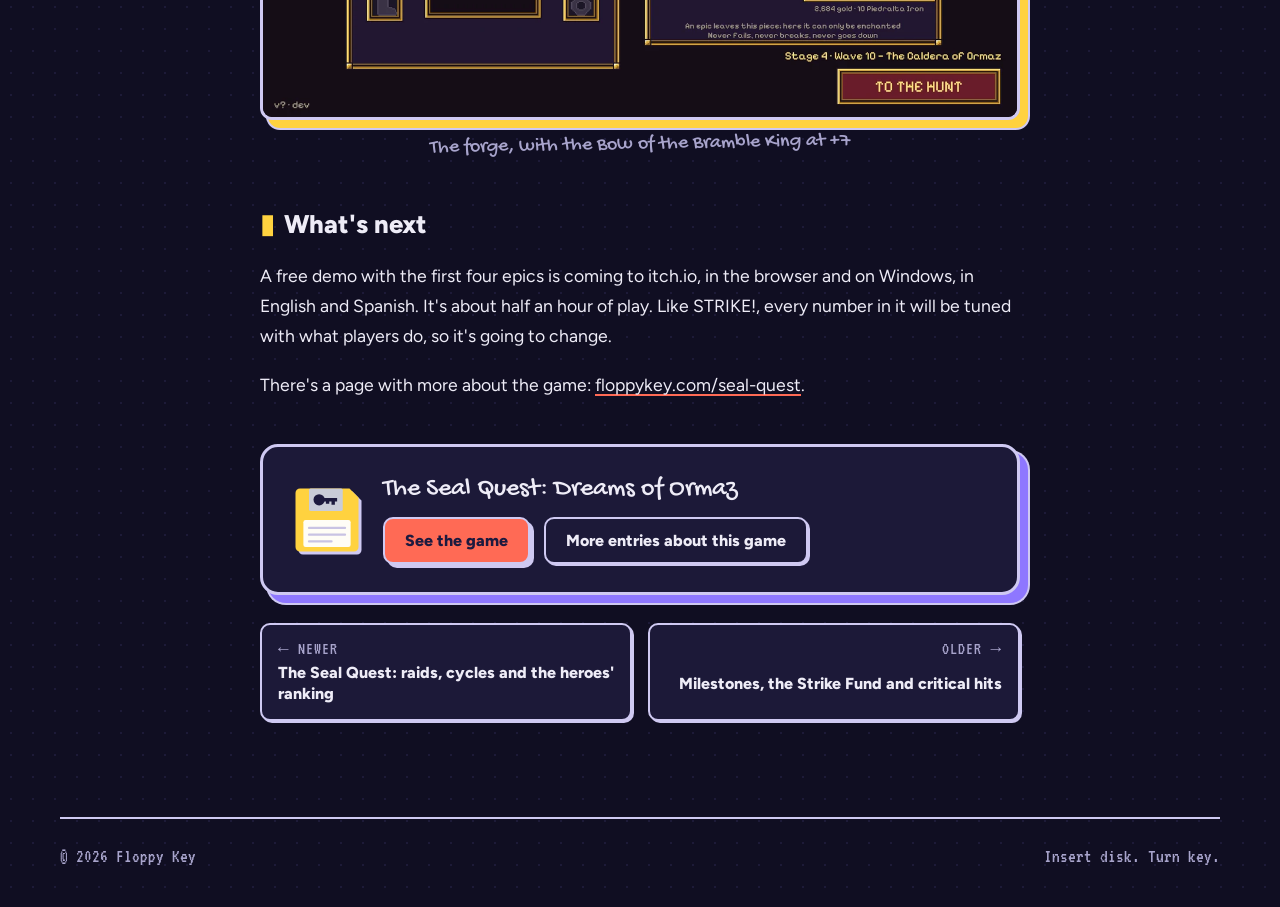
<file: devblog/seal-quest-announce/index.html>
<!doctype html>
<html lang="en">
<head>
  <meta charset="utf-8">
  <meta name="viewport" content="width=device-width, initial-scale=1, viewport-fit=cover">
  <title>Disk 02: The Seal Quest · THE SEAL QUEST devblog · Floppy Key</title>
  <meta name="description" content="The second Floppy Key game: an incremental defense RPG where you hunt epic beasts for their loot. Every epic you hunt wakes something bigger.">
  <meta property="og:type" content="article">
  <meta property="og:site_name" content="Floppy Key">
  <meta property="og:title" content="THE SEAL QUEST : Disk 02: The Seal Quest">
  <meta property="og:description" content="The second Floppy Key game: an incremental defense RPG where you hunt epic beasts for their loot. Every epic you hunt wakes something bigger.">
  <meta property="og:url" content="https://floppykey.com/devblog/seal-quest-announce/index.html">
  <meta property="og:image" content="https://floppykey.com/devblog/seal-quest-announce/cover-630x500.png">
  <meta name="twitter:card" content="summary_large_image">
  <link rel="icon" href="../../assets/favicon.svg" type="image/svg+xml">
  <link rel="alternate" type="application/rss+xml" title="Floppy Key devblog" href="../../devblog/feed.xml">
  <link rel="preconnect" href="https://fonts.googleapis.com">
  <link rel="preconnect" href="https://fonts.gstatic.com" crossorigin>
  <link rel="stylesheet" href="https://fonts.googleapis.com/css2?family=Silkscreen:wght@400;700&family=Figtree:wght@400;500;700;800&family=Gochi+Hand&family=VT323&display=swap">
  <link rel="stylesheet" href="../../styles.css">
  <script>
    try { if (localStorage.getItem("theme") === "light") document.documentElement.dataset.theme = "light"; } catch (e) {}
  </script>
</head>
<body>
  <!-- Generated by tools/build_devblog.py from post.md. Edit the Markdown, not this file. -->
  <a class="skip" href="#post" data-i18n="skip.post">Skip to the entry</a>

  <header class="top">
    <a class="brand" href="../../index.html" aria-label="Floppy Key, indie game studio, home">
      <svg class="brand-mark" viewBox="0 0 64 64" aria-hidden="true"><use href="#floppy"/></svg>
      <span class="brand-text">
        <span class="brand-name">Floppy&nbsp;Key</span>
        <span class="brand-sub">Indie game studio</span>
      </span>
    </a>
    <nav class="nav" aria-label="Main">
      <a href="../../index.html#games" data-i18n="nav.games">Games</a>
      <a href="../../devblog/index.html" data-i18n="nav.devblog" aria-current="page">Devblog</a>
      <a href="../../index.html#studio" data-i18n="nav.studio">Studio</a>
      <a href="../../index.html#contact" data-i18n="nav.contact">Contact</a>
      <span class="toggles">
        <button class="chip" id="theme" type="button">DAY</button>
        <button class="chip" id="lang" type="button" aria-label="Cambiar a español">ES</button>
      </span>
    </nav>
  </header>

  <main id="post" class="blog">
    <article class="post" style="--body: var(--sun)">
      <a class="back" href="../index.html" data-i18n="devblog.back">← All entries</a>
      <header class="post-head">
        <p class="post-meta"><a class="tag tag-game" href="../index.html?game=seal-quest">THE SEAL QUEST</a><time datetime="2026-10-20" data-date>October 20, 2026</time></p>
        <h1 class="post-title" lang="en">Disk 02: The Seal Quest</h1>
        <p class="lang-note" data-for="es" data-i18n="devblog.inEnglish">Esta entrada está escrita en inglés.</p>
      </header>
      <div class="prose" lang="en">
<p>STRIKE! taught me what I like making: short games where every run pays for something, the screen fills up and you always want one more go. The second disk keeps all of that and adds what STRIKE! didn't have: a world, a company of heroes, and bosses worth hunting.</p>
<p>It's called <strong>The Seal Quest: Dreams of Ormaz</strong>.</p>
<figure><img src="volcano-horde.webp" alt="The Caldera of Ormaz, wave 39: the company holds the clearing while the Ember Lord walks in" decoding="async"><figcaption>The Caldera of Ormaz, wave 39: the company holds the clearing while the Ember Lord walks in</figcaption></figure>
<h2 id="aim-upgrade-hunt">Aim. Upgrade. Hunt.</h2>
<p>You hold a clearing in the middle of the screen and the waves come from every side. You only aim: no clicking, Arren shoots whatever is under the reticle. At first the waves walk right over you. That's the deal. Every run you die a little further, every run pays for something on the skill tree, and every run starts back at the wall, stronger.</p>
<figure><img src="the-horde.gif" alt="Sixty enemies on screen, and it keeps going" width="640" height="360" loading="lazy" decoding="async"><figcaption>Sixty enemies on screen, and it keeps going</figcaption></figure>
<h2 id="the-epics">The epics</h2>
<p>At the end of every land waits an <strong>epic</strong>: a huge beast with its own presentation, its own fight and a unique piece of loot you can only get from it. The common waves don't stop while you fight it.</p>
<figure><img src="splash-meadow.webp" alt="The Bramble King, the Dream of Hunger" loading="lazy" decoding="async"><figcaption>The Bramble King, the Dream of Hunger</figcaption></figure>
<p>The demo has four: the Bramble King, Rotroot, the Bone Warden and the Ember Lord. The full game goes much further.</p>
<h2 id="a-world-asleep-on-a-dragon">A world asleep on a dragon</h2>
<p>The March of Vael rests on Ormaz, a dragon who fell asleep before the world began. A thousand years ago her nightmares crawled out of the ground as beasts, and the Order of the Fifth Seal locked them away for a thousand years. The thousand years are up. The seals are breaking.</p>
<figure><img src="arena-graveyard.webp" alt="The Field of the Thousand, where the knights who sealed the third epic are buried" loading="lazy" decoding="async"><figcaption>The Field of the Thousand, where the knights who sealed the third epic are buried</figcaption></figure>
<p>You play Arren, a village archer, and the company grows along the way: Isaura Kell, a mage who throws fire where you aim and knows more than she says; Brannoc Half-Gold, a mercenary who runs out, cuts and comes back; and Brunna, the smith of Piedralta. The story is told between runs, in short scenes.</p>
<figure><img src="dialogue-isaura.webp" alt="Isaura Kell" loading="lazy" decoding="async"><figcaption>Isaura Kell</figcaption></figure>
<h2 id="loot-that-feels-earned">Loot that feels earned</h2>
<p>The first time an epic falls it drops a chest and a piece nobody else in the March has. Then you take it to Brunna, who crafts helmets, breastplates, gauntlets and boots from the metal the epics drop, and enchants anything from +1 to +10. It never fails, never breaks, never goes down. At +4 it starts to glow.</p>
<figure><img src="epic-victory.webp" alt="The Bramble King&#x27;s chest" loading="lazy" decoding="async"><figcaption>The Bramble King's chest</figcaption></figure>
<figure><img src="tab-forge.webp" alt="The forge, with the Bow of the Bramble King at +7" loading="lazy" decoding="async"><figcaption>The forge, with the Bow of the Bramble King at +7</figcaption></figure>
<h2 id="what-s-next">What's next</h2>
<p>A free demo with the first four epics is coming to itch.io, in the browser and on Windows, in English and Spanish. It's about half an hour of play. Like STRIKE!, every number in it will be tuned with what players do, so it's going to change.</p>
<p>There's a page with more about the game: <a href="https://floppykey.com/seal-quest/" target="_blank" rel="noopener">floppykey.com/seal-quest</a>.</p>
      </div>
      <aside class="post-cta">
        <svg class="post-cta-disk" viewBox="0 0 64 64" aria-hidden="true"><use href="#floppy"/></svg>
        <div class="post-cta-copy">
          <p class="post-cta-game">The Seal Quest: Dreams of Ormaz</p>
          <div class="actions">
            <a class="btn btn-primary" href="../../seal-quest/index.html" data-i18n="devblog.see">See the game</a>
            <a class="btn btn-ghost" href="../index.html?game=seal-quest" data-i18n="devblog.more">More entries about this game</a>
          </div>
        </div>
      </aside>
      <nav class="post-nav" aria-label="More entries"><a class="post-nav-link newer" href="../seal-quest-0-17/index.html"><span class="post-nav-dir" data-i18n="devblog.newer">Newer</span><span class="post-nav-title" lang="en" data-only="en">The Seal Quest: raids, cycles and the heroes&#x27; ranking</span><span class="post-nav-title" lang="es" data-only="es">The Seal Quest: raids, ciclos y el ranking de héroes</span></a><a class="post-nav-link older" href="../strike-1-2-2/index.html"><span class="post-nav-dir" data-i18n="devblog.older">Older</span><span class="post-nav-title" lang="en">Milestones, the Strike Fund and critical hits</span></a></nav>
    </article>
  </main>

  <footer class="foot">
    <span>© 2026 Floppy Key</span>
    <span data-i18n="foot">Insert disk. Turn key.</span>
  </footer>

  <svg width="0" height="0" style="position:absolute" aria-hidden="true">
    <symbol id="floppy" viewBox="0 0 64 64">
      <path d="M6 4h46l8 8v44a4 4 0 0 1-4 4H8a4 4 0 0 1-4-4V8a4 4 0 0 1 4-4z" style="fill: var(--body, var(--disk-ink))"/>
      <rect x="16" y="4" width="30" height="20" rx="1.5" style="fill: var(--metal)"/>
      <circle cx="25" cy="14" r="5" style="fill: var(--disk-ink)"/>
      <path d="M29 12.5h12v3h-2v3h-3v-3h-2v2h-3v-2h-2z" style="fill: var(--disk-ink)"/>
      <rect x="11" y="32" width="42" height="24" rx="2" style="fill: var(--label)"/>
      <rect x="15" y="38" width="34" height="2" rx="1" style="fill: var(--disk-rule)"/>
      <rect x="15" y="44" width="34" height="2" rx="1" style="fill: var(--disk-rule)"/>
      <rect x="15" y="50" width="22" height="2" rx="1" style="fill: var(--disk-rule)"/>
    </symbol>
  </svg>

  <script src="../../main.js"></script>
</body>
</html>
</file>
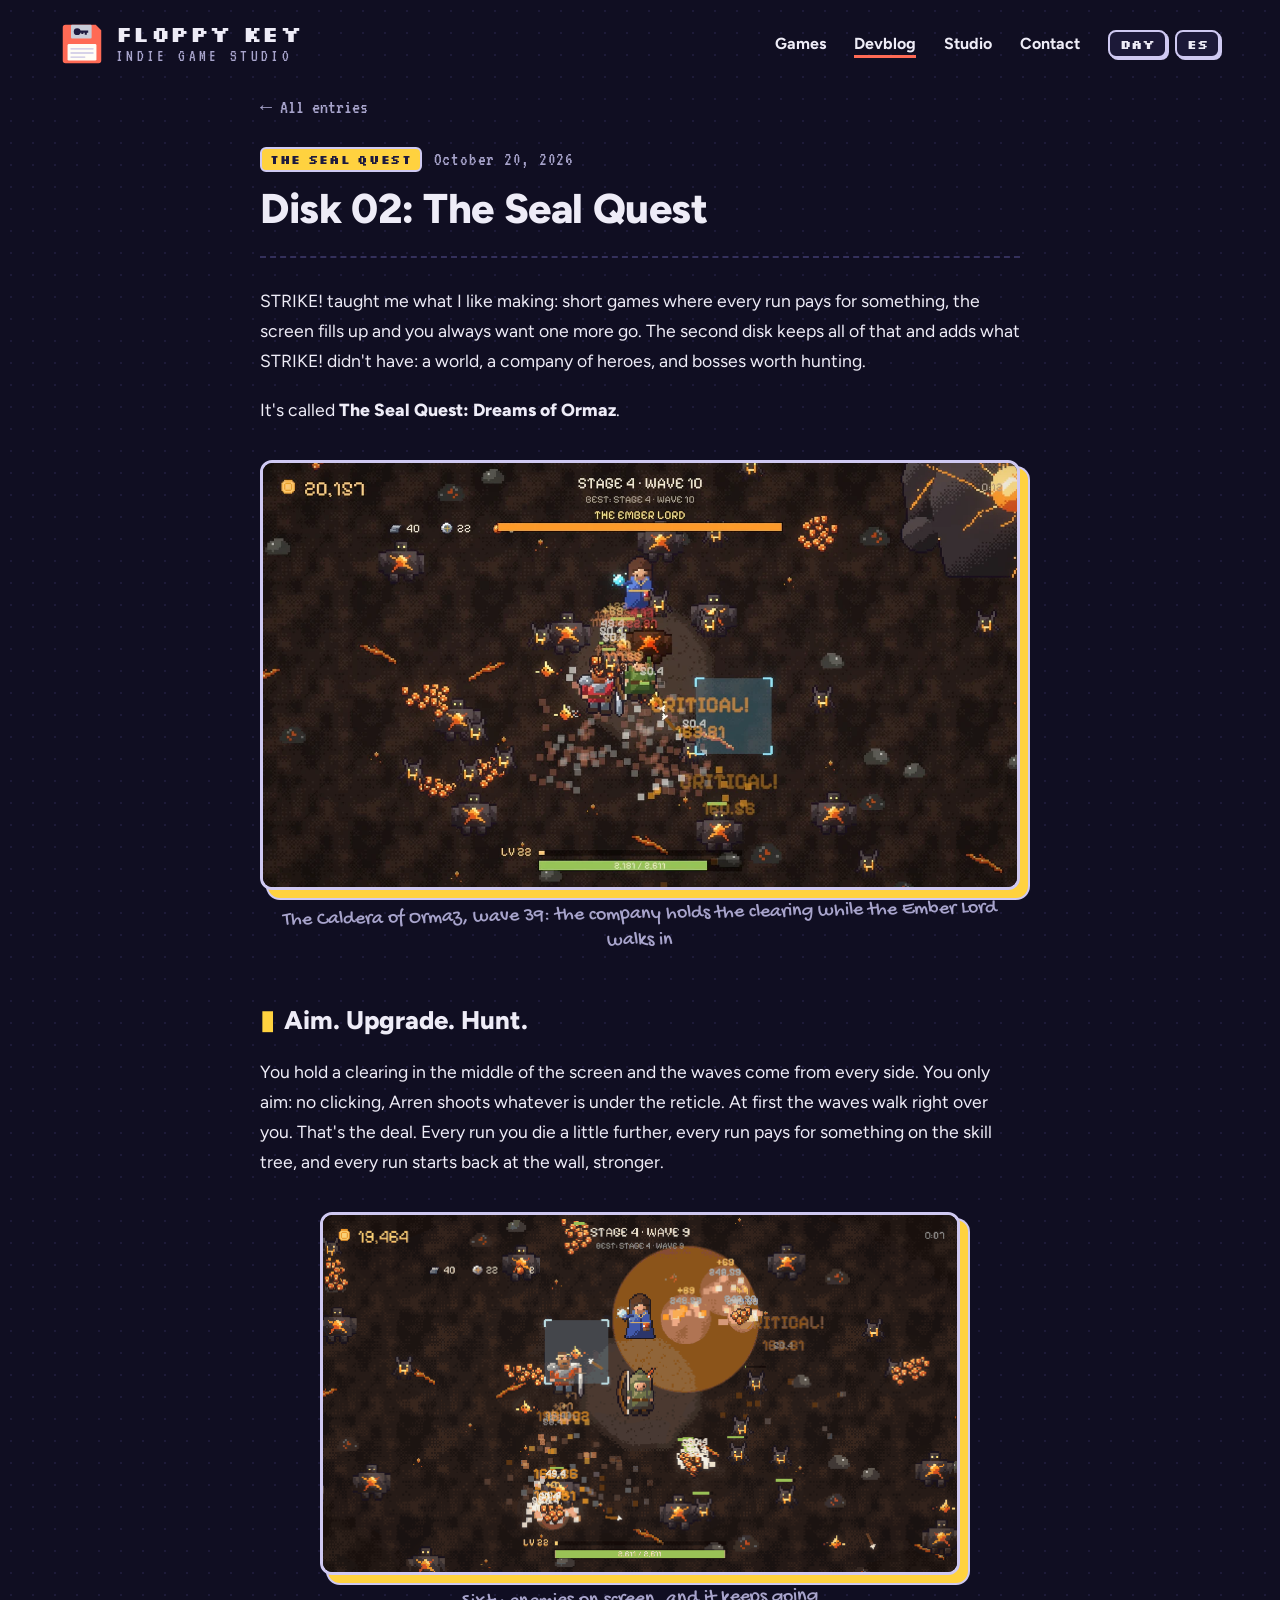
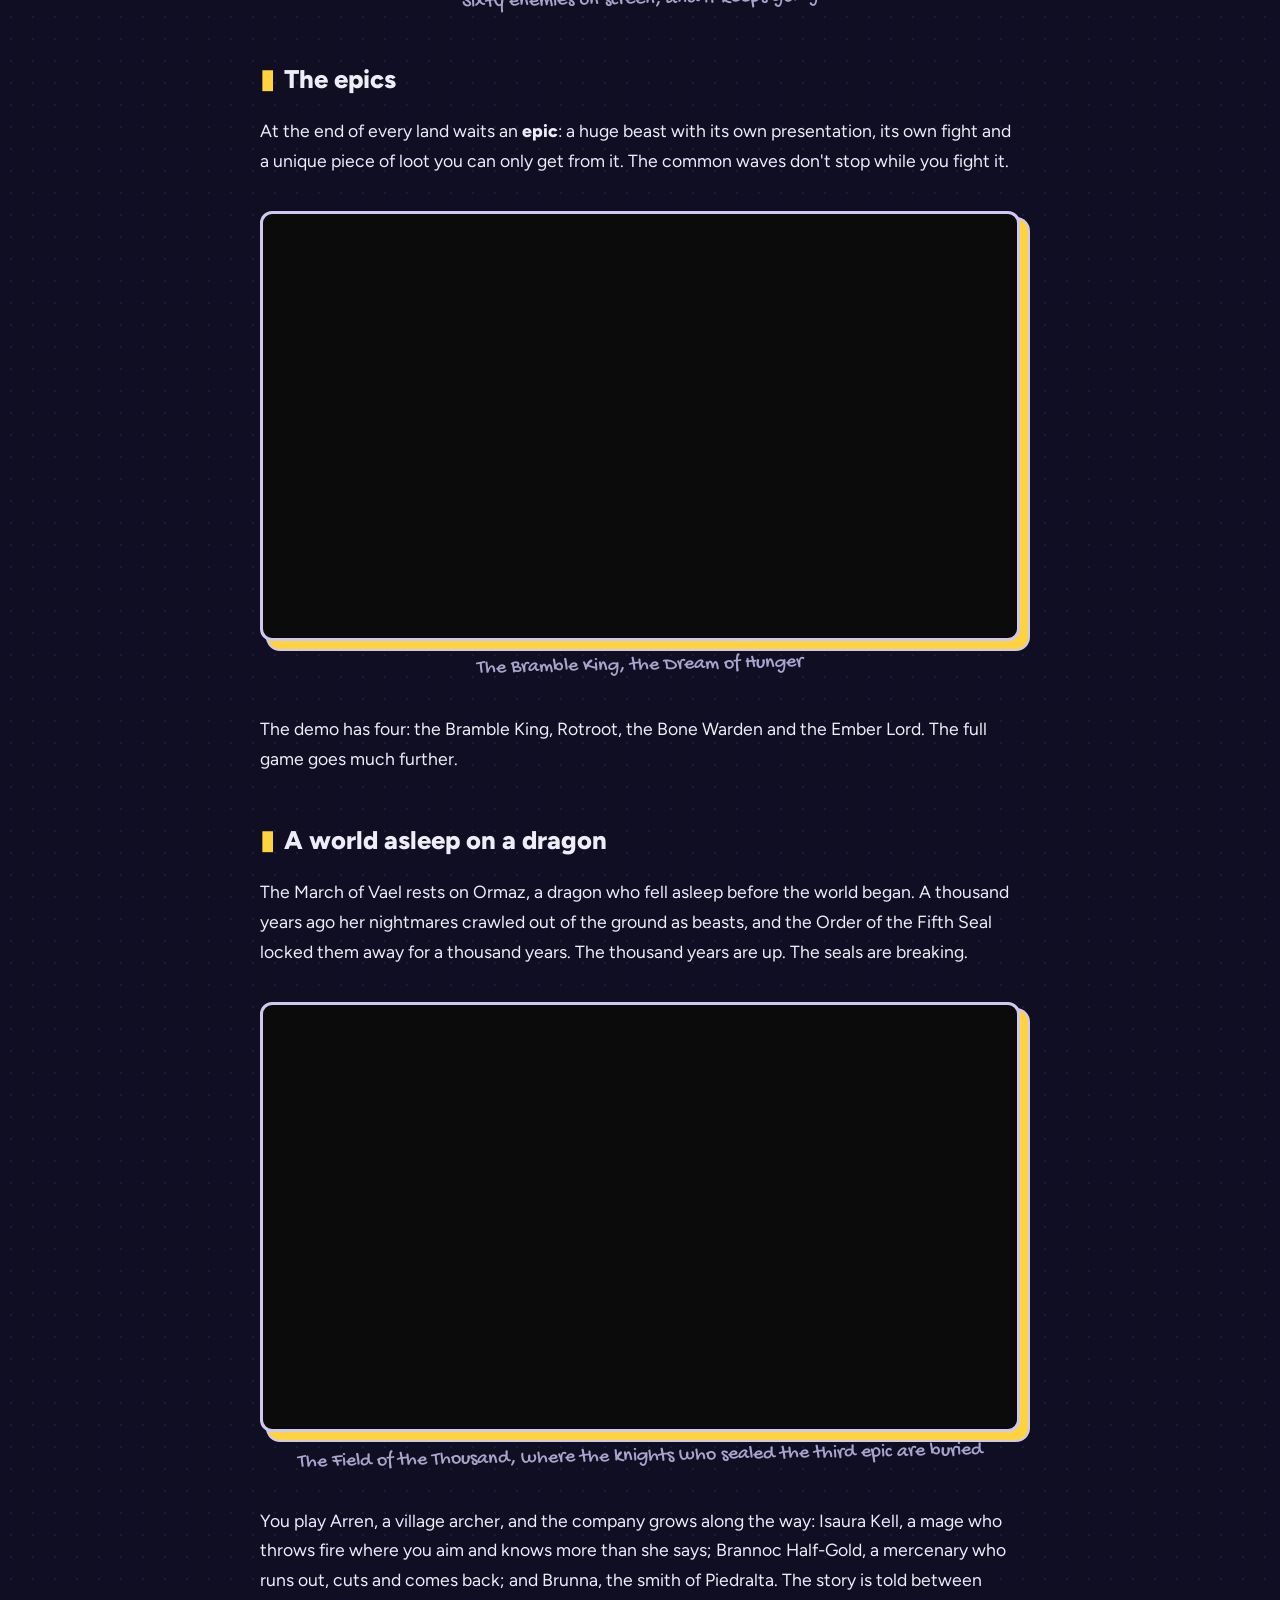
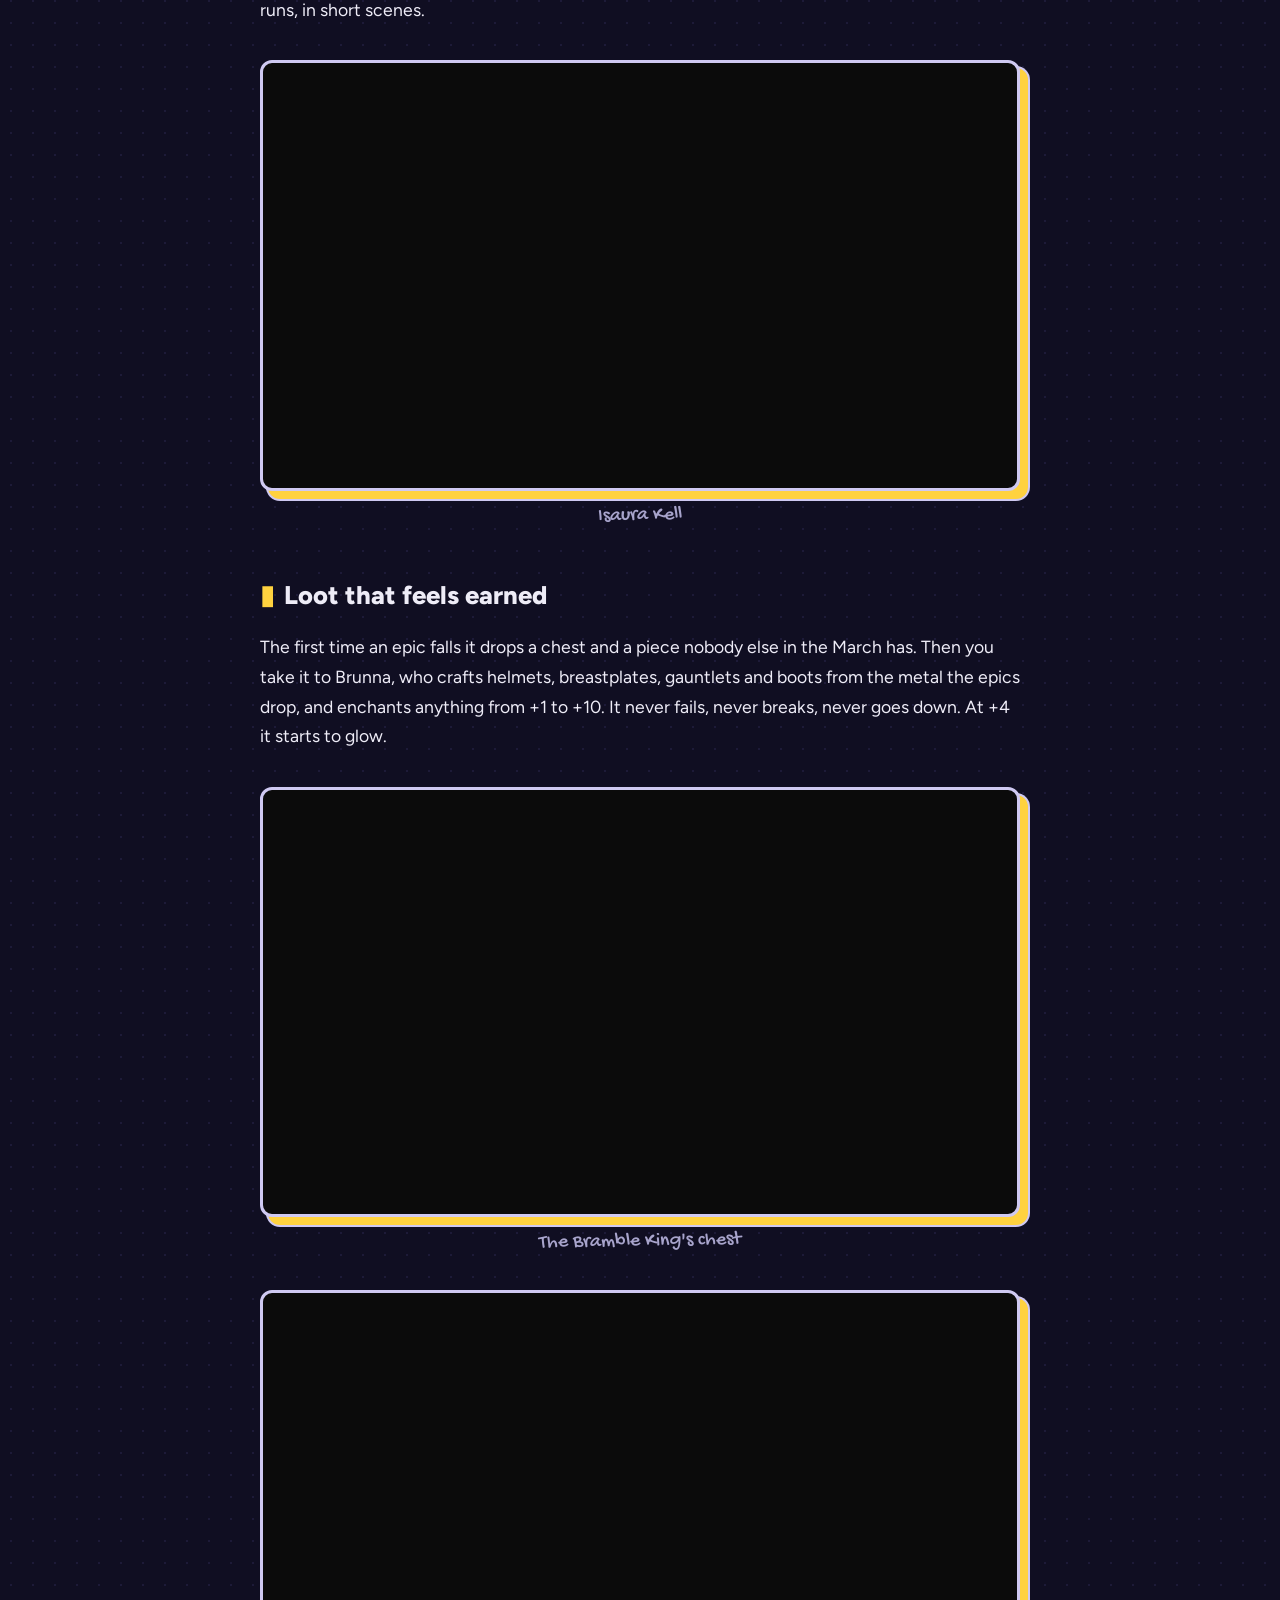
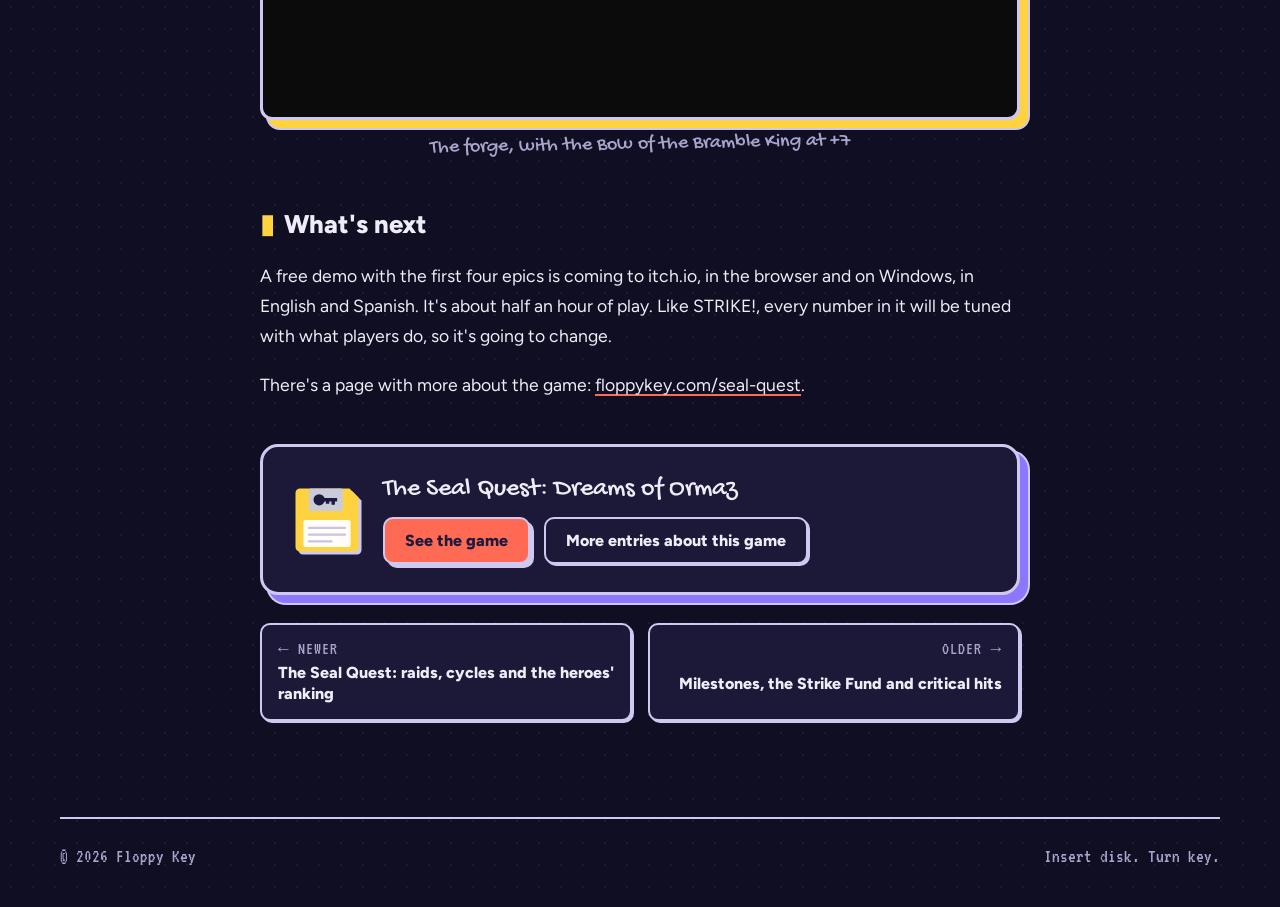
<file: devblog/sealbreaker-announce/index.html>
<!doctype html>
<html lang="en">
<head>
  <meta charset="utf-8">
  <meta name="viewport" content="width=device-width, initial-scale=1">
  <title>Disk 02: The Seal Quest</title>
  <meta name="robots" content="noindex">
  <link rel="canonical" href="https://floppykey.com/devblog/seal-quest-announce/index.html">
  <meta http-equiv="refresh" content="0; url=../seal-quest-announce/index.html">
  <style>body { background: #120d18; color: #efe4cc; font: 18px system-ui, sans-serif; padding: 40px 16px; } a { color: #f3d27a; }</style>
</head>
<body>
  <p>SEALBREAKER is now <a href="../seal-quest-announce/index.html">The Seal Quest: Dreams of Ormaz</a>.</p>
</body>
</html>
</file>
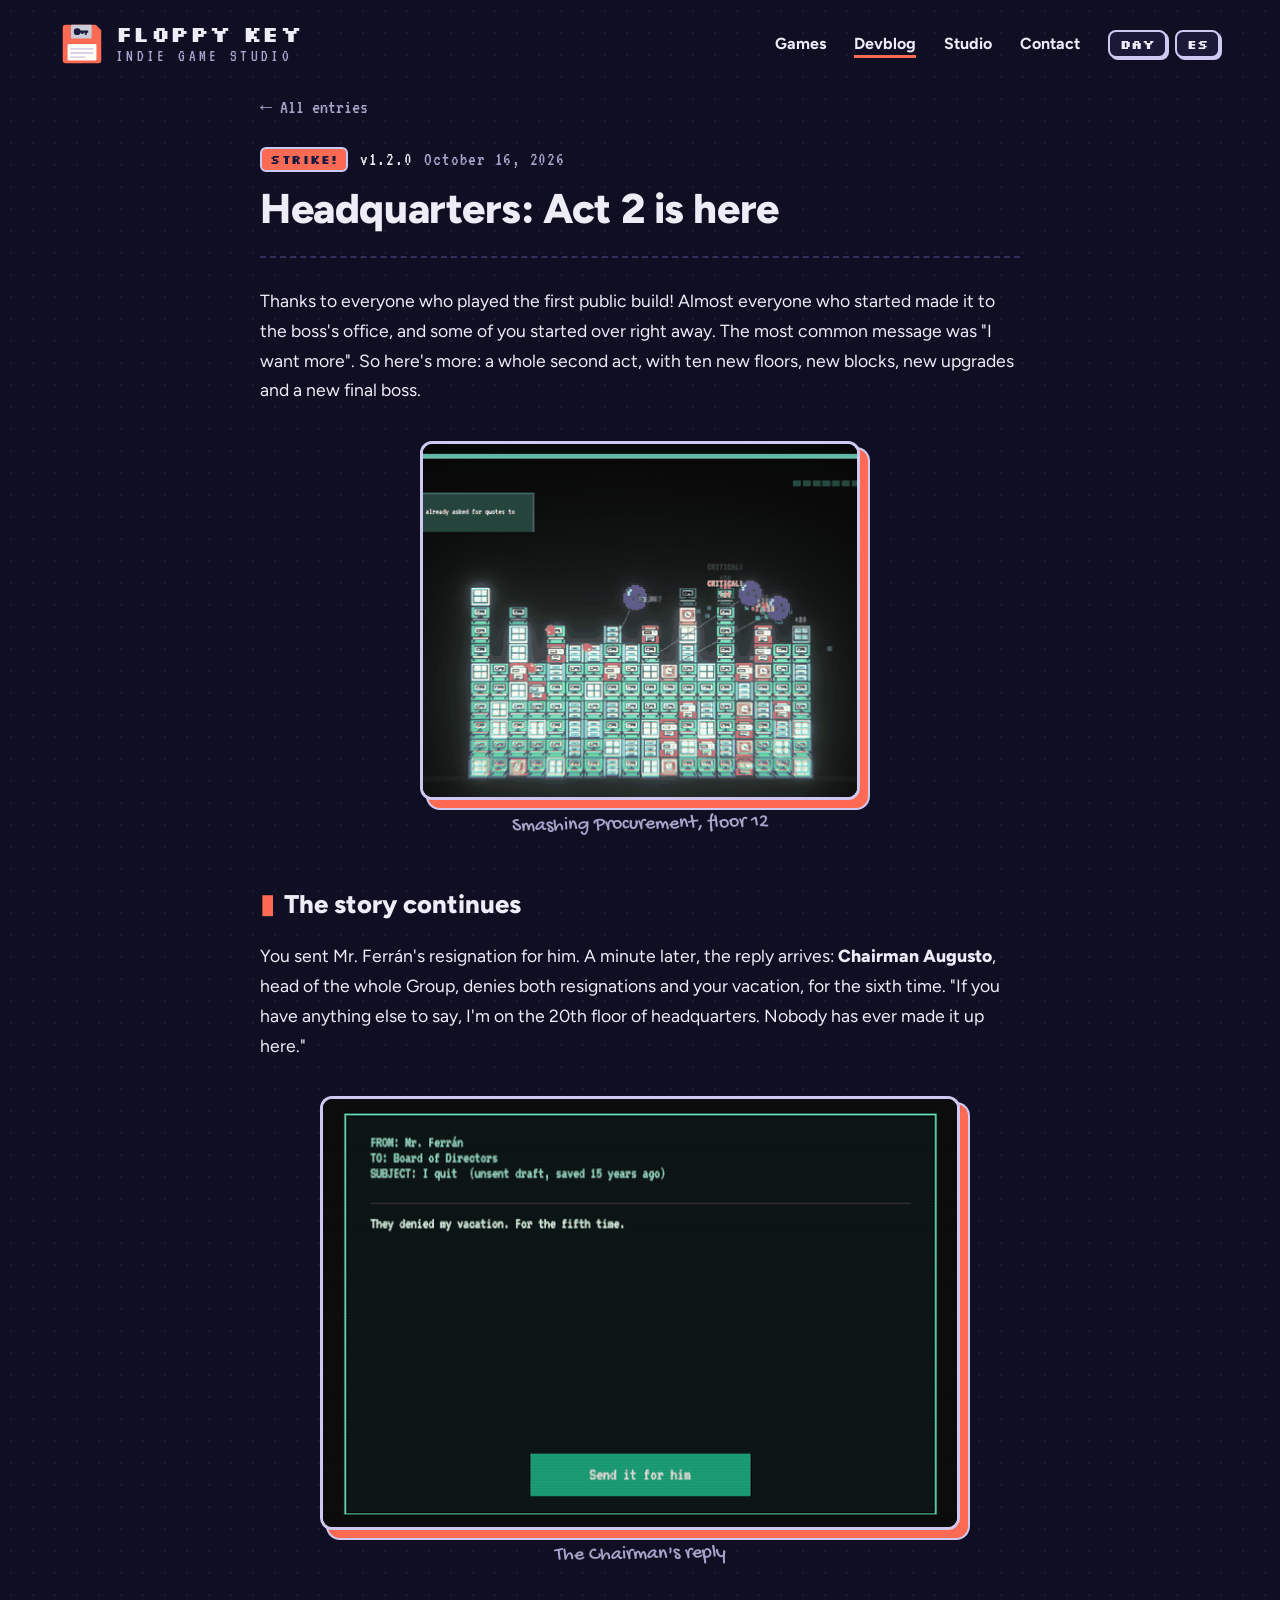
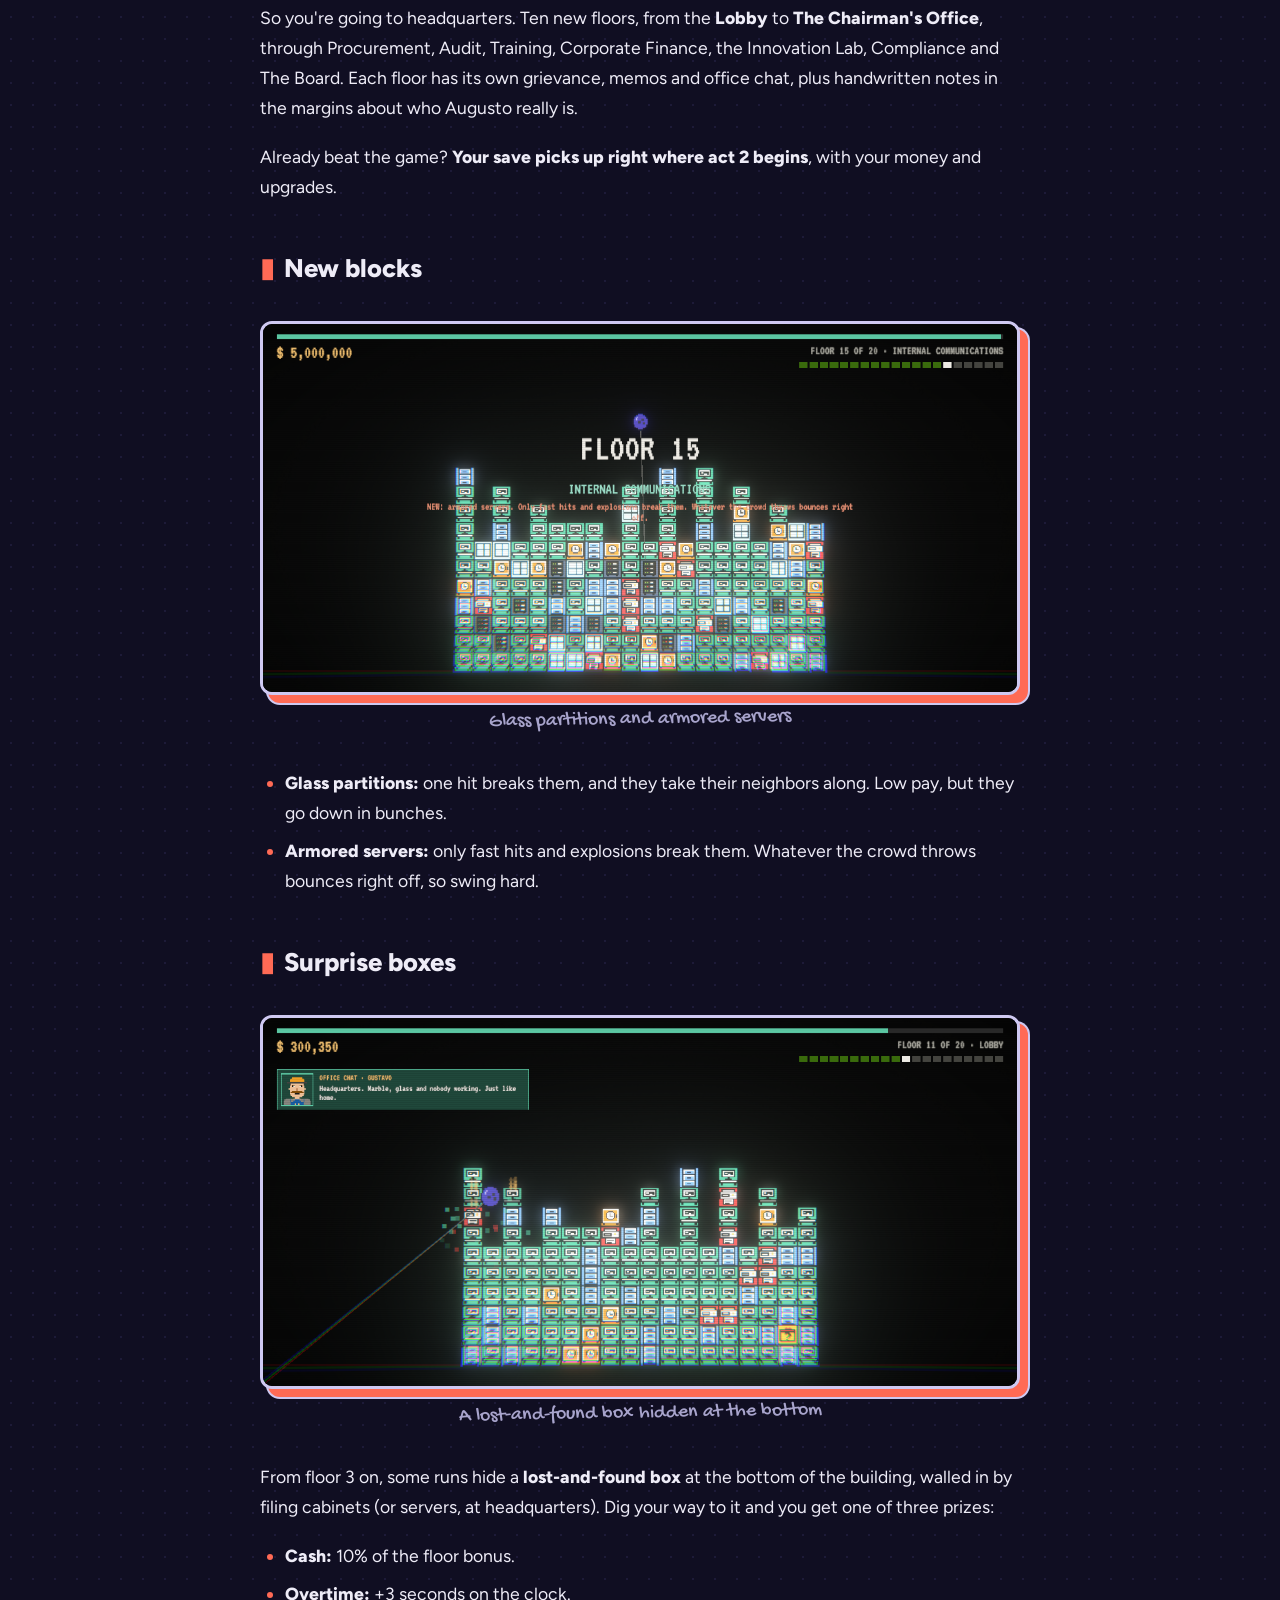
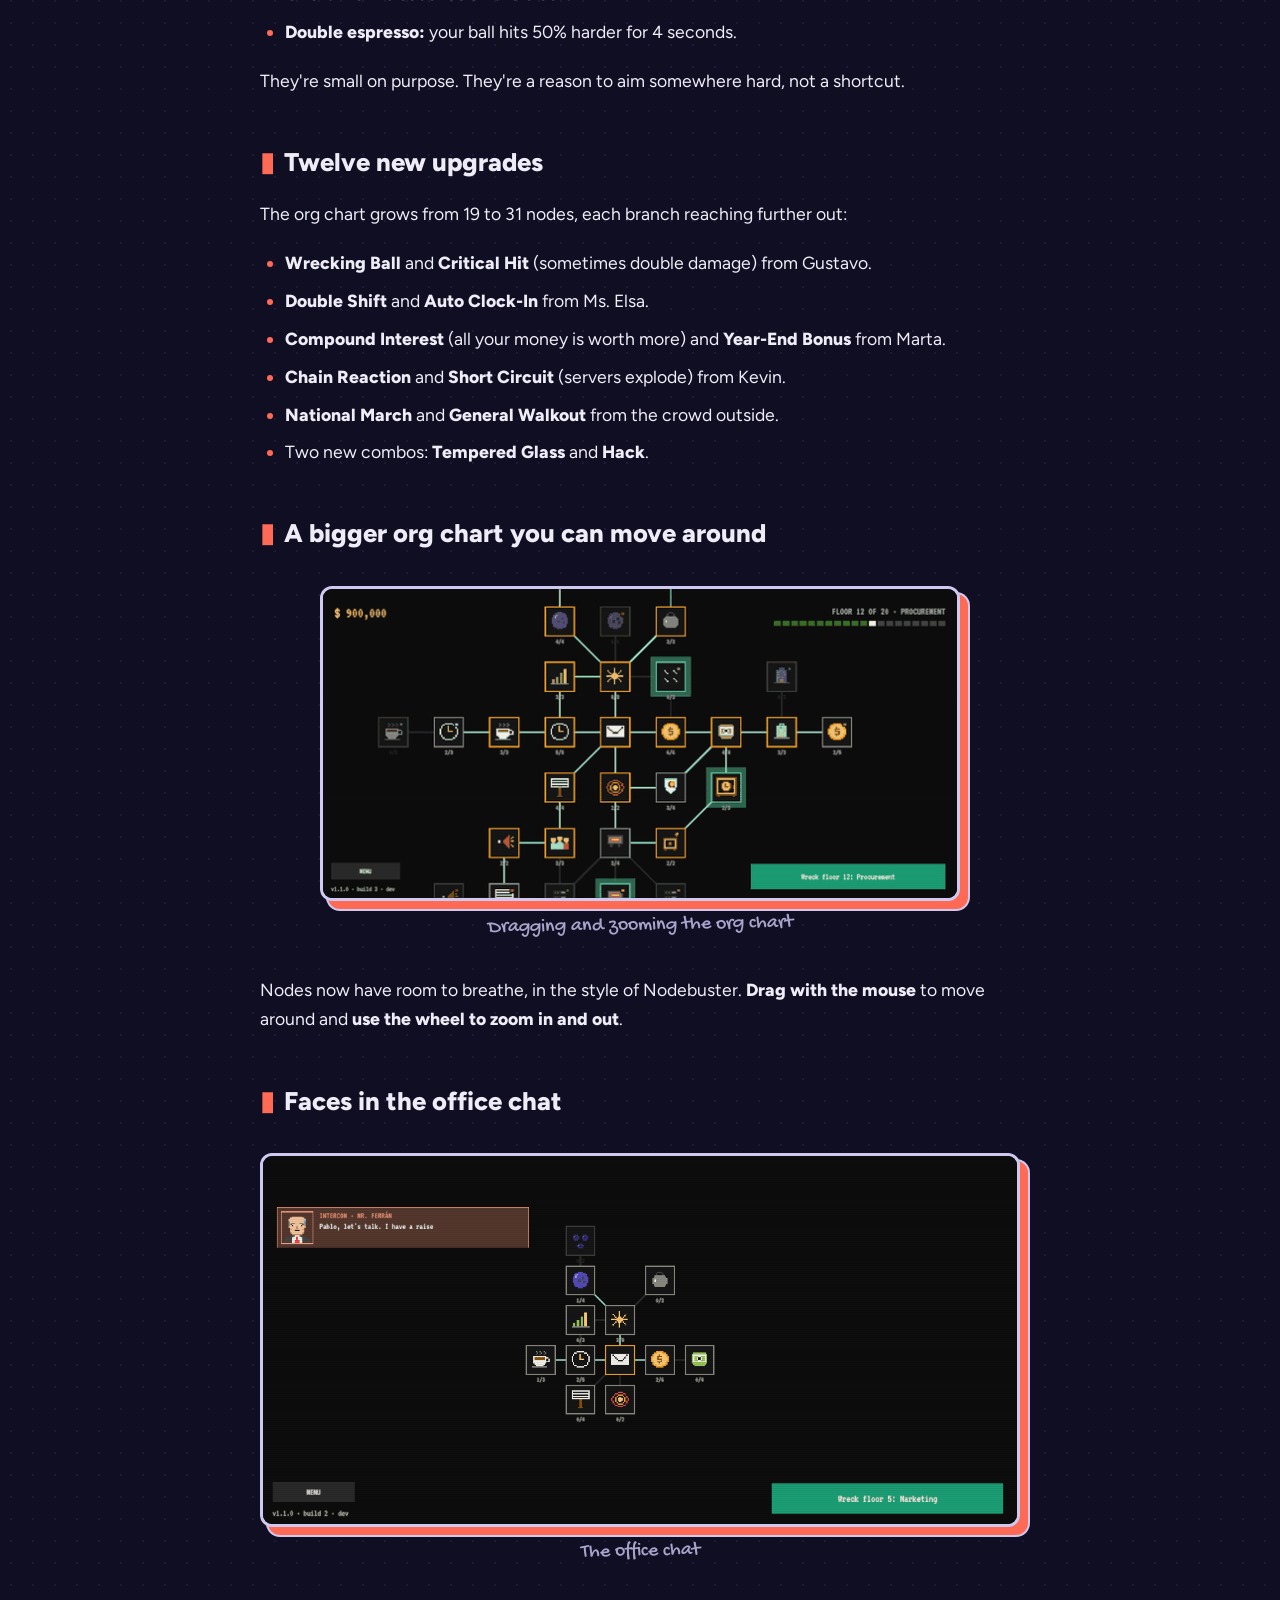
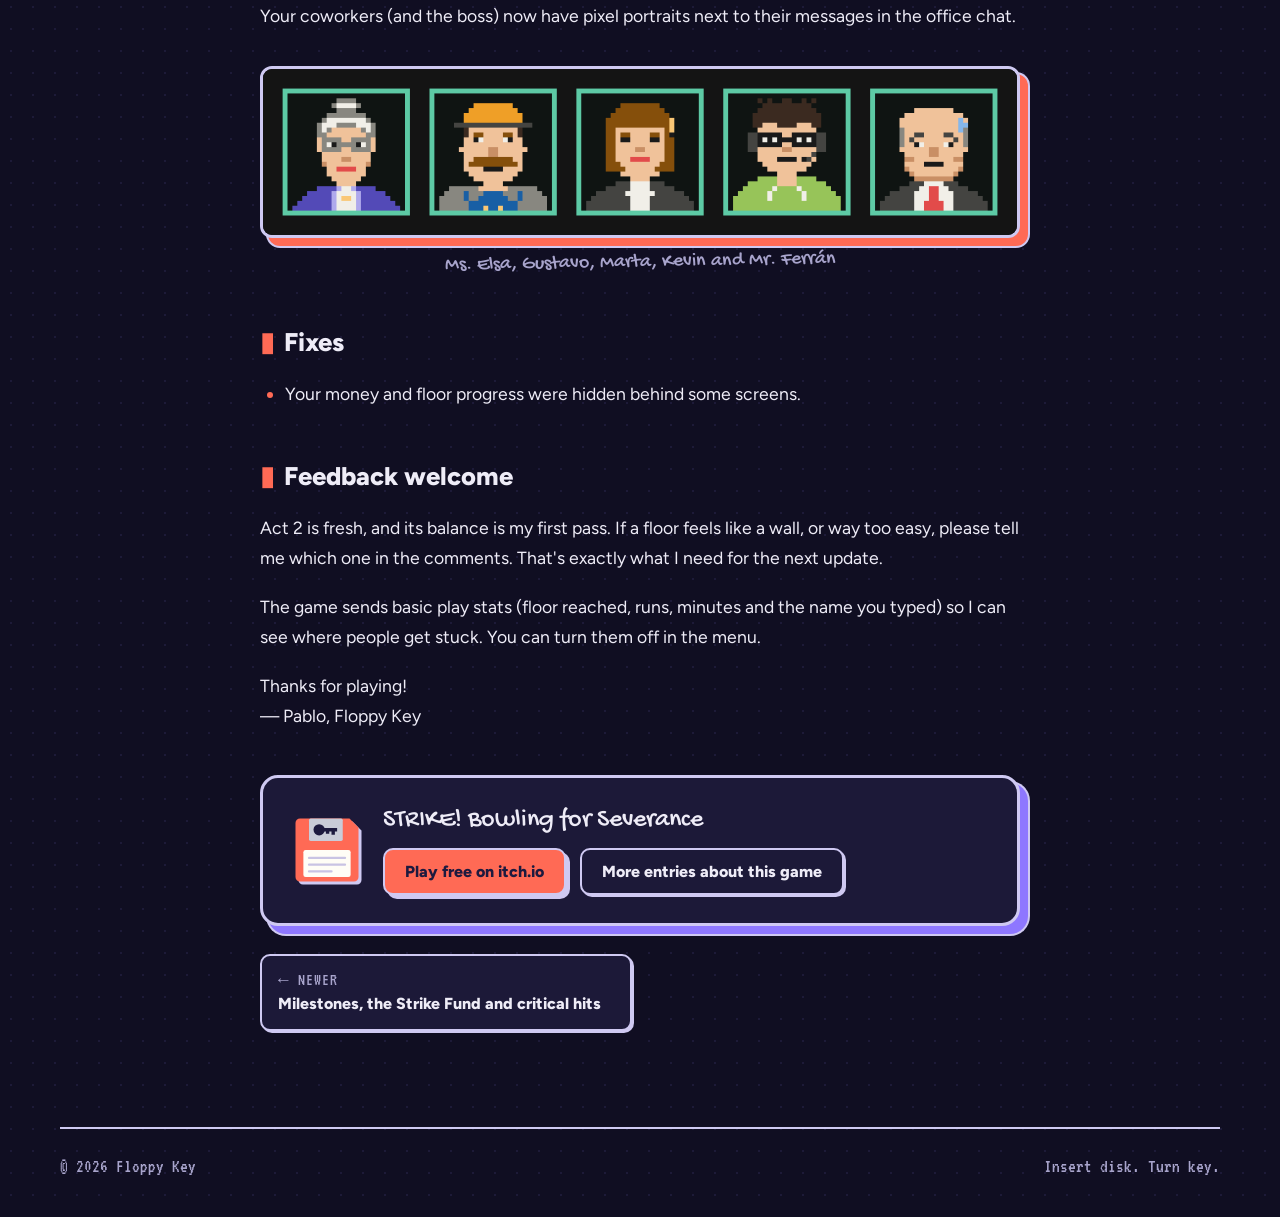
<file: devblog/strike-1-2-0/index.html>
<!doctype html>
<html lang="en">
<head>
  <meta charset="utf-8">
  <meta name="viewport" content="width=device-width, initial-scale=1, viewport-fit=cover">
  <title>Headquarters: Act 2 is here · STRIKE! devblog · Floppy Key</title>
  <meta name="description" content="A whole second act: ten new floors at headquarters, glass partitions and armored servers, surprise boxes, twelve new upgrades and an org chart you can drag and zoom.">
  <meta property="og:type" content="article">
  <meta property="og:site_name" content="Floppy Key">
  <meta property="og:title" content="STRIKE! v1.2.0: Headquarters: Act 2 is here">
  <meta property="og:description" content="A whole second act: ten new floors at headquarters, glass partitions and armored servers, surprise boxes, twelve new upgrades and an org chart you can drag and zoom.">
  <meta property="og:url" content="https://floppykey.com/devblog/strike-1-2-0/index.html">
  <meta property="og:image" content="https://floppykey.com/devblog/strike-1-2-0/cover-630x500.png">
  <meta name="twitter:card" content="summary_large_image">
  <link rel="icon" href="../../assets/favicon.svg" type="image/svg+xml">
  <link rel="alternate" type="application/rss+xml" title="Floppy Key devblog" href="../../devblog/feed.xml">
  <link rel="preconnect" href="https://fonts.googleapis.com">
  <link rel="preconnect" href="https://fonts.gstatic.com" crossorigin>
  <link rel="stylesheet" href="https://fonts.googleapis.com/css2?family=Silkscreen:wght@400;700&family=Figtree:wght@400;500;700;800&family=Gochi+Hand&family=VT323&display=swap">
  <link rel="stylesheet" href="../../styles.css">
  <script>
    try { if (localStorage.getItem("theme") === "light") document.documentElement.dataset.theme = "light"; } catch (e) {}
  </script>
</head>
<body>
  <!-- Generated by tools/build_devblog.py from post.md. Edit the Markdown, not this file. -->
  <a class="skip" href="#post" data-i18n="skip.post">Skip to the entry</a>

  <header class="top">
    <a class="brand" href="../../index.html" aria-label="Floppy Key, indie game studio, home">
      <svg class="brand-mark" viewBox="0 0 64 64" aria-hidden="true"><use href="#floppy"/></svg>
      <span class="brand-text">
        <span class="brand-name">Floppy&nbsp;Key</span>
        <span class="brand-sub">Indie game studio</span>
      </span>
    </a>
    <nav class="nav" aria-label="Main">
      <a href="../../index.html#games" data-i18n="nav.games">Games</a>
      <a href="../../devblog/index.html" data-i18n="nav.devblog" aria-current="page">Devblog</a>
      <a href="../../index.html#studio" data-i18n="nav.studio">Studio</a>
      <a href="../../index.html#contact" data-i18n="nav.contact">Contact</a>
      <span class="toggles">
        <button class="chip" id="theme" type="button">DAY</button>
        <button class="chip" id="lang" type="button" aria-label="Cambiar a español">ES</button>
      </span>
    </nav>
  </header>

  <main id="post" class="blog">
    <article class="post" style="--body: var(--coral)">
      <a class="back" href="../index.html" data-i18n="devblog.back">← All entries</a>
      <header class="post-head">
        <p class="post-meta"><a class="tag tag-game" href="../index.html?game=strike">STRIKE!</a><span class="post-version">v1.2.0</span><time datetime="2026-10-16" data-date>October 16, 2026</time></p>
        <h1 class="post-title" lang="en">Headquarters: Act 2 is here</h1>
        <p class="lang-note" data-for="es" data-i18n="devblog.inEnglish">Esta entrada está escrita en inglés.</p>
      </header>
      <div class="prose" lang="en">
<p>Thanks to everyone who played the first public build! Almost everyone who started made it to the boss's office, and some of you started over right away. The most common message was "I want more". So here's more: a whole second act, with ten new floors, new blocks, new upgrades and a new final boss.</p>
<figure><img src="smashing-procurement.gif" alt="Smashing Procurement, floor 12" width="440" height="358" decoding="async"><figcaption>Smashing Procurement, floor 12</figcaption></figure>
<h2 id="the-story-continues">The story continues</h2>
<p>You sent Mr. Ferrán's resignation for him. A minute later, the reply arrives: <strong>Chairman Augusto</strong>, head of the whole Group, denies both resignations and your vacation, for the sixth time. "If you have anything else to say, I'm on the 20th floor of headquarters. Nobody has ever made it up here."</p>
<figure><img src="act2-begins.gif" alt="The Chairman&#x27;s reply" width="640" height="432" loading="lazy" decoding="async"><figcaption>The Chairman's reply</figcaption></figure>
<p>So you're going to headquarters. Ten new floors, from the <strong>Lobby</strong> to <strong>The Chairman's Office</strong>, through Procurement, Audit, Training, Corporate Finance, the Innovation Lab, Compliance and The Board. Each floor has its own grievance, memos and office chat, plus handwritten notes in the margins about who Augusto really is.</p>
<p>Already beat the game? <strong>Your save picks up right where act 2 begins</strong>, with your money and upgrades.</p>
<h2 id="new-blocks">New blocks</h2>
<figure><img src="glass-and-servers.png" alt="Glass partitions and armored servers" width="1094" height="534" loading="lazy" decoding="async"><figcaption>Glass partitions and armored servers</figcaption></figure>
<ul><li><strong>Glass partitions:</strong> one hit breaks them, and they take their neighbors along. Low pay, but they go down in bunches.</li><li><strong>Armored servers:</strong> only fast hits and explosions break them. Whatever the crowd throws bounces right off, so swing hard.</li></ul>
<h2 id="surprise-boxes">Surprise boxes</h2>
<figure><img src="headquarters-surprise-box.png" alt="A lost-and-found box hidden at the bottom" width="1094" height="534" loading="lazy" decoding="async"><figcaption>A lost-and-found box hidden at the bottom</figcaption></figure>
<p>From floor 3 on, some runs hide a <strong>lost-and-found box</strong> at the bottom of the building, walled in by filing cabinets (or servers, at headquarters). Dig your way to it and you get one of three prizes:</p>
<ul><li><strong>Cash:</strong> 10% of the floor bonus.</li><li><strong>Overtime:</strong> +3 seconds on the clock.</li><li><strong>Double espresso:</strong> your ball hits 50% harder for 4 seconds.</li></ul>
<p>They're small on purpose. They're a reason to aim somewhere hard, not a shortcut.</p>
<h2 id="twelve-new-upgrades">Twelve new upgrades</h2>
<p>The org chart grows from 19 to 31 nodes, each branch reaching further out:</p>
<ul><li><strong>Wrecking Ball</strong> and <strong>Critical Hit</strong> (sometimes double damage) from Gustavo.</li><li><strong>Double Shift</strong> and <strong>Auto Clock-In</strong> from Ms. Elsa.</li><li><strong>Compound Interest</strong> (all your money is worth more) and <strong>Year-End Bonus</strong> from Marta.</li><li><strong>Chain Reaction</strong> and <strong>Short Circuit</strong> (servers explode) from Kevin.</li><li><strong>National March</strong> and <strong>General Walkout</strong> from the crowd outside.</li><li>Two new combos: <strong>Tempered Glass</strong> and <strong>Hack</strong>.</li></ul>
<h2 id="a-bigger-org-chart-you-can-move-around">A bigger org chart you can move around</h2>
<figure><img src="org-chart-drag-zoom.gif" alt="Dragging and zooming the org chart" width="640" height="312" loading="lazy" decoding="async"><figcaption>Dragging and zooming the org chart</figcaption></figure>
<p>Nodes now have room to breathe, in the style of Nodebuster. <strong>Drag with the mouse</strong> to move around and <strong>use the wheel to zoom in and out</strong>.</p>
<h2 id="faces-in-the-office-chat">Faces in the office chat</h2>
<figure><img src="office-chat.png" alt="The office chat" width="1094" height="534" loading="lazy" decoding="async"><figcaption>The office chat</figcaption></figure>
<p>Your coworkers (and the boss) now have pixel portraits next to their messages in the office chat.</p>
<figure><img src="portraits.png" alt="Ms. Elsa, Gustavo, Marta, Kevin and Mr. Ferrán" width="1540" height="340" loading="lazy" decoding="async"><figcaption>Ms. Elsa, Gustavo, Marta, Kevin and Mr. Ferrán</figcaption></figure>
<h2 id="fixes">Fixes</h2>
<ul><li>Your money and floor progress were hidden behind some screens.</li></ul>
<h2 id="feedback-welcome">Feedback welcome</h2>
<p>Act 2 is fresh, and its balance is my first pass. If a floor feels like a wall, or way too easy, please tell me which one in the comments. That's exactly what I need for the next update.</p>
<p>The game sends basic play stats (floor reached, runs, minutes and the name you typed) so I can see where people get stuck. You can turn them off in the menu.</p>
<p>Thanks for playing!<br>
— Pablo, Floppy Key</p>
      </div>
      <aside class="post-cta">
        <svg class="post-cta-disk" viewBox="0 0 64 64" aria-hidden="true"><use href="#floppy"/></svg>
        <div class="post-cta-copy">
          <p class="post-cta-game">STRIKE! Bowling for Severance</p>
          <div class="actions">
            <a class="btn btn-primary" href="https://floppykey.itch.io/strike-bowling-for-severance" target="_blank" rel="noopener" data-i18n="devblog.play">Play free on itch.io</a>
            <a class="btn btn-ghost" href="../index.html?game=strike" data-i18n="devblog.more">More entries about this game</a>
          </div>
        </div>
      </aside>
      <nav class="post-nav" aria-label="More entries"><a class="post-nav-link newer" href="../strike-1-2-2/index.html"><span class="post-nav-dir" data-i18n="devblog.newer">Newer</span><span class="post-nav-title" lang="en">Milestones, the Strike Fund and critical hits</span></a></nav>
    </article>
  </main>

  <footer class="foot">
    <span>© 2026 Floppy Key</span>
    <span data-i18n="foot">Insert disk. Turn key.</span>
  </footer>

  <svg width="0" height="0" style="position:absolute" aria-hidden="true">
    <symbol id="floppy" viewBox="0 0 64 64">
      <path d="M6 4h46l8 8v44a4 4 0 0 1-4 4H8a4 4 0 0 1-4-4V8a4 4 0 0 1 4-4z" style="fill: var(--body, var(--disk-ink))"/>
      <rect x="16" y="4" width="30" height="20" rx="1.5" style="fill: var(--metal)"/>
      <circle cx="25" cy="14" r="5" style="fill: var(--disk-ink)"/>
      <path d="M29 12.5h12v3h-2v3h-3v-3h-2v2h-3v-2h-2z" style="fill: var(--disk-ink)"/>
      <rect x="11" y="32" width="42" height="24" rx="2" style="fill: var(--label)"/>
      <rect x="15" y="38" width="34" height="2" rx="1" style="fill: var(--disk-rule)"/>
      <rect x="15" y="44" width="34" height="2" rx="1" style="fill: var(--disk-rule)"/>
      <rect x="15" y="50" width="22" height="2" rx="1" style="fill: var(--disk-rule)"/>
    </symbol>
  </svg>

  <script src="../../main.js"></script>
</body>
</html>
</file>
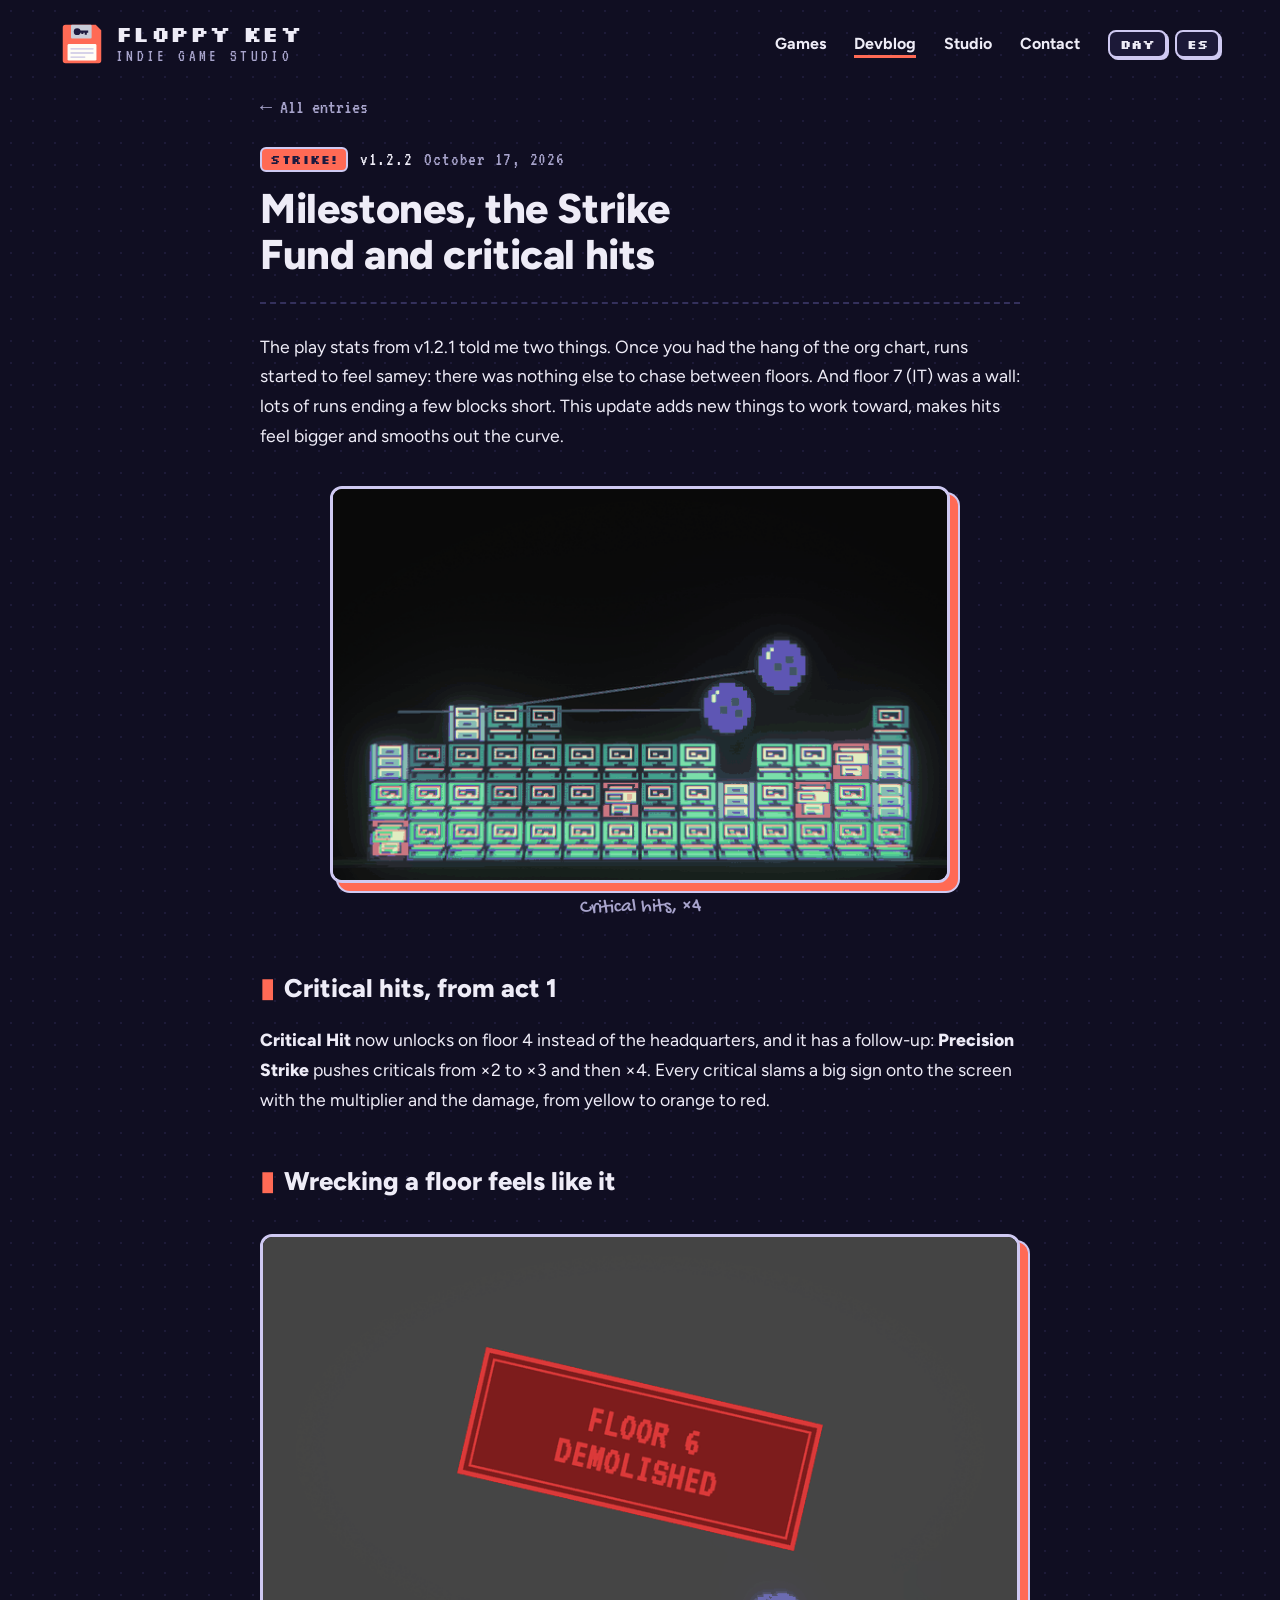
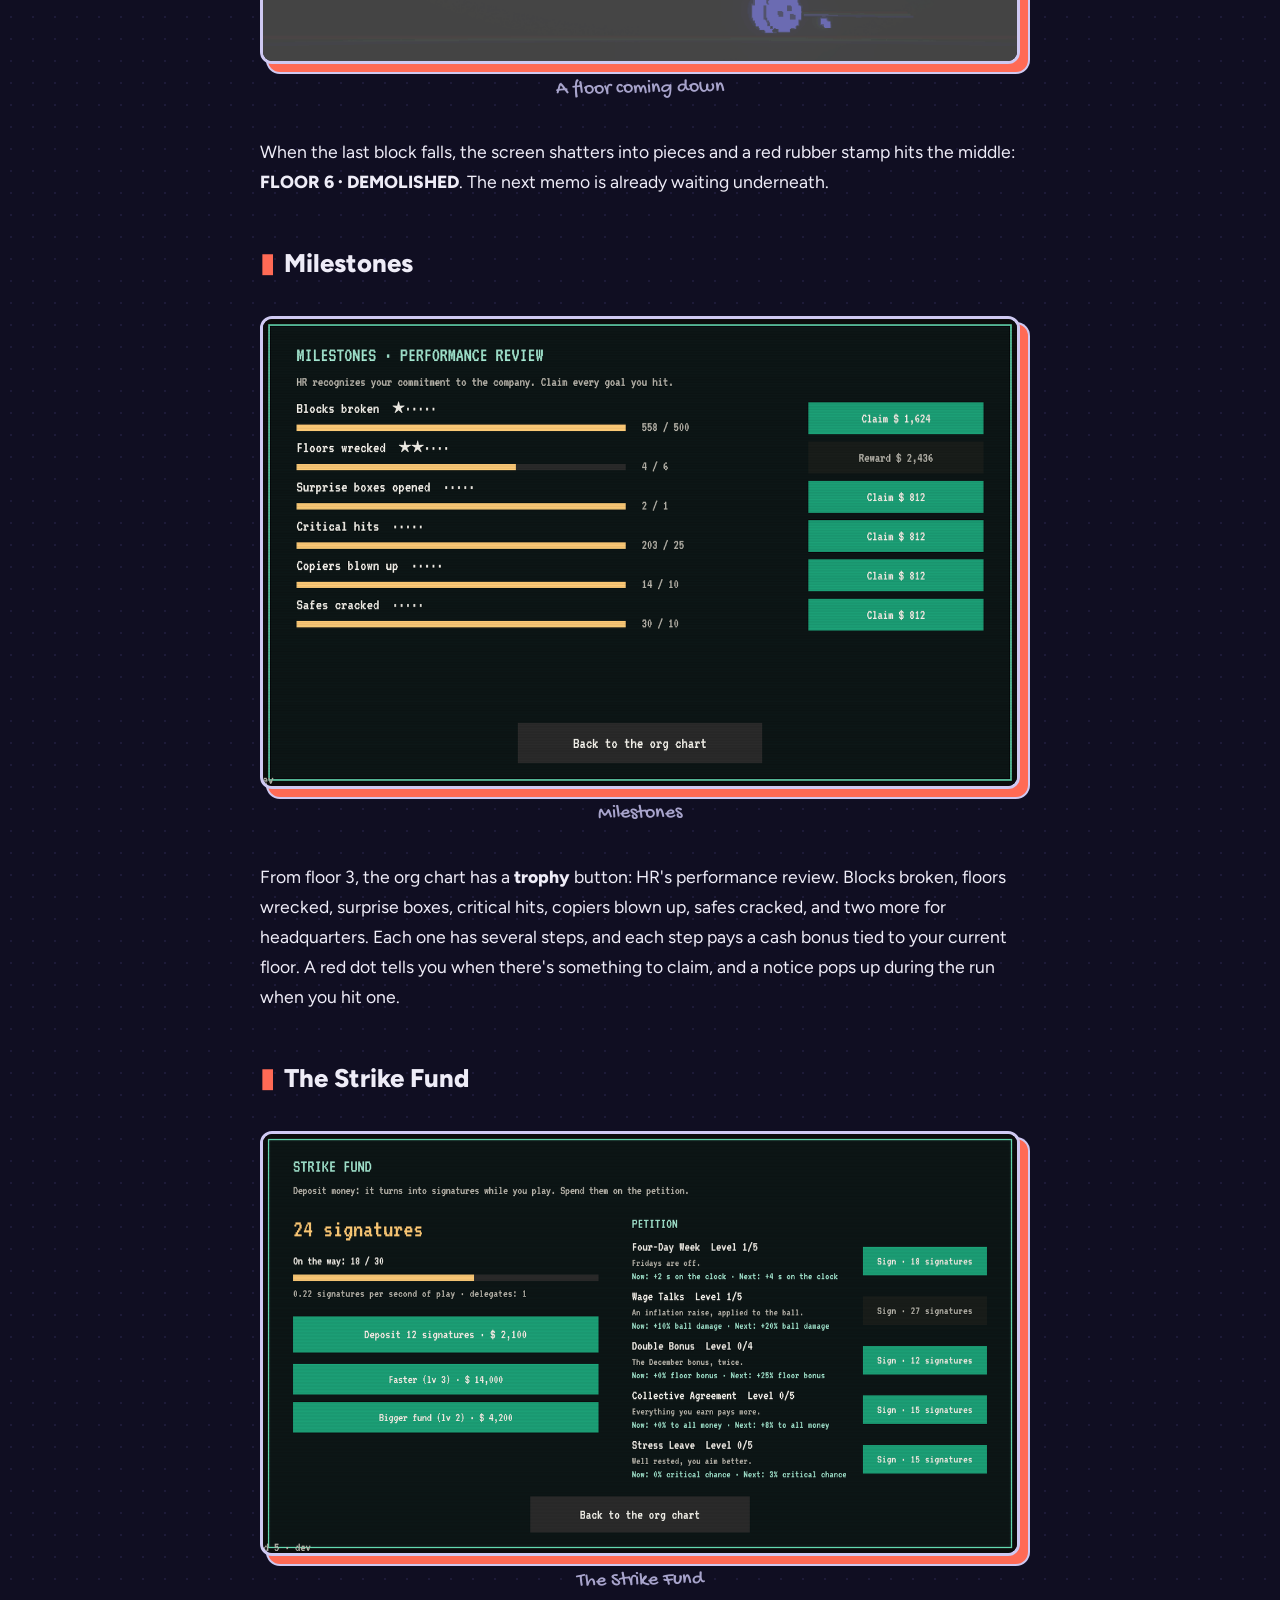
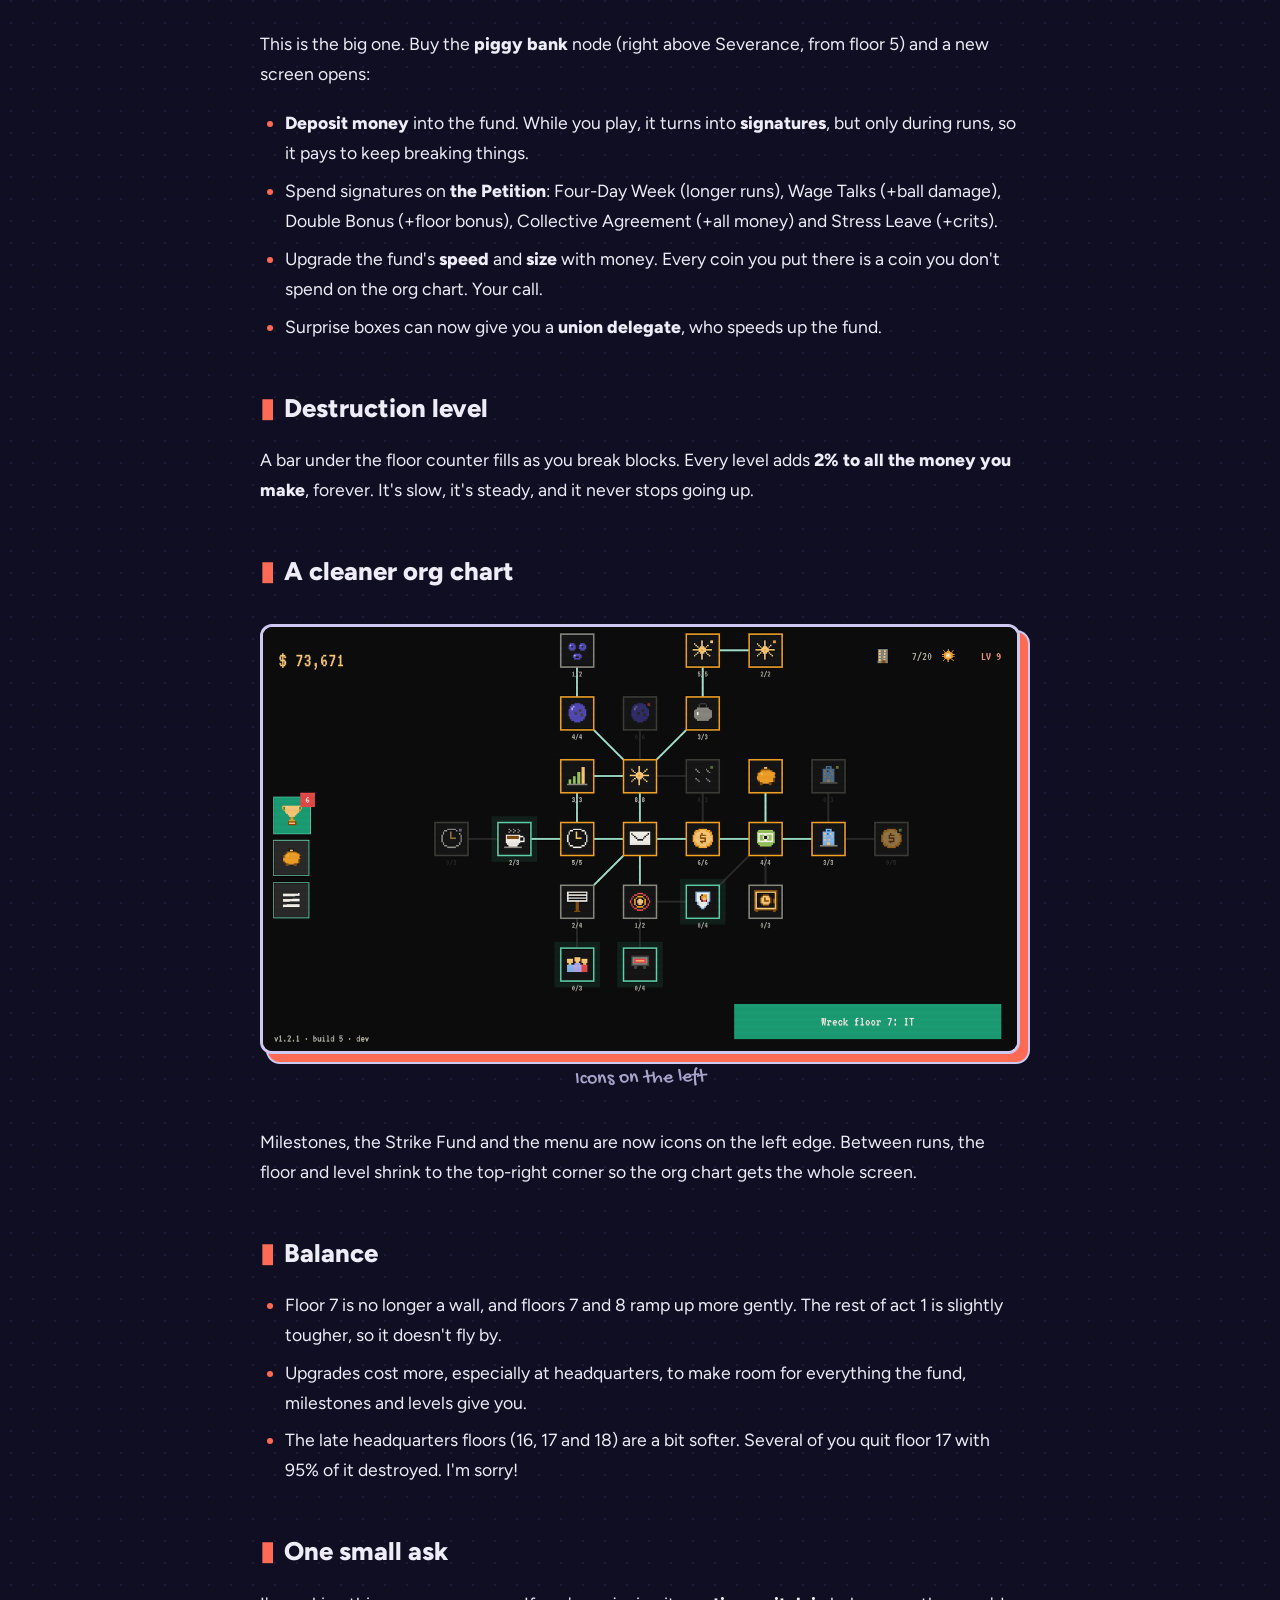
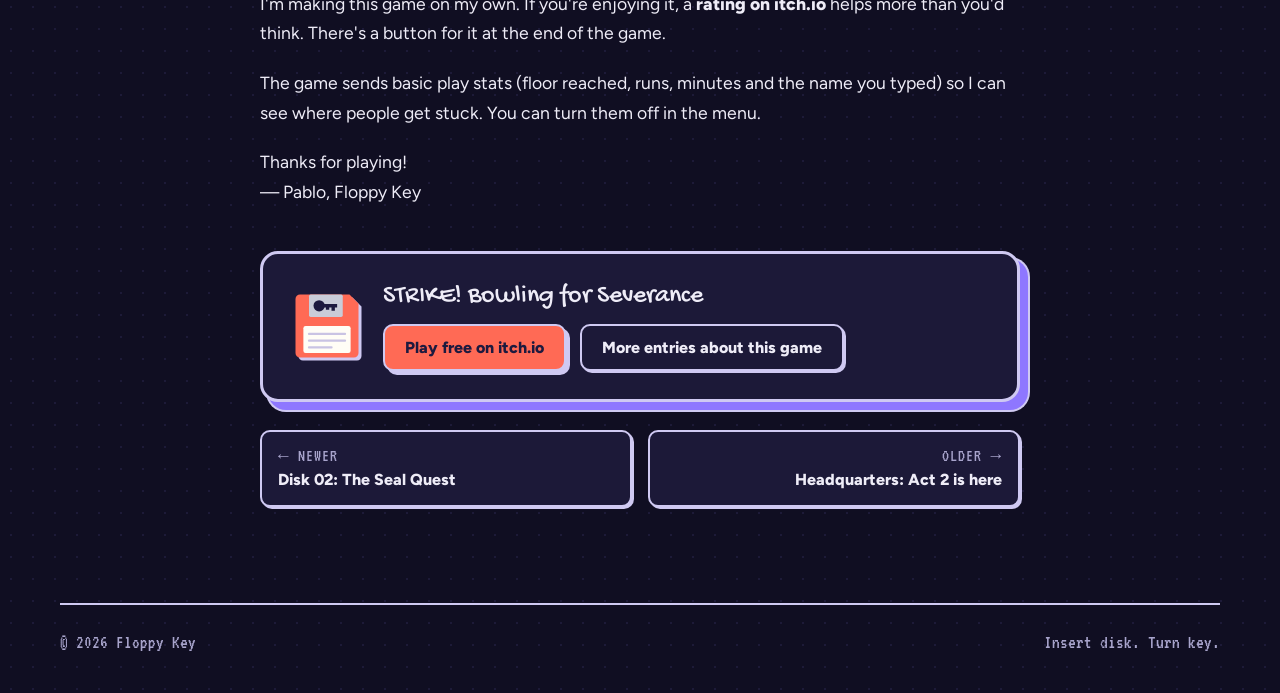
<file: devblog/strike-1-2-2/index.html>
<!doctype html>
<html lang="en">
<head>
  <meta charset="utf-8">
  <meta name="viewport" content="width=device-width, initial-scale=1, viewport-fit=cover">
  <title>Milestones, the Strike Fund and critical hits · STRIKE! devblog · Floppy Key</title>
  <meta name="description" content="New things to chase between floors: milestones, the Strike Fund and a destruction level. Bigger critical hits, floors that shatter when you wreck them, and floor 7 is no longer a wall.">
  <meta property="og:type" content="article">
  <meta property="og:site_name" content="Floppy Key">
  <meta property="og:title" content="STRIKE! v1.2.2: Milestones, the Strike Fund and critical hits">
  <meta property="og:description" content="New things to chase between floors: milestones, the Strike Fund and a destruction level. Bigger critical hits, floors that shatter when you wreck them, and floor 7 is no longer a wall.">
  <meta property="og:url" content="https://floppykey.com/devblog/strike-1-2-2/index.html">
  <meta property="og:image" content="https://floppykey.com/devblog/strike-1-2-2/cover-630x500.png">
  <meta name="twitter:card" content="summary_large_image">
  <link rel="icon" href="../../assets/favicon.svg" type="image/svg+xml">
  <link rel="alternate" type="application/rss+xml" title="Floppy Key devblog" href="../../devblog/feed.xml">
  <link rel="preconnect" href="https://fonts.googleapis.com">
  <link rel="preconnect" href="https://fonts.gstatic.com" crossorigin>
  <link rel="stylesheet" href="https://fonts.googleapis.com/css2?family=Silkscreen:wght@400;700&family=Figtree:wght@400;500;700;800&family=Gochi+Hand&family=VT323&display=swap">
  <link rel="stylesheet" href="../../styles.css">
  <script>
    try { if (localStorage.getItem("theme") === "light") document.documentElement.dataset.theme = "light"; } catch (e) {}
  </script>
</head>
<body>
  <!-- Generated by tools/build_devblog.py from post.md. Edit the Markdown, not this file. -->
  <a class="skip" href="#post" data-i18n="skip.post">Skip to the entry</a>

  <header class="top">
    <a class="brand" href="../../index.html" aria-label="Floppy Key, indie game studio, home">
      <svg class="brand-mark" viewBox="0 0 64 64" aria-hidden="true"><use href="#floppy"/></svg>
      <span class="brand-text">
        <span class="brand-name">Floppy&nbsp;Key</span>
        <span class="brand-sub">Indie game studio</span>
      </span>
    </a>
    <nav class="nav" aria-label="Main">
      <a href="../../index.html#games" data-i18n="nav.games">Games</a>
      <a href="../../devblog/index.html" data-i18n="nav.devblog" aria-current="page">Devblog</a>
      <a href="../../index.html#studio" data-i18n="nav.studio">Studio</a>
      <a href="../../index.html#contact" data-i18n="nav.contact">Contact</a>
      <span class="toggles">
        <button class="chip" id="theme" type="button">DAY</button>
        <button class="chip" id="lang" type="button" aria-label="Cambiar a español">ES</button>
      </span>
    </nav>
  </header>

  <main id="post" class="blog">
    <article class="post" style="--body: var(--coral)">
      <a class="back" href="../index.html" data-i18n="devblog.back">← All entries</a>
      <header class="post-head">
        <p class="post-meta"><a class="tag tag-game" href="../index.html?game=strike">STRIKE!</a><span class="post-version">v1.2.2</span><time datetime="2026-10-17" data-date>October 17, 2026</time></p>
        <h1 class="post-title" lang="en">Milestones, the Strike Fund and critical hits</h1>
        <p class="lang-note" data-for="es" data-i18n="devblog.inEnglish">Esta entrada está escrita en inglés.</p>
      </header>
      <div class="prose" lang="en">
<p>The play stats from v1.2.1 told me two things. Once you had the hang of the org chart, runs started to feel samey: there was nothing else to chase between floors. And floor 7 (IT) was a wall: lots of runs ending a few blocks short. This update adds new things to work toward, makes hits feel bigger and smooths out the curve.</p>
<figure><img src="critical-hits.gif" alt="Critical hits, ×4" width="620" height="395" decoding="async"><figcaption>Critical hits, ×4</figcaption></figure>
<h2 id="critical-hits-from-act-1">Critical hits, from act 1</h2>
<p><strong>Critical Hit</strong> now unlocks on floor 4 instead of the headquarters, and it has a follow-up: <strong>Precision Strike</strong> pushes criticals from ×2 to ×3 and then ×4. Every critical slams a big sign onto the screen with the multiplier and the damage, from yellow to orange to red.</p>
<h2 id="wrecking-a-floor-feels-like-it">Wrecking a floor feels like it</h2>
<figure><img src="floor-demolished.gif" alt="A floor coming down" width="800" height="450" loading="lazy" decoding="async"><figcaption>A floor coming down</figcaption></figure>
<p>When the last block falls, the screen shatters into pieces and a red rubber stamp hits the middle: <strong>FLOOR 6 · DEMOLISHED</strong>. The next memo is already waiting underneath.</p>
<h2 id="milestones">Milestones</h2>
<figure><img src="milestones.png" alt="Milestones" width="1280" height="793" loading="lazy" decoding="async"><figcaption>Milestones</figcaption></figure>
<p>From floor 3, the org chart has a <strong>trophy</strong> button: HR's performance review. Blocks broken, floors wrecked, surprise boxes, critical hits, copiers blown up, safes cracked, and two more for headquarters. Each one has several steps, and each step pays a cash bonus tied to your current floor. A red dot tells you when there's something to claim, and a notice pops up during the run when you hit one.</p>
<h2 id="the-strike-fund">The Strike Fund</h2>
<figure><img src="strike-fund.png" alt="The Strike Fund" width="1280" height="712" loading="lazy" decoding="async"><figcaption>The Strike Fund</figcaption></figure>
<p>This is the big one. Buy the <strong>piggy bank</strong> node (right above Severance, from floor 5) and a new screen opens:</p>
<ul><li><strong>Deposit money</strong> into the fund. While you play, it turns into <strong>signatures</strong>, but only during runs, so it pays to keep breaking things.</li><li>Spend signatures on <strong>the Petition</strong>: Four-Day Week (longer runs), Wage Talks (+ball damage), Double Bonus (+floor bonus), Collective Agreement (+all money) and Stress Leave (+crits).</li><li>Upgrade the fund's <strong>speed</strong> and <strong>size</strong> with money. Every coin you put there is a coin you don't spend on the org chart. Your call.</li><li>Surprise boxes can now give you a <strong>union delegate</strong>, who speeds up the fund.</li></ul>
<h2 id="destruction-level">Destruction level</h2>
<p>A bar under the floor counter fills as you break blocks. Every level adds <strong>2% to all the money you make</strong>, forever. It's slow, it's steady, and it never stops going up.</p>
<h2 id="a-cleaner-org-chart">A cleaner org chart</h2>
<figure><img src="org-chart-icons.png" alt="Icons on the left" width="1280" height="720" loading="lazy" decoding="async"><figcaption>Icons on the left</figcaption></figure>
<p>Milestones, the Strike Fund and the menu are now icons on the left edge. Between runs, the floor and level shrink to the top-right corner so the org chart gets the whole screen.</p>
<h2 id="balance">Balance</h2>
<ul><li>Floor 7 is no longer a wall, and floors 7 and 8 ramp up more gently. The rest of act 1 is slightly tougher, so it doesn't fly by.</li><li>Upgrades cost more, especially at headquarters, to make room for everything the fund, milestones and levels give you.</li><li>The late headquarters floors (16, 17 and 18) are a bit softer. Several of you quit floor 17 with 95% of it destroyed. I'm sorry!</li></ul>
<h2 id="one-small-ask">One small ask</h2>
<p>I'm making this game on my own. If you're enjoying it, a <strong>rating on itch.io</strong> helps more than you'd think. There's a button for it at the end of the game.</p>
<p>The game sends basic play stats (floor reached, runs, minutes and the name you typed) so I can see where people get stuck. You can turn them off in the menu.</p>
<p>Thanks for playing!<br>
— Pablo, Floppy Key</p>
      </div>
      <aside class="post-cta">
        <svg class="post-cta-disk" viewBox="0 0 64 64" aria-hidden="true"><use href="#floppy"/></svg>
        <div class="post-cta-copy">
          <p class="post-cta-game">STRIKE! Bowling for Severance</p>
          <div class="actions">
            <a class="btn btn-primary" href="https://floppykey.itch.io/strike-bowling-for-severance" target="_blank" rel="noopener" data-i18n="devblog.play">Play free on itch.io</a>
            <a class="btn btn-ghost" href="../index.html?game=strike" data-i18n="devblog.more">More entries about this game</a>
          </div>
        </div>
      </aside>
      <nav class="post-nav" aria-label="More entries"><a class="post-nav-link newer" href="../seal-quest-announce/index.html"><span class="post-nav-dir" data-i18n="devblog.newer">Newer</span><span class="post-nav-title" lang="en">Disk 02: The Seal Quest</span></a><a class="post-nav-link older" href="../strike-1-2-0/index.html"><span class="post-nav-dir" data-i18n="devblog.older">Older</span><span class="post-nav-title" lang="en">Headquarters: Act 2 is here</span></a></nav>
    </article>
  </main>

  <footer class="foot">
    <span>© 2026 Floppy Key</span>
    <span data-i18n="foot">Insert disk. Turn key.</span>
  </footer>

  <svg width="0" height="0" style="position:absolute" aria-hidden="true">
    <symbol id="floppy" viewBox="0 0 64 64">
      <path d="M6 4h46l8 8v44a4 4 0 0 1-4 4H8a4 4 0 0 1-4-4V8a4 4 0 0 1 4-4z" style="fill: var(--body, var(--disk-ink))"/>
      <rect x="16" y="4" width="30" height="20" rx="1.5" style="fill: var(--metal)"/>
      <circle cx="25" cy="14" r="5" style="fill: var(--disk-ink)"/>
      <path d="M29 12.5h12v3h-2v3h-3v-3h-2v2h-3v-2h-2z" style="fill: var(--disk-ink)"/>
      <rect x="11" y="32" width="42" height="24" rx="2" style="fill: var(--label)"/>
      <rect x="15" y="38" width="34" height="2" rx="1" style="fill: var(--disk-rule)"/>
      <rect x="15" y="44" width="34" height="2" rx="1" style="fill: var(--disk-rule)"/>
      <rect x="15" y="50" width="22" height="2" rx="1" style="fill: var(--disk-rule)"/>
    </symbol>
  </svg>

  <script src="../../main.js"></script>
</body>
</html>
</file>
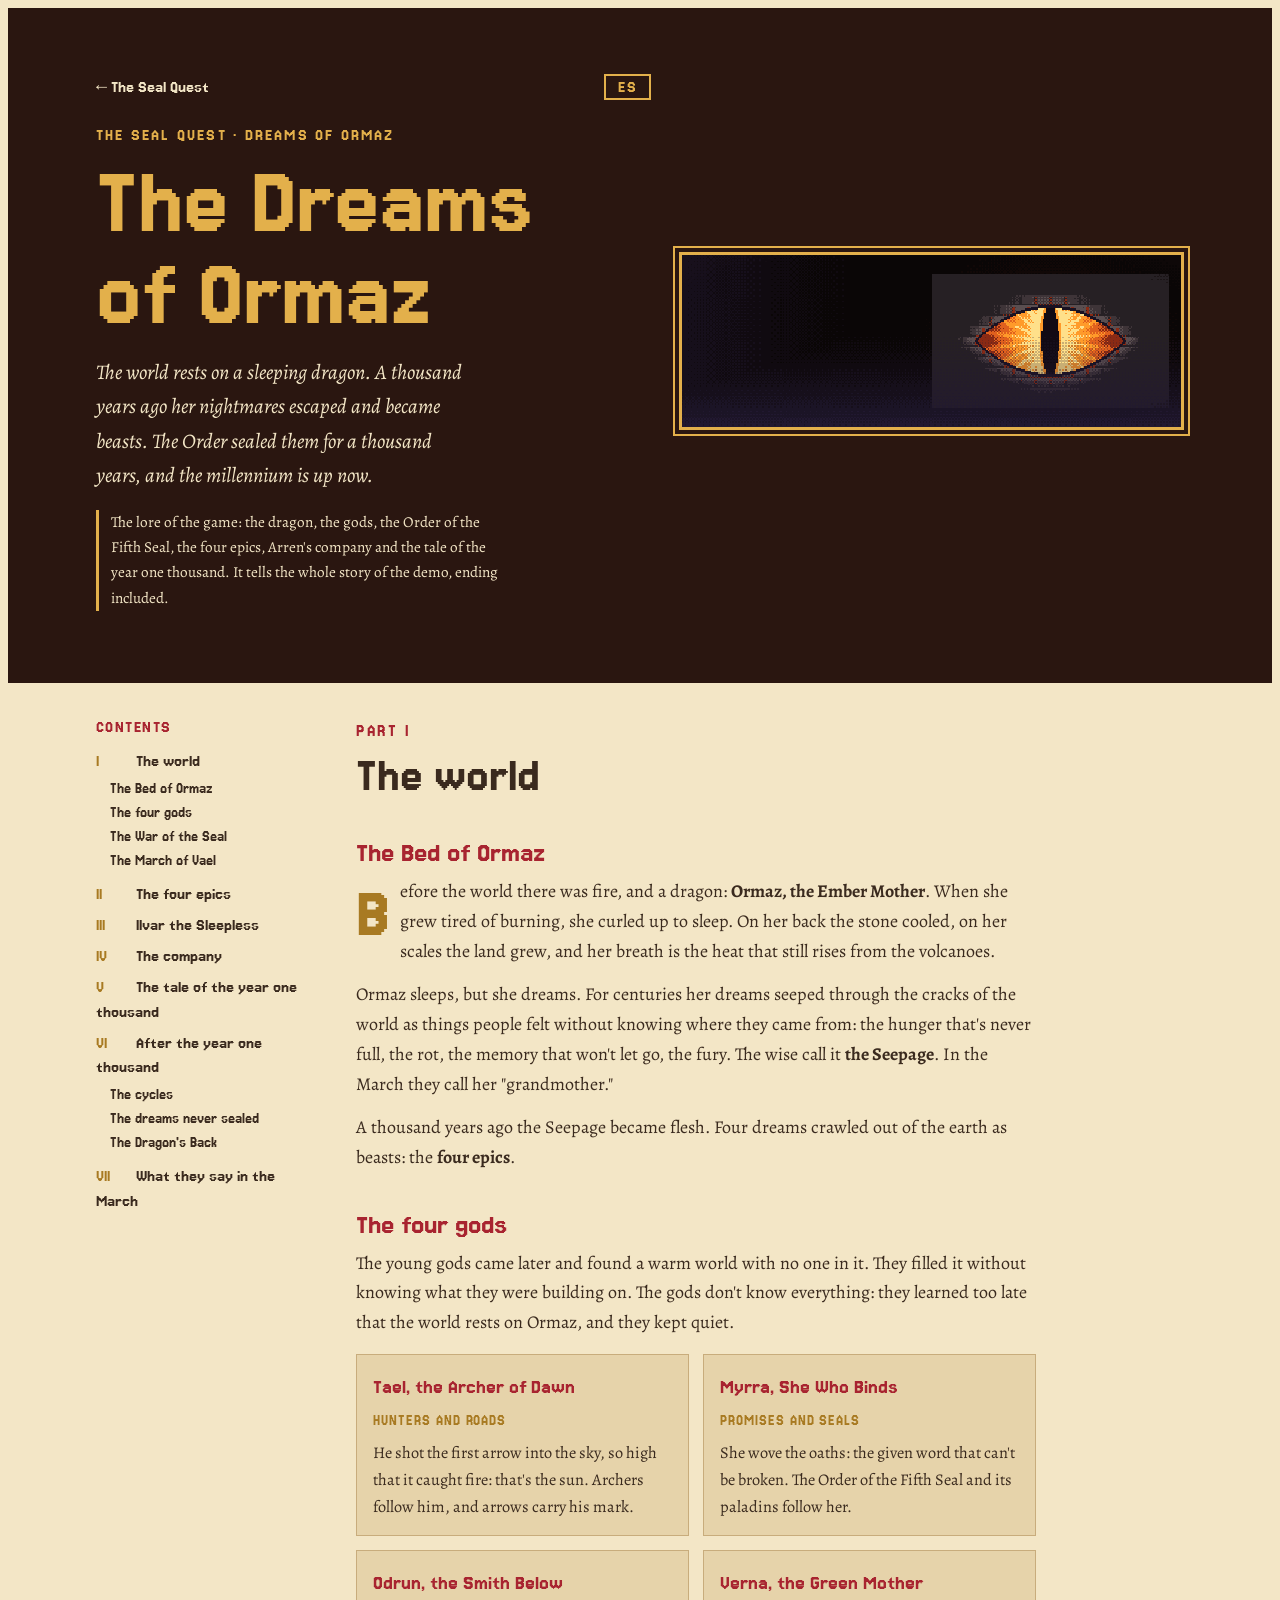
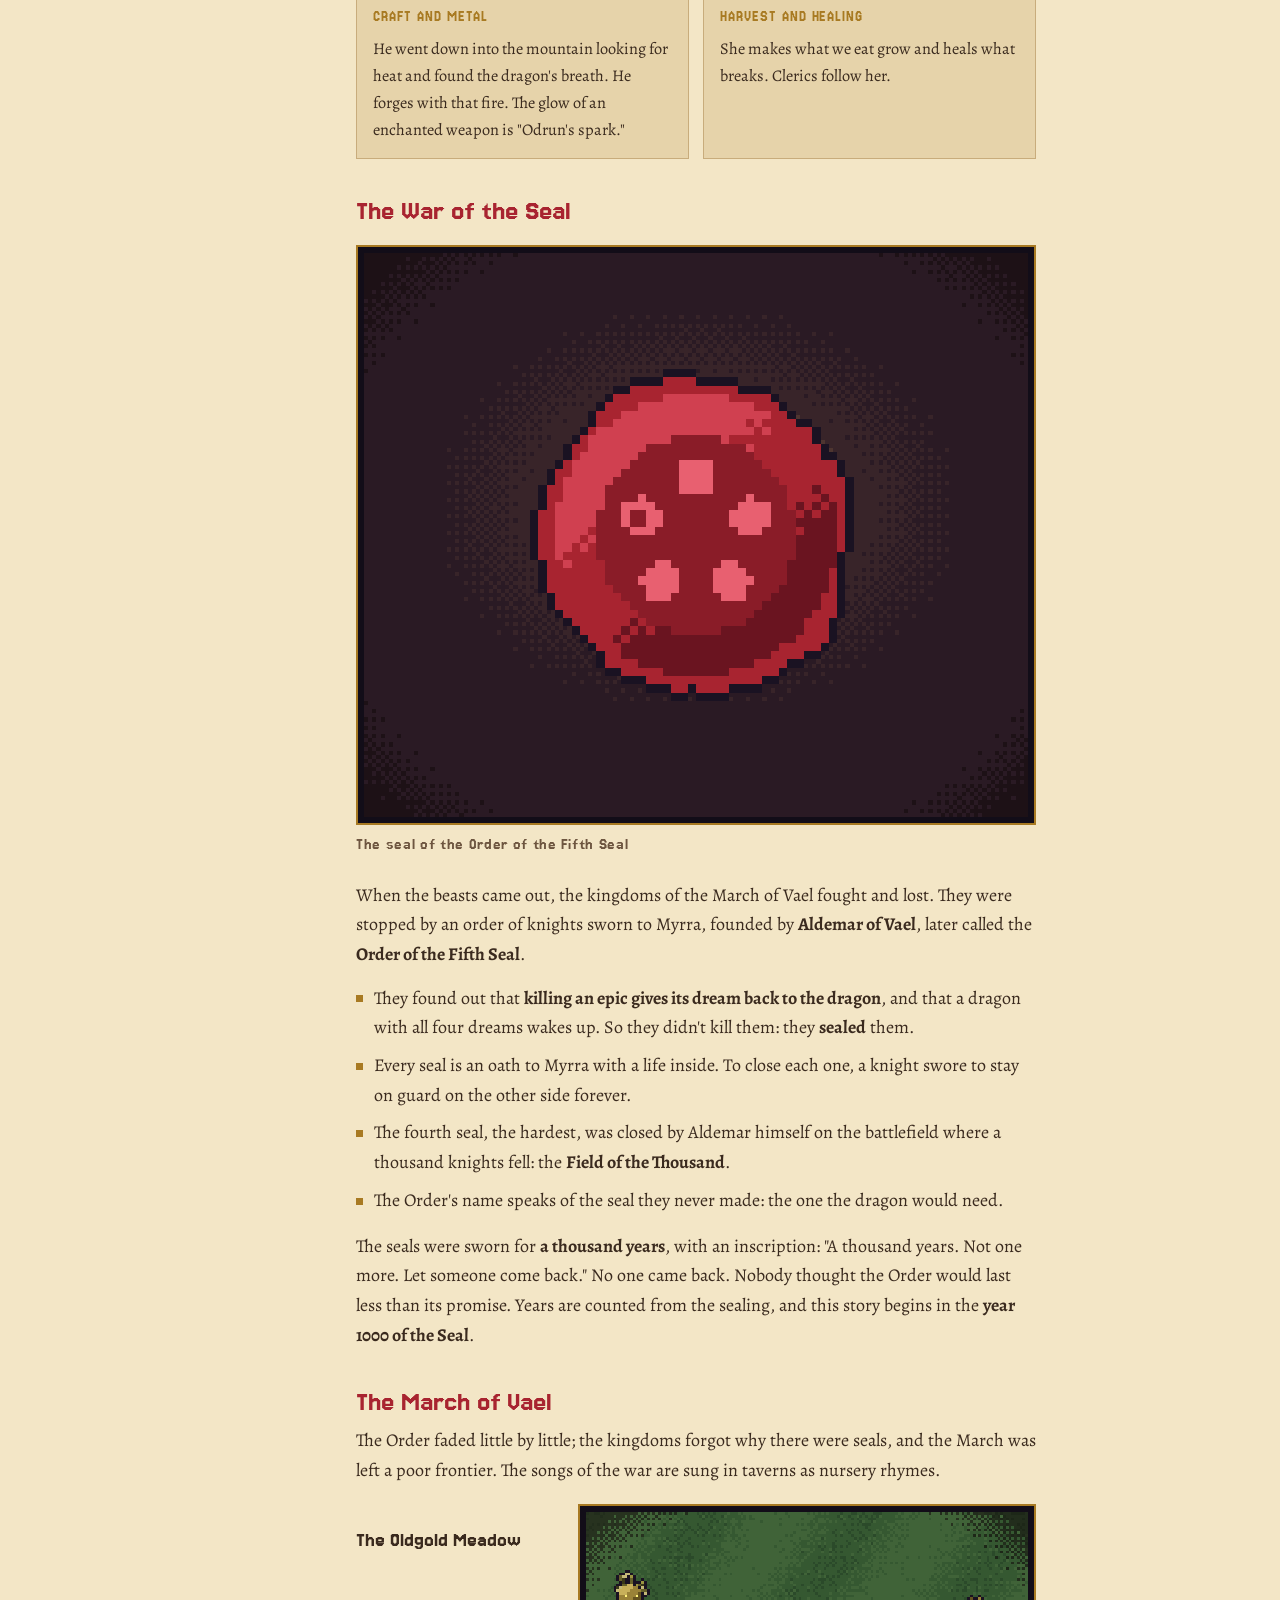
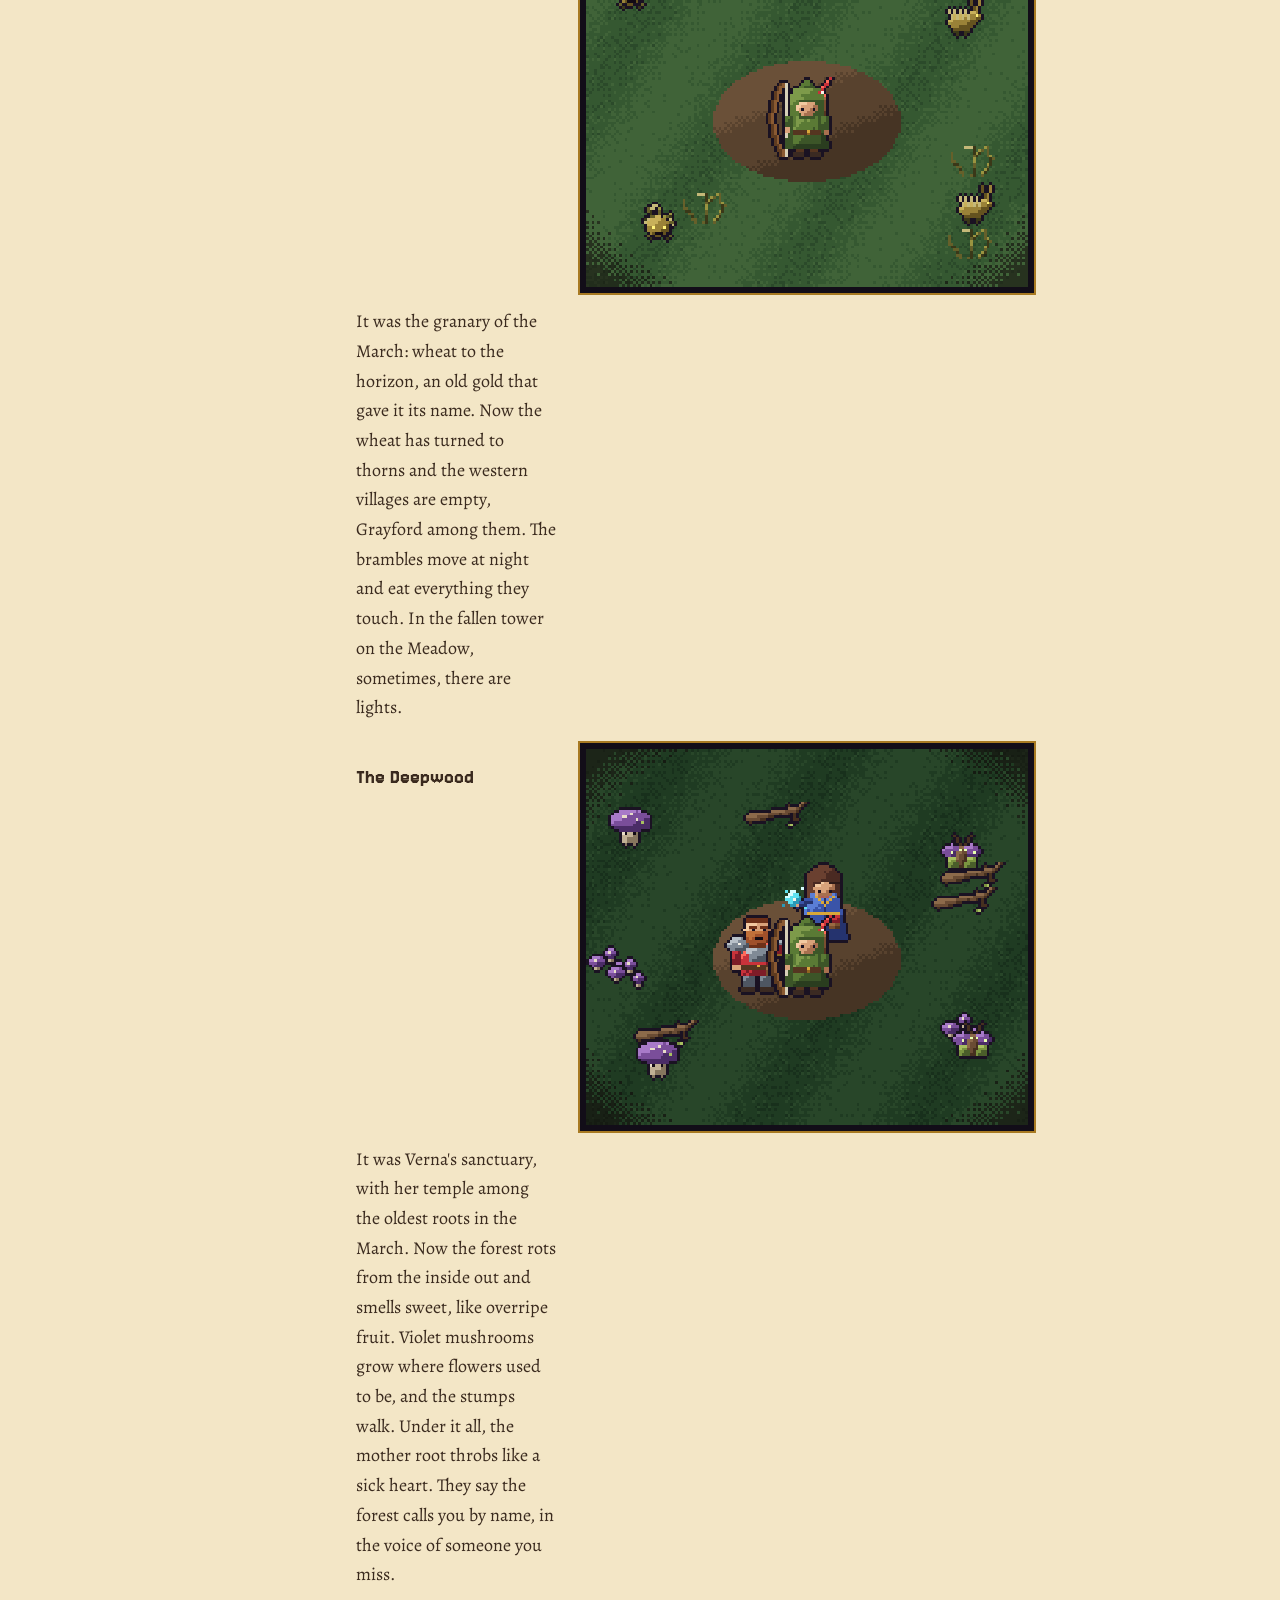
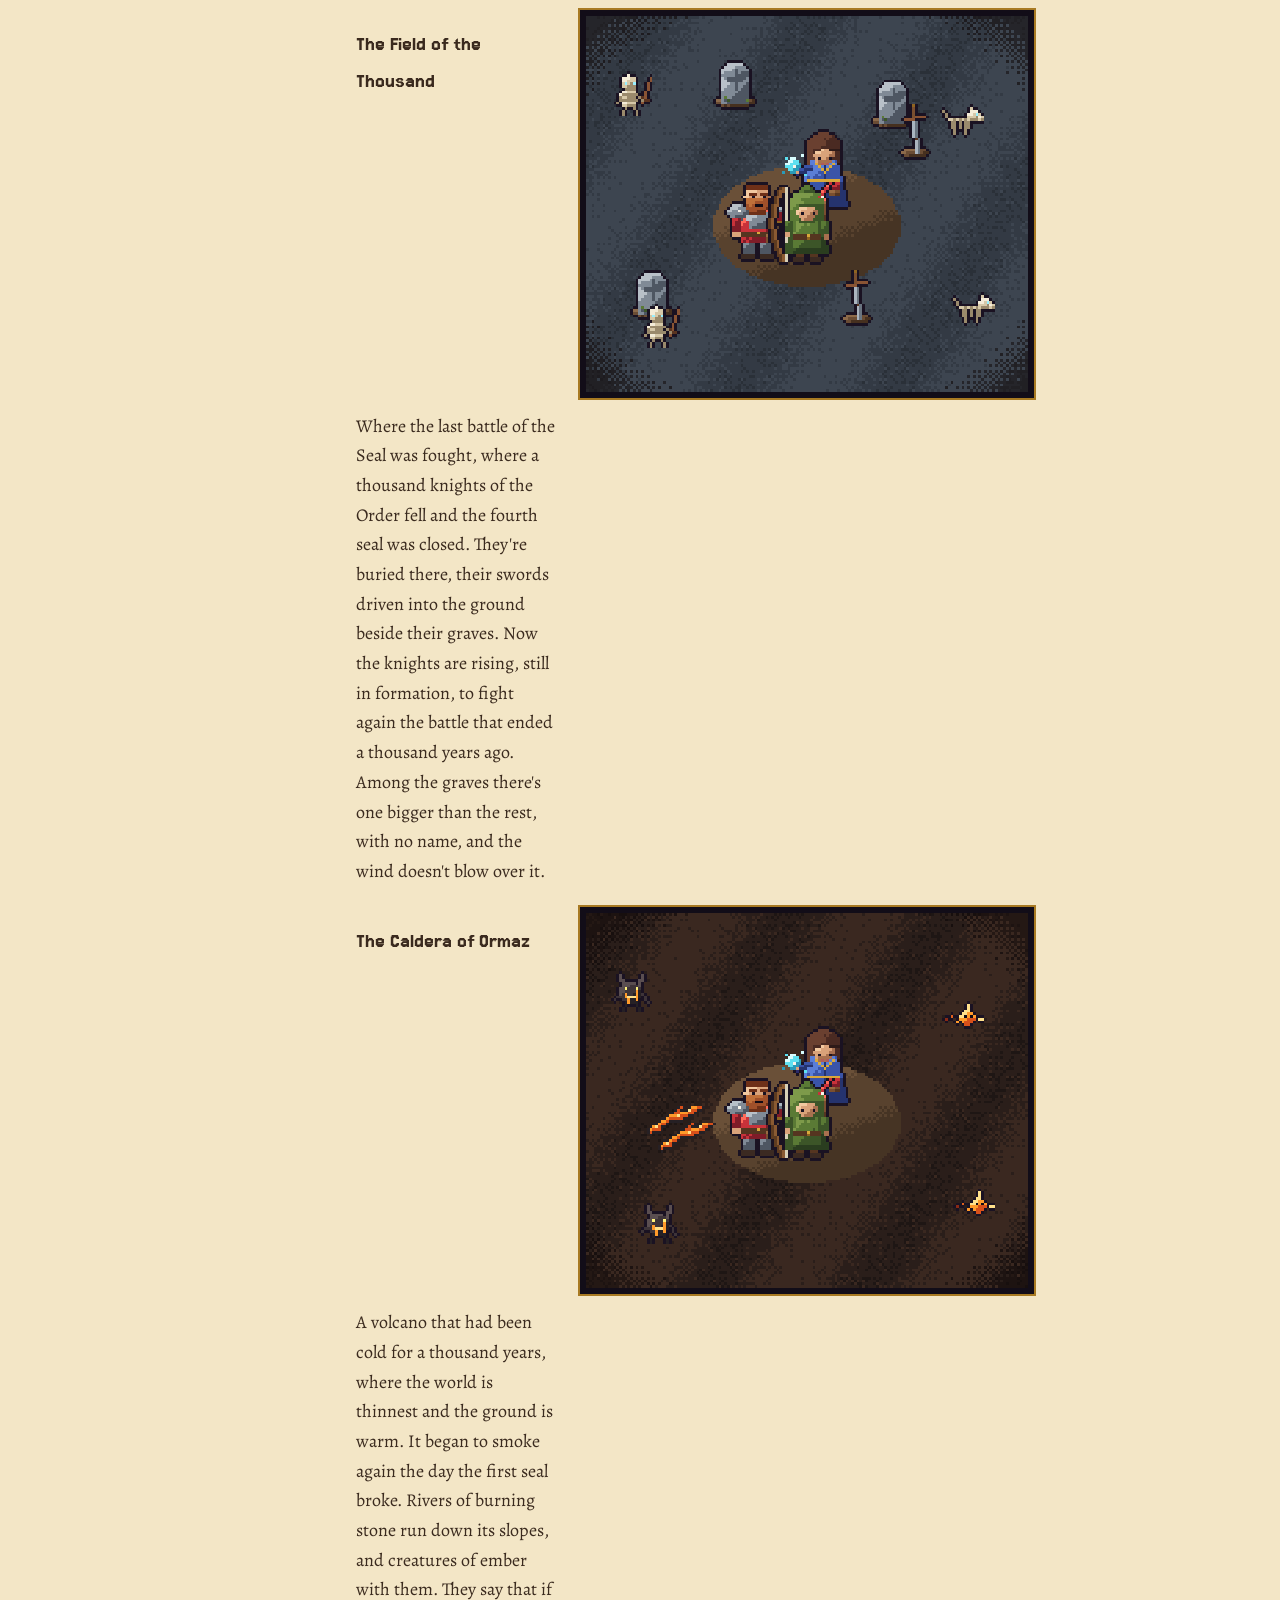
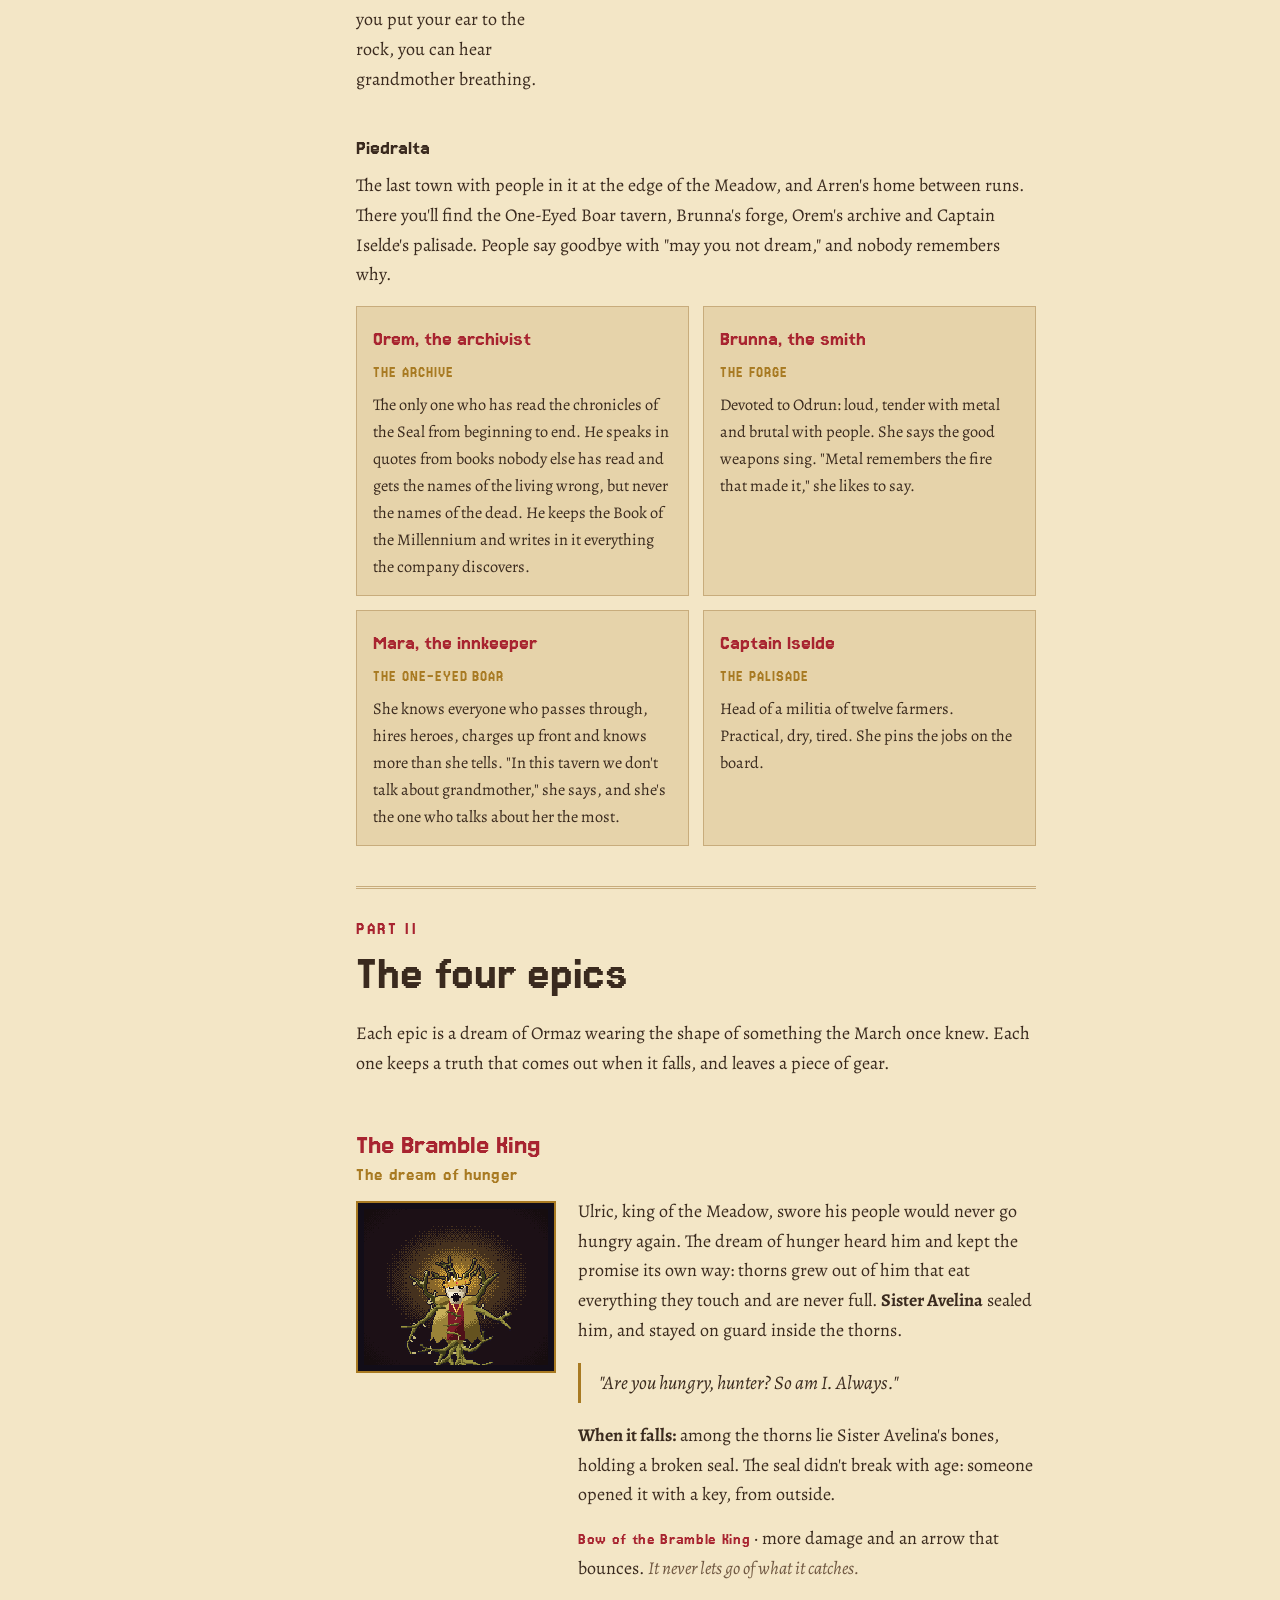
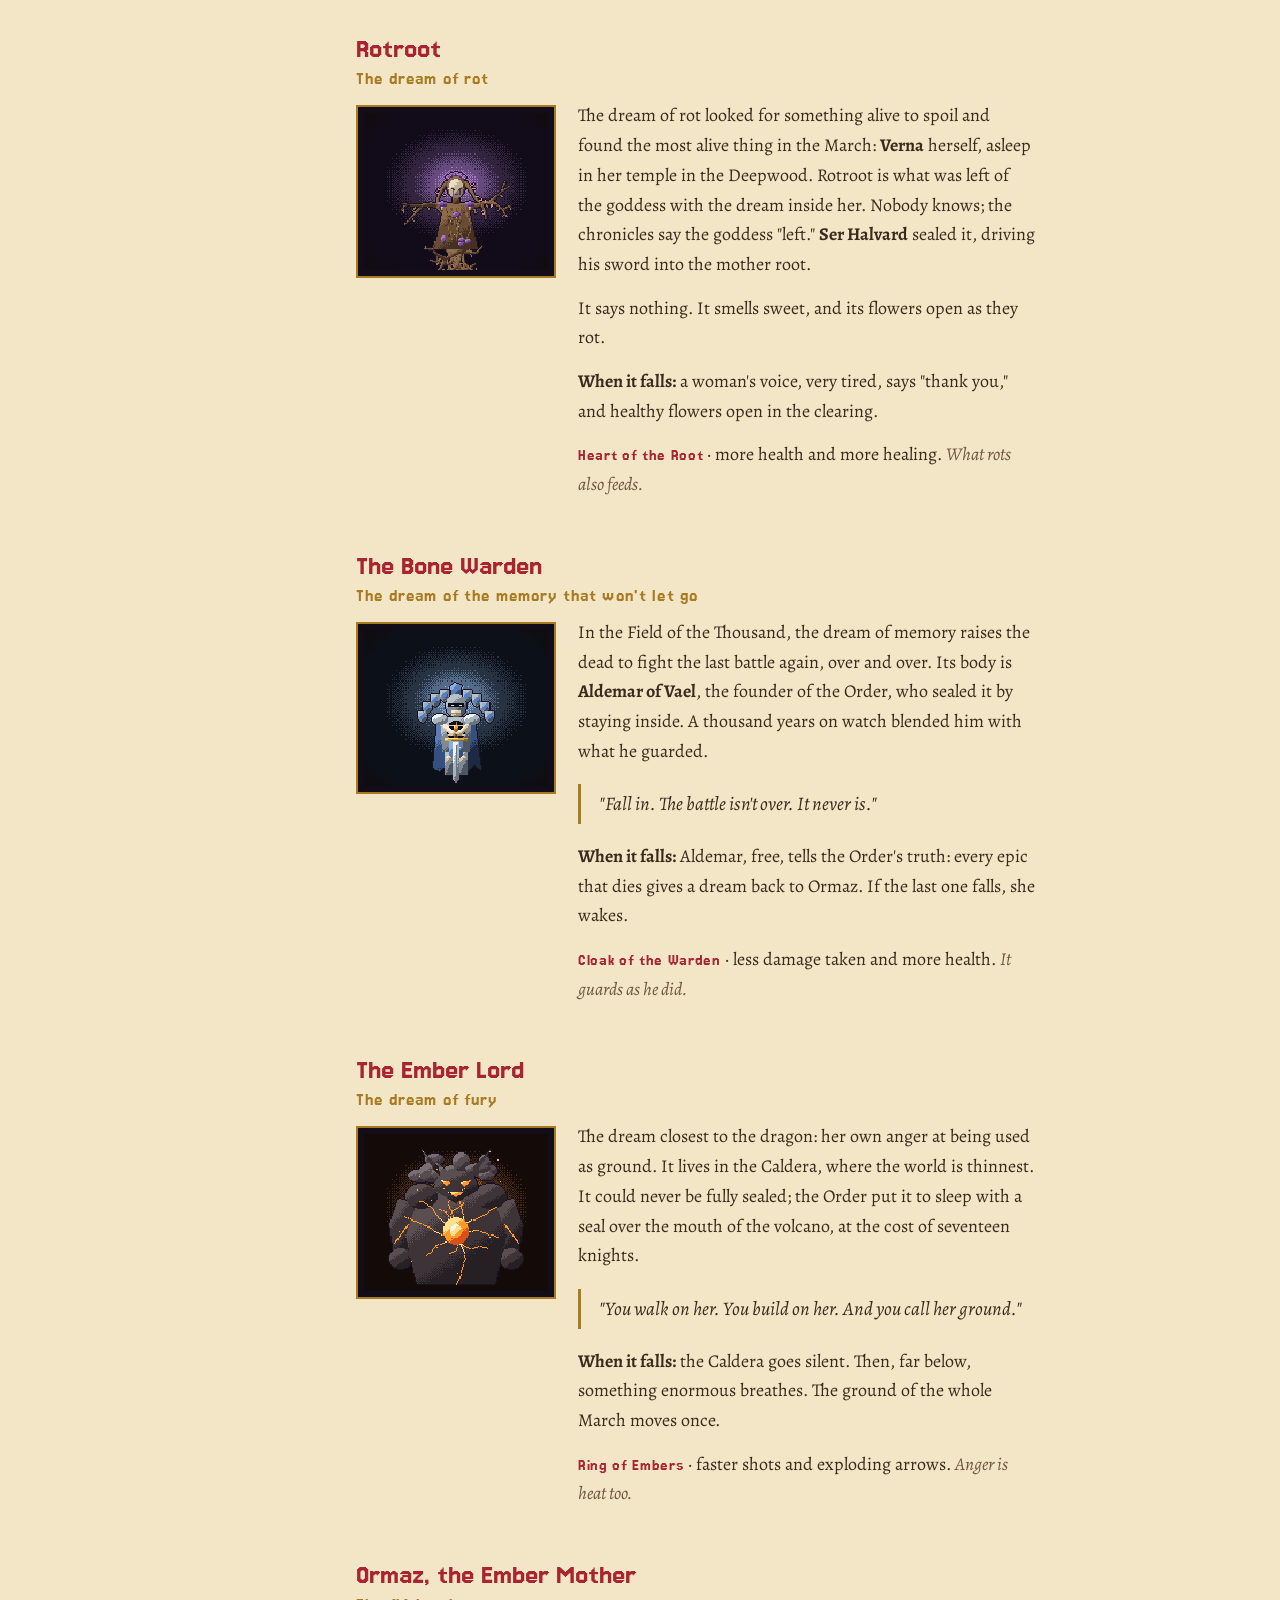
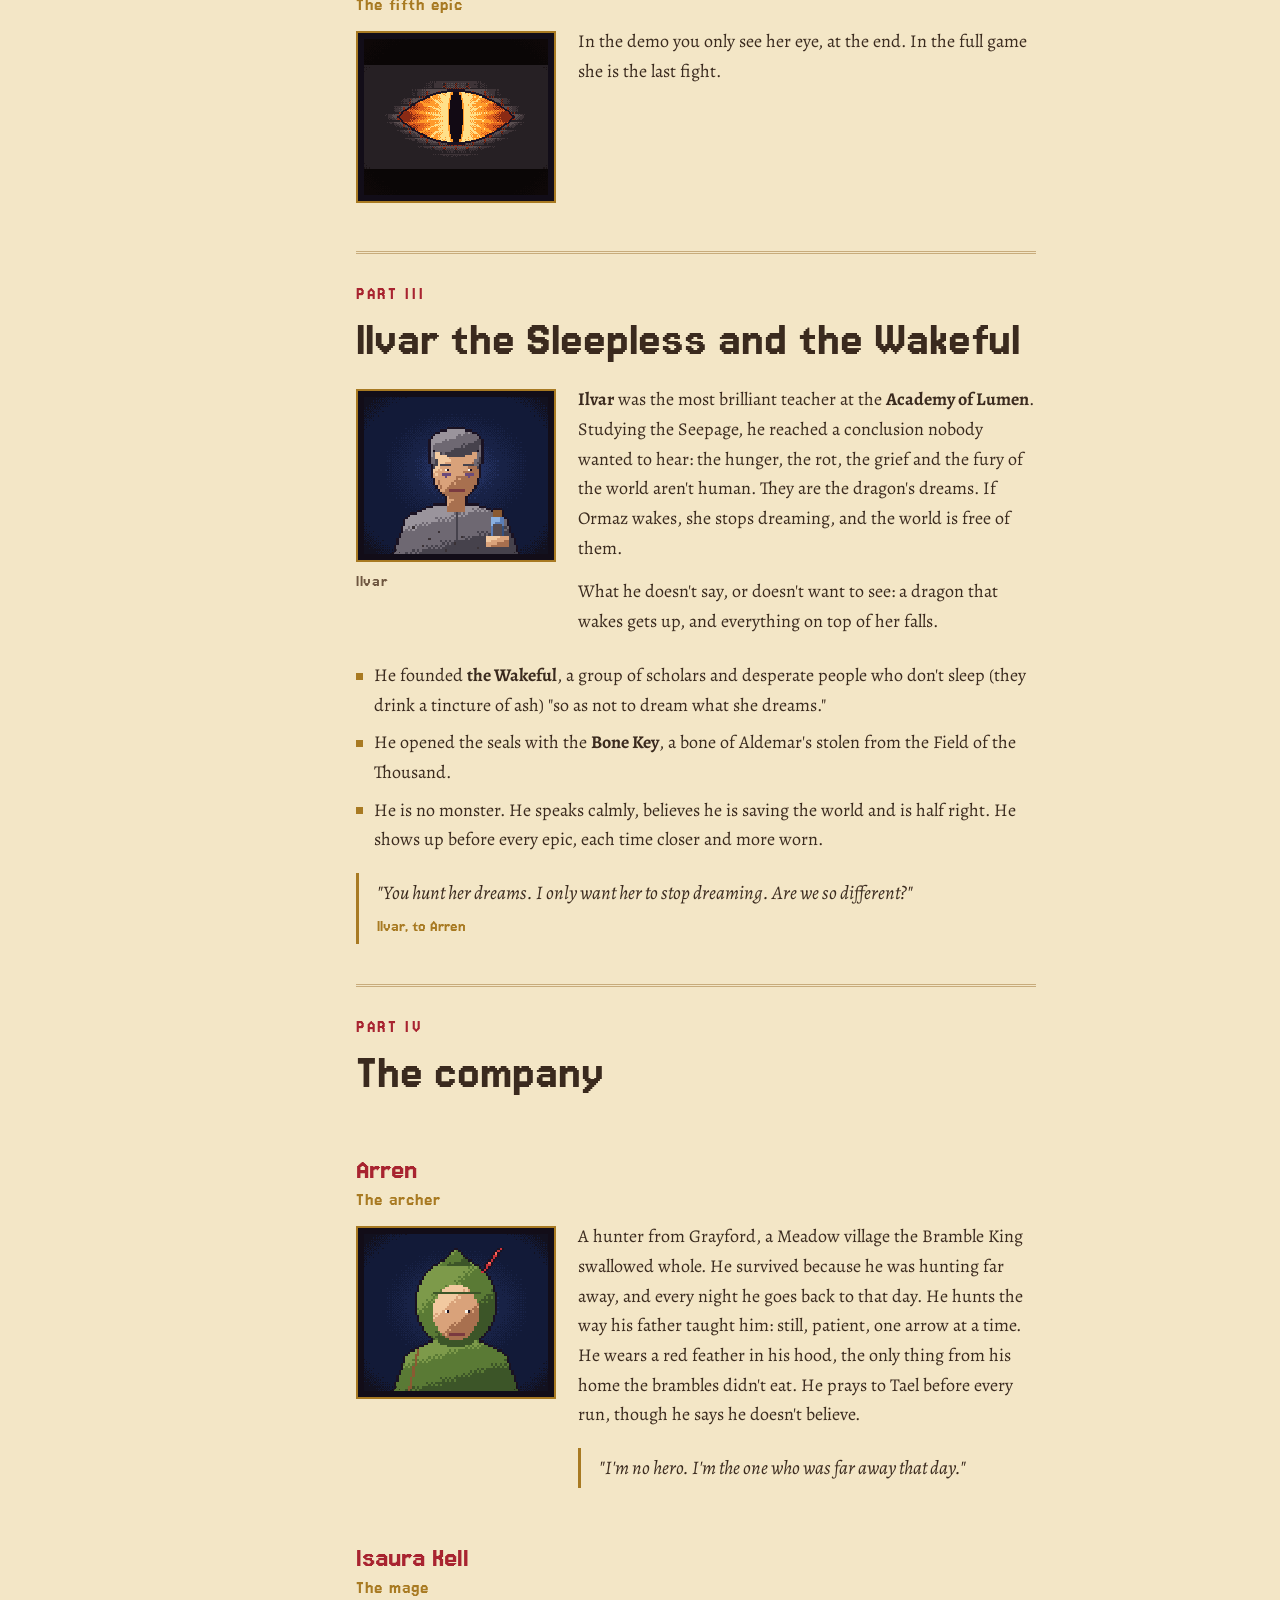
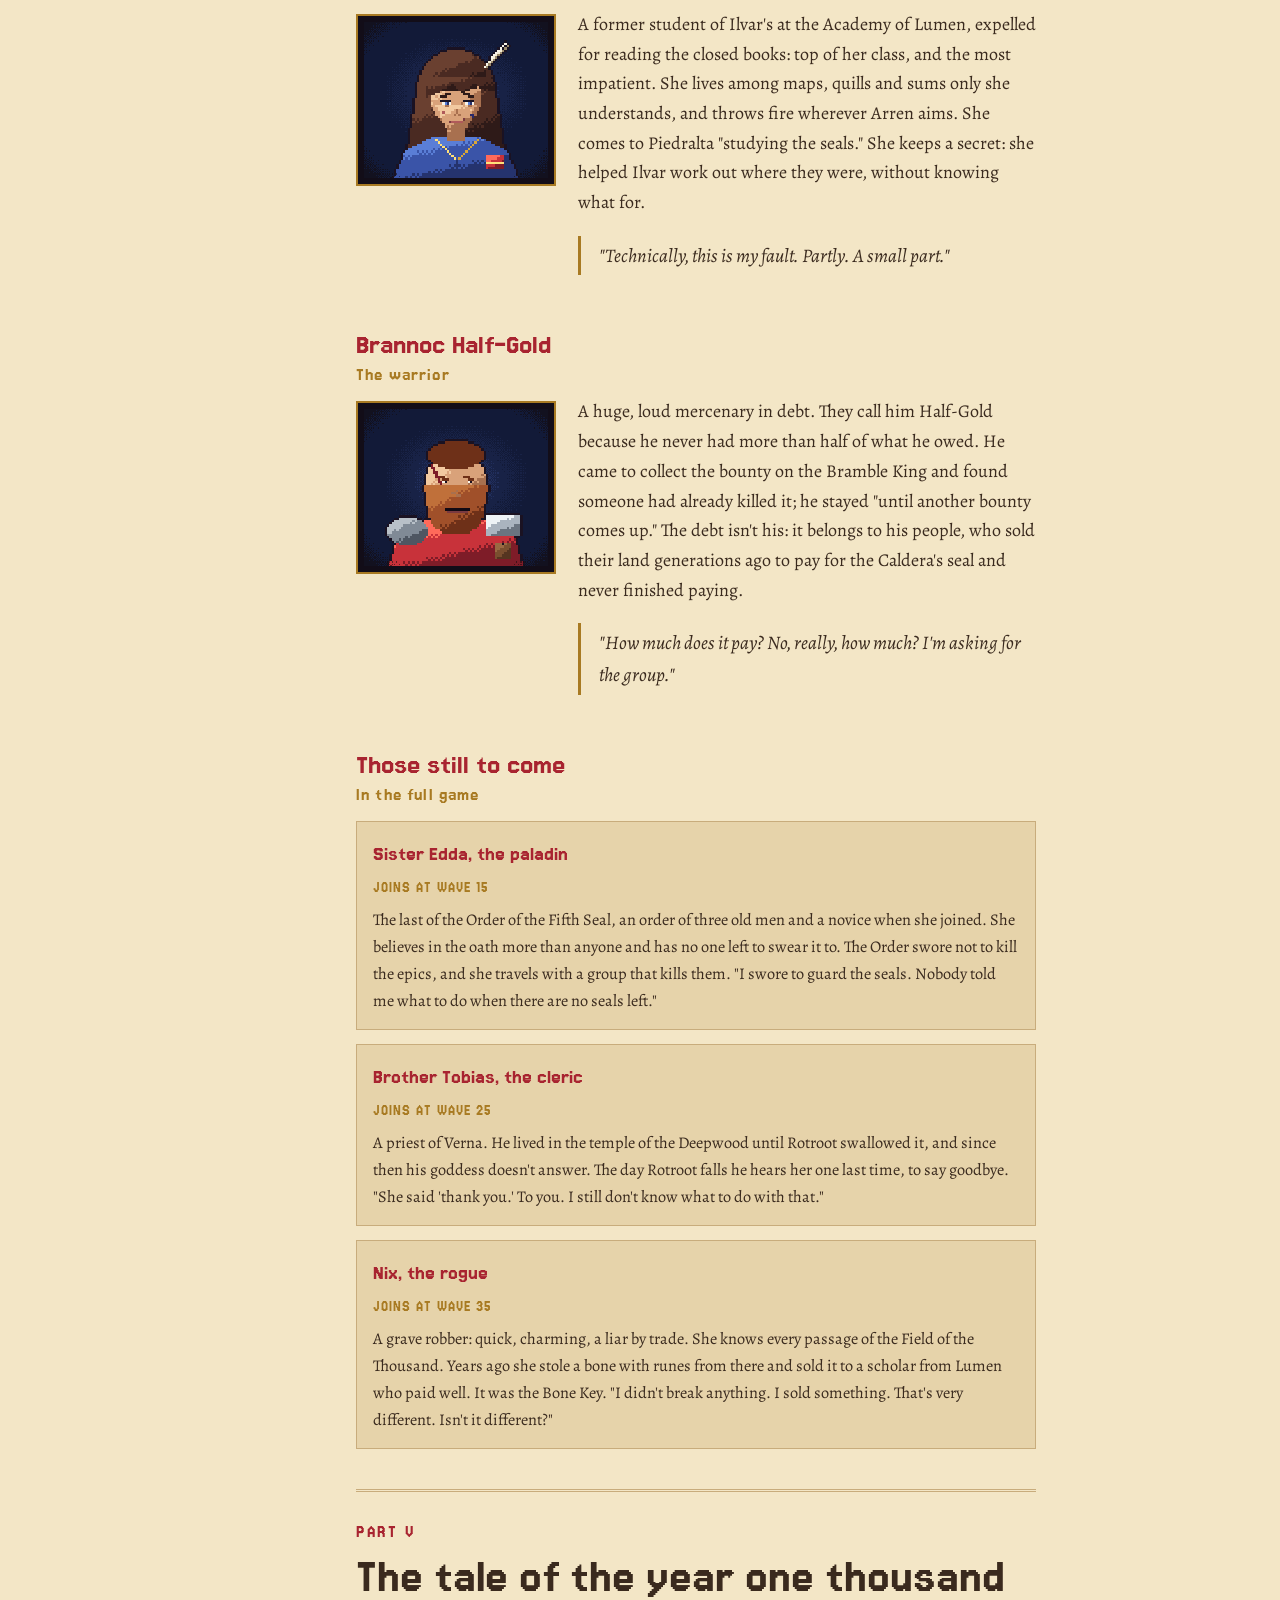
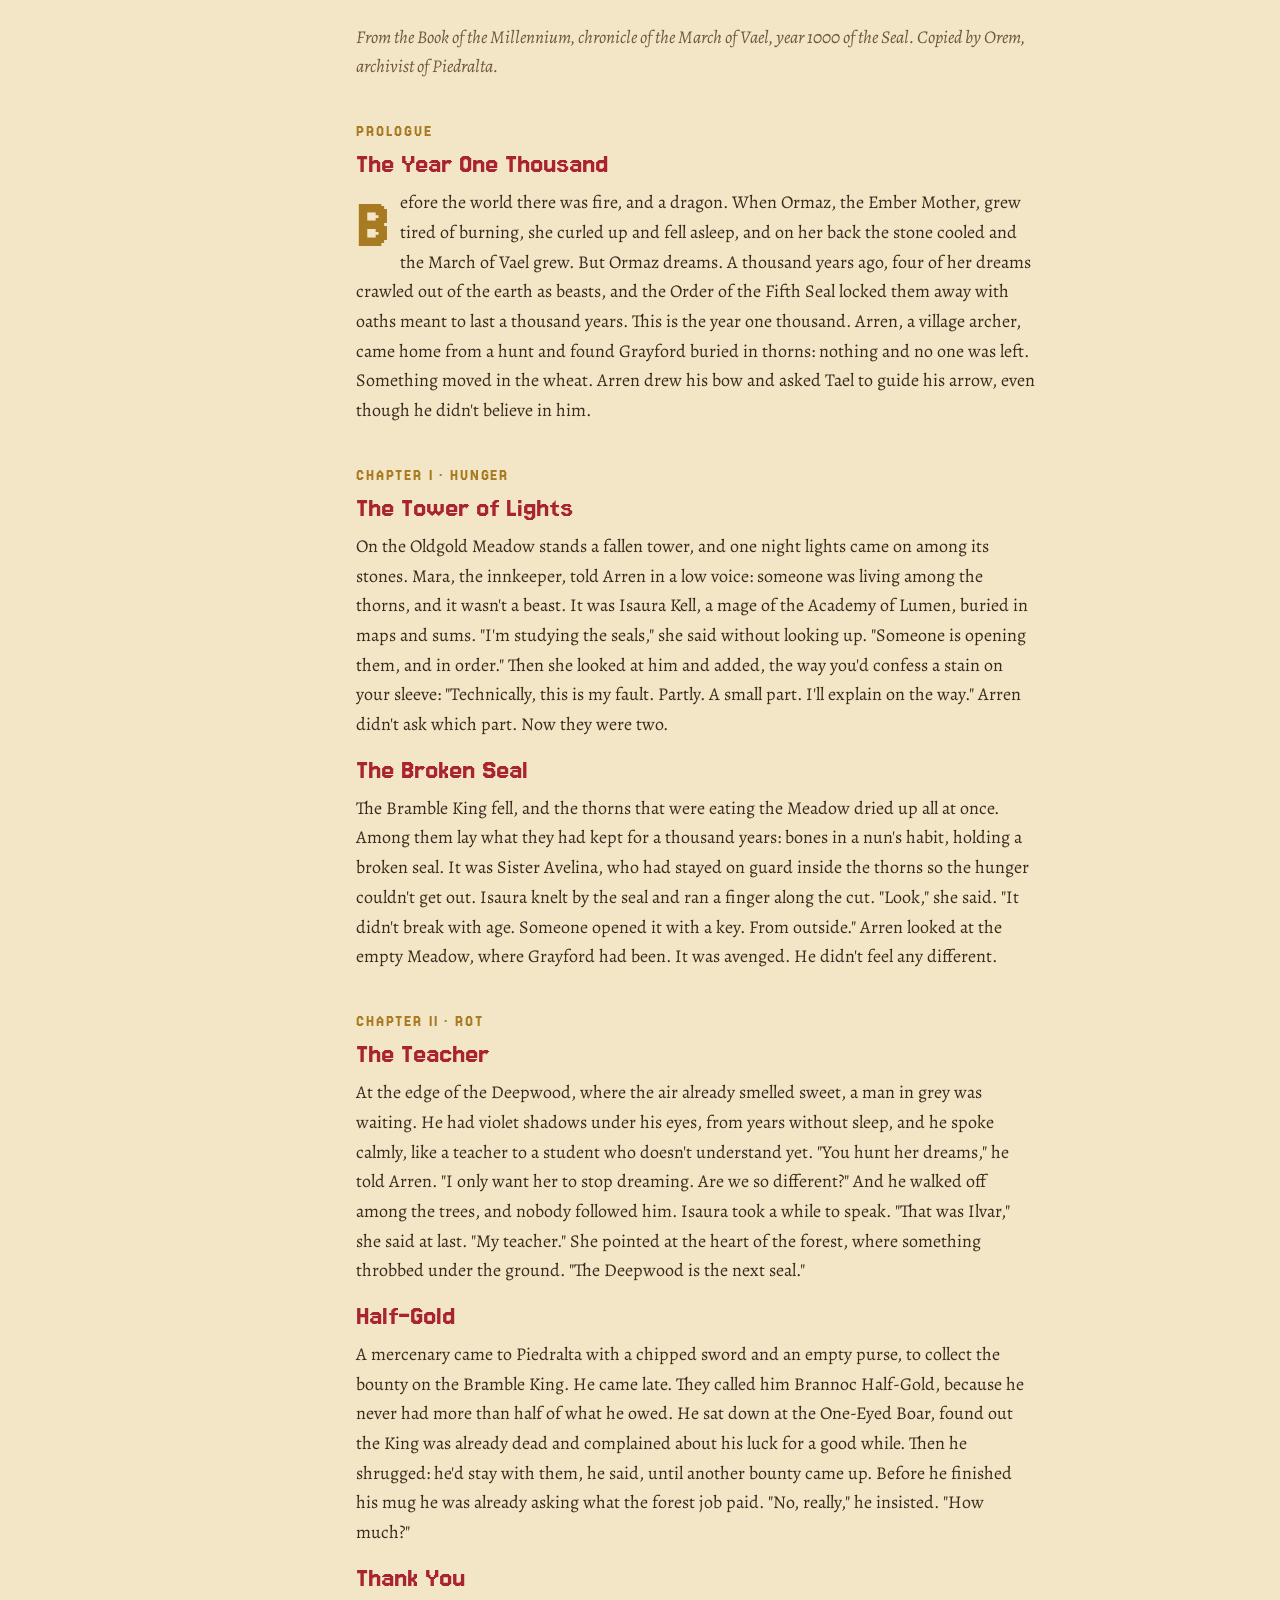
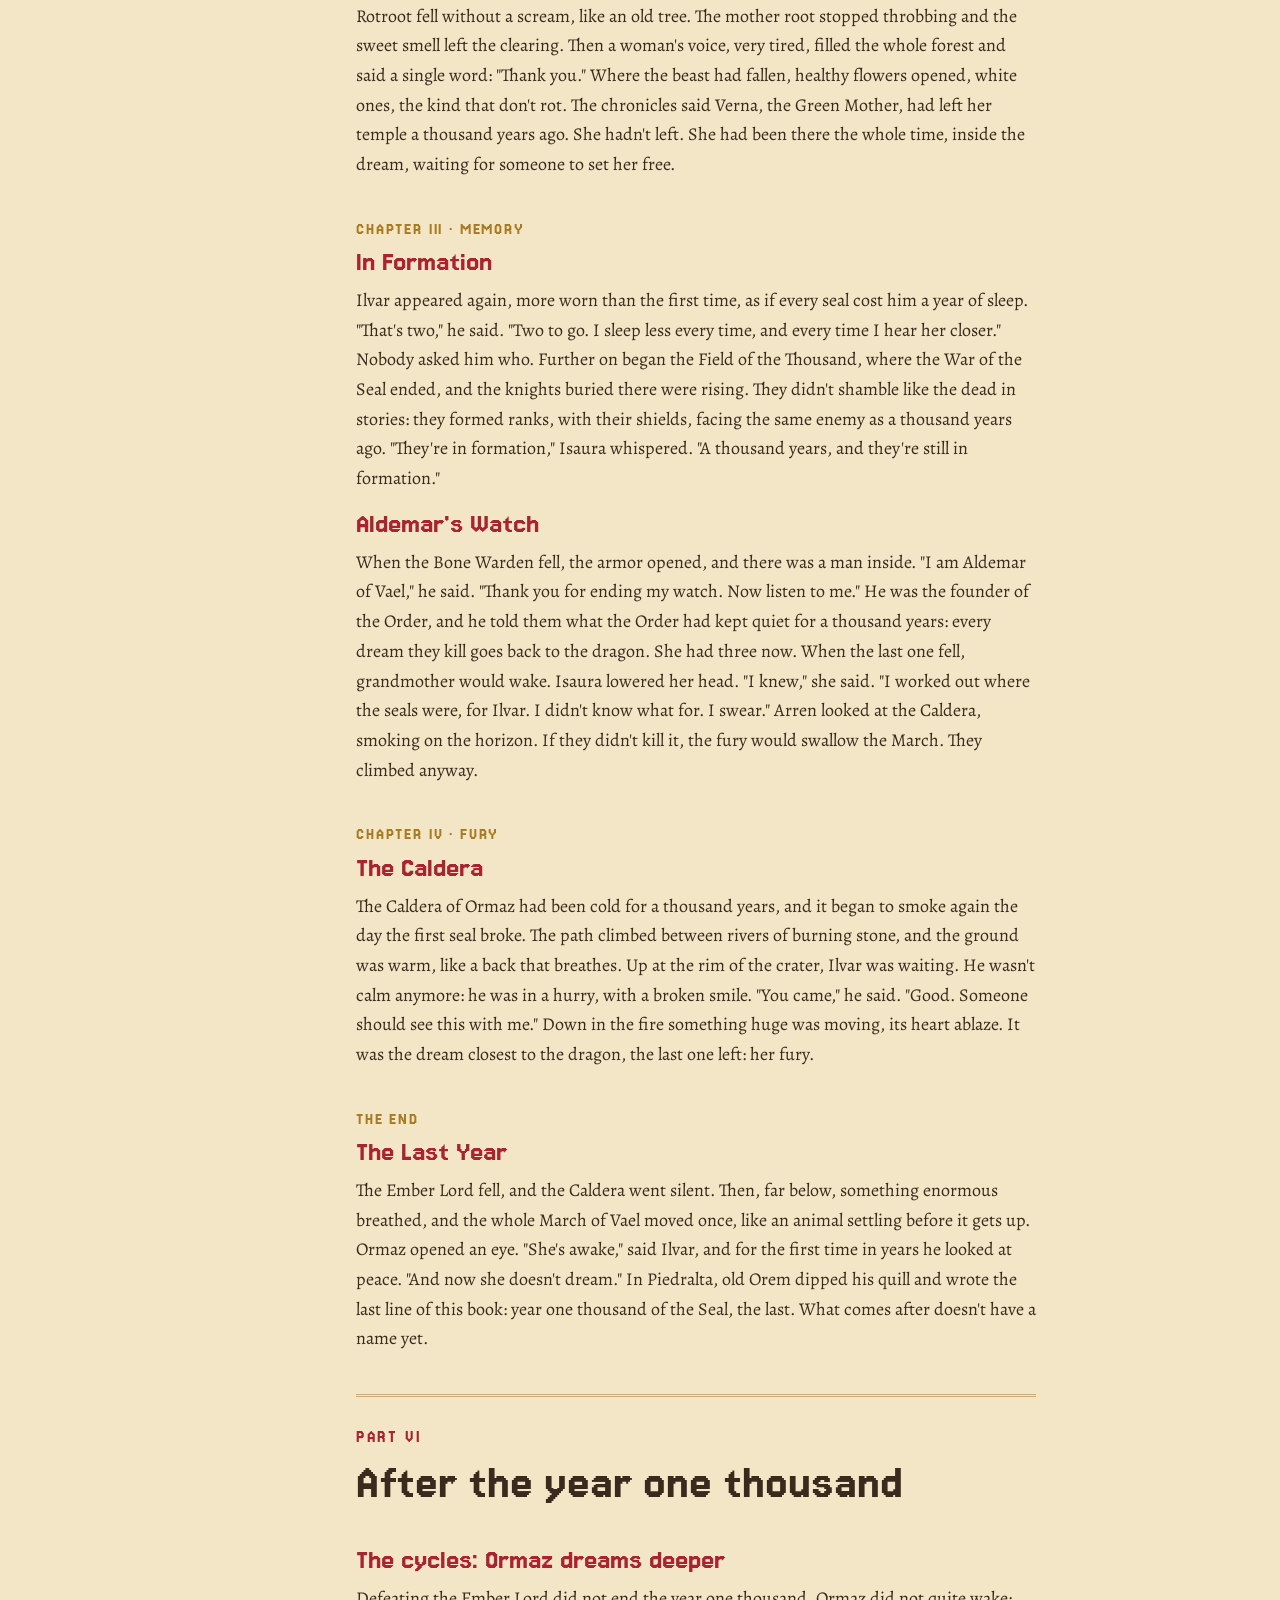
<file: seal-quest/mitologia/index.html>
<!doctype html>
<html lang="en">
<head>
<meta charset="utf-8">
<meta name="viewport" content="width=device-width, initial-scale=1, viewport-fit=cover">
<link rel="icon" href="../../assets/favicon.svg" type="image/svg+xml">
<title>Los sueños de Ormaz</title>
<meta name="claude:viewport-fit-sides" content="cover">
<meta name="description" content="La mitología de The Seal Quest: Dreams of Ormaz. La dragona dormida, los cuatro épicos, la Orden del Quinto Sello, la compañía de Arren y el cuento del año mil.">
<link rel="preconnect" href="https://fonts.googleapis.com">
<link rel="preconnect" href="https://fonts.gstatic.com" crossorigin>
<link rel="stylesheet" href="https://fonts.googleapis.com/css2?family=Jersey+15&family=Alegreya:ital,wght@0,400;0,500;0,700;1,400&display=swap">
<style>
/* Layout: a codex. A leather cover band, then a sticky index beside one reading column of parchment, with pixel-art plates framed in gold. */
:root {
  --page: #f3e6c6;
  --page-deep: #e6d3aa;
  --ink: #3a2a1e;
  --ink-soft: #6e5640;
  --wax: #a82430;
  --gold: #a87a22;
  --rule: #c8ac7c;
  --cover: #2a1610;
  --cover-ink: #f3e6c6;
  --cover-gold: #e3b04b;
  --plate: #120d18;
  --display: "Jersey 15", "Courier New", ui-monospace, monospace;
  --body: "Alegreya", Georgia, "Times New Roman", serif;
}
@media (prefers-color-scheme: dark) {
  :root:not([data-theme="light"]) {
    --page: #171019; --page-deep: #221826; --ink: #efe4cc; --ink-soft: #b3a38c;
    --wax: #e0685a; --gold: #e3b04b; --rule: #4a3a3a; --cover: #0e0a10;
    --cover-ink: #efe4cc; --cover-gold: #e3b04b; --plate: #0b080d; color-scheme: dark;
  }
}
:root[data-theme="dark"] {
  --page: #171019; --page-deep: #221826; --ink: #efe4cc; --ink-soft: #b3a38c;
  --wax: #e0685a; --gold: #e3b04b; --rule: #4a3a3a; --cover: #0e0a10;
  --cover-ink: #efe4cc; --cover-gold: #e3b04b; --plate: #0b080d; color-scheme: dark;
}

* { box-sizing: border-box; }
html { scroll-behavior: smooth; }
@media (prefers-reduced-motion: reduce) { html { scroll-behavior: auto; } }
body {
  background: var(--page);
  color: var(--ink);
  font-family: var(--body);
  font-size: 1.125rem;
  line-height: 1.65;
  -webkit-font-smoothing: antialiased;
}
a { color: var(--wax); text-underline-offset: 3px; }
a:focus-visible, summary:focus-visible { outline: 2px solid var(--gold); outline-offset: 3px; }
img.px { image-rendering: pixelated; image-rendering: crisp-edges; display: block; width: 100%; height: auto; max-width: 100%; }

/* The cover */
.cover { background: var(--cover); color: var(--cover-ink); }
.cover-inner {
  max-width: 1120px; margin: 0 auto;
  padding-left: max(16px, env(safe-area-inset-left, 0px));
  padding-right: max(16px, env(safe-area-inset-right, 0px));
  padding-block: 40px 48px;
  display: grid; gap: 28px; grid-template-columns: minmax(0, 1fr);
}
.cover-art { border: 3px solid var(--cover-gold); box-shadow: 0 0 0 4px var(--cover), 0 0 0 6px var(--cover-gold); }
.eyebrow { font-family: var(--display); font-size: 1.15rem; letter-spacing: 0.12em; text-transform: uppercase; color: var(--cover-gold); margin: 0; }
.cover h1 { font-family: var(--display); font-weight: 400; font-size: clamp(3rem, 9vw, 6.4rem); line-height: 0.9; margin: 6px 0 14px; color: var(--cover-gold); text-wrap: balance; }
.cover .lede { font-size: 1.3rem; max-width: 34ch; margin: 0 0 18px; font-style: italic; }
.cover .note { font-size: 0.95rem; color: var(--cover-ink); opacity: 1; max-width: 52ch; margin: 0; border-left: 3px solid var(--cover-gold); padding-left: 12px; }
@media (min-width: 860px) {
  .cover-inner { grid-template-columns: minmax(0, 1.1fr) minmax(0, 1fr); align-items: center; padding-block: 64px 72px; }
}

/* Index and reading column */
.book {
  max-width: 1120px; margin: 0 auto;
  padding-left: max(16px, env(safe-area-inset-left, 0px));
  padding-right: max(16px, env(safe-area-inset-right, 0px));
  padding-block: 32px 64px;
  display: grid; gap: 40px; grid-template-columns: minmax(0, 1fr);
}
.index { font-family: var(--display); font-size: 1.15rem; line-height: 1.35; }
.index summary { cursor: pointer; color: var(--wax); letter-spacing: 0.08em; text-transform: uppercase; }
.index ol { list-style: none; margin: 10px 0 0; padding: 0; display: grid; gap: 6px; }
.index ol ol { margin: 4px 0 4px 14px; gap: 2px; font-size: 1.02rem; }
.index a { color: var(--ink); text-decoration: none; }
.index a:hover { color: var(--wax); }
.index .num { color: var(--gold); display: inline-block; min-width: 2.2em; }
@media (min-width: 980px) {
  .book { grid-template-columns: 220px minmax(0, 1fr); }
  .index { position: sticky; top: calc(env(safe-area-inset-top, 0px) + 24px); align-self: start; max-height: calc(100vh - 48px); overflow: auto; }
  .index summary { pointer-events: none; list-style: none; }
  .index summary::-webkit-details-marker { display: none; }
}
main { min-width: 0; max-width: 68ch; }

/* Parts and sections */
.part { padding-top: 24px; margin-top: 40px; border-top: 3px double var(--rule); }
.part:first-child { margin-top: 0; border-top: 0; padding-top: 0; }
.part-head { display: grid; gap: 4px; margin-bottom: 20px; }
.part-num { font-family: var(--display); color: var(--wax); font-size: 1.2rem; letter-spacing: 0.14em; text-transform: uppercase; }
h2 { font-family: var(--display); font-weight: 400; font-size: clamp(2.3rem, 5vw, 3.2rem); line-height: 1; margin: 0; color: var(--ink); text-wrap: balance; }
h3 { font-family: var(--display); font-weight: 400; font-size: 1.9rem; line-height: 1.05; margin: 36px 0 8px; color: var(--wax); text-wrap: balance; }
h3 .sub { display: block; font-size: 1.2rem; color: var(--gold); letter-spacing: 0.06em; margin-top: 4px; }
h4 { font-family: var(--display); font-weight: 400; font-size: 1.4rem; margin: 22px 0 4px; color: var(--ink); }
p { margin: 0 0 14px; }
.intro::first-letter, .tale p.open::first-letter {
  font-family: var(--display); float: left; font-size: 4.2em; line-height: 0.82; margin: 6px 10px 0 0; color: var(--gold);
}
.quote { font-style: italic; color: var(--ink-soft); }
blockquote { margin: 18px 0; padding: 4px 0 4px 18px; border-left: 3px solid var(--gold); font-style: italic; font-size: 1.2rem; }
blockquote footer { font-style: normal; font-family: var(--display); font-size: 1.05rem; color: var(--gold); margin-top: 4px; }

/* Plates */
.plate { margin: 18px 0 22px; }
.plate .frame { background: var(--plate); padding: 6px; border: 2px solid var(--gold); }
.plate figcaption { font-family: var(--display); font-size: 1.05rem; color: var(--ink-soft); margin-top: 6px; letter-spacing: 0.04em; }
.with-plate { display: grid; gap: 4px 22px; grid-template-columns: minmax(0, 1fr); }
.with-plate .plate { margin: 4px 0 8px; }
@media (min-width: 640px) {
  .with-plate { grid-template-columns: 200px minmax(0, 1fr); align-items: start; }
  .with-plate h3 { grid-column: 1 / -1; }
}
.with-plate > div { min-width: 0; }

/* Ledgers: the gods, the places, the cycles */
.ledger { display: grid; gap: 14px; grid-template-columns: minmax(0, 1fr); margin: 16px 0 20px; }
@media (min-width: 640px) { .ledger.two { grid-template-columns: repeat(2, minmax(0, 1fr)); } }
.entry { background: var(--page-deep); border: 1px solid var(--rule); padding: 14px 16px; }
.entry h4 { margin: 0 0 2px; color: var(--wax); }
.entry .tag { font-family: var(--display); font-size: 1rem; color: var(--gold); letter-spacing: 0.06em; text-transform: uppercase; margin: 0 0 6px; }
.entry p { margin: 0; font-size: 1.02rem; }
.facts { list-style: none; padding: 0; margin: 10px 0 16px; display: grid; gap: 8px; }
.facts li { padding-left: 18px; position: relative; }
.facts li::before { content: ""; position: absolute; left: 0; top: 0.65em; width: 7px; height: 7px; background: var(--gold); }
.facts b { font-weight: 700; }
.jewel { display: inline-block; font-family: var(--display); font-size: 1.05rem; color: var(--wax); letter-spacing: 0.04em; }
.later { font-family: var(--display); font-size: 0.95rem; color: var(--page); background: var(--wax); padding: 1px 8px; letter-spacing: 0.06em; text-transform: uppercase; vertical-align: 3px; margin-left: 6px; }
.table-wrap { overflow-x: auto; margin: 14px 0 20px; }
table { border-collapse: collapse; width: 100%; font-size: 1rem; min-width: 480px; }
th { font-family: var(--display); font-weight: 400; font-size: 1.1rem; text-align: left; color: var(--wax); border-bottom: 2px solid var(--rule); padding: 6px 10px 6px 0; }
td { border-bottom: 1px solid var(--rule); padding: 8px 10px 8px 0; vertical-align: top; }

/* The tale */
.tale .chapter { font-family: var(--display); color: var(--gold); font-size: 1.15rem; letter-spacing: 0.1em; text-transform: uppercase; margin: 34px 0 0; }
.tale h3 { margin-top: 2px; }
.verse { font-style: italic; margin: 16px 0 20px; padding-left: 18px; border-left: 3px solid var(--gold); line-height: 1.5; }
.scene { display: grid; gap: 10px; margin: 14px 0 20px; }
.scene p { margin: 0; }
.scene .who { font-family: var(--display); color: var(--wax); font-size: 1.1rem; letter-spacing: 0.04em; margin-right: 6px; }
.colophon { margin-top: 56px; padding-top: 20px; border-top: 3px double var(--rule); font-size: 0.98rem; color: var(--ink-soft); }
.colophon .eyebrow { color: var(--gold); }

/* The two languages: the one chosen shows (English unless the visitor chose Spanish, as on the site). */
.l-en { display: none; }
html[data-lang="en"] .l-en { display: block; }
html[data-lang="en"] .l-es { display: none; }
.topline { display: flex; align-items: center; justify-content: space-between; gap: 12px; margin-bottom: 18px; }
.back { font-family: var(--display); font-size: 1.15rem; color: var(--cover-ink); text-decoration: none; }
.back:hover { color: var(--cover-gold); }
.lang { margin-left: auto; font-family: var(--display); font-size: 1.15rem; letter-spacing: 0.08em; color: var(--cover-gold); background: transparent; border: 2px solid var(--cover-gold); padding: 2px 12px; cursor: pointer; }
.lang:hover { background: var(--cover-gold); color: var(--cover); }
.lang:focus-visible { outline: 2px solid var(--cover-ink); outline-offset: 3px; }
</style>
</head>
<body>
<script>
  // The visitor's language, shared with the rest of floppykey.com: English unless Spanish was chosen.
  (function () {
    var lang = "en";
    try { if (localStorage.getItem("lang") === "es") lang = "es"; } catch (e) { /* not remembered */ }
    document.documentElement.setAttribute("data-lang", lang);
    document.documentElement.lang = lang;
  })();
</script>
<div class="l-es" lang="es"><header class="cover">
  <div class="cover-inner">
    <div>
      <div class="topline"><a class="back" href="../index.html">← The Seal Quest</a><button class="lang" type="button" data-to="en" aria-label="Switch to English">EN</button></div>
      <p class="eyebrow">The Seal Quest · Dreams of Ormaz</p>
      <h1>Los sueños de Ormaz</h1>
      <p class="lede">El mundo descansa sobre una dragona dormida. Sus pesadillas se escaparon hace mil años y se volvieron bestias. La Orden las selló por mil años, y el milenio se cumple ahora.</p>
      <p class="note">La mitología del juego: la dragona, los dioses, la Orden del Quinto Sello, los cuatro épicos, la compañía de Arren y el cuento del año mil. Cuenta la historia entera de la demo, final incluido.</p>
    </div>
    <figure class="cover-art" style="margin:0">
      <img class="px" src="[data-uri]" alt="El ojo de Ormaz abierto en la oscuridad, en pixel art" width="336" height="116">
    </figure>
  </div>
</header>

<div class="book">
  <nav class="index" aria-label="Índice">
    <details open>
      <summary>Índice</summary>
      <ol>
        <li><a href="#mundo"><span class="num">I</span>El mundo</a>
          <ol>
            <li><a href="#lecho">El Lecho de Ormaz</a></li>
            <li><a href="#dioses">Los cuatro dioses</a></li>
            <li><a href="#guerra">La Guerra del Sello</a></li>
            <li><a href="#marca">La Marca de Vael</a></li>
          </ol>
        </li>
        <li><a href="#epicos"><span class="num">II</span>Los cuatro épicos</a></li>
        <li><a href="#ilvar"><span class="num">III</span>Ilvar el Insomne</a></li>
        <li><a href="#compania"><span class="num">IV</span>La compañía</a></li>
        <li><a href="#cuento"><span class="num">V</span>El cuento del año mil</a></li>
        <li><a href="#despues"><span class="num">VI</span>Después del año mil</a>
          <ol>
            <li><a href="#ciclos">Los ciclos</a></li>
            <li><a href="#raids">Los sueños nunca sellados</a></li>
            <li><a href="#lomo">El Lomo de la Dragona</a></li>
          </ol>
        </li>
        <li><a href="#dichos"><span class="num">VII</span>Lo que se dice en la Marca</a></li>
      </ol>
    </details>
  </nav>

  <main>
    <!-- I. The world -->
    <section class="part" id="mundo" aria-labelledby="t-mundo">
      <div class="part-head"><span class="part-num">Parte I</span><h2 id="t-mundo">El mundo</h2></div>

      <h3 id="lecho">El Lecho de Ormaz</h3>
      <p class="intro">Antes del mundo había fuego y una dragona, <b>Ormaz, la Madre Brasa</b>. Cuando se cansó de arder se enroscó y se durmió. Sobre su lomo se enfrió la piedra, en sus escamas creció la tierra y su respiración es el calor que todavía sale de los volcanes.</p>
      <p>Ormaz duerme, pero sueña. Durante siglos sus sueños se filtraron por las grietas del mundo como cosas que la gente sentía sin saber de dónde venían: el hambre que no se llena, la podredumbre, el recuerdo que no deja ir, la furia. Los sabios lo llaman <b>la Filtración</b>. En la Marca le dicen «la abuela».</p>
      <p>Hace mil años la Filtración se volvió carne. Cuatro sueños salieron de la tierra con forma de bestia: los <b>cuatro épicos</b>.</p>

      <h3 id="dioses">Los cuatro dioses</h3>
      <p>Los dioses jóvenes llegaron después y encontraron un mundo tibio, sin nadie que lo habitara. Lo llenaron sin saber sobre qué estaban construyendo. Los dioses no saben todo: que el mundo esté encima de Ormaz lo supieron tarde, y lo callaron.</p>
      <div class="ledger two">
        <article class="entry">
          <h4>Tael, el Arquero del Alba</h4>
          <p class="tag">Cazadores y caminos</p>
          <p>Disparó la primera flecha al cielo y la clavó tan alto que se encendió: es el sol. Lo siguen los arqueros, y las flechas llevan su marca.</p>
        </article>
        <article class="entry">
          <h4>Myrra, la que Ata</h4>
          <p class="tag">Promesas y sellos</p>
          <p>Tejió los juramentos: la palabra dada que no se rompe. La siguen la Orden del Quinto Sello y sus paladines.</p>
        </article>
        <article class="entry">
          <h4>Odrun, el Herrero de Abajo</h4>
          <p class="tag">Oficio y metal</p>
          <p>Bajó a la montaña buscando el calor y encontró el aliento de la dragona. Con ese fuego forja. El brillo de un arma encantada es «la chispa de Odrun».</p>
        </article>
        <article class="entry">
          <h4>Verna, la Madre Verde</h4>
          <p class="tag">Cosecha y sanación</p>
          <p>Hace crecer lo que se come y cura lo que se rompe. La siguen los clérigos.</p>
        </article>
      </div>

      <h3 id="guerra">La Guerra del Sello</h3>
      <figure class="plate">
        <div class="frame"><img class="px" src="[data-uri]" alt="El sello de la Orden en pixel art" width="160" height="136" loading="lazy"></div>
        <figcaption>El sello de la Orden del Quinto Sello</figcaption>
      </figure>
      <p>Cuando salieron las bestias, los reinos de la Marca de Vael pelearon y perdieron. Las detuvo una orden de caballeros juramentados a Myrra, fundada por <b>Aldemar de Vael</b>, que después se llamó la <b>Orden del Quinto Sello</b>.</p>
      <ul class="facts">
        <li>Descubrieron que <b>matar a un épico devuelve su sueño a la dragona</b>, y que una dragona con sus cuatro sueños se despierta. Por eso no los mataron: los <b>sellaron</b>.</li>
        <li>Cada sello es un juramento de Myrra con una vida adentro. Para cerrar cada uno, un caballero juró quedarse de guardia del otro lado para siempre.</li>
        <li>El cuarto sello, el más difícil, lo cerró el propio Aldemar en el campo de batalla donde cayeron mil caballeros: el <b>Campo de los Mil</b>.</li>
        <li>El nombre de la Orden habla del sello que nunca hicieron: el que haría falta para la dragona.</li>
      </ul>
      <p>Los sellos se juraron por <b>mil años</b>, con una inscripción: «Mil años. Ni uno más. Que alguien vuelva». Nadie volvió. Nadie pensó que la Orden iba a durar menos que su promesa. Los años se cuentan desde el sellado, y esta historia empieza en el <b>año 1000 del Sello</b>.</p>

      <h3 id="marca">La Marca de Vael</h3>
      <p>La Orden se extinguió de a poco; los reinos se olvidaron de por qué había sellos y la Marca quedó como frontera pobre. Las canciones de la guerra se cantan en las tabernas como cuentos para niños.</p>

      <div class="with-plate">
        <h4>La Pradera de Oro Viejo</h4>
        <figure class="plate"><div class="frame"><img class="px" src="[data-uri]" alt="La Pradera de Oro Viejo con Arren en el claro" width="160" height="136" loading="lazy"></div></figure>
        <div><p>Era el granero de la Marca: trigales hasta el horizonte, de un dorado viejo que le dio su nombre. Ahora los trigales se volvieron espinas y las aldeas del oeste están vacías, Vado Gris entre ellas. Las zarzas se mueven de noche y comen todo lo que tocan. En la torre caída de la Pradera, a veces, se ven luces.</p></div>
      </div>
      <div class="with-plate">
        <h4>El Bosque Hondo</h4>
        <figure class="plate"><div class="frame"><img class="px" src="[data-uri]" alt="El Bosque Hondo con la compañía en el claro" width="160" height="136" loading="lazy"></div></figure>
        <div><p>Era el santuario de Verna, con su templo entre las raíces más viejas de la Marca. Ahora el bosque se pudre de adentro hacia afuera y huele dulce, como fruta pasada. Crecen hongos violetas donde antes había flores, y los tocones caminan. Debajo de todo, la raíz madre late como un corazón enfermo. Dicen que el bosque te llama por tu nombre, con la voz de alguien que extrañas.</p></div>
      </div>
      <div class="with-plate">
        <h4>El Campo de los Mil</h4>
        <figure class="plate"><div class="frame"><img class="px" src="[data-uri]" alt="El Campo de los Mil, con tumbas y espadas" width="160" height="136" loading="lazy"></div></figure>
        <div><p>El lugar de la última batalla del Sello, donde cayeron mil caballeros de la Orden y donde se cerró el cuarto sello. Ahí están enterrados, con sus espadas clavadas junto a las tumbas. Ahora los caballeros se levantan, todavía en formación, y vuelven a pelear la batalla que terminó hace mil años. Entre las tumbas hay una más grande que las otras, sin nombre, y el viento no pasa por encima de ella.</p></div>
      </div>
      <div class="with-plate">
        <h4>La Caldera de Ormaz</h4>
        <figure class="plate"><div class="frame"><img class="px" src="[data-uri]" alt="La Caldera de Ormaz, con grietas de lava" width="160" height="136" loading="lazy"></div></figure>
        <div><p>Un volcán apagado desde hace mil años, donde el mundo es más delgado y el suelo está tibio. Volvió a humear el día que se rompió el primer sello. Por sus laderas bajan ríos de piedra encendida y criaturas de brasa. Dicen que, si apoyas la oreja en la roca, se oye respirar a la abuela.</p></div>
      </div>

      <h4>Piedralta</h4>
      <p>El último pueblo con gente en el borde de la Pradera, y la casa de Arren entre salida y salida. Ahí están la taberna El Jabalí Tuerto, la fragua de Brunna, el archivo de Orem y la empalizada de la capitana Iselde. La gente se despide con un «que no sueñes», y nadie recuerda por qué se dice.</p>
      <div class="ledger two">
        <article class="entry">
          <h4>Orem, el archivero</h4>
          <p class="tag">El archivo</p>
          <p>El único que leyó completas las crónicas del Sello. Habla con citas de libros que nadie más leyó y se equivoca con los nombres de los vivos, pero nunca con los de los muertos. Lleva el Libro del Milenio y escribe en él todo lo que la compañía descubre.</p>
        </article>
        <article class="entry">
          <h4>Brunna, la herrera</h4>
          <p class="tag">La fragua</p>
          <p>Devota de Odrun, ruidosa, cariñosa con el metal y brutal con la gente. Dice que las buenas armas cantan. «El metal recuerda el fuego que lo hizo», repite.</p>
        </article>
        <article class="entry">
          <h4>Mara, la tabernera</h4>
          <p class="tag">El Jabalí Tuerto</p>
          <p>Conoce a todos los que pasan, contrata héroes, cobra adelantado y sabe más de lo que cuenta. «En esta taberna no se habla de la abuela», dice, y es la que más habla de ella.</p>
        </article>
        <article class="entry">
          <h4>La capitana Iselde</h4>
          <p class="tag">La empalizada</p>
          <p>Jefa de una milicia de doce granjeros. Práctica, seca, cansada. Pone los encargos en el tablón.</p>
        </article>
      </div>
    </section>

    <!-- II. The four epics -->
    <section class="part" id="epicos" aria-labelledby="t-epicos">
      <div class="part-head"><span class="part-num">Parte II</span><h2 id="t-epicos">Los cuatro épicos</h2></div>
      <p>Cada épico es un sueño de Ormaz con la forma de algo que la Marca conoció. Cada uno guarda una verdad que se descubre al caer, y deja una pieza de equipo.</p>

      <div class="with-plate">
        <h3>El Rey Zarza<span class="sub">El sueño del hambre</span></h3>
        <figure class="plate"><div class="frame"><img class="px" src="[data-uri]" alt="El Rey Zarza, una figura de espinas" width="160" height="136" loading="lazy"></div></figure>
        <div>
          <p>Ulric, rey de la Pradera, juró que su pueblo no pasaría hambre nunca más. El sueño del hambre lo escuchó y lo cumplió a su manera: de él crecieron zarzas que comen todo lo que tocan y nunca se llenan. Lo selló <b>Sor Avelina</b>, que se quedó de guardia adentro de las espinas.</p>
          <blockquote>«¿Tienes hambre, cazador? Yo también. Siempre.»</blockquote>
          <p><b>Al caer:</b> entre las espinas aparecen los huesos de Sor Avelina abrazados a un sello partido. El sello no se rompió por los años: lo abrieron con una llave, desde afuera.</p>
          <p><span class="jewel">Arco del Rey Zarza</span> · más daño y una flecha que rebota. <span class="quote">Nunca suelta lo que atrapa.</span></p>
        </div>
      </div>

      <div class="with-plate">
        <h3>Raíz Podrida<span class="sub">El sueño de la podredumbre</span></h3>
        <figure class="plate"><div class="frame"><img class="px" src="[data-uri]" alt="Raíz Podrida, un árbol enfermo con flores" width="160" height="136" loading="lazy"></div></figure>
        <div>
          <p>El sueño de la podredumbre buscó algo vivo para pudrir y encontró lo más vivo de la Marca: a la propia <b>Verna</b>, dormida en su templo del Bosque Hondo. Raíz Podrida es lo que queda de la diosa con el sueño adentro. Nadie lo sabe; las crónicas dicen que la diosa «se fue». La selló <b>Ser Halvard</b>, que plantó su espada en la raíz madre.</p>
          <p>No dice nada. Huele dulce, y sus flores se abren mientras se pudren.</p>
          <p><b>Al caer:</b> una voz de mujer muy cansada dice «gracias», y se abren flores sanas en el claro.</p>
          <p><span class="jewel">Corazón de Raíz</span> · más vida y más curación. <span class="quote">Lo que se pudre también alimenta.</span></p>
        </div>
      </div>

      <div class="with-plate">
        <h3>El Guardián de Huesos<span class="sub">El sueño del recuerdo que no suelta</span></h3>
        <figure class="plate"><div class="frame"><img class="px" src="[data-uri]" alt="El Guardián de Huesos, un caballero de armadura" width="160" height="136" loading="lazy"></div></figure>
        <div>
          <p>En el Campo de los Mil, el sueño del recuerdo levanta a los muertos para que vuelvan a pelear la última batalla, una y otra vez. Su cuerpo es <b>Aldemar de Vael</b>, el fundador de la Orden, que lo selló quedándose adentro. Mil años de guardia lo mezclaron con lo que vigilaba.</p>
          <blockquote>«Formen filas. La batalla no terminó. Nunca termina.»</blockquote>
          <p><b>Al caer:</b> Aldemar, libre, dice la verdad de la Orden: cada épico que muere le devuelve un sueño a Ormaz. Si cae el último, despierta.</p>
          <p><span class="jewel">Capa del Guardián</span> · menos daño recibido y más vida. <span class="quote">Guarda como guardó él.</span></p>
        </div>
      </div>

      <div class="with-plate">
        <h3>El Señor de las Brasas<span class="sub">El sueño de la furia</span></h3>
        <figure class="plate"><div class="frame"><img class="px" src="[data-uri]" alt="El Señor de las Brasas, un gigante de roca con el corazón encendido" width="160" height="136" loading="lazy"></div></figure>
        <div>
          <p>El sueño más cercano a la dragona: su propio enojo por haber sido usada como suelo. Vive en la Caldera, donde el mundo es más delgado. Nunca se pudo sellar del todo; la Orden lo durmió con un sello sobre la boca del volcán, a cambio de diecisiete caballeros.</p>
          <blockquote>«Caminan sobre ella. Construyen sobre ella. Y la llaman tierra.»</blockquote>
          <p><b>Al caer:</b> la Caldera se queda en silencio. Después, abajo, algo enorme respira. El suelo de toda la Marca se mueve una vez.</p>
          <p><span class="jewel">Anillo de Brasas</span> · más cadencia y flechas que explotan. <span class="quote">El enojo también es calor.</span></p>
        </div>
      </div>

      <div class="with-plate">
        <h3>Ormaz, la Madre Brasa<span class="sub">El quinto épico</span></h3>
        <figure class="plate"><div class="frame"><img class="px" src="[data-uri]" alt="El ojo de la dragona" width="160" height="136" loading="lazy"></div></figure>
        <div>
          <p>En la demo solo se ve su ojo, al final. En el juego completo es la última pelea.</p>
        </div>
      </div>
    </section>

    <!-- III. Ilvar -->
    <section class="part" id="ilvar" aria-labelledby="t-ilvar">
      <div class="part-head"><span class="part-num">Parte III</span><h2 id="t-ilvar">Ilvar el Insomne y los Despiertos</h2></div>
      <div class="with-plate">
        <figure class="plate"><div class="frame"><img class="px" src="[data-uri]" alt="Retrato de Ilvar, un hombre de gris con ojeras" width="160" height="136" loading="lazy"></div><figcaption>Ilvar</figcaption></figure>
        <div>
          <p><b>Ilvar</b> fue el maestro más brillante de la <b>Academia de Lumen</b>. Estudiando la Filtración llegó a una conclusión que nadie quiso escuchar: el hambre, la podredumbre, el duelo y la furia del mundo no son humanos. Son los sueños de la dragona. Si Ormaz despierta, deja de soñar, y el mundo queda libre de ellos.</p>
          <p>Lo que no dice, o no quiere ver: una dragona despierta se levanta, y todo lo que está encima se cae.</p>
        </div>
      </div>
      <ul class="facts">
        <li>Fundó <b>los Despiertos</b>, un grupo de estudiosos y desesperados que no duermen (beben una tintura de ceniza) «para no soñar lo de ella».</li>
        <li>Abrió los sellos con la <b>Llave de Hueso</b>, un hueso de Aldemar robado del Campo de los Mil.</li>
        <li>No es un monstruo. Habla con calma, cree que salva al mundo y tiene razón a medias. Aparece antes de cada épico, cada vez más cerca y más gastado.</li>
      </ul>
      <blockquote>«Tú cazas sus sueños. Yo solo quiero que deje de soñar. ¿Tan distintos somos?»<footer>Ilvar, a Arren</footer></blockquote>
    </section>

    <!-- IV. The company -->
    <section class="part" id="compania" aria-labelledby="t-compania">
      <div class="part-head"><span class="part-num">Parte IV</span><h2 id="t-compania">La compañía</h2></div>

      <div class="with-plate">
        <h3>Arren<span class="sub">El arquero</span></h3>
        <figure class="plate"><div class="frame"><img class="px" src="[data-uri]" alt="Retrato de Arren, con capucha verde y pluma roja" width="160" height="136" loading="lazy"></div></figure>
        <div>
          <p>Cazador de Vado Gris, una aldea de la Pradera que el Rey Zarza se tragó entera. Sobrevivió porque estaba cazando lejos, y vuelve todas las noches a ese día. Caza como le enseñó su padre: quieto, paciente, una flecha por vez. Lleva una pluma roja en la capucha, lo único de su casa que no se comieron las zarzas. Reza a Tael antes de cada salida, aunque dice que no cree.</p>
          <blockquote>«No soy un héroe. Soy el que estaba lejos ese día.»</blockquote>
        </div>
      </div>

      <div class="with-plate">
        <h3>Isaura Kell<span class="sub">La maga</span></h3>
        <figure class="plate"><div class="frame"><img class="px" src="[data-uri]" alt="Retrato de Isaura Kell, la maga" width="160" height="136" loading="lazy"></div></figure>
        <div>
          <p>Ex alumna de Ilvar en la Academia de Lumen, expulsada por leer los libros cerrados: la mejor de su promoción y la más impaciente. Vive entre mapas, plumas y cuentas que solo ella entiende, y lanza fuego donde Arren apunta. Llega a Piedralta «estudiando los sellos». Guarda un secreto: ayudó a Ilvar a calcular dónde estaban, sin saber para qué.</p>
          <blockquote>«Técnicamente, esto es culpa mía. En parte. Una parte pequeña.»</blockquote>
        </div>
      </div>

      <div class="with-plate">
        <h3>Brannoc Medio Oro<span class="sub">El guerrero</span></h3>
        <figure class="plate"><div class="frame"><img class="px" src="[data-uri]" alt="Retrato de Brannoc Medio Oro, el guerrero" width="160" height="136" loading="lazy"></div></figure>
        <div>
          <p>Mercenario enorme, ruidoso y endeudado. Le dicen Medio Oro porque nunca tuvo más que la mitad de lo que debía. Llegó a cobrar la cabeza del Rey Zarza y descubrió que alguien ya lo había matado; se quedó «hasta que salga otra recompensa». La deuda no es suya: es la de su pueblo, que vendió sus tierras para pagar el sello de la Caldera hace generaciones y nunca terminó de pagarlo.</p>
          <blockquote>«¿Cuánto paga? No, en serio, ¿cuánto paga? Lo pregunto por el grupo.»</blockquote>
        </div>
      </div>

      <h3>Los que vendrán<span class="sub">En el juego completo</span></h3>
      <div class="ledger">
        <article class="entry">
          <h4>Sor Edda, la paladina</h4>
          <p class="tag">Llega en la oleada 15</p>
          <p>La última de la Orden del Quinto Sello, una orden de tres viejos y una novicia cuando ella entró. Cree en el juramento más que nadie y no tiene a quién jurarle. La Orden juró no matar a los épicos, y ella va con un grupo que los mata. «Juré guardar los sellos. Nadie me dijo qué hacer cuando ya no hay sellos.»</p>
        </article>
        <article class="entry">
          <h4>Hermano Tobías, el clérigo</h4>
          <p class="tag">Llega en la oleada 25</p>
          <p>Sacerdote de Verna. Vivía en el templo del Bosque Hondo hasta que Raíz Podrida se lo tragó, y desde entonces su diosa no le contesta. El día que cae Raíz Podrida la escucha por última vez, para despedirse. «Me dijo "gracias". A ustedes. Sigo sin saber qué hacer con eso.»</p>
        </article>
        <article class="entry">
          <h4>Nix, la pícara</h4>
          <p class="tag">Llega en la oleada 35</p>
          <p>Ladrona de tumbas, rápida, simpática, mentirosa por oficio. Conoce cada pasadizo del Campo de los Mil. Hace años robó de ahí un hueso con runas y se lo vendió a un estudioso de Lumen que pagaba bien. Era la Llave de Hueso. «Yo no rompí nada. Yo vendí algo. Es muy distinto. ¿No es distinto?»</p>
        </article>
      </div>
    </section>

    <!-- V. The tale -->
    <section class="part tale" id="cuento" aria-labelledby="t-cuento">
      <div class="part-head"><span class="part-num">Parte V</span><h2 id="t-cuento">El cuento del año mil</h2></div>
      <p class="quote">Del Libro del Milenio, crónica de la Marca de Vael, año 1000 del Sello. Copiada por Orem, archivero de Piedralta.</p>

      <p class="chapter">Prólogo</p>
      <h3>El año mil</h3>
      <p class="open">Antes del mundo había fuego y una dragona. Cuando Ormaz, la Madre Brasa, se cansó de arder, se enroscó y se durmió, y sobre su lomo se enfrió la piedra y creció la Marca de Vael. Pero Ormaz sueña. Hace mil años, cuatro de sus sueños salieron de la tierra con forma de bestia, y la Orden del Quinto Sello los encerró con juramentos que debían durar mil años. Este es el año mil. Arren, un arquero de pueblo, volvió de cazar y encontró Vado Gris cubierta de espinas: no quedaba nada ni nadie. Algo se movía en los trigales. Arren tensó el arco y le pidió a Tael que le guiara la flecha, aunque no creía en él.</p>

      <p class="chapter">Capítulo I · El hambre</p>
      <h3>La torre de las luces</h3>
      <p>En la Pradera de Oro Viejo hay una torre caída, y una noche se encendieron luces entre sus piedras. Mara, la tabernera, se lo contó a Arren en voz baja: alguien vivía entre las espinas, y no era una bestia. Era Isaura Kell, maga de la Academia de Lumen, rodeada de mapas y de cuentas. «Estoy estudiando los sellos», le dijo sin levantar la vista. «Alguien los está abriendo, y en orden.» Después lo miró y agregó, como quien confiesa una mancha en la manga: «Técnicamente, esto es culpa mía. En parte. Una parte pequeña. Te lo explico en el camino». Arren no preguntó qué parte. Ya eran dos.</p>
      <h3>El sello partido</h3>
      <p>El Rey Zarza cayó, y las espinas que se comían la Pradera se secaron de golpe. Entre ellas apareció lo que habían guardado mil años: unos huesos con hábito, abrazados a un sello partido. Era Sor Avelina, la que se quedó de guardia adentro de las espinas para que el hambre no saliera. Isaura se arrodilló junto al sello y pasó el dedo por el corte. «Mira», dijo. «No se rompió con los años. Lo abrieron con una llave. Desde afuera.» Arren miró la Pradera vacía, donde había estado Vado Gris. Estaba vengada. No se sentía distinto.</p>

      <p class="chapter">Capítulo II · La podredumbre</p>
      <h3>El maestro</h3>
      <p>En la entrada del Bosque Hondo, donde el aire ya olía dulce, los esperaba un hombre de gris. Tenía ojeras violetas, de no dormir en años, y hablaba con calma, como un maestro con un alumno que todavía no entiende. «Tú cazas sus sueños», le dijo a Arren. «Yo solo quiero que deje de soñar. ¿Tan distintos somos?» Y se fue entre los árboles sin que nadie lo siguiera. Isaura tardó en hablar. «Ese era Ilvar», dijo al fin. «Mi maestro.» Señaló el corazón del bosque, donde algo latía bajo la tierra. «El Bosque Hondo es el siguiente sello.»</p>
      <h3>Medio Oro</h3>
      <p>A Piedralta llegó un mercenario con la espada mellada y la bolsa vacía, a cobrar la cabeza del Rey Zarza. Llegó tarde. Lo llamaban Brannoc Medio Oro, porque nunca tenía más que la mitad de lo que debía. Se sentó en El Jabalí Tuerto, se enteró de que ya lo habían matado y se quejó un buen rato de su mala suerte. Después se encogió de hombros: se quedaba con ellos, dijo, hasta que saliera otra recompensa. Antes de terminar la jarra ya preguntaba cuánto pagaba lo del bosque. «No, en serio», insistió. «¿Cuánto paga?»</p>
      <h3>Gracias</h3>
      <p>Raíz Podrida cayó sin un grito, como un árbol viejo. La raíz madre dejó de latir y el olor dulce se fue del claro. Entonces se oyó una voz de mujer, muy cansada, que llenó el bosque entero y dijo una sola palabra: «Gracias». Donde había caído la bestia se abrieron flores sanas, blancas, de las que no se pudren. Las crónicas decían que Verna, la Madre Verde, se había ido de su templo hacía mil años. No se había ido. Había estado ahí todo el tiempo, adentro del sueño, esperando a que alguien la soltara.</p>

      <p class="chapter">Capítulo III · El recuerdo</p>
      <h3>En formación</h3>
      <p>Ilvar volvió a aparecer, más gastado que la primera vez, como si cada sello le costara un año de sueño. «Ya van dos», dijo. «Faltan dos. Cada vez duermo menos, y cada vez la oigo más cerca.» Nadie le preguntó a quién. Más adelante empezaba el Campo de los Mil, donde terminó la Guerra del Sello, y los caballeros enterrados ahí se estaban levantando. No caminaban en desorden, como los muertos de los cuentos: se ponían en filas, con sus escudos, mirando al mismo enemigo de hace mil años. «Están en formación», murmuró Isaura. «Mil años, y siguen en formación.»</p>
      <h3>La guardia de Aldemar</h3>
      <p>Cuando el Guardián de Huesos cayó, la armadura se abrió y adentro había un hombre. «Soy Aldemar de Vael», dijo. «Gracias por terminar mi guardia. Ahora escúchenme.» Era el fundador de la Orden, y contó lo que la Orden calló durante mil años: cada sueño que matan vuelve a la dragona. Ya tenía tres. Cuando cayera el último, la abuela despertaría. Isaura bajó la cabeza. «Yo lo sabía», dijo. «Calculé dónde estaban los sellos para Ilvar. No sabía para qué. Lo juro.» Arren miró la Caldera, que humeaba en el horizonte. Si no la mataban, la furia se tragaba la Marca. Subieron igual.</p>

      <p class="chapter">Capítulo IV · La furia</p>
      <h3>La Caldera</h3>
      <p>La Caldera de Ormaz había estado apagada mil años, y volvió a humear el día que se rompió el primer sello. El camino subía entre ríos de piedra encendida, y el suelo estaba tibio como un lomo que respira. Arriba, al borde del cráter, los esperaba Ilvar. Ya no tenía calma: tenía prisa y una sonrisa rota. «Llegaron», dijo. «Bien. Que alguien vea esto conmigo.» Abajo, en el fuego, algo enorme se movía, con el corazón encendido. Era el sueño más cercano a la dragona, el último que quedaba: su furia.</p>

      <p class="chapter">Final</p>
      <h3>El último año</h3>
      <p>El Señor de las Brasas cayó, y la Caldera se quedó en silencio. Después, muy abajo, algo enorme respiró, y toda la Marca de Vael se movió una vez, como un animal que se acomoda antes de levantarse. Ormaz abrió un ojo. «Ya está despierta», dijo Ilvar, y por primera vez en años parecía en paz. «Y ahora no sueña.» En Piedralta, el viejo Orem mojó la pluma y escribió la última línea de este libro: año mil del Sello, el último. Lo que viene después todavía no tiene nombre.</p>
    </section>

    <!-- VI. After year one thousand -->
    <section class="part" id="despues" aria-labelledby="t-despues">
      <div class="part-head"><span class="part-num">Parte VI</span><h2 id="t-despues">Después del año mil</h2></div>

      <h3 id="ciclos">Los ciclos: Ormaz sueña más hondo</h3>
      <p>Vencer al Señor de las Brasas no terminó el año mil. Ormaz no despertó del todo: cerró el ojo y se hundió en un sueño más hondo, y sus cuatro sueños volvieron, más fuertes, desde la Pradera. Cada vuelta es un <b>ciclo</b>. «Cada vez Ormaz se hunde más hondo, y sus sueños vuelven más fuertes.»</p>
      <div class="ledger two">
        <article class="entry">
          <h4>Ciclo I · Sueño ligero</h4>
          <p class="tag">Ítems Dormidos</p>
          <p>La campaña del año mil. Quien la termina gana la Medalla del Sueño ligero.</p>
        </article>
        <article class="entry">
          <h4>Ciclo II · Sueño inquieto</h4>
          <p class="tag">Ítems Inquietos</p>
          <p>Los épicos vuelven más fuertes, y su botín despierta: el arco florece, el corazón da savia, la capa suma hueso y el anillo se enciende. Quien lo termina gana la Medalla del Sueño inquieto.</p>
        </article>
      </div>
      <div class="scene">
        <p class="quote">Ormaz cierra el ojo. No vuelve a dormirse: se hunde, más hondo, en un sueño inquieto.</p>
        <p><span class="who">Orem</span>«Taché la última línea del Libro. El año 1000 no terminó: la dragona volvió a soñar, y sus sueños volvieron con ella.»</p>
        <p><span class="who">Ilvar</span>«Cerró el ojo para soñarlos más fuertes. Cuanto más los cazas, arquero, más inquieta duerme.»</p>
        <p><span class="who">Arren</span>«Entonces los cazo otra vez. Desde la Pradera.»</p>
      </div>

      <h3 id="raids">Los sueños que la Orden nunca selló</h3>
      <p>Quien termina el primer ciclo encuentra el mapa de la Marca, con cuatro lugares, uno por elemento, donde viven «los sueños más viejos de Ormaz, los que la Orden nunca selló». Cada uno se abre al terminar un ciclo, y cada uno pide una <b>llave</b>: una habilidad que rompe la defensa de ese sueño. Ir es una pelea aparte: «sin oleadas ni reloj. Tú o él».</p>
      <div class="table-wrap">
        <table>
          <thead><tr><th scope="col">Elemento</th><th scope="col">Lugar</th><th scope="col">Quién espera</th><th scope="col">Se abre</th></tr></thead>
          <tbody>
            <tr><td>Fuego</td><td>La Caldera Profunda</td><td>Kalderys, la Llama que Sueña</td><td>Al terminar el Ciclo II</td></tr>
            <tr><td>Hielo</td><td>El Glaciar Mudo</td><td>Todavía sin nombre</td><td>Al terminar el Ciclo III</td></tr>
            <tr><td>Viento</td><td>Los Acantilados del Aullido</td><td>Todavía sin nombre</td><td>Al terminar el Ciclo IV</td></tr>
            <tr><td>Tierra</td><td>La Puerta de Piedra</td><td>Todavía sin nombre</td><td>Al terminar el Ciclo V</td></tr>
          </tbody>
        </table>
      </div>

      <h4>Kalderys, la Llama que Sueña</h4>
      <figure class="plate">
        <div class="frame"><img class="px" src="[data-uri]" alt="Kalderys en su tercera fase, rodeado de llamas" width="336" height="116" loading="lazy"></div>
        <figcaption>Kalderys en la Caldera Profunda</figcaption>
      </figure>
      <p>El sueño del Fuego, en la Caldera Profunda. Lo rodean cuatro guardias de brasa que vuelven cuando caen. Pelea en tres fases: primero solo sus guardias; después «Kalderys abre los ojos» y lanza brasas contra Arren; al final «Kalderys arde de furia» y se cubre con un escudo de llamas que nada atraviesa.</p>
      <p>Contra ese escudo sirve <b><i>Frío de la Orden</i></b>, la llave del Fuego: «Una de cada cuatro flechas sale helada: solo el frío apaga el escudo de llamas». Quien lo vence puede llevarse su joya, el <span class="jewel">Corazón de Kalderys</span>: <span class="quote">«Todavía sueña con arder.»</span></p>

      <h3 id="lomo">El Lomo de la Dragona<span class="later">Juego completo</span></h3>
      <p>Un quinto lugar: la Marca entera se levanta, y se pelea sobre la dragona mientras se mueve. Al final, una elección entre tres caminos:</p>
      <ul class="facts">
        <li><b>Matarla.</b> El mundo se queda sin sus sueños: nunca más hambre, podredumbre, duelo ni furia. Tampoco calor, ni volcanes, ni cosechas como las de antes. Un mundo en paz y más frío.</li>
        <li><b>Volver a sellarla.</b> Hace falta un juramento con una vida adentro. Uno de los héroes se queda de guardia.</li>
        <li><b>Hablarle.</b> Solo si se juntaron las cuatro joyas y se cerraron todas las historias de la compañía. Ormaz escucha a los que cazaron sus sueños y decide volver a dormir, esta vez soñando otra cosa.</li>
      </ul>
    </section>

    <!-- VII. Sayings -->
    <section class="part" id="dichos" aria-labelledby="t-dichos">
      <div class="part-head"><span class="part-num">Parte VII</span><h2 id="t-dichos">Lo que se dice en la Marca</h2></div>
      <p class="verse">Cuatro bichos tiene el suelo,<br>cuatro sueños de la abuela;<br>si los matas, se despierta,<br>si los dejas, se te cuelan.</p>
      <ul class="facts">
        <li><b>El saludo de Piedralta:</b> «Que no sueñes». Nadie recuerda por qué se dice.</li>
        <li><b>La inscripción de los sellos:</b> «Mil años. Ni uno más. Que alguien vuelva». Nadie volvió.</li>
        <li><b>El dicho de los herreros:</b> «El metal recuerda el fuego que lo hizo».</li>
        <li><b>Una superstición:</b> en la Marca no se apagan del todo las brasas por la noche, «para que la abuela no tenga frío».</li>
        <li><b>La moneda:</b> el marco, con la cara de un rey que ya nadie recuerda.</li>
      </ul>

      <footer class="colophon">
        <p class="eyebrow">The Seal Quest: Dreams of Ormaz</p>
        <p>Un juego de Floppy Key. Las láminas de este libro están dibujadas por el mismo código que dibuja el juego.</p>
      </footer>
    </section>
  </main>
</div></div>
<div class="l-en" lang="en"><header class="cover">
  <div class="cover-inner">
    <div>
      <div class="topline"><a class="back" href="../index.html">← The Seal Quest</a><button class="lang" type="button" data-to="es" aria-label="Cambiar a español">ES</button></div>
      <p class="eyebrow">The Seal Quest · Dreams of Ormaz</p>
      <h1>The Dreams of Ormaz</h1>
      <p class="lede">The world rests on a sleeping dragon. A thousand years ago her nightmares escaped and became beasts. The Order sealed them for a thousand years, and the millennium is up now.</p>
      <p class="note">The lore of the game: the dragon, the gods, the Order of the Fifth Seal, the four epics, Arren's company and the tale of the year one thousand. It tells the whole story of the demo, ending included.</p>
    </div>
    <figure class="cover-art" style="margin:0">
      <img class="px" src="[data-uri]" alt="The open eye of Ormaz in the dark, in pixel art" width="336" height="116">
    </figure>
  </div>
</header>

<div class="book">
  <nav class="index" aria-label="Contents">
    <details open>
      <summary>Contents</summary>
      <ol>
        <li><a href="#en-world"><span class="num">I</span>The world</a>
          <ol>
            <li><a href="#en-bed">The Bed of Ormaz</a></li>
            <li><a href="#en-gods">The four gods</a></li>
            <li><a href="#en-war">The War of the Seal</a></li>
            <li><a href="#en-march">The March of Vael</a></li>
          </ol>
        </li>
        <li><a href="#en-epics"><span class="num">II</span>The four epics</a></li>
        <li><a href="#en-ilvar"><span class="num">III</span>Ilvar the Sleepless</a></li>
        <li><a href="#en-company"><span class="num">IV</span>The company</a></li>
        <li><a href="#en-tale"><span class="num">V</span>The tale of the year one thousand</a></li>
        <li><a href="#en-after"><span class="num">VI</span>After the year one thousand</a>
          <ol>
            <li><a href="#en-cycles">The cycles</a></li>
            <li><a href="#en-raids">The dreams never sealed</a></li>
            <li><a href="#en-back">The Dragon's Back</a></li>
          </ol>
        </li>
        <li><a href="#en-sayings"><span class="num">VII</span>What they say in the March</a></li>
      </ol>
    </details>
  </nav>

  <main>
    <section class="part" id="en-world" aria-labelledby="en-t-world">
      <div class="part-head"><span class="part-num">Part I</span><h2 id="en-t-world">The world</h2></div>

      <h3 id="en-bed">The Bed of Ormaz</h3>
      <p class="intro">Before the world there was fire, and a dragon: <b>Ormaz, the Ember Mother</b>. When she grew tired of burning, she curled up to sleep. On her back the stone cooled, on her scales the land grew, and her breath is the heat that still rises from the volcanoes.</p>
      <p>Ormaz sleeps, but she dreams. For centuries her dreams seeped through the cracks of the world as things people felt without knowing where they came from: the hunger that's never full, the rot, the memory that won't let go, the fury. The wise call it <b>the Seepage</b>. In the March they call her "grandmother."</p>
      <p>A thousand years ago the Seepage became flesh. Four dreams crawled out of the earth as beasts: the <b>four epics</b>.</p>

      <h3 id="en-gods">The four gods</h3>
      <p>The young gods came later and found a warm world with no one in it. They filled it without knowing what they were building on. The gods don't know everything: they learned too late that the world rests on Ormaz, and they kept quiet.</p>
      <div class="ledger two">
        <article class="entry">
          <h4>Tael, the Archer of Dawn</h4>
          <p class="tag">Hunters and roads</p>
          <p>He shot the first arrow into the sky, so high that it caught fire: that's the sun. Archers follow him, and arrows carry his mark.</p>
        </article>
        <article class="entry">
          <h4>Myrra, She Who Binds</h4>
          <p class="tag">Promises and seals</p>
          <p>She wove the oaths: the given word that can't be broken. The Order of the Fifth Seal and its paladins follow her.</p>
        </article>
        <article class="entry">
          <h4>Odrun, the Smith Below</h4>
          <p class="tag">Craft and metal</p>
          <p>He went down into the mountain looking for heat and found the dragon's breath. He forges with that fire. The glow of an enchanted weapon is "Odrun's spark."</p>
        </article>
        <article class="entry">
          <h4>Verna, the Green Mother</h4>
          <p class="tag">Harvest and healing</p>
          <p>She makes what we eat grow and heals what breaks. Clerics follow her.</p>
        </article>
      </div>

      <h3 id="en-war">The War of the Seal</h3>
      <figure class="plate">
        <div class="frame"><img class="px" src="[data-uri]" alt="The seal of the Order in pixel art" width="160" height="136" loading="lazy"></div>
        <figcaption>The seal of the Order of the Fifth Seal</figcaption>
      </figure>
      <p>When the beasts came out, the kingdoms of the March of Vael fought and lost. They were stopped by an order of knights sworn to Myrra, founded by <b>Aldemar of Vael</b>, later called the <b>Order of the Fifth Seal</b>.</p>
      <ul class="facts">
        <li>They found out that <b>killing an epic gives its dream back to the dragon</b>, and that a dragon with all four dreams wakes up. So they didn't kill them: they <b>sealed</b> them.</li>
        <li>Every seal is an oath to Myrra with a life inside. To close each one, a knight swore to stay on guard on the other side forever.</li>
        <li>The fourth seal, the hardest, was closed by Aldemar himself on the battlefield where a thousand knights fell: the <b>Field of the Thousand</b>.</li>
        <li>The Order's name speaks of the seal they never made: the one the dragon would need.</li>
      </ul>
      <p>The seals were sworn for <b>a thousand years</b>, with an inscription: "A thousand years. Not one more. Let someone come back." No one came back. Nobody thought the Order would last less than its promise. Years are counted from the sealing, and this story begins in the <b>year 1000 of the Seal</b>.</p>

      <h3 id="en-march">The March of Vael</h3>
      <p>The Order faded little by little; the kingdoms forgot why there were seals, and the March was left a poor frontier. The songs of the war are sung in taverns as nursery rhymes.</p>

      <div class="with-plate">
        <h4>The Oldgold Meadow</h4>
        <figure class="plate"><div class="frame"><img class="px" src="[data-uri]" alt="The Oldgold Meadow with Arren in the clearing" width="160" height="136" loading="lazy"></div></figure>
        <div><p>It was the granary of the March: wheat to the horizon, an old gold that gave it its name. Now the wheat has turned to thorns and the western villages are empty, Grayford among them. The brambles move at night and eat everything they touch. In the fallen tower on the Meadow, sometimes, there are lights.</p></div>
      </div>
      <div class="with-plate">
        <h4>The Deepwood</h4>
        <figure class="plate"><div class="frame"><img class="px" src="[data-uri]" alt="The Deepwood with the company in the clearing" width="160" height="136" loading="lazy"></div></figure>
        <div><p>It was Verna's sanctuary, with her temple among the oldest roots in the March. Now the forest rots from the inside out and smells sweet, like overripe fruit. Violet mushrooms grow where flowers used to be, and the stumps walk. Under it all, the mother root throbs like a sick heart. They say the forest calls you by name, in the voice of someone you miss.</p></div>
      </div>
      <div class="with-plate">
        <h4>The Field of the Thousand</h4>
        <figure class="plate"><div class="frame"><img class="px" src="[data-uri]" alt="The Field of the Thousand, with graves and swords" width="160" height="136" loading="lazy"></div></figure>
        <div><p>Where the last battle of the Seal was fought, where a thousand knights of the Order fell and the fourth seal was closed. They're buried there, their swords driven into the ground beside their graves. Now the knights are rising, still in formation, to fight again the battle that ended a thousand years ago. Among the graves there's one bigger than the rest, with no name, and the wind doesn't blow over it.</p></div>
      </div>
      <div class="with-plate">
        <h4>The Caldera of Ormaz</h4>
        <figure class="plate"><div class="frame"><img class="px" src="[data-uri]" alt="The Caldera of Ormaz, with cracks of lava" width="160" height="136" loading="lazy"></div></figure>
        <div><p>A volcano that had been cold for a thousand years, where the world is thinnest and the ground is warm. It began to smoke again the day the first seal broke. Rivers of burning stone run down its slopes, and creatures of ember with them. They say that if you put your ear to the rock, you can hear grandmother breathing.</p></div>
      </div>

      <h4>Piedralta</h4>
      <p>The last town with people in it at the edge of the Meadow, and Arren's home between runs. There you'll find the One-Eyed Boar tavern, Brunna's forge, Orem's archive and Captain Iselde's palisade. People say goodbye with "may you not dream," and nobody remembers why.</p>
      <div class="ledger two">
        <article class="entry">
          <h4>Orem, the archivist</h4>
          <p class="tag">The archive</p>
          <p>The only one who has read the chronicles of the Seal from beginning to end. He speaks in quotes from books nobody else has read and gets the names of the living wrong, but never the names of the dead. He keeps the Book of the Millennium and writes in it everything the company discovers.</p>
        </article>
        <article class="entry">
          <h4>Brunna, the smith</h4>
          <p class="tag">The forge</p>
          <p>Devoted to Odrun: loud, tender with metal and brutal with people. She says the good weapons sing. "Metal remembers the fire that made it," she likes to say.</p>
        </article>
        <article class="entry">
          <h4>Mara, the innkeeper</h4>
          <p class="tag">The One-Eyed Boar</p>
          <p>She knows everyone who passes through, hires heroes, charges up front and knows more than she tells. "In this tavern we don't talk about grandmother," she says, and she's the one who talks about her the most.</p>
        </article>
        <article class="entry">
          <h4>Captain Iselde</h4>
          <p class="tag">The palisade</p>
          <p>Head of a militia of twelve farmers. Practical, dry, tired. She pins the jobs on the board.</p>
        </article>
      </div>
    </section>

    <section class="part" id="en-epics" aria-labelledby="en-t-epics">
      <div class="part-head"><span class="part-num">Part II</span><h2 id="en-t-epics">The four epics</h2></div>
      <p>Each epic is a dream of Ormaz wearing the shape of something the March once knew. Each one keeps a truth that comes out when it falls, and leaves a piece of gear.</p>

      <div class="with-plate">
        <h3>The Bramble King<span class="sub">The dream of hunger</span></h3>
        <figure class="plate"><div class="frame"><img class="px" src="[data-uri]" alt="The Bramble King, a figure of thorns" width="160" height="136" loading="lazy"></div></figure>
        <div>
          <p>Ulric, king of the Meadow, swore his people would never go hungry again. The dream of hunger heard him and kept the promise its own way: thorns grew out of him that eat everything they touch and are never full. <b>Sister Avelina</b> sealed him, and stayed on guard inside the thorns.</p>
          <blockquote>"Are you hungry, hunter? So am I. Always."</blockquote>
          <p><b>When it falls:</b> among the thorns lie Sister Avelina's bones, holding a broken seal. The seal didn't break with age: someone opened it with a key, from outside.</p>
          <p><span class="jewel">Bow of the Bramble King</span> · more damage and an arrow that bounces. <span class="quote">It never lets go of what it catches.</span></p>
        </div>
      </div>

      <div class="with-plate">
        <h3>Rotroot<span class="sub">The dream of rot</span></h3>
        <figure class="plate"><div class="frame"><img class="px" src="[data-uri]" alt="Rotroot, a sick tree with flowers" width="160" height="136" loading="lazy"></div></figure>
        <div>
          <p>The dream of rot looked for something alive to spoil and found the most alive thing in the March: <b>Verna</b> herself, asleep in her temple in the Deepwood. Rotroot is what was left of the goddess with the dream inside her. Nobody knows; the chronicles say the goddess "left." <b>Ser Halvard</b> sealed it, driving his sword into the mother root.</p>
          <p>It says nothing. It smells sweet, and its flowers open as they rot.</p>
          <p><b>When it falls:</b> a woman's voice, very tired, says "thank you," and healthy flowers open in the clearing.</p>
          <p><span class="jewel">Heart of the Root</span> · more health and more healing. <span class="quote">What rots also feeds.</span></p>
        </div>
      </div>

      <div class="with-plate">
        <h3>The Bone Warden<span class="sub">The dream of the memory that won't let go</span></h3>
        <figure class="plate"><div class="frame"><img class="px" src="[data-uri]" alt="The Bone Warden, an armored knight" width="160" height="136" loading="lazy"></div></figure>
        <div>
          <p>In the Field of the Thousand, the dream of memory raises the dead to fight the last battle again, over and over. Its body is <b>Aldemar of Vael</b>, the founder of the Order, who sealed it by staying inside. A thousand years on watch blended him with what he guarded.</p>
          <blockquote>"Fall in. The battle isn't over. It never is."</blockquote>
          <p><b>When it falls:</b> Aldemar, free, tells the Order's truth: every epic that dies gives a dream back to Ormaz. If the last one falls, she wakes.</p>
          <p><span class="jewel">Cloak of the Warden</span> · less damage taken and more health. <span class="quote">It guards as he did.</span></p>
        </div>
      </div>

      <div class="with-plate">
        <h3>The Ember Lord<span class="sub">The dream of fury</span></h3>
        <figure class="plate"><div class="frame"><img class="px" src="[data-uri]" alt="The Ember Lord, a giant of rock with a burning heart" width="160" height="136" loading="lazy"></div></figure>
        <div>
          <p>The dream closest to the dragon: her own anger at being used as ground. It lives in the Caldera, where the world is thinnest. It could never be fully sealed; the Order put it to sleep with a seal over the mouth of the volcano, at the cost of seventeen knights.</p>
          <blockquote>"You walk on her. You build on her. And you call her ground."</blockquote>
          <p><b>When it falls:</b> the Caldera goes silent. Then, far below, something enormous breathes. The ground of the whole March moves once.</p>
          <p><span class="jewel">Ring of Embers</span> · faster shots and exploding arrows. <span class="quote">Anger is heat too.</span></p>
        </div>
      </div>

      <div class="with-plate">
        <h3>Ormaz, the Ember Mother<span class="sub">The fifth epic</span></h3>
        <figure class="plate"><div class="frame"><img class="px" src="[data-uri]" alt="The dragon's eye" width="160" height="136" loading="lazy"></div></figure>
        <div>
          <p>In the demo you only see her eye, at the end. In the full game she is the last fight.</p>
        </div>
      </div>
    </section>

    <section class="part" id="en-ilvar" aria-labelledby="en-t-ilvar">
      <div class="part-head"><span class="part-num">Part III</span><h2 id="en-t-ilvar">Ilvar the Sleepless and the Wakeful</h2></div>
      <div class="with-plate">
        <figure class="plate"><div class="frame"><img class="px" src="[data-uri]" alt="Portrait of Ilvar, a man in grey with dark circles under his eyes" width="160" height="136" loading="lazy"></div><figcaption>Ilvar</figcaption></figure>
        <div>
          <p><b>Ilvar</b> was the most brilliant teacher at the <b>Academy of Lumen</b>. Studying the Seepage, he reached a conclusion nobody wanted to hear: the hunger, the rot, the grief and the fury of the world aren't human. They are the dragon's dreams. If Ormaz wakes, she stops dreaming, and the world is free of them.</p>
          <p>What he doesn't say, or doesn't want to see: a dragon that wakes gets up, and everything on top of her falls.</p>
        </div>
      </div>
      <ul class="facts">
        <li>He founded <b>the Wakeful</b>, a group of scholars and desperate people who don't sleep (they drink a tincture of ash) "so as not to dream what she dreams."</li>
        <li>He opened the seals with the <b>Bone Key</b>, a bone of Aldemar's stolen from the Field of the Thousand.</li>
        <li>He is no monster. He speaks calmly, believes he is saving the world and is half right. He shows up before every epic, each time closer and more worn.</li>
      </ul>
      <blockquote>"You hunt her dreams. I only want her to stop dreaming. Are we so different?"<footer>Ilvar, to Arren</footer></blockquote>
    </section>

    <section class="part" id="en-company" aria-labelledby="en-t-company">
      <div class="part-head"><span class="part-num">Part IV</span><h2 id="en-t-company">The company</h2></div>

      <div class="with-plate">
        <h3>Arren<span class="sub">The archer</span></h3>
        <figure class="plate"><div class="frame"><img class="px" src="[data-uri]" alt="Portrait of Arren, with a green hood and a red feather" width="160" height="136" loading="lazy"></div></figure>
        <div>
          <p>A hunter from Grayford, a Meadow village the Bramble King swallowed whole. He survived because he was hunting far away, and every night he goes back to that day. He hunts the way his father taught him: still, patient, one arrow at a time. He wears a red feather in his hood, the only thing from his home the brambles didn't eat. He prays to Tael before every run, though he says he doesn't believe.</p>
          <blockquote>"I'm no hero. I'm the one who was far away that day."</blockquote>
        </div>
      </div>

      <div class="with-plate">
        <h3>Isaura Kell<span class="sub">The mage</span></h3>
        <figure class="plate"><div class="frame"><img class="px" src="[data-uri]" alt="Portrait of Isaura Kell, the mage" width="160" height="136" loading="lazy"></div></figure>
        <div>
          <p>A former student of Ilvar's at the Academy of Lumen, expelled for reading the closed books: top of her class, and the most impatient. She lives among maps, quills and sums only she understands, and throws fire wherever Arren aims. She comes to Piedralta "studying the seals." She keeps a secret: she helped Ilvar work out where they were, without knowing what for.</p>
          <blockquote>"Technically, this is my fault. Partly. A small part."</blockquote>
        </div>
      </div>

      <div class="with-plate">
        <h3>Brannoc Half-Gold<span class="sub">The warrior</span></h3>
        <figure class="plate"><div class="frame"><img class="px" src="[data-uri]" alt="Portrait of Brannoc Half-Gold, the warrior" width="160" height="136" loading="lazy"></div></figure>
        <div>
          <p>A huge, loud mercenary in debt. They call him Half-Gold because he never had more than half of what he owed. He came to collect the bounty on the Bramble King and found someone had already killed it; he stayed "until another bounty comes up." The debt isn't his: it belongs to his people, who sold their land generations ago to pay for the Caldera's seal and never finished paying.</p>
          <blockquote>"How much does it pay? No, really, how much? I'm asking for the group."</blockquote>
        </div>
      </div>

      <h3>Those still to come<span class="sub">In the full game</span></h3>
      <div class="ledger">
        <article class="entry">
          <h4>Sister Edda, the paladin</h4>
          <p class="tag">Joins at wave 15</p>
          <p>The last of the Order of the Fifth Seal, an order of three old men and a novice when she joined. She believes in the oath more than anyone and has no one left to swear it to. The Order swore not to kill the epics, and she travels with a group that kills them. "I swore to guard the seals. Nobody told me what to do when there are no seals left."</p>
        </article>
        <article class="entry">
          <h4>Brother Tobias, the cleric</h4>
          <p class="tag">Joins at wave 25</p>
          <p>A priest of Verna. He lived in the temple of the Deepwood until Rotroot swallowed it, and since then his goddess doesn't answer. The day Rotroot falls he hears her one last time, to say goodbye. "She said 'thank you.' To you. I still don't know what to do with that."</p>
        </article>
        <article class="entry">
          <h4>Nix, the rogue</h4>
          <p class="tag">Joins at wave 35</p>
          <p>A grave robber: quick, charming, a liar by trade. She knows every passage of the Field of the Thousand. Years ago she stole a bone with runes from there and sold it to a scholar from Lumen who paid well. It was the Bone Key. "I didn't break anything. I sold something. That's very different. Isn't it different?"</p>
        </article>
      </div>
    </section>

    <section class="part tale" id="en-tale" aria-labelledby="en-t-tale">
      <div class="part-head"><span class="part-num">Part V</span><h2 id="en-t-tale">The tale of the year one thousand</h2></div>
      <p class="quote">From the Book of the Millennium, chronicle of the March of Vael, year 1000 of the Seal. Copied by Orem, archivist of Piedralta.</p>

      <p class="chapter">Prologue</p>
      <h3>The Year One Thousand</h3>
      <p class="open">Before the world there was fire, and a dragon. When Ormaz, the Ember Mother, grew tired of burning, she curled up and fell asleep, and on her back the stone cooled and the March of Vael grew. But Ormaz dreams. A thousand years ago, four of her dreams crawled out of the earth as beasts, and the Order of the Fifth Seal locked them away with oaths meant to last a thousand years. This is the year one thousand. Arren, a village archer, came home from a hunt and found Grayford buried in thorns: nothing and no one was left. Something moved in the wheat. Arren drew his bow and asked Tael to guide his arrow, even though he didn't believe in him.</p>

      <p class="chapter">Chapter I · Hunger</p>
      <h3>The Tower of Lights</h3>
      <p>On the Oldgold Meadow stands a fallen tower, and one night lights came on among its stones. Mara, the innkeeper, told Arren in a low voice: someone was living among the thorns, and it wasn't a beast. It was Isaura Kell, a mage of the Academy of Lumen, buried in maps and sums. "I'm studying the seals," she said without looking up. "Someone is opening them, and in order." Then she looked at him and added, the way you'd confess a stain on your sleeve: "Technically, this is my fault. Partly. A small part. I'll explain on the way." Arren didn't ask which part. Now they were two.</p>
      <h3>The Broken Seal</h3>
      <p>The Bramble King fell, and the thorns that were eating the Meadow dried up all at once. Among them lay what they had kept for a thousand years: bones in a nun's habit, holding a broken seal. It was Sister Avelina, who had stayed on guard inside the thorns so the hunger couldn't get out. Isaura knelt by the seal and ran a finger along the cut. "Look," she said. "It didn't break with age. Someone opened it with a key. From outside." Arren looked at the empty Meadow, where Grayford had been. It was avenged. He didn't feel any different.</p>

      <p class="chapter">Chapter II · Rot</p>
      <h3>The Teacher</h3>
      <p>At the edge of the Deepwood, where the air already smelled sweet, a man in grey was waiting. He had violet shadows under his eyes, from years without sleep, and he spoke calmly, like a teacher to a student who doesn't understand yet. "You hunt her dreams," he told Arren. "I only want her to stop dreaming. Are we so different?" And he walked off among the trees, and nobody followed him. Isaura took a while to speak. "That was Ilvar," she said at last. "My teacher." She pointed at the heart of the forest, where something throbbed under the ground. "The Deepwood is the next seal."</p>
      <h3>Half-Gold</h3>
      <p>A mercenary came to Piedralta with a chipped sword and an empty purse, to collect the bounty on the Bramble King. He came late. They called him Brannoc Half-Gold, because he never had more than half of what he owed. He sat down at the One-Eyed Boar, found out the King was already dead and complained about his luck for a good while. Then he shrugged: he'd stay with them, he said, until another bounty came up. Before he finished his mug he was already asking what the forest job paid. "No, really," he insisted. "How much?"</p>
      <h3>Thank You</h3>
      <p>Rotroot fell without a scream, like an old tree. The mother root stopped throbbing and the sweet smell left the clearing. Then a woman's voice, very tired, filled the whole forest and said a single word: "Thank you." Where the beast had fallen, healthy flowers opened, white ones, the kind that don't rot. The chronicles said Verna, the Green Mother, had left her temple a thousand years ago. She hadn't left. She had been there the whole time, inside the dream, waiting for someone to set her free.</p>

      <p class="chapter">Chapter III · Memory</p>
      <h3>In Formation</h3>
      <p>Ilvar appeared again, more worn than the first time, as if every seal cost him a year of sleep. "That's two," he said. "Two to go. I sleep less every time, and every time I hear her closer." Nobody asked him who. Further on began the Field of the Thousand, where the War of the Seal ended, and the knights buried there were rising. They didn't shamble like the dead in stories: they formed ranks, with their shields, facing the same enemy as a thousand years ago. "They're in formation," Isaura whispered. "A thousand years, and they're still in formation."</p>
      <h3>Aldemar's Watch</h3>
      <p>When the Bone Warden fell, the armor opened, and there was a man inside. "I am Aldemar of Vael," he said. "Thank you for ending my watch. Now listen to me." He was the founder of the Order, and he told them what the Order had kept quiet for a thousand years: every dream they kill goes back to the dragon. She had three now. When the last one fell, grandmother would wake. Isaura lowered her head. "I knew," she said. "I worked out where the seals were, for Ilvar. I didn't know what for. I swear." Arren looked at the Caldera, smoking on the horizon. If they didn't kill it, the fury would swallow the March. They climbed anyway.</p>

      <p class="chapter">Chapter IV · Fury</p>
      <h3>The Caldera</h3>
      <p>The Caldera of Ormaz had been cold for a thousand years, and it began to smoke again the day the first seal broke. The path climbed between rivers of burning stone, and the ground was warm, like a back that breathes. Up at the rim of the crater, Ilvar was waiting. He wasn't calm anymore: he was in a hurry, with a broken smile. "You came," he said. "Good. Someone should see this with me." Down in the fire something huge was moving, its heart ablaze. It was the dream closest to the dragon, the last one left: her fury.</p>

      <p class="chapter">The End</p>
      <h3>The Last Year</h3>
      <p>The Ember Lord fell, and the Caldera went silent. Then, far below, something enormous breathed, and the whole March of Vael moved once, like an animal settling before it gets up. Ormaz opened an eye. "She's awake," said Ilvar, and for the first time in years he looked at peace. "And now she doesn't dream." In Piedralta, old Orem dipped his quill and wrote the last line of this book: year one thousand of the Seal, the last. What comes after doesn't have a name yet.</p>
    </section>

    <section class="part" id="en-after" aria-labelledby="en-t-after">
      <div class="part-head"><span class="part-num">Part VI</span><h2 id="en-t-after">After the year one thousand</h2></div>

      <h3 id="en-cycles">The cycles: Ormaz dreams deeper</h3>
      <p>Defeating the Ember Lord did not end the year one thousand. Ormaz did not quite wake: she closed her eye and sank into a deeper dream, and her four dreams came back, stronger, from the Meadow. Each round is a <b>cycle</b>. "Each time Ormaz sinks deeper, her dreams come back stronger."</p>
      <div class="ledger two">
        <article class="entry">
          <h4>Cycle I · Light Sleep</h4>
          <p class="tag">Dormant items</p>
          <p>The campaign of the year one thousand. Finishing it earns the Medal of the Light Sleep.</p>
        </article>
        <article class="entry">
          <h4>Cycle II · Restless Sleep</h4>
          <p class="tag">Restless items</p>
          <p>The epics come back stronger, and their loot wakes up: the bow blooms, the heart gives sap, the cloak grows bone and the ring catches fire. Finishing it earns the Medal of the Restless Sleep.</p>
        </article>
      </div>
      <div class="scene">
        <p class="quote">Ormaz closes her eye. She does not fall back asleep: she sinks, deeper, into a restless dream.</p>
        <p><span class="who">Orem</span>"I crossed out the last line of the Book. Year 1000 did not end: she is dreaming again, and her dreams came back with her."</p>
        <p><span class="who">Ilvar</span>"She closed her eye to dream them stronger. The more you hunt them, archer, the more restless she sleeps."</p>
        <p><span class="who">Arren</span>"Then I hunt them again. From the Meadow."</p>
      </div>

      <h3 id="en-raids">The dreams the Order never sealed</h3>
      <p>Whoever finishes the first cycle finds the map of the March, with four places, one per element, where "the oldest dreams of Ormaz, the ones the Order never sealed" live. Each one opens when a cycle is finished, and each one asks for a <b>key</b>: a skill that breaks that dream's defense. Going there is a fight of its own: "no waves, no clock. You or it."</p>
      <div class="table-wrap">
        <table>
          <thead><tr><th scope="col">Element</th><th scope="col">Place</th><th scope="col">Who waits</th><th scope="col">Opens</th></tr></thead>
          <tbody>
            <tr><td>Fire</td><td>The Deep Caldera</td><td>Kalderys, the Flame that Dreams</td><td>After Cycle II</td></tr>
            <tr><td>Ice</td><td>The Mute Glacier</td><td>Still unnamed</td><td>After Cycle III</td></tr>
            <tr><td>Wind</td><td>The Howling Cliffs</td><td>Still unnamed</td><td>After Cycle IV</td></tr>
            <tr><td>Earth</td><td>The Stone Gate</td><td>Still unnamed</td><td>After Cycle V</td></tr>
          </tbody>
        </table>
      </div>

      <h4>Kalderys, the Flame that Dreams</h4>
      <figure class="plate">
        <div class="frame"><img class="px" src="[data-uri]" alt="Kalderys in its third phase, surrounded by flames" width="336" height="116" loading="lazy"></div>
        <figcaption>Kalderys in the Deep Caldera</figcaption>
      </figure>
      <p>The dream of Fire, in the Deep Caldera. Four ember guards surround it and come back when they fall. It fights in three phases: first only its guards; then "Kalderys opens its eyes" and throws embers at Arren; at the end "Kalderys burns with fury" and covers itself with a shield of flames that nothing gets through.</p>
      <p>Against that shield there is <b><i>Frost of the Order</i></b>, the key of Fire: "One arrow in four leaves frozen: only frost puts out the flame shield." Whoever defeats it may take its jewel, the <span class="jewel">Heart of Kalderys</span>: <span class="quote">"It still dreams of burning."</span></p>

      <h3 id="en-back">The Dragon's Back<span class="later">Full game</span></h3>
      <p>A fifth place: the whole March rises, and the fight happens on the dragon as she moves. At the end, a choice between three paths:</p>
      <ul class="facts">
        <li><b>Kill her.</b> The world is left without her dreams: no more hunger, rot, grief or fury. No more warmth either, no volcanoes, no harvests like the old ones. A world at peace, and colder.</li>
        <li><b>Seal her again.</b> It takes an oath with a life inside. One of the heroes stays on guard.</li>
        <li><b>Talk to her.</b> Only if the four jewels were gathered and every story in the company was closed. Ormaz listens to those who hunted her dreams and decides to go back to sleep, dreaming of something else this time.</li>
      </ul>
    </section>

    <section class="part" id="en-sayings" aria-labelledby="en-t-sayings">
      <div class="part-head"><span class="part-num">Part VII</span><h2 id="en-t-sayings">What they say in the March</h2></div>
      <p class="verse">Four bugs live underground,<br>four of grandmother's dreams;<br>kill them and she'll wake,<br>leave them and they'll seep.</p>
      <ul class="facts">
        <li><b>The greeting of Piedralta:</b> "May you not dream." Nobody remembers why.</li>
        <li><b>The inscription on the seals:</b> "A thousand years. Not one more. Let someone come back." No one came back.</li>
        <li><b>The smiths' saying:</b> "Metal remembers the fire that made it."</li>
        <li><b>A superstition:</b> in the March the embers are never fully put out at night, "so grandmother won't be cold."</li>
        <li><b>The coin:</b> the mark, with the face of a king nobody remembers anymore.</li>
      </ul>

      <footer class="colophon">
        <p class="eyebrow">The Seal Quest: Dreams of Ormaz</p>
        <p>A game by Floppy Key. The plates in this book are drawn by the same code that draws the game.</p>
      </footer>
    </section>
  </main>
</div></div>
<script>
  (function () {
    var titles = { es: "Los sueños de Ormaz", en: "The Dreams of Ormaz" };
    function show(lang) {
      document.documentElement.setAttribute("data-lang", lang);
      document.documentElement.lang = lang;
      document.title = titles[lang];
      try { localStorage.setItem("lang", lang); } catch (e) { /* not remembered */ }
    }
    document.title = titles[document.documentElement.getAttribute("data-lang")] || titles.en;
    document.querySelectorAll(".lang").forEach(function (button) {
      button.addEventListener("click", function () {
        show(button.getAttribute("data-to"));
        var other = document.querySelector('.l-' + button.getAttribute("data-to") + ' .lang');
        if (other) other.focus();
      });
    });
  })();
</script>
</body>
</html>
</file>
<file: styles.css>
/* Floppy Key — a 90s desk. Night by default: navy-black room, chalk outlines,
   coral and teal disks with cream handwritten labels, one beige drive.
   Day: lilac-grey plastic with navy ink. The disks themselves never change. */
:root {
  /* Theme tokens: night (default). */
  --bg: #100E22;
  --dot: #1D1A38;
  --fg: #EEECF7;
  --fg-soft: #A8A4CC;
  --line: #CFC9F2;        /* outlines and hard shadows */
  --surface: #1C1938;     /* cards, buttons, panels */
  --tray: #07061A;        /* the disk box */
  --tray-lip: #26224A;
  --rule: #34305C;        /* ruled lines on panels */
  --brand-disk: #FF6A55;
  --focus: #FFD23F;

  /* Fixed colors: the objects look the same day and night. */
  --disk-ink: #1D1A3F;
  --coral: #FF6A55;
  --teal: #20B8A8;
  --violet: #8E77FF;
  --sun: #FFD23F;
  --metal: #C9CCD8;
  --label: #FFFDF6;
  --disk-rule: #C9C3E3;
  --beige: #DCD3BF;
  --beige-dark: #BFB49C;
  --sakura: #F4A6BC;
  --led: #39E07A;

  --f-pixel: "Silkscreen", "VT323", ui-monospace, monospace;
  --f-body: "Figtree", system-ui, -apple-system, "Segoe UI", sans-serif;
  --f-hand: "Gochi Hand", "Comic Sans MS", cursive;
  --f-mono: "VT323", ui-monospace, monospace;

  --step-0: 1rem;
  --step-1: 1.25rem;
  --step-2: 1.6rem;
  --step-3: clamp(2rem, 4vw, 2.6rem);
  --step-4: clamp(2.6rem, 7vw, 4.8rem);

  --gutter: clamp(16px, 4vw, 48px);
  --radius: 14px;
  --shadow: 4px 4px 0 var(--line);
  color-scheme: dark;
}

:root[data-theme="light"] {
  --bg: #ECEAF4;
  --dot: #E1DEEE;
  --fg: #1D1A3F;
  --fg-soft: #4A4670;
  --line: #1D1A3F;
  --surface: #FFFDF6;
  --tray: #1D1A3F;
  --tray-lip: #2A2660;
  --rule: #C9C3E3;
  --brand-disk: #1D1A3F;
  --focus: #7B61F2;
  --violet: #7B61F2;
  color-scheme: light;
}

* { box-sizing: border-box; }
html { scroll-behavior: smooth; }
body {
  margin: 0;
  background: var(--bg);
  color: var(--fg);
  font: 400 var(--step-0)/1.6 var(--f-body);
  padding-inline: var(--gutter);
  /* Faint dot grid, like a cutting mat. */
  background-image: radial-gradient(var(--dot) 1.2px, transparent 1.2px);
  background-size: 22px 22px;
  transition: background-color .25s ease, color .25s ease;
}
img { max-width: 100%; height: auto; display: block; }
a { color: inherit; }
:focus-visible { outline: 3px solid var(--focus); outline-offset: 3px; border-radius: 6px; }
h1, h2 { text-wrap: balance; margin: 0; }
p { margin: 0; }

.skip { position: absolute; left: -999px; }
.skip:focus { left: var(--gutter); top: 8px; background: var(--sun); color: var(--disk-ink); padding: 6px 10px; z-index: 10; }

/* ---------- Header ---------- */
.top {
  max-width: 1160px; margin-inline: auto;
  display: flex; align-items: center; justify-content: space-between; gap: 16px;
  padding-block: 22px;
  flex-wrap: wrap;
}
.brand { display: flex; align-items: center; gap: 12px; text-decoration: none; }
.brand-mark { width: 44px; height: 44px; --body: var(--brand-disk); }
.brand-text { display: grid; line-height: 1; gap: 4px; }
.brand-name { font: 700 1.35rem/1 var(--f-pixel); letter-spacing: 0.02em; }
/* Part of the logo: always in English, like the name. */
.brand-sub { font: 400 1.05rem/1 var(--f-mono); letter-spacing: 0.2em; text-transform: uppercase; color: var(--fg-soft); }
.nav { display: flex; align-items: center; gap: clamp(12px, 3vw, 28px); font-weight: 700; flex-wrap: wrap; }
.nav a { text-decoration: none; }
.nav a:hover { text-decoration: underline wavy var(--coral) 2px; text-underline-offset: 6px; }
.toggles { display: flex; gap: 8px; }
.chip {
  font: 700 0.8rem var(--f-pixel); color: var(--fg);
  background: var(--surface); border: 2px solid var(--line); border-radius: 8px;
  padding: 4px 10px; cursor: pointer; box-shadow: 2px 2px 0 var(--line);
}
.chip:active { transform: translate(2px, 2px); box-shadow: none; }

main { max-width: 1160px; margin-inline: auto; display: grid; gap: clamp(72px, 10vw, 128px); padding-block: 24px 96px; }

.eyebrow { font: 400 1.2rem var(--f-mono); letter-spacing: 0.06em; text-transform: uppercase; color: var(--fg-soft); }

/* ---------- Buttons ---------- */
.actions { display: flex; flex-wrap: wrap; align-items: center; gap: 14px; }
.btn {
  display: inline-flex; align-items: center; justify-content: center;
  font: 800 1rem var(--f-body); text-decoration: none; cursor: pointer;
  padding: 12px 20px; border-radius: 10px; border: 2px solid var(--line);
  transition: transform .12s ease, box-shadow .12s ease;
}
.btn-primary { background: var(--coral); color: var(--disk-ink); box-shadow: var(--shadow); }
.btn-ghost { background: var(--surface); color: var(--fg); box-shadow: 2px 2px 0 var(--line); }
.btn:hover { transform: translate(-1px, -1px); box-shadow: 6px 6px 0 var(--line); }
.btn:active { transform: translate(3px, 3px); box-shadow: 0 0 0 var(--line); }

/* ---------- Hero ---------- */
.hero {
  display: grid; grid-template-columns: minmax(0, 1.15fr) minmax(0, 1fr);
  gap: clamp(32px, 6vw, 72px); align-items: center;
}
.hero-copy { display: grid; gap: 22px; min-width: 0; }
.hero-title { font: 800 var(--step-4)/1.02 var(--f-body); letter-spacing: -0.02em; display: grid; }
.hero-title .hl {
  font-family: var(--f-pixel); font-weight: 700; letter-spacing: 0; font-size: 0.7em; white-space: nowrap;
  color: var(--disk-ink); background: var(--sun); justify-self: start;
  padding: 0 0.18em; margin-block: 0.08em; transform: rotate(-1.5deg);
  box-shadow: var(--shadow); border: 2px solid var(--line);
}
.lead { font-size: var(--step-1); max-width: 34ch; color: var(--fg-soft); }

.drive-stage { position: relative; display: grid; justify-items: center; padding-top: 150px; }
.disk { position: absolute; width: 190px; filter: drop-shadow(6px 6px 0 var(--line)); }
.disk svg { width: 100%; height: auto; }
.disk-hero { --body: var(--coral); top: 0; animation: insert 2.6s cubic-bezier(.5,0,.2,1) .4s both; }
.disk-label {
  position: absolute; left: 22%; right: 22%; bottom: 25%;
  font: 400 1.7rem/1 var(--f-hand); color: var(--disk-ink); text-align: center; transform: rotate(-3deg);
}
.drive {
  position: relative; z-index: 2; width: min(100%, 360px);
  background: var(--beige); border: 3px solid var(--line); border-radius: 12px;
  box-shadow: 8px 8px 0 var(--line); padding: 18px 20px 16px;
  display: grid; gap: 14px;
}
.drive-slot { height: 14px; background: var(--disk-ink); border-radius: 4px; box-shadow: inset 0 4px 0 #000; }
.drive-face { display: flex; align-items: center; gap: 12px; }
.drive-led {
  width: 14px; height: 8px; border-radius: 2px; background: #6b6a5a; border: 1px solid var(--disk-ink);
  animation: led 2.6s steps(1) .4s both;
}
.drive-text { font: 400 1.25rem var(--f-mono); color: #5C5848; letter-spacing: 0.08em; }
.drive-btn { margin-left: auto; width: 30px; height: 12px; background: var(--beige-dark); border: 2px solid var(--disk-ink); border-radius: 3px; }
.drive-status { margin-top: 22px; font: 400 1.35rem var(--f-mono); letter-spacing: 0.06em; opacity: 0; animation: show .1s linear 2.9s forwards; }
.blink { color: var(--teal); animation: blink 1s steps(1) infinite; }

/* The disk drops into the slot and stays there, its shutter peeking out. */
@keyframes insert {
  0%   { transform: translateY(-30px) rotate(-8deg); }
  35%  { transform: translateY(0) rotate(0); }
  55%  { transform: translateY(0) rotate(0); }
  100% { transform: translateY(104px) rotate(0); }
}
@keyframes led { 0% { background: #6b6a5a; } 70% { background: var(--led); box-shadow: 0 0 10px var(--led); } 100% { background: var(--led); box-shadow: 0 0 10px var(--led); } }
@keyframes show { to { opacity: 1; } }
@keyframes blink { 50% { opacity: 0; } }

/* ---------- Disk box ---------- */
.section-head { display: grid; gap: 8px; margin-bottom: 32px; }
.section-head h2, .studio h2 { font: 800 var(--step-3)/1.1 var(--f-body); letter-spacing: -0.01em; }
.section-head p { color: var(--fg-soft); font-size: var(--step-1); }

.box {
  list-style: none; margin: 0; padding: clamp(18px, 3vw, 32px);
  display: grid; grid-template-columns: repeat(3, minmax(0, 1fr)); gap: clamp(16px, 3vw, 32px);
  background: var(--tray); border-radius: 20px; border: 2px solid var(--tray-lip);
  /* The disk box: a dark tray with a lid lip. */
  box-shadow: inset 0 10px 0 var(--tray-lip);
}
.card {
  height: 100%;
  display: grid; gap: 16px; align-content: start;
  background: var(--surface); border-radius: var(--radius); padding: 22px;
  text-decoration: none; color: var(--fg);
  transition: transform .18s ease;
}
:root[data-theme="light"] .card { background: var(--bg); }
a.card:hover { transform: translateY(-8px) rotate(-1.5deg); }
.card-disk { position: relative; width: min(100%, 180px); justify-self: center; filter: drop-shadow(5px 5px 0 #000); }
:root[data-theme="light"] .card-disk { filter: drop-shadow(5px 5px 0 var(--disk-ink)); }
.card-disk svg { width: 100%; height: auto; display: block; }
.card-label {
  position: absolute; left: 21%; right: 21%; bottom: 24%;
  font: 400 1.5rem/1 var(--f-hand); color: var(--disk-ink); text-align: center; transform: rotate(-2deg);
}
.card-soon .card-disk { opacity: 0.85; }
.card-meta { display: grid; gap: 6px; }
.card-title { font: 800 1.15rem/1.25 var(--f-body); }
.card-genre { color: var(--fg-soft); font-size: 0.95rem; }
.tag {
  justify-self: start; font: 700 0.72rem var(--f-pixel); letter-spacing: 0.06em; text-transform: uppercase;
  padding: 3px 8px; border-radius: 6px; border: 2px solid var(--line); background: var(--surface); color: var(--fg);
}
.tag-live { background: var(--led); color: var(--disk-ink); }

/* ---------- Feature ---------- */
.feature {
  display: grid; grid-template-columns: minmax(0, 1.2fr) minmax(0, 1fr);
  gap: clamp(28px, 5vw, 64px); align-items: center;
}
.crt {
  background: #0B0B0B; border: 3px solid var(--line); border-radius: 22px;
  padding: clamp(10px, 2vw, 18px); box-shadow: 10px 10px 0 var(--teal), 10px 10px 0 2px var(--line);
  min-width: 0;
}
.crt img { border-radius: 10px; display: block; width: 100%; height: auto; }
/* The second feature: picture on the right, in the game's gold. */
.feature-flip { grid-template-columns: minmax(0, 1fr) minmax(0, 1.2fr); }
.feature-flip .crt { order: 2; }
.crt-sun { box-shadow: 10px 10px 0 var(--sun), 10px 10px 0 2px var(--line); }
.feature h2.title-sun span { color: var(--sun); }
.feature-copy > p.tagline-sun { font: 400 var(--step-1)/1.3 var(--f-body); color: var(--fg); font-style: italic; }
/* Just Tap: paper and ink, its own serif. */
.crt-paper { box-shadow: 10px 10px 0 var(--beige), 10px 10px 0 2px var(--line); }
.feature h2.title-paper { font: 500 var(--step-3)/.95 "Cormorant Garamond", Georgia, serif; font-size: calc(var(--step-3) * 1.35); letter-spacing: .01em; }
.feature h2.title-paper span { font: italic 500 var(--step-1)/1.3 "Cormorant Garamond", Georgia, serif; color: var(--beige); }
/* Tsuyu: soft clay and sakura, its own rounded type. */
.crt-sakura { box-shadow: 10px 10px 0 var(--sakura), 10px 10px 0 2px var(--line); }
.feature h2.title-sakura { font: 900 var(--step-3)/1 "Zen Maru Gothic", var(--f-body); font-size: calc(var(--step-3) * 1.3); }
.feature h2.title-sakura span { font: 500 var(--step-1)/1.35 "Zen Maru Gothic", var(--f-body); color: var(--sakura); }
.feature-copy { display: grid; gap: 18px; min-width: 0; }
.feature h2 { font: 700 var(--step-3)/1 var(--f-pixel); display: grid; gap: 6px; }
.feature h2 span { font: 400 var(--step-2)/1.1 var(--f-hand); color: var(--coral); }
.feature-copy > p { max-width: 46ch; }
.facts { list-style: none; margin: 0; padding: 0; display: grid; gap: 8px; }
.facts li { display: flex; gap: 12px; align-items: baseline; }
.facts b { font: 700 1.3rem var(--f-pixel); min-width: 3.2ch; font-variant-numeric: tabular-nums; color: var(--violet); }
.note { font: 400 1.2rem var(--f-mono); color: var(--fg-soft); }

/* ---------- Studio ---------- */
.studio { display: grid; gap: 28px; }
.studio-grid { display: grid; grid-template-columns: minmax(0, 1.1fr) minmax(0, 1fr); gap: clamp(24px, 5vw, 64px); align-items: start; }
.studio-grid > p { font-size: var(--step-1); max-width: 40ch; }
.specs {
  margin: 0; background: var(--surface); border: 2px solid var(--line); border-radius: var(--radius);
  box-shadow: var(--shadow); padding: 6px 20px;
}
.specs div { display: grid; grid-template-columns: 9.5em minmax(0, 1fr); gap: 12px; padding-block: 12px; border-bottom: 2px dashed var(--rule); }
.specs div:last-child { border-bottom: 0; }
.specs dt { font: 400 1.2rem var(--f-mono); text-transform: uppercase; letter-spacing: 0.06em; color: var(--fg-soft); }
.specs dd { margin: 0; font-weight: 700; }

/* ---------- Contact: a giant disk label ---------- */
.label-card {
  background: var(--surface); border: 3px solid var(--line); border-radius: 18px;
  padding: clamp(24px, 5vw, 48px); display: grid; gap: 16px; box-shadow: 10px 10px 0 var(--violet), 10px 10px 0 2px var(--line);
  background-image: repeating-linear-gradient(to bottom, transparent 0 46px, var(--rule) 46px 48px);
  background-position: 0 30px;
}
.label-card h2 { font: 400 var(--step-4)/1 var(--f-hand); transform: rotate(-1.5deg); justify-self: start; }
.label-card p { font-size: var(--step-1); max-width: 48ch; }
.contact-row { display: flex; flex-wrap: wrap; align-items: center; gap: 14px; margin-top: 6px; }
.mail { font: 400 1.5rem var(--f-mono); user-select: all; background: var(--bg); padding: 4px 10px; border-radius: 6px; }

/* ---------- Footer ---------- */
.foot {
  max-width: 1160px; margin-inline: auto; padding-block: 28px 40px;
  display: flex; flex-wrap: wrap; justify-content: space-between; gap: 12px;
  font: 400 1.2rem var(--f-mono); color: var(--fg-soft); border-top: 2px solid var(--line);
}

/* ---------- Devblog ---------- */
.nav a[aria-current="page"] { text-decoration: underline var(--coral) 3px; text-underline-offset: 6px; }
main.blog { gap: 32px; padding-top: 8px; }

.blog-head { display: grid; gap: 10px; }
.blog-title { font: 700 var(--step-4)/1 var(--f-pixel); letter-spacing: 0; }
.blog-sub { font-size: var(--step-1); color: var(--fg-soft); max-width: 46ch; }

.filters { display: flex; flex-wrap: wrap; gap: 10px; }
.filter {
  display: inline-flex; align-items: center; gap: 8px;
  font: 700 0.85rem var(--f-pixel); text-decoration: none; color: var(--fg);
  background: var(--surface); border: 2px solid var(--line); border-radius: 8px;
  padding: 6px 12px; box-shadow: 2px 2px 0 var(--line);
}
.filter:hover { transform: translate(-1px, -1px); box-shadow: 3px 3px 0 var(--line); }
.filter[aria-current="true"] { background: var(--sun); color: var(--disk-ink); }
.filter-dot { width: 12px; height: 12px; border-radius: 3px; background: var(--body); border: 2px solid var(--disk-ink); }
.filter-count { font: 400 1.05rem/1 var(--f-mono); opacity: 0.75; }

.posts { list-style: none; margin: 0; padding: 0; display: grid; gap: 28px; }
.posts > li[hidden] { display: none; }
.post-card {
  display: grid; grid-template-columns: minmax(0, 300px) minmax(0, 1fr); gap: clamp(18px, 3vw, 32px); align-items: center;
  background: var(--surface); border: 2px solid var(--line); border-radius: var(--radius);
  padding: 16px; text-decoration: none; color: var(--fg);
  box-shadow: 6px 6px 0 var(--body), 6px 6px 0 2px var(--line);
  transition: transform .15s ease;
}
.post-card:hover { transform: translate(-2px, -3px) rotate(-0.4deg); }
.post-card:hover .post-card-read { text-decoration: underline wavy var(--coral) 2px; text-underline-offset: 6px; }
.post-card-cover { width: 100%; aspect-ratio: 630 / 500; object-fit: cover; border-radius: 10px; border: 2px solid var(--line); background: #0B0B0B; }
.post-card-body { display: grid; gap: 10px; align-content: center; min-width: 0; padding-right: 8px; }
.post-card-title { font: 800 var(--step-2)/1.15 var(--f-body); text-wrap: balance; }
.post-card-summary { color: var(--fg-soft); max-width: 60ch; }
.post-card-read { font-weight: 800; justify-self: start; }
.post-card-read::after { content: " →"; }
.posts-empty { font: 400 1.4rem var(--f-mono); color: var(--fg-soft); }

.post-meta { display: flex; flex-wrap: wrap; align-items: center; gap: 6px 12px; }
.post-meta time, .post-version { font: 400 1.2rem/1 var(--f-mono); color: var(--fg-soft); letter-spacing: 0.04em; }
.post-version { color: var(--fg); }
.tag-game { background: var(--body); color: var(--disk-ink); text-decoration: none; }
a.tag-game:hover { box-shadow: 2px 2px 0 var(--line); }

/* An entry: one readable column. */
.post { width: min(100%, 760px); margin-inline: auto; display: grid; gap: 28px; }
.back { font: 400 1.25rem var(--f-mono); color: var(--fg-soft); text-decoration: none; justify-self: start; }
.back:hover { color: var(--fg); }
.post-head { display: grid; gap: 14px; padding-bottom: 24px; border-bottom: 2px dashed var(--rule); }
.post-title { font: 800 var(--step-3)/1.1 var(--f-body); letter-spacing: -0.01em; }
.lang-note { display: none; font: 400 1.2rem var(--f-mono); color: var(--fg-soft); }
:root[lang="es"] .lang-note[data-for="es"], :root[lang="en"] .lang-note[data-for="en"] { display: block; }
/* An entry with a translation carries both: each half shows only in its own language. */
:root:not([lang="es"]) [data-only="es"], :root[lang="es"] [data-only="en"] { display: none !important; }

.prose { font-size: 1.1rem; line-height: 1.7; overflow-wrap: break-word; }
.prose > * + * { margin-top: 1.1em; }
.prose h2 { font: 800 var(--step-2)/1.2 var(--f-body); margin-top: 2em; scroll-margin-top: 16px; }
.prose h2::before { content: "▮ "; color: var(--body); font-family: var(--f-mono); }
.prose h3, .prose h4 { font: 800 var(--step-1)/1.3 var(--f-body); margin-top: 1.6em; }
.prose ul, .prose ol { padding-left: 1.4em; margin-bottom: 0; }
.prose li + li { margin-top: 0.45em; }
.prose li::marker { color: var(--body); font-weight: 800; }
.prose a { text-decoration-color: var(--coral); text-decoration-thickness: 2px; text-underline-offset: 3px; }
.prose strong { font-weight: 800; }
.prose code { font: 400 1.15em var(--f-mono); background: var(--surface); padding: 0 6px; border-radius: 4px; }
.prose pre { background: var(--tray); color: #EEECF7; padding: 16px; border-radius: 10px; overflow-x: auto; }
.prose pre code { background: none; padding: 0; }
.prose blockquote { margin-inline: 0; padding: 4px 0 4px 18px; border-left: 4px solid var(--body); color: var(--fg-soft); }
.prose hr { border: 0; border-top: 2px dashed var(--rule); margin-block: 2.2em; }
.prose figure { margin: 2em 0; display: grid; gap: 12px; justify-items: center; }
.prose figure img {
  border: 3px solid var(--line); border-radius: 12px; background: #0B0B0B;
  box-shadow: 8px 8px 0 var(--body), 8px 8px 0 2px var(--line);
}
.prose figcaption { font: 400 1.25rem/1.3 var(--f-hand); color: var(--fg-soft); text-align: center; transform: rotate(-1deg); }

.post-cta {
  display: grid; grid-template-columns: 72px minmax(0, 1fr); gap: 20px; align-items: center; margin-top: 16px;
  background: var(--surface); border: 3px solid var(--line); border-radius: 18px; padding: clamp(18px, 4vw, 28px);
  box-shadow: 8px 8px 0 var(--violet), 8px 8px 0 2px var(--line);
}
.post-cta-disk { width: 72px; height: 72px; filter: drop-shadow(3px 3px 0 var(--line)); }
.post-cta-copy { display: grid; gap: 14px; min-width: 0; }
.post-cta-game { font: 400 var(--step-2)/1.1 var(--f-hand); }

.post-nav { display: grid; grid-template-columns: repeat(2, minmax(0, 1fr)); gap: 16px; }
.post-nav-link {
  display: grid; gap: 4px; text-decoration: none; padding: 14px 16px;
  border: 2px solid var(--line); border-radius: 10px; background: var(--surface); box-shadow: 2px 2px 0 var(--line);
}
.post-nav-link:hover { transform: translate(-1px, -1px); box-shadow: 4px 4px 0 var(--line); }
.post-nav-link.older { grid-column: 2; text-align: right; }
.post-nav-dir { font: 400 1.1rem var(--f-mono); text-transform: uppercase; letter-spacing: 0.06em; color: var(--fg-soft); }
.newer .post-nav-dir::before { content: "← "; }
.older .post-nav-dir::after { content: " →"; }
.post-nav-title { font-weight: 800; line-height: 1.3; }

/* ---------- Narrow screens ---------- */
@media (max-width: 860px) {
  .hero, .feature, .feature-flip, .studio-grid { grid-template-columns: minmax(0, 1fr); }
  .feature-flip .crt { order: 0; }
  .drive-stage { order: -1; padding-top: 130px; }
  .disk { width: 160px; }
  .box { grid-template-columns: minmax(0, 1fr); }
  .card { grid-template-columns: 120px minmax(0, 1fr); align-items: center; }
  .card-disk { width: 120px; }
  .card-label { font-size: 1.1rem; }
  .post-card { grid-template-columns: minmax(0, 1fr); padding: 12px; }
  .post-card-body { padding: 4px 6px 8px; }
}
@media (max-width: 560px) {
  .post-nav { grid-template-columns: minmax(0, 1fr); }
  .post-nav-link.older { grid-column: auto; }
  .post-cta { grid-template-columns: minmax(0, 1fr); }
  .post-cta-disk { width: 56px; height: 56px; }
  .prose figure img { box-shadow: 5px 5px 0 var(--body), 5px 5px 0 2px var(--line); }
}
@media (max-width: 420px) {
  .nav { gap: 12px; font-size: 0.95rem; }
  .specs div { grid-template-columns: minmax(0, 1fr); gap: 2px; }
}

@media (prefers-reduced-motion: reduce) {
  html { scroll-behavior: auto; }
  body { transition: none; }
  .disk-hero { animation: none; transform: translateY(104px); }
  .drive-led { animation: none; background: var(--led); }
  .drive-status { animation: none; opacity: 1; }
  .blink { animation: none; }
  .btn, .card, .post-card { transition: none; }
}
</file>
